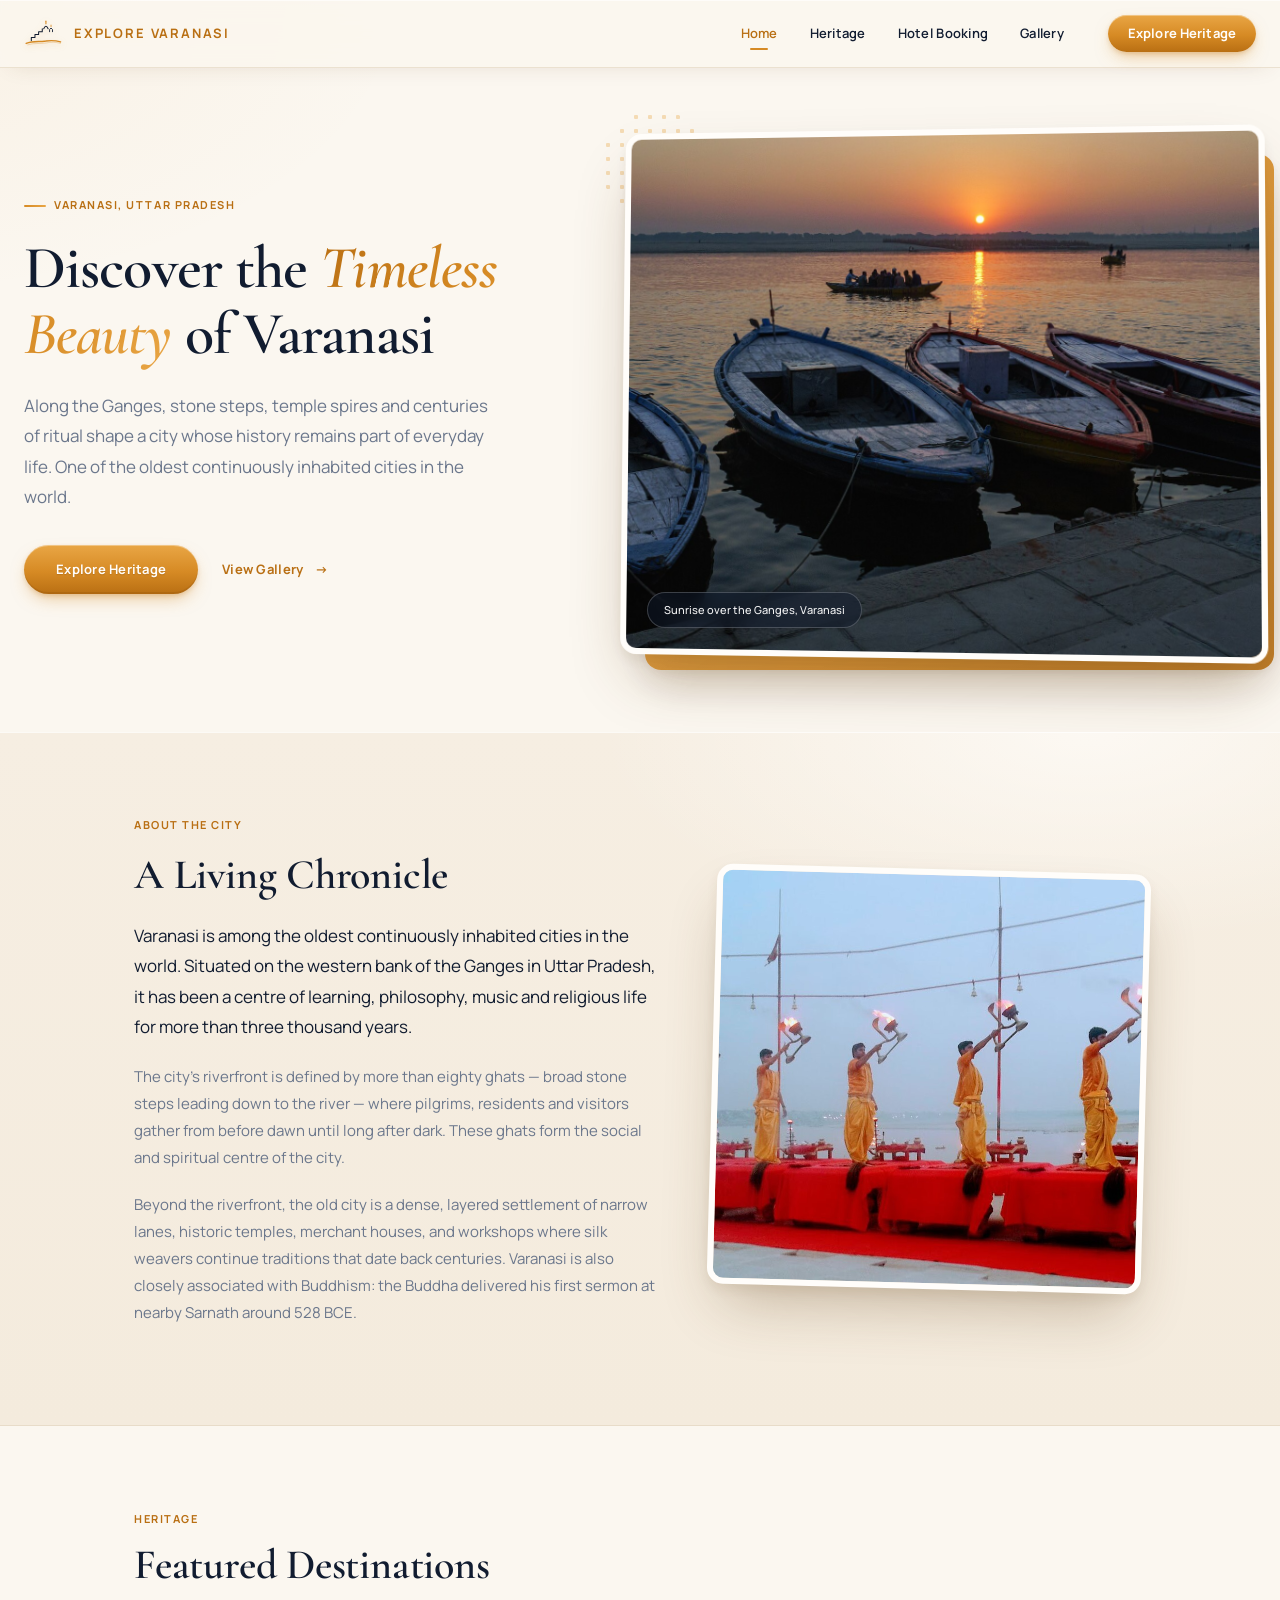
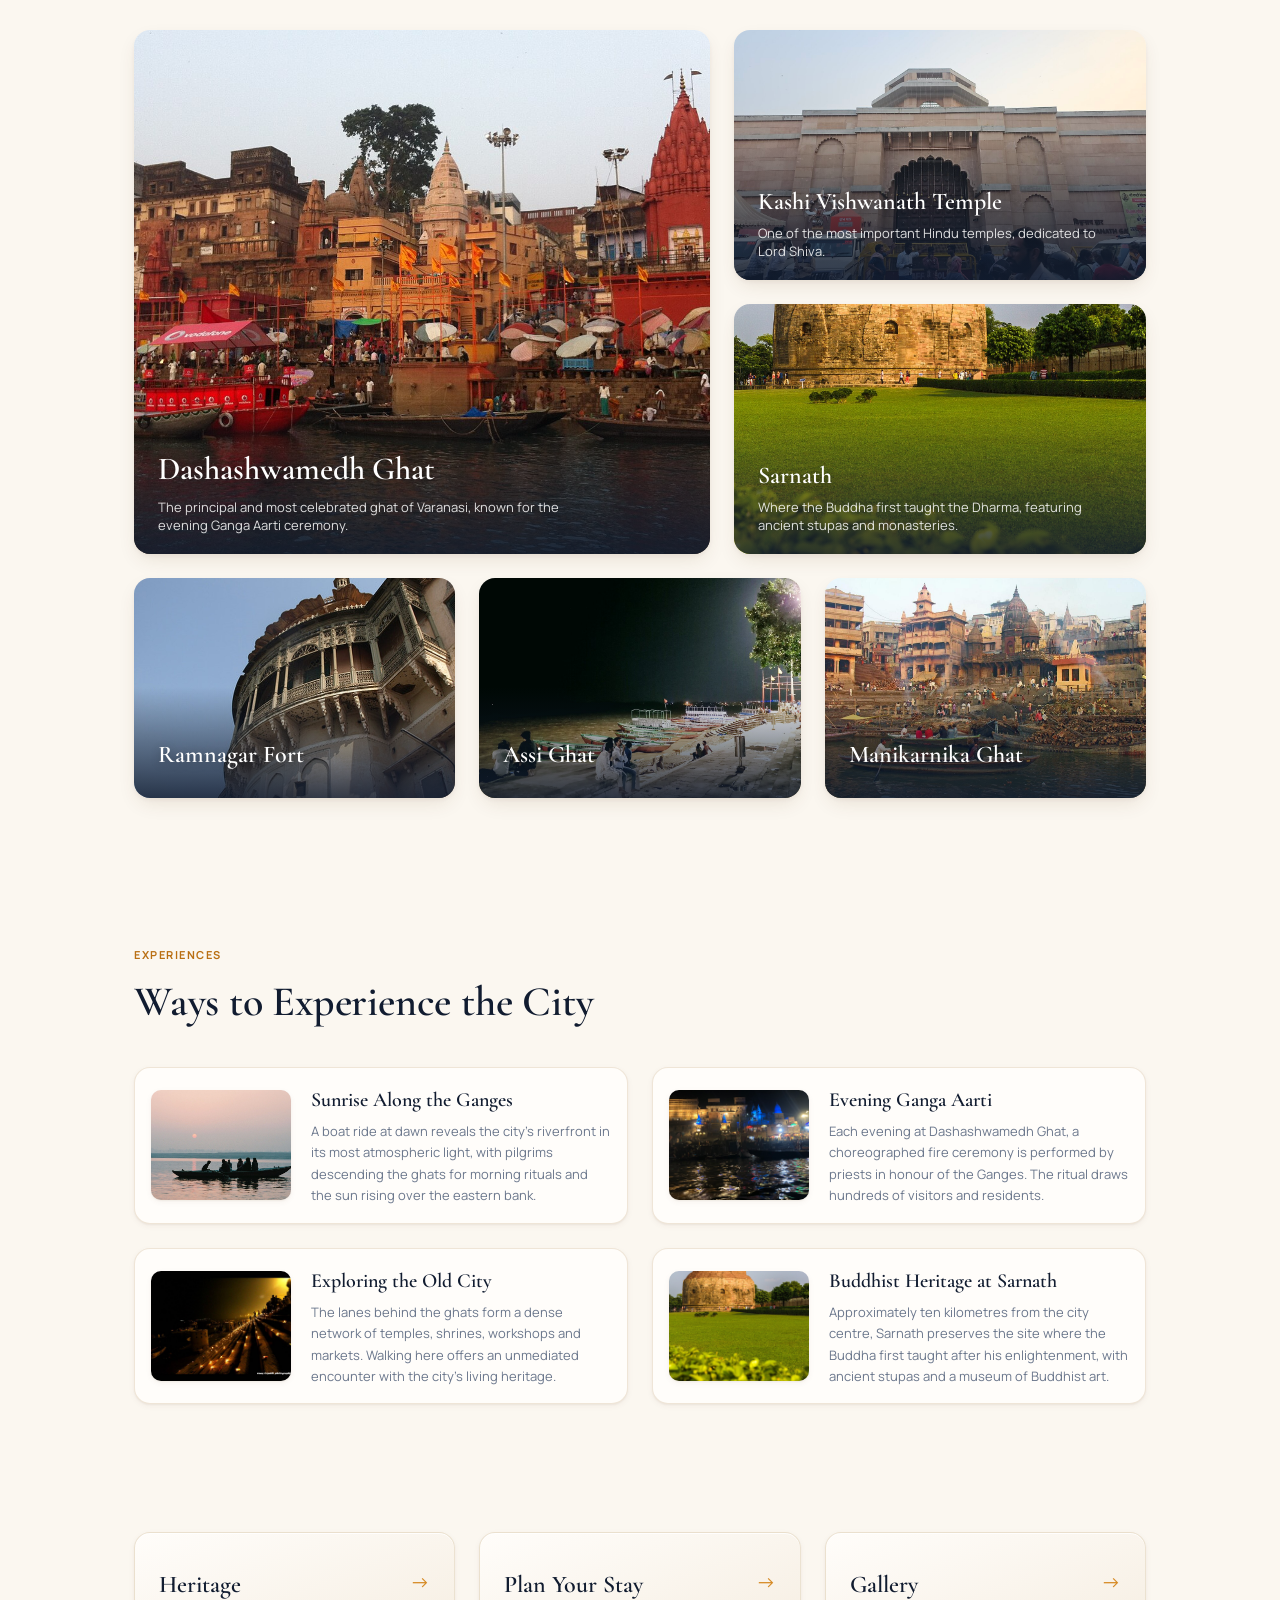
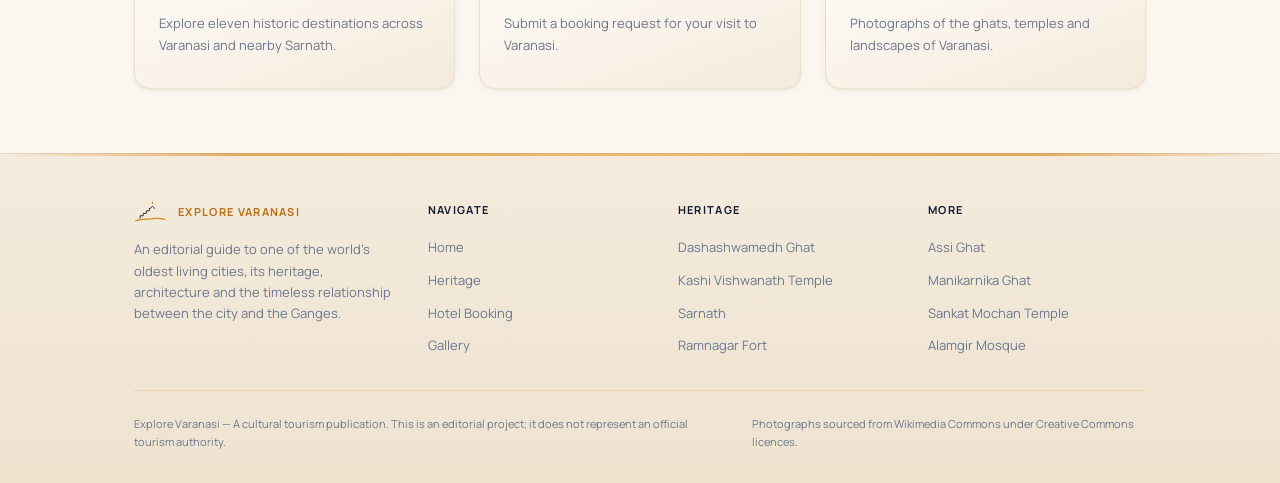
<file: index.html>
<!DOCTYPE html>
<html lang="en">
<head>
  <meta charset="UTF-8">
  <meta name="viewport" content="width=device-width, initial-scale=1.0">
  <title>Explore Varanasi — A City Written in Stone, Water and Time</title>
  <meta name="description" content="Explore Varanasi: an editorial guide to one of the world's oldest living cities. Discover its ghats, temples, heritage and the timeless relationship between the city and the Ganges.">
  <link rel="stylesheet" href="css/style.css">
  <link rel="icon" href="assets/logo.svg" type="image/svg+xml">
</head>
<body>
  <!-- Header -->
  <header class="site-header">
    <div class="header-inner">
      <a href="index.html" class="site-logo">
        <svg xmlns="http://www.w3.org/2000/svg" viewBox="0 0 52 36" fill="none"><path d="M10 28 L10 24 L15 24 L15 20 L20 20 L20 16 L25 16 L25 12" stroke="#111C30" stroke-width="1.4" fill="none" stroke-linejoin="round" stroke-linecap="round"/><path d="M27 12 Q30 5, 33 12" stroke="#111C30" stroke-width="1.4" fill="none" stroke-linecap="round"/><line x1="30" y1="5" x2="30" y2="2" stroke="#D68A24" stroke-width="1.5" stroke-linecap="round"/><circle cx="30" cy="1.5" r="0.8" fill="#D68A24"/><path d="M35 16 L35 13 Q37 9, 39 13 L39 16" stroke="#111C30" stroke-width="1.2" fill="none" stroke-linecap="round"/><line x1="37" y1="9" x2="37" y2="7" stroke="#D68A24" stroke-width="1.2" stroke-linecap="round"/><path d="M3 32 C12 28, 20 30, 28 29 S40 27, 50 30" stroke="#D68A24" stroke-width="2" fill="none" stroke-linecap="round"/><path d="M5 34 C14 31, 22 33, 30 31.5 S42 30, 50 32" stroke="#D68A24" stroke-width="1" fill="none" stroke-linecap="round" opacity="0.4"/></svg>
        <span class="site-logo__text">Explore Varanasi</span>
      </a>
      <button class="nav-toggle" aria-label="Toggle navigation"><span></span><span></span><span></span></button>
      <nav class="main-nav" id="mainNav">
        <ul class="main-nav__list">
          <li><a href="index.html" class="main-nav__link main-nav__link--active">Home</a></li>
          <li><a href="heritage.html" class="main-nav__link">Heritage</a></li>
          <li><a href="hotel-booking.html" class="main-nav__link">Hotel Booking</a></li>
          <li><a href="gallery.html" class="main-nav__link">Gallery</a></li>
        </ul>
        <a href="heritage.html" class="nav-cta">Explore Heritage</a>
      </nav>
    </div>
  </header>

  <main>
    <!-- Hero Section -->
    <section class="hero">
      <div class="hero__grid">
        <div class="hero__content">
          <span class="t-label hero__label">Varanasi, Uttar Pradesh</span>
          <h1 class="hero__title">Discover the <span class="accent-text">Timeless Beauty</span> of Varanasi</h1>
          <p class="hero__description">Along the Ganges, stone steps, temple spires and centuries of ritual shape a city whose history remains part of everyday life. One of the oldest continuously inhabited cities in the world.</p>
          <div class="hero__actions">
            <a href="heritage.html" class="btn btn--primary">Explore Heritage</a>
            <a href="gallery.html" class="btn btn--text">View Gallery</a>
          </div>
        </div>
        <div class="hero__image-wrap">
          <img src="assets/images/ganges-sunrise-boats.jpg" alt="Wooden boats moored on the Ganges at sunrise, Varanasi" class="hero__image" data-fallback="assets/images/2-varanasi.jpg" loading="eager">
          <span class="hero__image-caption">Sunrise over the Ganges, Varanasi</span>
        </div>
      </div>
    </section>

    <!-- Editorial Introduction -->
    <section class="intro-section section--alt">
      <div class="container">
        <div class="intro-grid">
          <div class="intro-text">
            <span class="t-label" style="display:inline-block;margin-bottom:var(--s4)">About the City</span>
            <h2 class="t-h2" style="margin-bottom:var(--s5)">A Living Chronicle</h2>
            <p>Varanasi is among the oldest continuously inhabited cities in the world. Situated on the western bank of the Ganges in Uttar Pradesh, it has been a centre of learning, philosophy, music and religious life for more than three thousand years.</p>
            <p>The city's riverfront is defined by more than eighty ghats — broad stone steps leading down to the river — where pilgrims, residents and visitors gather from before dawn until long after dark. These ghats form the social and spiritual centre of the city.</p>
            <p>Beyond the riverfront, the old city is a dense, layered settlement of narrow lanes, historic temples, merchant houses, and workshops where silk weavers continue traditions that date back centuries. Varanasi is also closely associated with Buddhism: the Buddha delivered his first sermon at nearby Sarnath around 528 BCE.</p>
          </div>
          <img src="assets/images/assi-ghat-varanasi-morning-aarti.jpg" alt="Morning scene at Assi Ghat, Varanasi" class="intro-image" loading="lazy">
        </div>
      </div>
    </section>

    <!-- Featured Destinations -->
    <section class="featured section">
      <div class="container">
        <div class="featured__header">
          <span class="t-label" style="display:inline-block;margin-bottom:var(--s3)">Heritage</span>
          <h2 class="t-h2">Featured Destinations</h2>
        </div>
        <div class="featured__grid">
          <div class="featured__item featured__item--large">
            <a href="dashashwamedh-ghat.html" class="featured__item-link">
              <img src="assets/images/2-varanasi.jpg" alt="Dashashwamedh Ghat, the principal ghat of Varanasi" class="featured__img" loading="lazy">
              <div class="featured__overlay">
                <h3 class="featured__item-title">Dashashwamedh Ghat</h3>
                <p class="featured__item-desc">The principal and most celebrated ghat of Varanasi, known for the evening Ganga Aarti ceremony.</p>
              </div>
            </a>
          </div>
          <div class="featured__item featured__item--small">
            <a href="kashi-vishwanath-temple.html" class="featured__item-link">
              <img src="assets/images/shri-kashi-vishwanath-temple-3.jpg" alt="Kashi Vishwanath Temple, Varanasi" class="featured__img" loading="lazy">
              <div class="featured__overlay">
                <h3 class="featured__item-title">Kashi Vishwanath Temple</h3>
                <p class="featured__item-desc">One of the most important Hindu temples, dedicated to Lord Shiva.</p>
              </div>
            </a>
          </div>
          <div class="featured__item featured__item--small">
            <a href="sarnath.html" class="featured__item-link">
              <img src="assets/images/dhamek-stupa-sarnath.jpg" alt="Dhamek Stupa at Sarnath" class="featured__img" loading="lazy">
              <div class="featured__overlay">
                <h3 class="featured__item-title">Sarnath</h3>
                <p class="featured__item-desc">Where the Buddha first taught the Dharma, featuring ancient stupas and monasteries.</p>
              </div>
            </a>
          </div>
        </div>
        <div class="featured__row">
          <div class="featured__item">
            <a href="ramnagar-fort.html" class="featured__item-link">
              <img src="assets/images/ramnagar-fort-in-varanasi.jpg" alt="Ramnagar Fort on the eastern bank of the Ganges" class="featured__img" loading="lazy">
              <div class="featured__overlay">
                <h3 class="featured__item-title">Ramnagar Fort</h3>
              </div>
            </a>
          </div>
          <div class="featured__item">
            <a href="assi-ghat.html" class="featured__item-link">
              <img src="assets/images/assi-ghat-varanasi.jpg" alt="Assi Ghat in Varanasi" class="featured__img" loading="lazy">
              <div class="featured__overlay">
                <h3 class="featured__item-title">Assi Ghat</h3>
              </div>
            </a>
          </div>
          <div class="featured__item">
            <a href="manikarnika-ghat.html" class="featured__item-link">
              <img src="assets/images/manikarnika-cremation-ghat-varanasi.jpg" alt="Manikarnika Ghat, Varanasi" class="featured__img" loading="lazy">
              <div class="featured__overlay">
                <h3 class="featured__item-title">Manikarnika Ghat</h3>
              </div>
            </a>
          </div>
        </div>
      </div>
    </section>

    <!-- Experiences -->
    <section class="experiences section">
      <div class="container">
        <span class="t-label" style="display:inline-block;margin-bottom:var(--s3)">Experiences</span>
        <h2 class="t-h2">Ways to Experience the City</h2>
        <div class="experiences__list">
          <div class="experience-item">
            <img src="assets/images/sunrise-boat-ride-on-the-ganges-varanasi.jpg" alt="Sunrise over the Ganges at Varanasi" class="experience-item__img" loading="lazy">
            <div>
              <h3 class="experience-item__title">Sunrise Along the Ganges</h3>
              <p class="experience-item__text">A boat ride at dawn reveals the city's riverfront in its most atmospheric light, with pilgrims descending the ghats for morning rituals and the sun rising over the eastern bank.</p>
            </div>
          </div>
          <div class="experience-item">
            <img src="assets/images/a-wonderful-view-of-ganga-aarati-worship-at-varanasi-india.jpg" alt="Evening Ganga Aarti ceremony at Dashashwamedh Ghat" class="experience-item__img" loading="lazy">
            <div>
              <h3 class="experience-item__title">Evening Ganga Aarti</h3>
              <p class="experience-item__text">Each evening at Dashashwamedh Ghat, a choreographed fire ceremony is performed by priests in honour of the Ganges. The ritual draws hundreds of visitors and residents.</p>
            </div>
          </div>
          <div class="experience-item">
            <img src="assets/images/aditya-narayan-mishra-varanasi-12.jpg" alt="Narrow lanes and historic architecture in old Varanasi" class="experience-item__img" loading="lazy">
            <div>
              <h3 class="experience-item__title">Exploring the Old City</h3>
              <p class="experience-item__text">The lanes behind the ghats form a dense network of temples, shrines, workshops and markets. Walking here offers an unmediated encounter with the city's living heritage.</p>
            </div>
          </div>
          <div class="experience-item">
            <img src="assets/images/dhamek-stupa-sarnath.jpg" alt="Dhamek Stupa at Sarnath" class="experience-item__img" loading="lazy">
            <div>
              <h3 class="experience-item__title">Buddhist Heritage at Sarnath</h3>
              <p class="experience-item__text">Approximately ten kilometres from the city centre, Sarnath preserves the site where the Buddha first taught after his enlightenment, with ancient stupas and a museum of Buddhist art.</p>
            </div>
          </div>
        </div>
      </div>
    </section>

    <!-- Closing Links -->
    <section class="closing-links section--sm">
      <div class="container">
        <div class="closing-links__grid">
          <a href="heritage.html" class="closing-link">
            <h3 class="closing-link__title">Heritage</h3>
            <p class="closing-link__desc">Explore eleven historic destinations across Varanasi and nearby Sarnath.</p>
          </a>
          <a href="hotel-booking.html" class="closing-link">
            <h3 class="closing-link__title">Plan Your Stay</h3>
            <p class="closing-link__desc">Submit a booking request for your visit to Varanasi.</p>
          </a>
          <a href="gallery.html" class="closing-link">
            <h3 class="closing-link__title">Gallery</h3>
            <p class="closing-link__desc">Photographs of the ghats, temples and landscapes of Varanasi.</p>
          </a>
        </div>
      </div>
    </section>
  </main>

  <!-- Footer -->
  <footer class="site-footer">
    <div class="footer-inner">
      <div class="footer-top">
        <div class="footer-brand">
          <div class="footer-brand__logo">
            <svg xmlns="http://www.w3.org/2000/svg" viewBox="0 0 52 36" fill="none"><path d="M10 28 L10 24 L15 24 L15 20 L20 20 L20 16 L25 16 L25 12" stroke="#111C30" stroke-width="1.4" fill="none" stroke-linejoin="round" stroke-linecap="round"/><path d="M27 12 Q30 5, 33 12" stroke="#111C30" stroke-width="1.4" fill="none" stroke-linecap="round"/><line x1="30" y1="5" x2="30" y2="2" stroke="#D68A24" stroke-width="1.5" stroke-linecap="round"/><circle cx="30" cy="1.5" r="0.8" fill="#D68A24"/><path d="M3 32 C12 28, 20 30, 28 29 S40 27, 50 30" stroke="#D68A24" stroke-width="2" fill="none" stroke-linecap="round"/></svg>
            <span class="footer-brand__name">Explore Varanasi</span>
          </div>
          <p class="footer-brand__desc">An editorial guide to one of the world's oldest living cities, its heritage, architecture and the timeless relationship between the city and the Ganges.</p>
        </div>
        <div class="footer-col">
          <h4 class="footer-col__title">Navigate</h4>
          <ul>
            <li><a href="index.html">Home</a></li>
            <li><a href="heritage.html">Heritage</a></li>
            <li><a href="hotel-booking.html">Hotel Booking</a></li>
            <li><a href="gallery.html">Gallery</a></li>
          </ul>
        </div>
        <div class="footer-col">
          <h4 class="footer-col__title">Heritage</h4>
          <ul>
            <li><a href="dashashwamedh-ghat.html">Dashashwamedh Ghat</a></li>
            <li><a href="kashi-vishwanath-temple.html">Kashi Vishwanath Temple</a></li>
            <li><a href="sarnath.html">Sarnath</a></li>
            <li><a href="ramnagar-fort.html">Ramnagar Fort</a></li>
          </ul>
        </div>
        <div class="footer-col">
          <h4 class="footer-col__title">More</h4>
          <ul>
            <li><a href="assi-ghat.html">Assi Ghat</a></li>
            <li><a href="manikarnika-ghat.html">Manikarnika Ghat</a></li>
            <li><a href="sankat-mochan-temple.html">Sankat Mochan Temple</a></li>
            <li><a href="alamgir-mosque.html">Alamgir Mosque</a></li>
          </ul>
        </div>
      </div>
      <div class="footer-bottom">
        <p>Explore Varanasi — A cultural tourism publication. This is an editorial project; it does not represent an official tourism authority.</p>
        <p>Photographs sourced from Wikimedia Commons under Creative Commons licences.</p>
      </div>
    </div>
  </footer>

  <script src="js/script.js"></script>
</body>
</html>
</file>
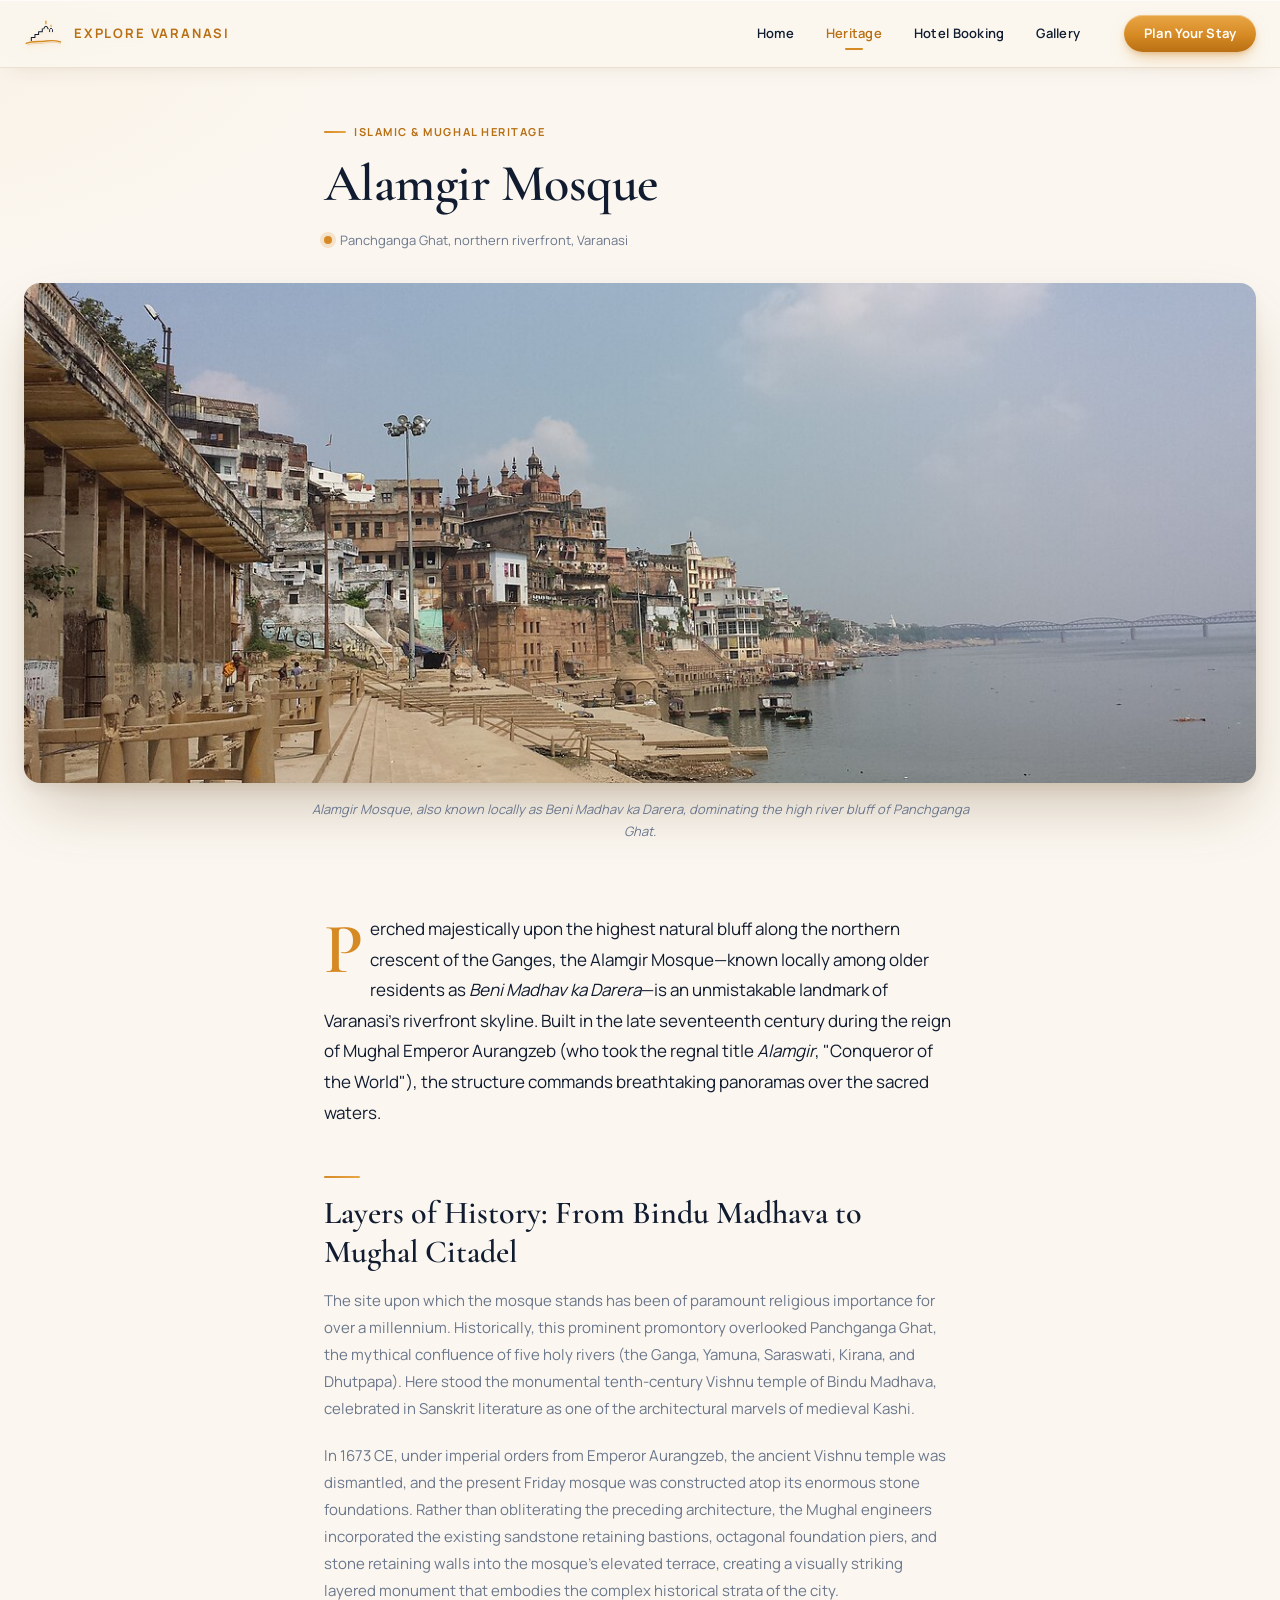
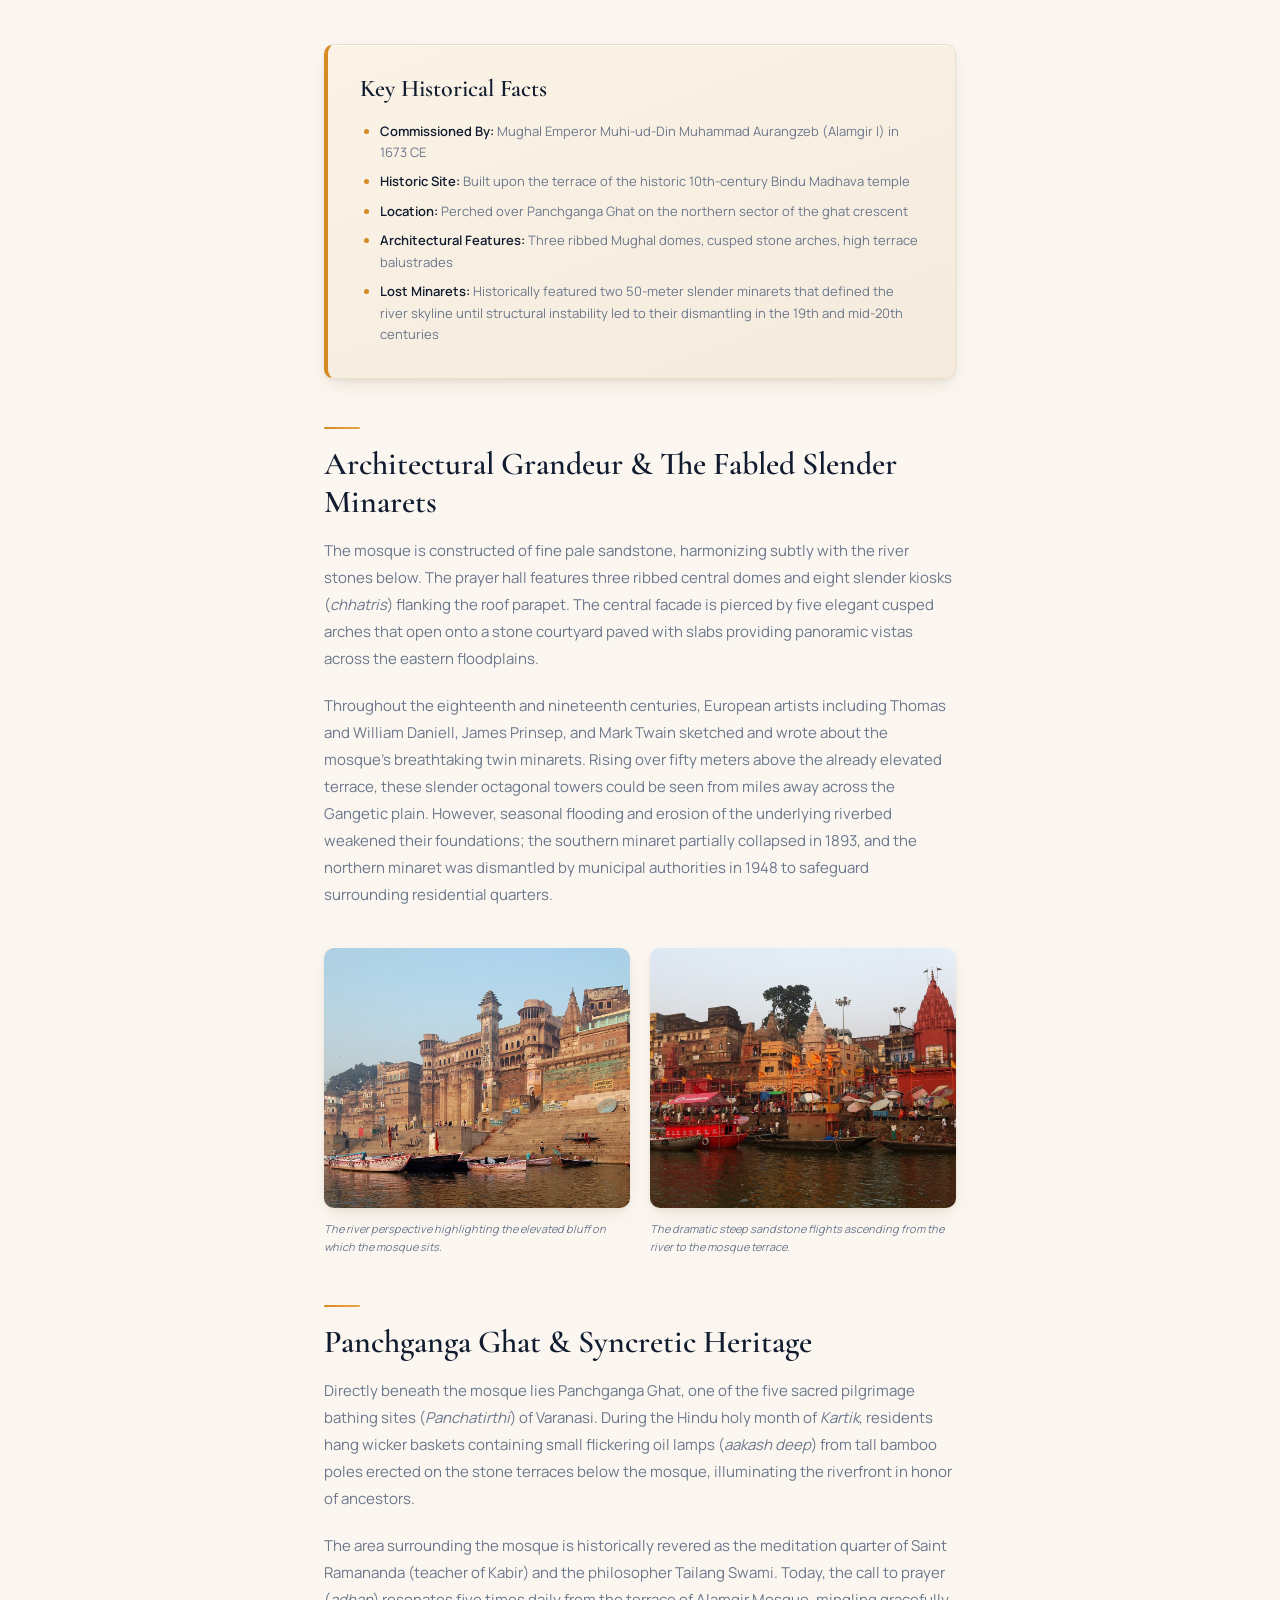
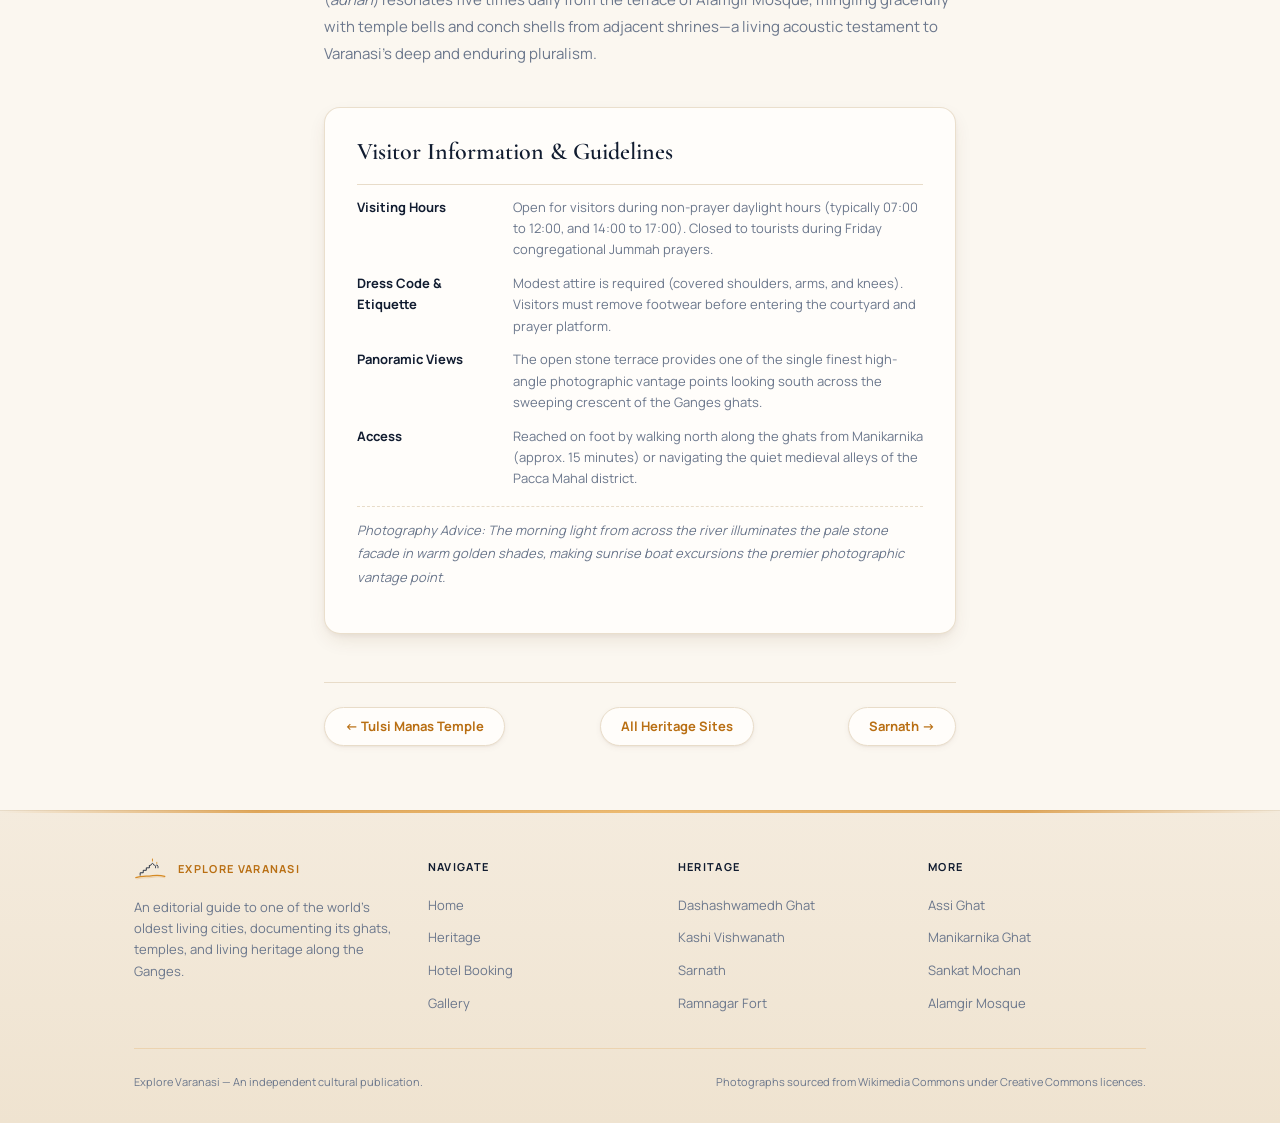
<file: alamgir-mosque.html>
<!DOCTYPE html>
<html lang="en">
<head>
  <meta charset="UTF-8">
  <meta name="viewport" content="width=device-width, initial-scale=1.0">
  <title>Alamgir Mosque — Explore Varanasi</title>
  <meta name="description" content="Alamgir Mosque: the seventeenth-century Mughal mosque built by Emperor Aurangzeb, perched dramatically high above Panchganga Ghat overlooking the River Ganges.">
  <link rel="stylesheet" href="css/style.css">
  <link rel="icon" href="assets/logo.svg" type="image/svg+xml">
</head>
<body>
  <!-- Header -->
  <header class="site-header">
    <div class="header-inner">
      <a href="index.html" class="site-logo">
        <svg xmlns="http://www.w3.org/2000/svg" viewBox="0 0 52 36" fill="none"><path d="M10 28 L10 24 L15 24 L15 20 L20 20 L20 16 L25 16 L25 12" stroke="#111C30" stroke-width="1.4" fill="none" stroke-linejoin="round" stroke-linecap="round"/><path d="M27 12 Q30 5, 33 12" stroke="#111C30" stroke-width="1.4" fill="none" stroke-linecap="round"/><line x1="30" y1="5" x2="30" y2="2" stroke="#D68A24" stroke-width="1.5" stroke-linecap="round"/><circle cx="30" cy="1.5" r="0.8" fill="#D68A24"/><path d="M35 16 L35 13 Q37 9, 39 13 L39 16" stroke="#111C30" stroke-width="1.2" fill="none" stroke-linecap="round"/><line x1="37" y1="9" x2="37" y2="7" stroke="#D68A24" stroke-width="1.2" stroke-linecap="round"/><path d="M3 32 C12 28, 20 30, 28 29 S40 27, 50 30" stroke="#D68A24" stroke-width="2" fill="none" stroke-linecap="round"/><path d="M5 34 C14 31, 22 33, 30 31.5 S42 30, 50 32" stroke="#D68A24" stroke-width="1" fill="none" stroke-linecap="round" opacity="0.4"/></svg>
        <span class="site-logo__text">Explore Varanasi</span>
      </a>
      <button class="nav-toggle" aria-label="Toggle navigation"><span></span><span></span><span></span></button>
      <nav class="main-nav" id="mainNav">
        <ul class="main-nav__list">
          <li><a href="index.html" class="main-nav__link">Home</a></li>
          <li><a href="heritage.html" class="main-nav__link main-nav__link--active">Heritage</a></li>
          <li><a href="hotel-booking.html" class="main-nav__link">Hotel Booking</a></li>
          <li><a href="gallery.html" class="main-nav__link">Gallery</a></li>
        </ul>
        <a href="hotel-booking.html" class="nav-cta">Plan Your Stay</a>
      </nav>
    </div>
  </header>

  <main>
    <!-- Article Hero -->
    <article class="article">
      <header class="article-hero">
        <div class="container container--narrow">
          <span class="t-label article-hero__label">Islamic & Mughal Heritage</span>
          <h1 class="article-hero__title">Alamgir Mosque</h1>
          <p class="article-hero__location">Panchganga Ghat, northern riverfront, Varanasi</p>
        </div>
        <div class="article-hero__img-wrap">
          <img src="assets/images/alamgir-mosque-varanasi-india-october-2014.jpg" alt="Alamgir Mosque towering on massive sandstone substructures over Panchganga Ghat" class="article-hero__img" loading="eager">
          <p class="article-hero__caption">Alamgir Mosque, also known locally as Beni Madhav ka Darera, dominating the high river bluff of Panchganga Ghat.</p>
        </div>
      </header>

      <div class="article-body">
        <p class="intro-para">Perched majestically upon the highest natural bluff along the northern crescent of the Ganges, the Alamgir Mosque—known locally among older residents as <em>Beni Madhav ka Darera</em>—is an unmistakable landmark of Varanasi’s riverfront skyline. Built in the late seventeenth century during the reign of Mughal Emperor Aurangzeb (who took the regnal title <em>Alamgir</em>, "Conqueror of the World"), the structure commands breathtaking panoramas over the sacred waters.</p>

        <h2>Layers of History: From Bindu Madhava to Mughal Citadel</h2>
        <p>The site upon which the mosque stands has been of paramount religious importance for over a millennium. Historically, this prominent promontory overlooked Panchganga Ghat, the mythical confluence of five holy rivers (the Ganga, Yamuna, Saraswati, Kirana, and Dhutpapa). Here stood the monumental tenth-century Vishnu temple of Bindu Madhava, celebrated in Sanskrit literature as one of the architectural marvels of medieval Kashi.</p>

        <p>In 1673 CE, under imperial orders from Emperor Aurangzeb, the ancient Vishnu temple was dismantled, and the present Friday mosque was constructed atop its enormous stone foundations. Rather than obliterating the preceding architecture, the Mughal engineers incorporated the existing sandstone retaining bastions, octagonal foundation piers, and stone retaining walls into the mosque's elevated terrace, creating a visually striking layered monument that embodies the complex historical strata of the city.</p>

        <!-- Fact Panel -->
        <div class="fact-panel">
          <h3 class="fact-panel__title">Key Historical Facts</h3>
          <ul>
            <li><strong>Commissioned By:</strong> Mughal Emperor Muhi-ud-Din Muhammad Aurangzeb (Alamgir I) in 1673 CE</li>
            <li><strong>Historic Site:</strong> Built upon the terrace of the historic 10th-century Bindu Madhava temple</li>
            <li><strong>Location:</strong> Perched over Panchganga Ghat on the northern sector of the ghat crescent</li>
            <li><strong>Architectural Features:</strong> Three ribbed Mughal domes, cusped stone arches, high terrace balustrades</li>
            <li><strong>Lost Minarets:</strong> Historically featured two 50-meter slender minarets that defined the river skyline until structural instability led to their dismantling in the 19th and mid-20th centuries</li>
          </ul>
        </div>

        <h2>Architectural Grandeur & The Fabled Slender Minarets</h2>
        <p>The mosque is constructed of fine pale sandstone, harmonizing subtly with the river stones below. The prayer hall features three ribbed central domes and eight slender kiosks (<em>chhatris</em>) flanking the roof parapet. The central facade is pierced by five elegant cusped arches that open onto a stone courtyard paved with slabs providing panoramic vistas across the eastern floodplains.</p>

        <p>Throughout the eighteenth and nineteenth centuries, European artists including Thomas and William Daniell, James Prinsep, and Mark Twain sketched and wrote about the mosque's breathtaking twin minarets. Rising over fifty meters above the already elevated terrace, these slender octagonal towers could be seen from miles away across the Gangetic plain. However, seasonal flooding and erosion of the underlying riverbed weakened their foundations; the southern minaret partially collapsed in 1893, and the northern minaret was dismantled by municipal authorities in 1948 to safeguard surrounding residential quarters.</p>

        <!-- Article Secondary Images -->
        <div class="article-images">
          <div>
            <img src="assets/images/munshi-ghat-riverfront.jpg" alt="Panoramic view of the river curve showcasing the elevated northern ghats" loading="lazy">
            <figcaption>The river perspective highlighting the elevated bluff on which the mosque sits.</figcaption>
          </div>
          <div>
            <img src="assets/images/2-varanasi.jpg" alt="Stone stairways characteristic of the ascent to Panchganga Ghat" loading="lazy">
            <figcaption>The dramatic steep sandstone flights ascending from the river to the mosque terrace.</figcaption>
          </div>
        </div>

        <h2>Panchganga Ghat & Syncretic Heritage</h2>
        <p>Directly beneath the mosque lies Panchganga Ghat, one of the five sacred pilgrimage bathing sites (<em>Panchatirthi</em>) of Varanasi. During the Hindu holy month of <em>Kartik</em>, residents hang wicker baskets containing small flickering oil lamps (<em>aakash deep</em>) from tall bamboo poles erected on the stone terraces below the mosque, illuminating the riverfront in honor of ancestors.</p>

        <p>The area surrounding the mosque is historically revered as the meditation quarter of Saint Ramananda (teacher of Kabir) and the philosopher Tailang Swami. Today, the call to prayer (<em>adhan</em>) resonates five times daily from the terrace of Alamgir Mosque, mingling gracefully with temple bells and conch shells from adjacent shrines—a living acoustic testament to Varanasi's deep and enduring pluralism.</p>

        <!-- Visitor Info Box -->
        <div class="visitor-info">
          <h3 class="visitor-info__title">Visitor Information & Guidelines</h3>
          <dl>
            <dt>Visiting Hours</dt>
            <dd>Open for visitors during non-prayer daylight hours (typically 07:00 to 12:00, and 14:00 to 17:00). Closed to tourists during Friday congregational Jummah prayers.</dd>
            <dt>Dress Code & Etiquette</dt>
            <dd>Modest attire is required (covered shoulders, arms, and knees). Visitors must remove footwear before entering the courtyard and prayer platform.</dd>
            <dt>Panoramic Views</dt>
            <dd>The open stone terrace provides one of the single finest high-angle photographic vantage points looking south across the sweeping crescent of the Ganges ghats.</dd>
            <dt>Access</dt>
            <dd>Reached on foot by walking north along the ghats from Manikarnika (approx. 15 minutes) or navigating the quiet medieval alleys of the Pacca Mahal district.</dd>
          </dl>
          <p class="visitor-info__note">Photography Advice: The morning light from across the river illuminates the pale stone facade in warm golden shades, making sunrise boat excursions the premier photographic vantage point.</p>
        </div>

        <!-- Article Navigation -->
        <nav class="article-nav" aria-label="Destination navigation">
          <a href="tulsi-manas-temple.html">← Tulsi Manas Temple</a>
          <a href="heritage.html">All Heritage Sites</a>
          <a href="sarnath.html">Sarnath →</a>
        </nav>
      </div>
    </article>
  </main>

  <!-- Footer -->
  <footer class="site-footer">
    <div class="footer-inner">
      <div class="footer-top">
        <div class="footer-brand">
          <div class="footer-brand__logo">
            <svg xmlns="http://www.w3.org/2000/svg" viewBox="0 0 52 36" fill="none"><path d="M10 28 L10 24 L15 24 L15 20 L20 20 L20 16 L25 16 L25 12" stroke="#111C30" stroke-width="1.4" fill="none" stroke-linejoin="round" stroke-linecap="round"/><path d="M27 12 Q30 5, 33 12" stroke="#111C30" stroke-width="1.4" fill="none" stroke-linecap="round"/><line x1="30" y1="5" x2="30" y2="2" stroke="#D68A24" stroke-width="1.5" stroke-linecap="round"/><circle cx="30" cy="1.5" r="0.8" fill="#D68A24"/><path d="M35 16 L35 13 Q37 9, 39 13 L39 16" stroke="#111C30" stroke-width="1.2" fill="none" stroke-linecap="round"/><line x1="37" y1="9" x2="37" y2="7" stroke="#D68A24" stroke-width="1.2" stroke-linecap="round"/><path d="M3 32 C12 28, 20 30, 28 29 S40 27, 50 30" stroke="#D68A24" stroke-width="2" fill="none" stroke-linecap="round"/><path d="M5 34 C14 31, 22 33, 30 31.5 S42 30, 50 32" stroke="#D68A24" stroke-width="1" fill="none" stroke-linecap="round" opacity="0.4"/></svg>
            <span class="footer-brand__name">Explore Varanasi</span>
          </div>
          <p class="footer-brand__desc">An editorial guide to one of the world's oldest living cities, documenting its ghats, temples, and living heritage along the Ganges.</p>
        </div>
        <div class="footer-col">
          <h4 class="footer-col__title">Navigate</h4>
          <ul>
            <li><a href="index.html">Home</a></li>
            <li><a href="heritage.html">Heritage</a></li>
            <li><a href="hotel-booking.html">Hotel Booking</a></li>
            <li><a href="gallery.html">Gallery</a></li>
          </ul>
        </div>
        <div class="footer-col">
          <h4 class="footer-col__title">Heritage</h4>
          <ul>
            <li><a href="dashashwamedh-ghat.html">Dashashwamedh Ghat</a></li>
            <li><a href="kashi-vishwanath-temple.html">Kashi Vishwanath</a></li>
            <li><a href="sarnath.html">Sarnath</a></li>
            <li><a href="ramnagar-fort.html">Ramnagar Fort</a></li>
          </ul>
        </div>
        <div class="footer-col">
          <h4 class="footer-col__title">More</h4>
          <ul>
            <li><a href="assi-ghat.html">Assi Ghat</a></li>
            <li><a href="manikarnika-ghat.html">Manikarnika Ghat</a></li>
            <li><a href="sankat-mochan-temple.html">Sankat Mochan</a></li>
            <li><a href="alamgir-mosque.html">Alamgir Mosque</a></li>
          </ul>
        </div>
      </div>
      <div class="footer-bottom">
        <p>Explore Varanasi — An independent cultural publication.</p>
        <p>Photographs sourced from Wikimedia Commons under Creative Commons licences.</p>
      </div>
    </div>
  </footer>

  <script src="js/script.js"></script>
</body>
</html>
</file>
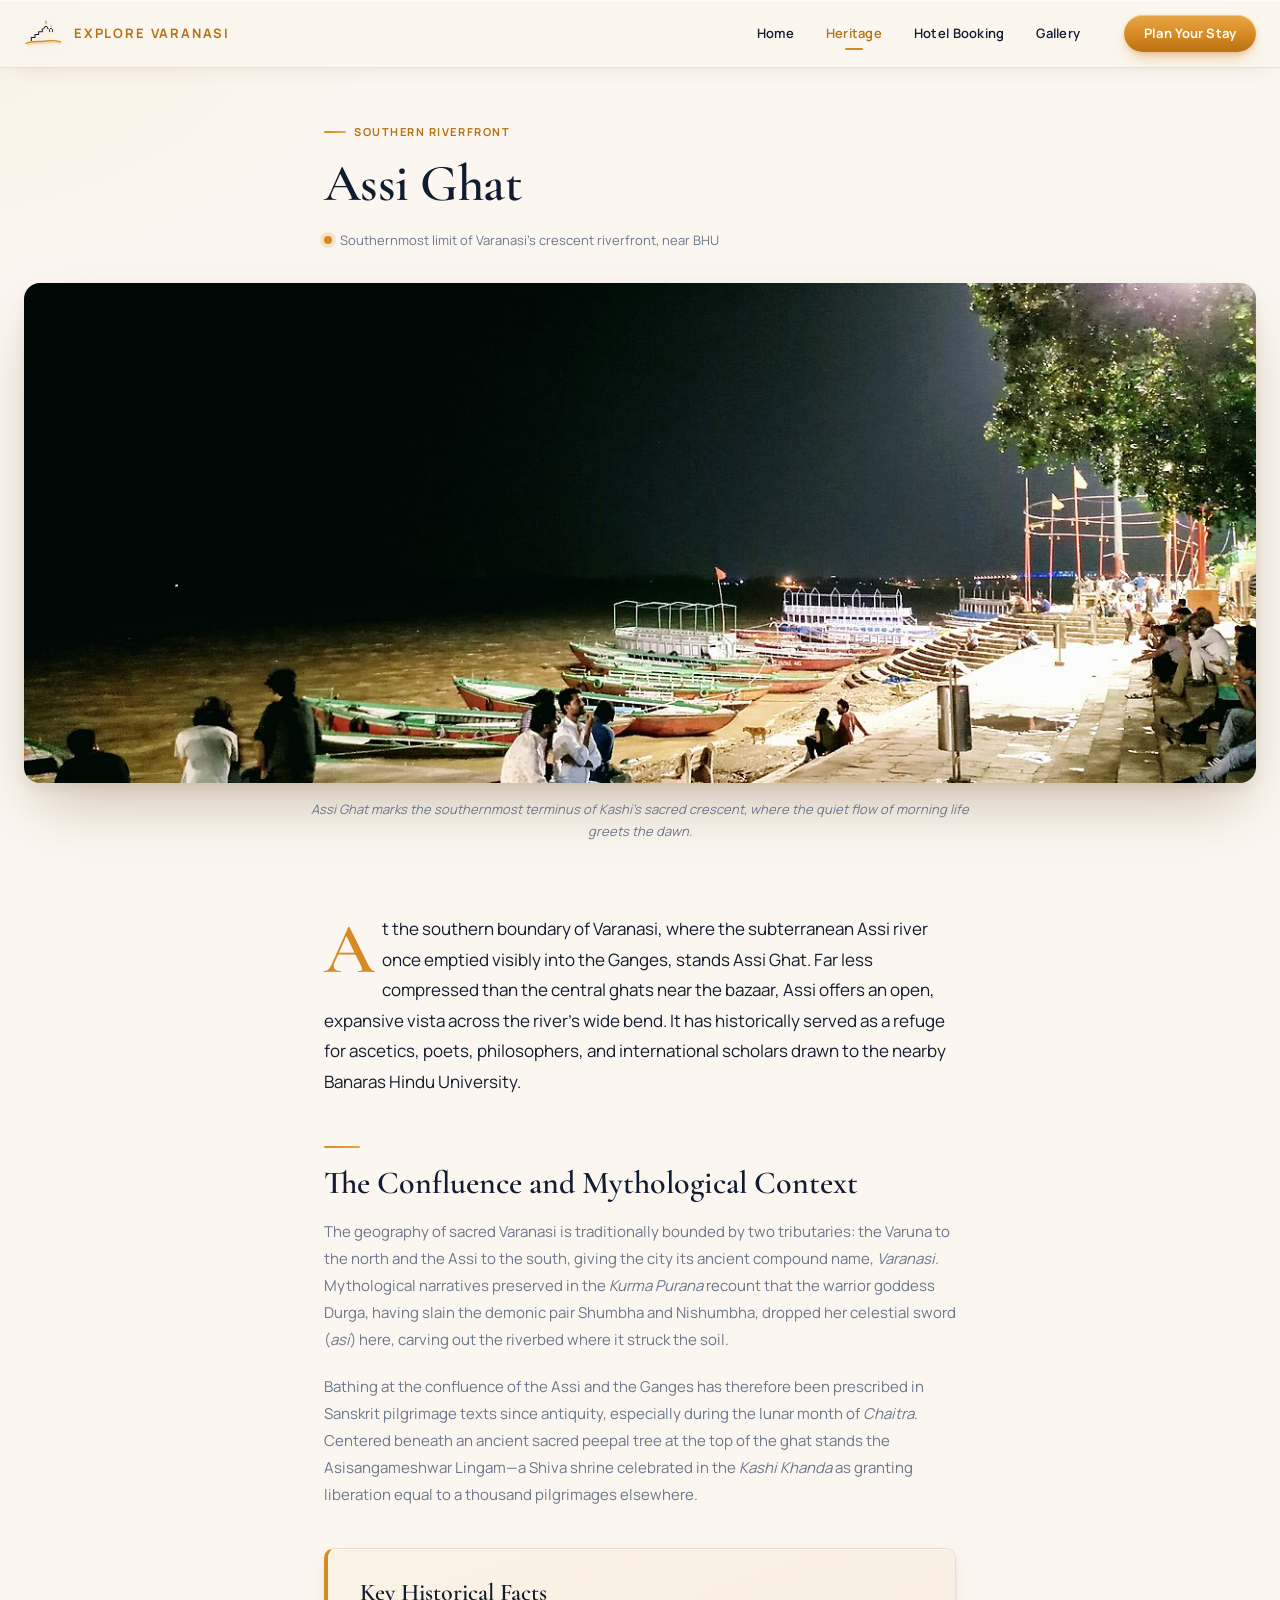
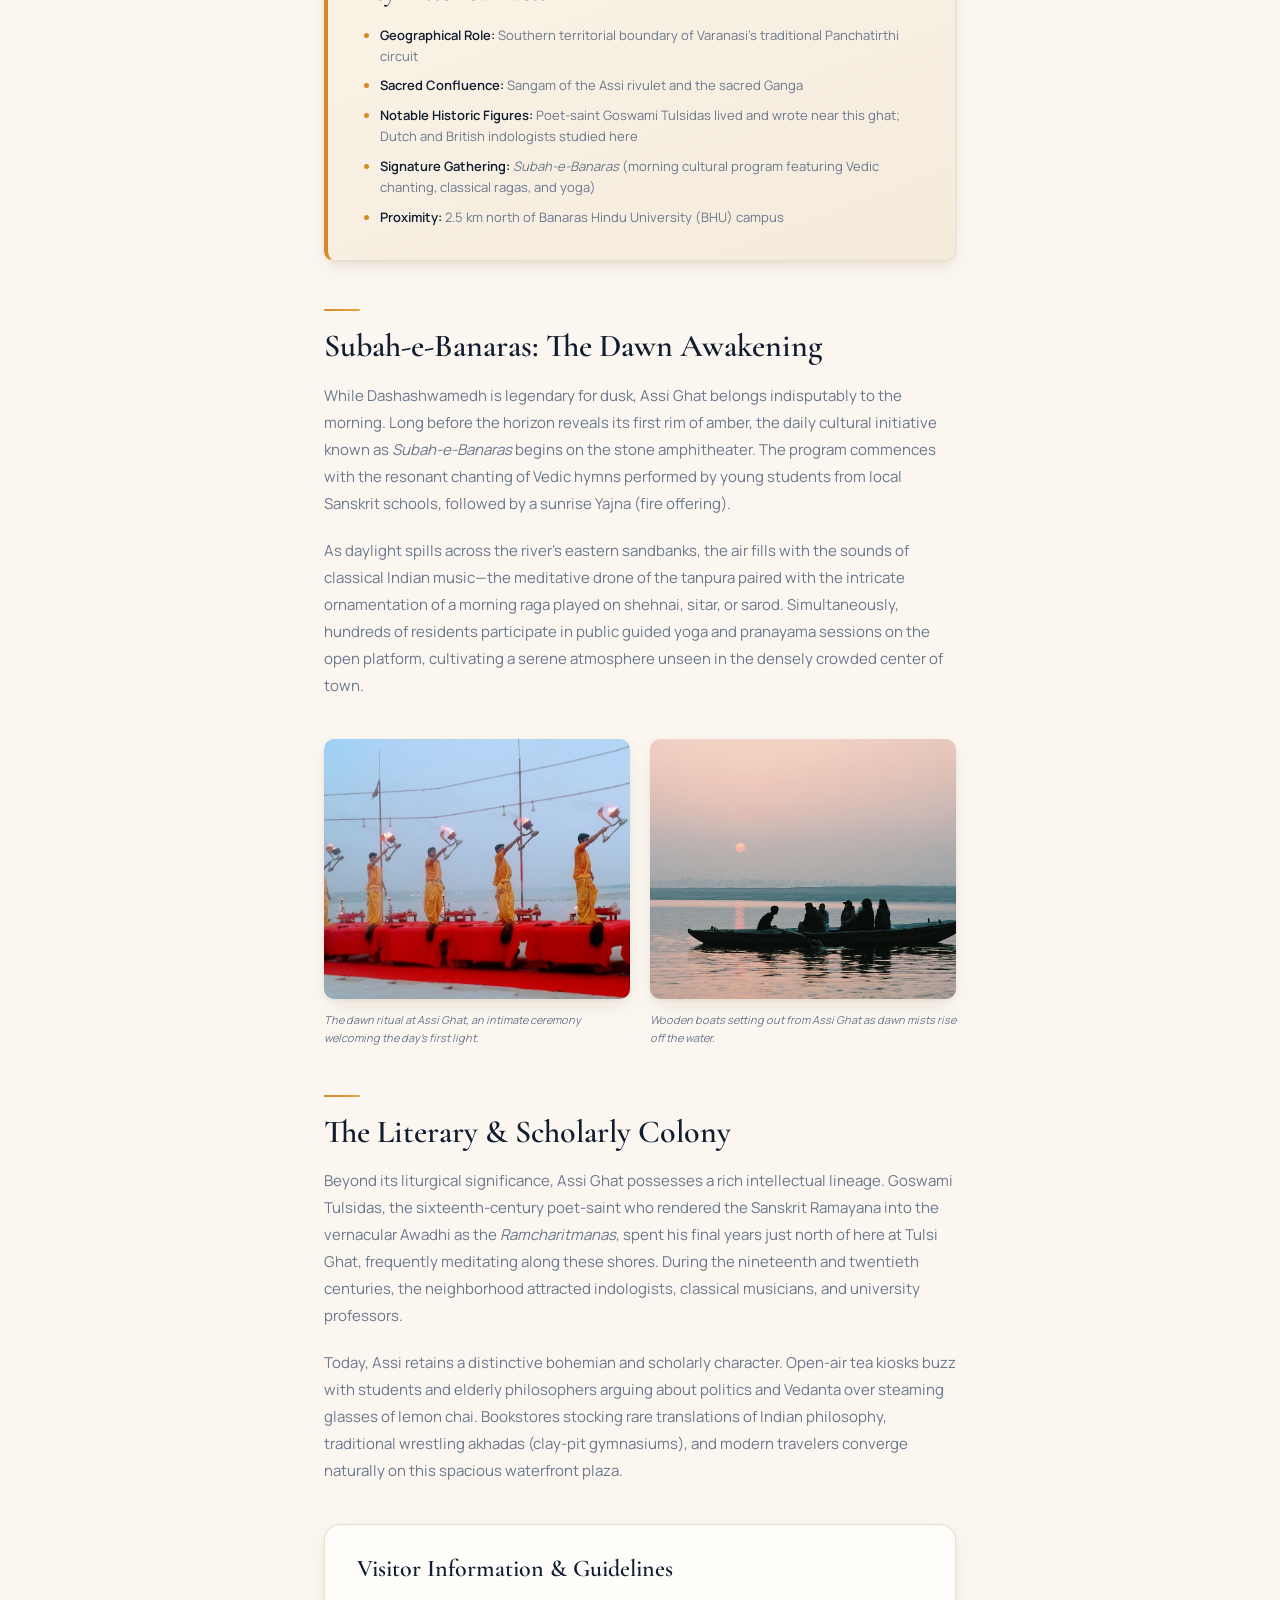
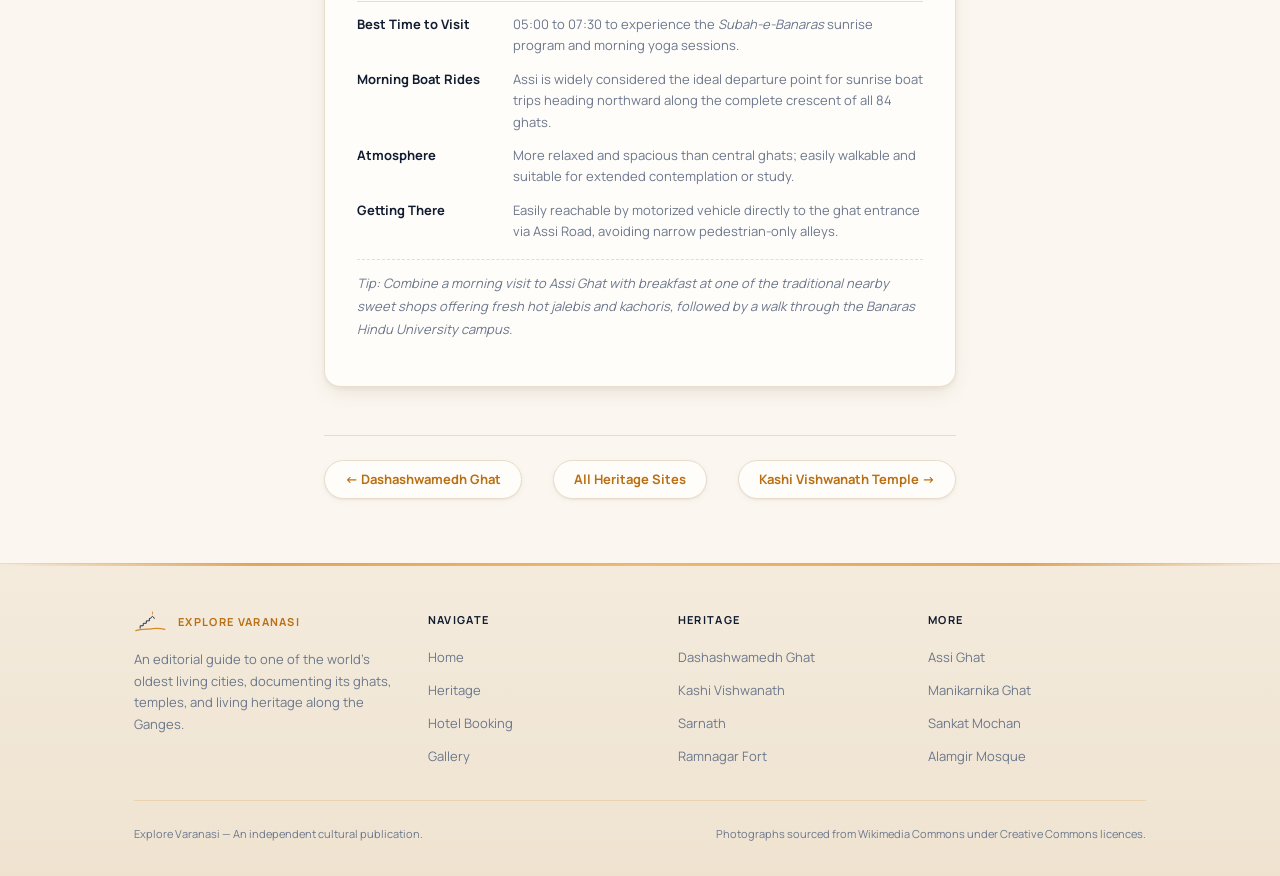
<file: assi-ghat.html>
<!DOCTYPE html>
<html lang="en">
<head>
  <meta charset="UTF-8">
  <meta name="viewport" content="width=device-width, initial-scale=1.0">
  <title>Assi Ghat — Explore Varanasi</title>
  <meta name="description" content="Assi Ghat: the southern gateway to Varanasi, where the mythical Assi stream meets the Ganges, celebrated for morning yoga, Subah-e-Banaras, and scholar gatherings.">
  <link rel="stylesheet" href="css/style.css">
  <link rel="icon" href="assets/logo.svg" type="image/svg+xml">
</head>
<body>
  <!-- Header -->
  <header class="site-header">
    <div class="header-inner">
      <a href="index.html" class="site-logo">
        <svg xmlns="http://www.w3.org/2000/svg" viewBox="0 0 52 36" fill="none"><path d="M10 28 L10 24 L15 24 L15 20 L20 20 L20 16 L25 16 L25 12" stroke="#111C30" stroke-width="1.4" fill="none" stroke-linejoin="round" stroke-linecap="round"/><path d="M27 12 Q30 5, 33 12" stroke="#111C30" stroke-width="1.4" fill="none" stroke-linecap="round"/><line x1="30" y1="5" x2="30" y2="2" stroke="#D68A24" stroke-width="1.5" stroke-linecap="round"/><circle cx="30" cy="1.5" r="0.8" fill="#D68A24"/><path d="M35 16 L35 13 Q37 9, 39 13 L39 16" stroke="#111C30" stroke-width="1.2" fill="none" stroke-linecap="round"/><line x1="37" y1="9" x2="37" y2="7" stroke="#D68A24" stroke-width="1.2" stroke-linecap="round"/><path d="M3 32 C12 28, 20 30, 28 29 S40 27, 50 30" stroke="#D68A24" stroke-width="2" fill="none" stroke-linecap="round"/><path d="M5 34 C14 31, 22 33, 30 31.5 S42 30, 50 32" stroke="#D68A24" stroke-width="1" fill="none" stroke-linecap="round" opacity="0.4"/></svg>
        <span class="site-logo__text">Explore Varanasi</span>
      </a>
      <button class="nav-toggle" aria-label="Toggle navigation"><span></span><span></span><span></span></button>
      <nav class="main-nav" id="mainNav">
        <ul class="main-nav__list">
          <li><a href="index.html" class="main-nav__link">Home</a></li>
          <li><a href="heritage.html" class="main-nav__link main-nav__link--active">Heritage</a></li>
          <li><a href="hotel-booking.html" class="main-nav__link">Hotel Booking</a></li>
          <li><a href="gallery.html" class="main-nav__link">Gallery</a></li>
        </ul>
        <a href="hotel-booking.html" class="nav-cta">Plan Your Stay</a>
      </nav>
    </div>
  </header>

  <main>
    <!-- Article Hero -->
    <article class="article">
      <header class="article-hero">
        <div class="container container--narrow">
          <span class="t-label article-hero__label">Southern Riverfront</span>
          <h1 class="article-hero__title">Assi Ghat</h1>
          <p class="article-hero__location">Southernmost limit of Varanasi's crescent riverfront, near BHU</p>
        </div>
        <div class="article-hero__img-wrap">
          <img src="assets/images/assi-ghat-varanasi.jpg" alt="Broad river expanse and open stone plaza of Assi Ghat" class="article-hero__img" loading="eager">
          <p class="article-hero__caption">Assi Ghat marks the southernmost terminus of Kashi's sacred crescent, where the quiet flow of morning life greets the dawn.</p>
        </div>
      </header>

      <div class="article-body">
        <p class="intro-para">At the southern boundary of Varanasi, where the subterranean Assi river once emptied visibly into the Ganges, stands Assi Ghat. Far less compressed than the central ghats near the bazaar, Assi offers an open, expansive vista across the river's wide bend. It has historically served as a refuge for ascetics, poets, philosophers, and international scholars drawn to the nearby Banaras Hindu University.</p>

        <h2>The Confluence and Mythological Context</h2>
        <p>The geography of sacred Varanasi is traditionally bounded by two tributaries: the Varuna to the north and the Assi to the south, giving the city its ancient compound name, <em>Varanasi</em>. Mythological narratives preserved in the <em>Kurma Purana</em> recount that the warrior goddess Durga, having slain the demonic pair Shumbha and Nishumbha, dropped her celestial sword (<em>asi</em>) here, carving out the riverbed where it struck the soil.</p>

        <p>Bathing at the confluence of the Assi and the Ganges has therefore been prescribed in Sanskrit pilgrimage texts since antiquity, especially during the lunar month of <em>Chaitra</em>. Centered beneath an ancient sacred peepal tree at the top of the ghat stands the Asisangameshwar Lingam—a Shiva shrine celebrated in the <em>Kashi Khanda</em> as granting liberation equal to a thousand pilgrimages elsewhere.</p>

        <!-- Fact Panel -->
        <div class="fact-panel">
          <h3 class="fact-panel__title">Key Historical Facts</h3>
          <ul>
            <li><strong>Geographical Role:</strong> Southern territorial boundary of Varanasi's traditional Panchatirthi circuit</li>
            <li><strong>Sacred Confluence:</strong> Sangam of the Assi rivulet and the sacred Ganga</li>
            <li><strong>Notable Historic Figures:</strong> Poet-saint Goswami Tulsidas lived and wrote near this ghat; Dutch and British indologists studied here</li>
            <li><strong>Signature Gathering:</strong> <em>Subah-e-Banaras</em> (morning cultural program featuring Vedic chanting, classical ragas, and yoga)</li>
            <li><strong>Proximity:</strong> 2.5 km north of Banaras Hindu University (BHU) campus</li>
          </ul>
        </div>

        <h2>Subah-e-Banaras: The Dawn Awakening</h2>
        <p>While Dashashwamedh is legendary for dusk, Assi Ghat belongs indisputably to the morning. Long before the horizon reveals its first rim of amber, the daily cultural initiative known as <em>Subah-e-Banaras</em> begins on the stone amphitheater. The program commences with the resonant chanting of Vedic hymns performed by young students from local Sanskrit schools, followed by a sunrise Yajna (fire offering).</p>

        <p>As daylight spills across the river's eastern sandbanks, the air fills with the sounds of classical Indian music—the meditative drone of the tanpura paired with the intricate ornamentation of a morning raga played on shehnai, sitar, or sarod. Simultaneously, hundreds of residents participate in public guided yoga and pranayama sessions on the open platform, cultivating a serene atmosphere unseen in the densely crowded center of town.</p>

        <!-- Article Secondary Images -->
        <div class="article-images">
          <div>
            <img src="assets/images/assi-ghat-varanasi-morning-aarti.jpg" alt="Morning ceremony and priests at Assi Ghat at dawn" loading="lazy">
            <figcaption>The dawn ritual at Assi Ghat, an intimate ceremony welcoming the day's first light.</figcaption>
          </div>
          <div>
            <img src="assets/images/sunrise-boat-ride-on-the-ganges-varanasi.jpg" alt="Rowing boats drifting peacefully across the misty Ganges at sunrise" loading="lazy">
            <figcaption>Wooden boats setting out from Assi Ghat as dawn mists rise off the water.</figcaption>
          </div>
        </div>

        <h2>The Literary & Scholarly Colony</h2>
        <p>Beyond its liturgical significance, Assi Ghat possesses a rich intellectual lineage. Goswami Tulsidas, the sixteenth-century poet-saint who rendered the Sanskrit Ramayana into the vernacular Awadhi as the <em>Ramcharitmanas</em>, spent his final years just north of here at Tulsi Ghat, frequently meditating along these shores. During the nineteenth and twentieth centuries, the neighborhood attracted indologists, classical musicians, and university professors.</p>

        <p>Today, Assi retains a distinctive bohemian and scholarly character. Open-air tea kiosks buzz with students and elderly philosophers arguing about politics and Vedanta over steaming glasses of lemon chai. Bookstores stocking rare translations of Indian philosophy, traditional wrestling akhadas (clay-pit gymnasiums), and modern travelers converge naturally on this spacious waterfront plaza.</p>

        <!-- Visitor Info Box -->
        <div class="visitor-info">
          <h3 class="visitor-info__title">Visitor Information & Guidelines</h3>
          <dl>
            <dt>Best Time to Visit</dt>
            <dd>05:00 to 07:30 to experience the <em>Subah-e-Banaras</em> sunrise program and morning yoga sessions.</dd>
            <dt>Morning Boat Rides</dt>
            <dd>Assi is widely considered the ideal departure point for sunrise boat trips heading northward along the complete crescent of all 84 ghats.</dd>
            <dt>Atmosphere</dt>
            <dd>More relaxed and spacious than central ghats; easily walkable and suitable for extended contemplation or study.</dd>
            <dt>Getting There</dt>
            <dd>Easily reachable by motorized vehicle directly to the ghat entrance via Assi Road, avoiding narrow pedestrian-only alleys.</dd>
          </dl>
          <p class="visitor-info__note">Tip: Combine a morning visit to Assi Ghat with breakfast at one of the traditional nearby sweet shops offering fresh hot jalebis and kachoris, followed by a walk through the Banaras Hindu University campus.</p>
        </div>

        <!-- Article Navigation -->
        <nav class="article-nav" aria-label="Destination navigation">
          <a href="dashashwamedh-ghat.html">← Dashashwamedh Ghat</a>
          <a href="heritage.html">All Heritage Sites</a>
          <a href="kashi-vishwanath-temple.html">Kashi Vishwanath Temple →</a>
        </nav>
      </div>
    </article>
  </main>

  <!-- Footer -->
  <footer class="site-footer">
    <div class="footer-inner">
      <div class="footer-top">
        <div class="footer-brand">
          <div class="footer-brand__logo">
            <svg xmlns="http://www.w3.org/2000/svg" viewBox="0 0 52 36" fill="none"><path d="M10 28 L10 24 L15 24 L15 20 L20 20 L20 16 L25 16 L25 12" stroke="#111C30" stroke-width="1.4" fill="none" stroke-linejoin="round" stroke-linecap="round"/><path d="M27 12 Q30 5, 33 12" stroke="#111C30" stroke-width="1.4" fill="none" stroke-linecap="round"/><line x1="30" y1="5" x2="30" y2="2" stroke="#D68A24" stroke-width="1.5" stroke-linecap="round"/><circle cx="30" cy="1.5" r="0.8" fill="#D68A24"/><path d="M3 32 C12 28, 20 30, 28 29 S40 27, 50 30" stroke="#D68A24" stroke-width="2" fill="none" stroke-linecap="round"/></svg>
            <span class="footer-brand__name">Explore Varanasi</span>
          </div>
          <p class="footer-brand__desc">An editorial guide to one of the world's oldest living cities, documenting its ghats, temples, and living heritage along the Ganges.</p>
        </div>
        <div class="footer-col">
          <h4 class="footer-col__title">Navigate</h4>
          <ul>
            <li><a href="index.html">Home</a></li>
            <li><a href="heritage.html">Heritage</a></li>
            <li><a href="hotel-booking.html">Hotel Booking</a></li>
            <li><a href="gallery.html">Gallery</a></li>
          </ul>
        </div>
        <div class="footer-col">
          <h4 class="footer-col__title">Heritage</h4>
          <ul>
            <li><a href="dashashwamedh-ghat.html">Dashashwamedh Ghat</a></li>
            <li><a href="kashi-vishwanath-temple.html">Kashi Vishwanath</a></li>
            <li><a href="sarnath.html">Sarnath</a></li>
            <li><a href="ramnagar-fort.html">Ramnagar Fort</a></li>
          </ul>
        </div>
        <div class="footer-col">
          <h4 class="footer-col__title">More</h4>
          <ul>
            <li><a href="assi-ghat.html">Assi Ghat</a></li>
            <li><a href="manikarnika-ghat.html">Manikarnika Ghat</a></li>
            <li><a href="sankat-mochan-temple.html">Sankat Mochan</a></li>
            <li><a href="alamgir-mosque.html">Alamgir Mosque</a></li>
          </ul>
        </div>
      </div>
      <div class="footer-bottom">
        <p>Explore Varanasi — An independent cultural publication.</p>
        <p>Photographs sourced from Wikimedia Commons under Creative Commons licences.</p>
      </div>
    </div>
  </footer>

  <script src="js/script.js"></script>
</body>
</html>
</file>
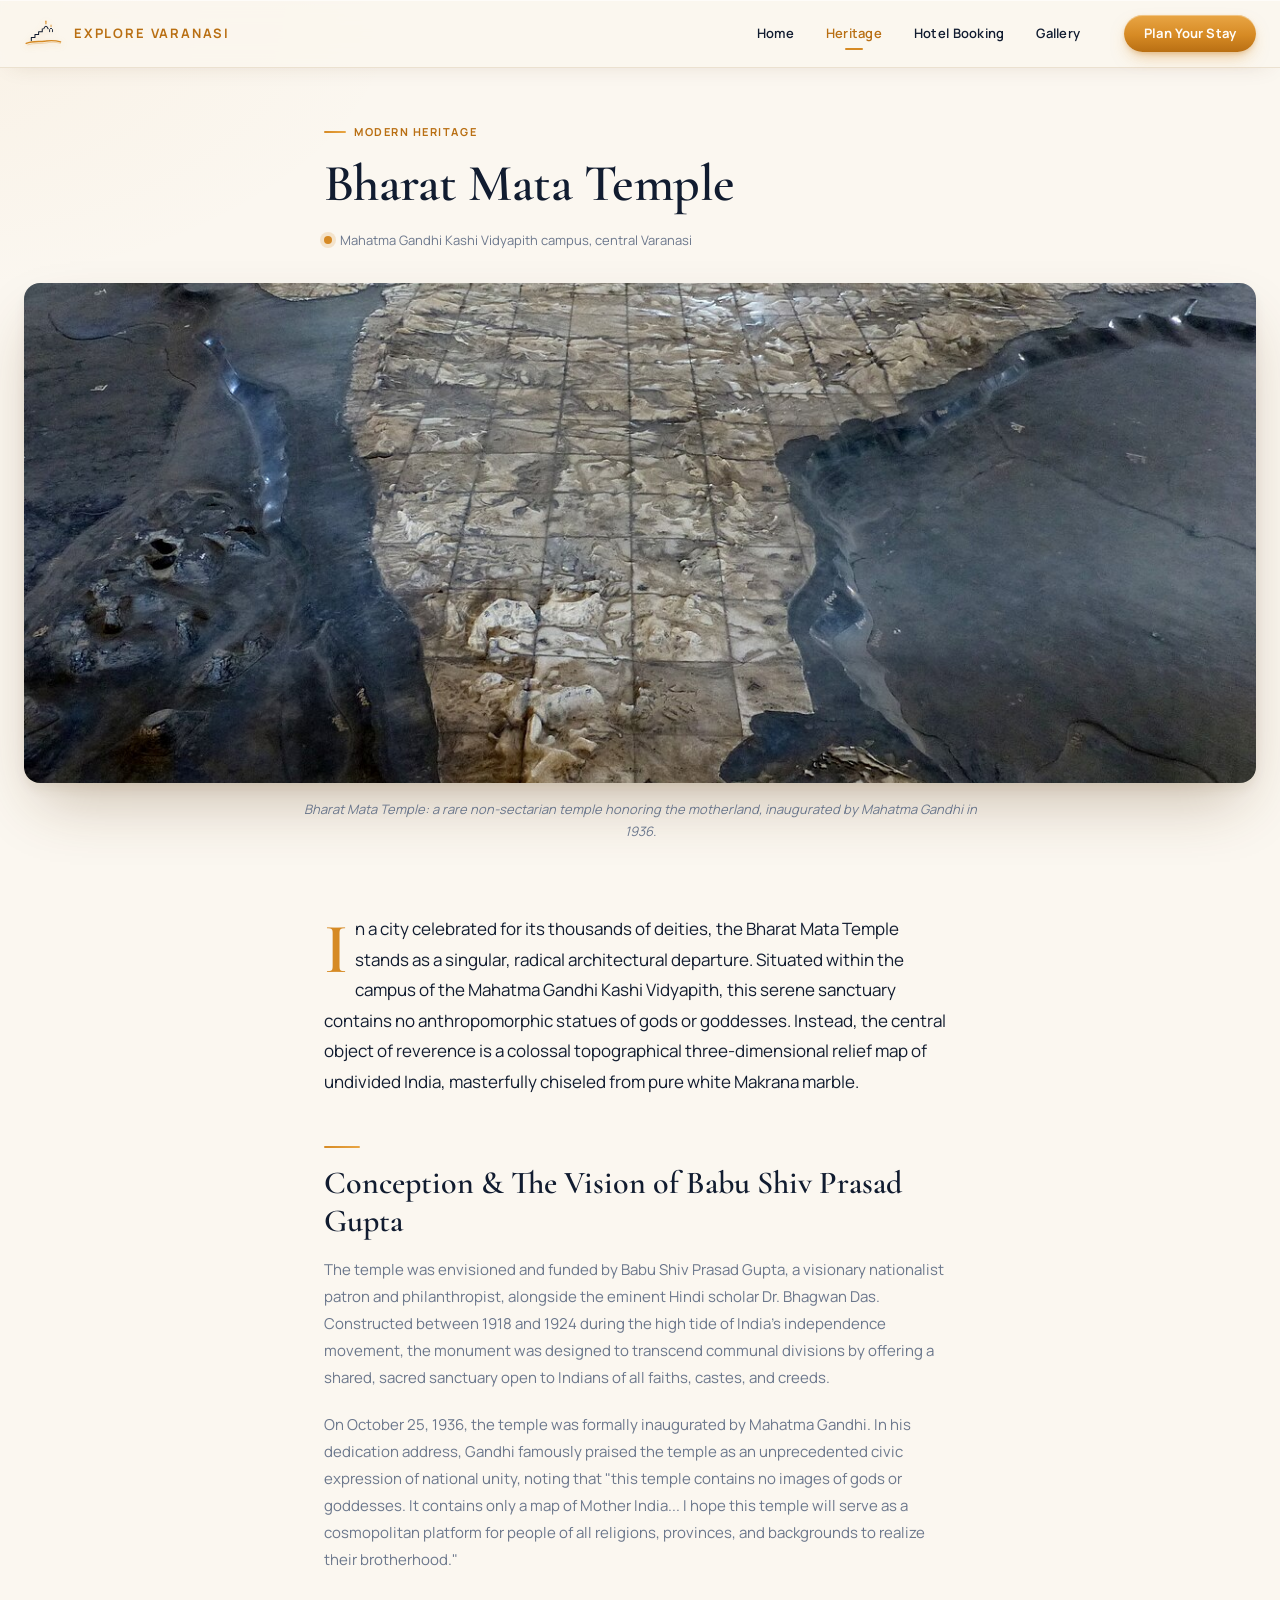
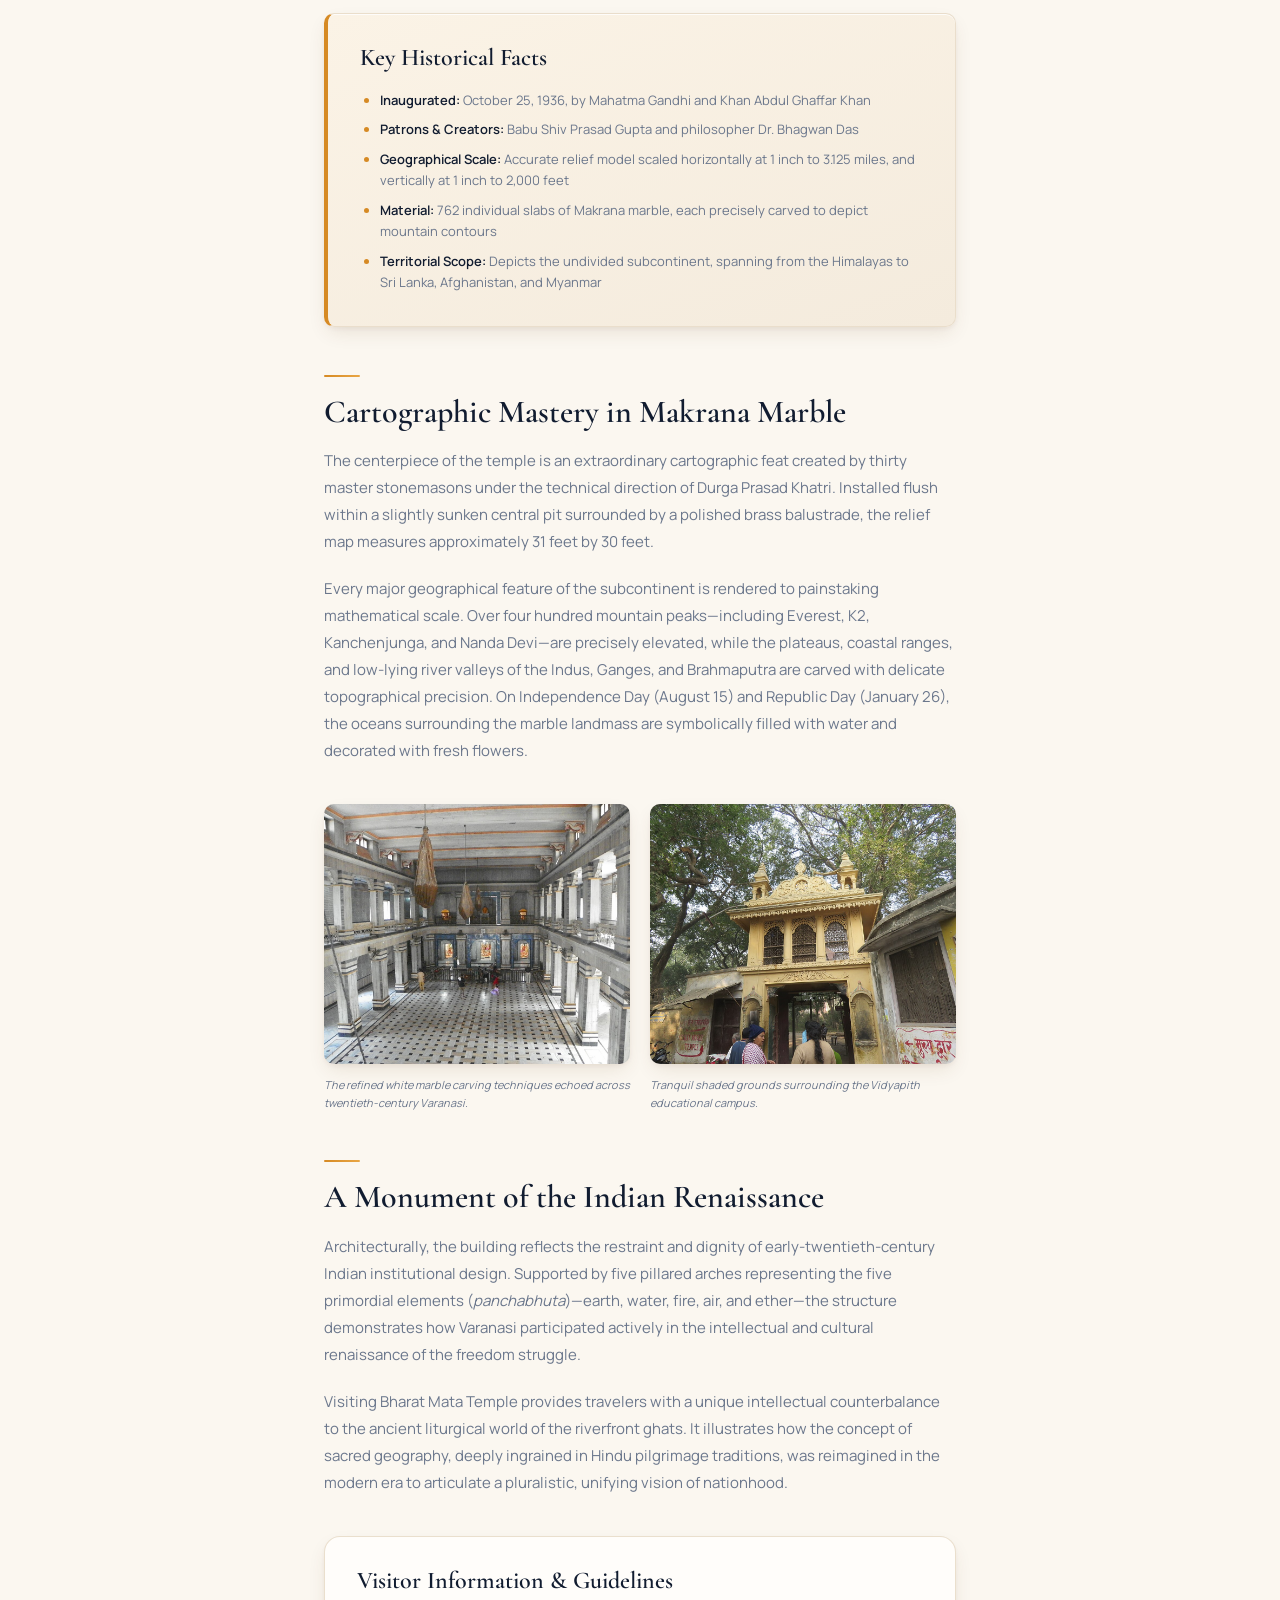
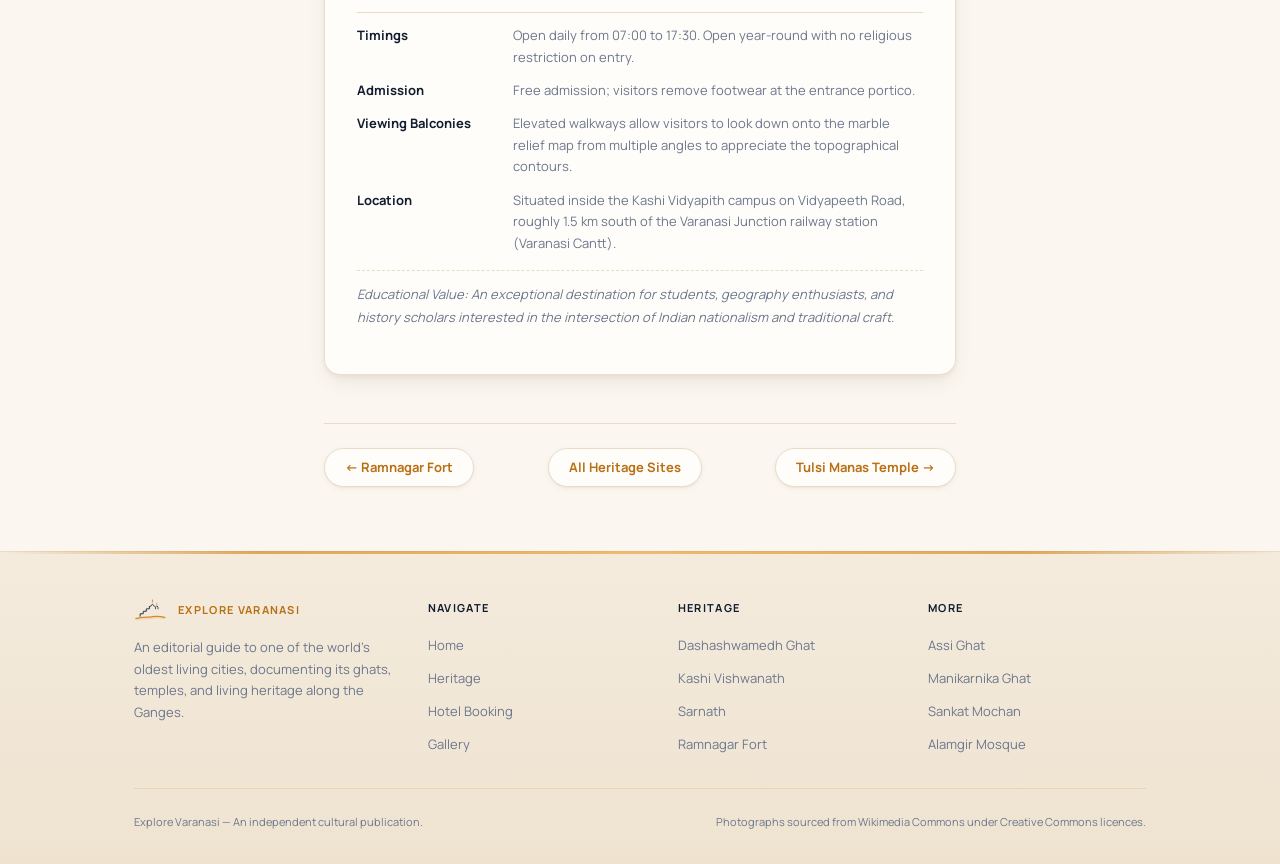
<file: bharat-mata-temple.html>
<!DOCTYPE html>
<html lang="en">
<head>
  <meta charset="UTF-8">
  <meta name="viewport" content="width=device-width, initial-scale=1.0">
  <title>Bharat Mata Temple — Explore Varanasi</title>
  <meta name="description" content="Bharat Mata Temple: an extraordinary secular shrine inaugurated by Mahatma Gandhi in 1936, featuring a monumental relief map of undivided India carved in Makrana marble.">
  <link rel="stylesheet" href="css/style.css">
  <link rel="icon" href="assets/logo.svg" type="image/svg+xml">
</head>
<body>
  <!-- Header -->
  <header class="site-header">
    <div class="header-inner">
      <a href="index.html" class="site-logo">
        <svg xmlns="http://www.w3.org/2000/svg" viewBox="0 0 52 36" fill="none"><path d="M10 28 L10 24 L15 24 L15 20 L20 20 L20 16 L25 16 L25 12" stroke="#111C30" stroke-width="1.4" fill="none" stroke-linejoin="round" stroke-linecap="round"/><path d="M27 12 Q30 5, 33 12" stroke="#111C30" stroke-width="1.4" fill="none" stroke-linecap="round"/><line x1="30" y1="5" x2="30" y2="2" stroke="#D68A24" stroke-width="1.5" stroke-linecap="round"/><circle cx="30" cy="1.5" r="0.8" fill="#D68A24"/><path d="M35 16 L35 13 Q37 9, 39 13 L39 16" stroke="#111C30" stroke-width="1.2" fill="none" stroke-linecap="round"/><line x1="37" y1="9" x2="37" y2="7" stroke="#D68A24" stroke-width="1.2" stroke-linecap="round"/><path d="M3 32 C12 28, 20 30, 28 29 S40 27, 50 30" stroke="#D68A24" stroke-width="2" fill="none" stroke-linecap="round"/><path d="M5 34 C14 31, 22 33, 30 31.5 S42 30, 50 32" stroke="#D68A24" stroke-width="1" fill="none" stroke-linecap="round" opacity="0.4"/></svg>
        <span class="site-logo__text">Explore Varanasi</span>
      </a>
      <button class="nav-toggle" aria-label="Toggle navigation"><span></span><span></span><span></span></button>
      <nav class="main-nav" id="mainNav">
        <ul class="main-nav__list">
          <li><a href="index.html" class="main-nav__link">Home</a></li>
          <li><a href="heritage.html" class="main-nav__link main-nav__link--active">Heritage</a></li>
          <li><a href="hotel-booking.html" class="main-nav__link">Hotel Booking</a></li>
          <li><a href="gallery.html" class="main-nav__link">Gallery</a></li>
        </ul>
        <a href="hotel-booking.html" class="nav-cta">Plan Your Stay</a>
      </nav>
    </div>
  </header>

  <main>
    <!-- Article Hero -->
    <article class="article">
      <header class="article-hero">
        <div class="container container--narrow">
          <span class="t-label article-hero__label">Modern Heritage</span>
          <h1 class="article-hero__title">Bharat Mata Temple</h1>
          <p class="article-hero__location">Mahatma Gandhi Kashi Vidyapith campus, central Varanasi</p>
        </div>
        <div class="article-hero__img-wrap">
          <img src="assets/images/bharat-mata-mandir-varanasi-india-panoramio.jpg" alt="Neoclassical sandstone facade of Bharat Mata Mandir set within leafy grounds" class="article-hero__img" loading="eager">
          <p class="article-hero__caption">Bharat Mata Temple: a rare non-sectarian temple honoring the motherland, inaugurated by Mahatma Gandhi in 1936.</p>
        </div>
      </header>

      <div class="article-body">
        <p class="intro-para">In a city celebrated for its thousands of deities, the Bharat Mata Temple stands as a singular, radical architectural departure. Situated within the campus of the Mahatma Gandhi Kashi Vidyapith, this serene sanctuary contains no anthropomorphic statues of gods or goddesses. Instead, the central object of reverence is a colossal topographical three-dimensional relief map of undivided India, masterfully chiseled from pure white Makrana marble.</p>

        <h2>Conception & The Vision of Babu Shiv Prasad Gupta</h2>
        <p>The temple was envisioned and funded by Babu Shiv Prasad Gupta, a visionary nationalist patron and philanthropist, alongside the eminent Hindi scholar Dr. Bhagwan Das. Constructed between 1918 and 1924 during the high tide of India’s independence movement, the monument was designed to transcend communal divisions by offering a shared, sacred sanctuary open to Indians of all faiths, castes, and creeds.</p>

        <p>On October 25, 1936, the temple was formally inaugurated by Mahatma Gandhi. In his dedication address, Gandhi famously praised the temple as an unprecedented civic expression of national unity, noting that "this temple contains no images of gods or goddesses. It contains only a map of Mother India... I hope this temple will serve as a cosmopolitan platform for people of all religions, provinces, and backgrounds to realize their brotherhood."</p>

        <!-- Fact Panel -->
        <div class="fact-panel">
          <h3 class="fact-panel__title">Key Historical Facts</h3>
          <ul>
            <li><strong>Inaugurated:</strong> October 25, 1936, by Mahatma Gandhi and Khan Abdul Ghaffar Khan</li>
            <li><strong>Patrons & Creators:</strong> Babu Shiv Prasad Gupta and philosopher Dr. Bhagwan Das</li>
            <li><strong>Geographical Scale:</strong> Accurate relief model scaled horizontally at 1 inch to 3.125 miles, and vertically at 1 inch to 2,000 feet</li>
            <li><strong>Material:</strong> 762 individual slabs of Makrana marble, each precisely carved to depict mountain contours</li>
            <li><strong>Territorial Scope:</strong> Depicts the undivided subcontinent, spanning from the Himalayas to Sri Lanka, Afghanistan, and Myanmar</li>
          </ul>
        </div>

        <h2>Cartographic Mastery in Makrana Marble</h2>
        <p>The centerpiece of the temple is an extraordinary cartographic feat created by thirty master stonemasons under the technical direction of Durga Prasad Khatri. Installed flush within a slightly sunken central pit surrounded by a polished brass balustrade, the relief map measures approximately 31 feet by 30 feet.</p>

        <p>Every major geographical feature of the subcontinent is rendered to painstaking mathematical scale. Over four hundred mountain peaks—including Everest, K2, Kanchenjunga, and Nanda Devi—are precisely elevated, while the plateaus, coastal ranges, and low-lying river valleys of the Indus, Ganges, and Brahmaputra are carved with delicate topographical precision. On Independence Day (August 15) and Republic Day (January 26), the oceans surrounding the marble landmass are symbolically filled with water and decorated with fresh flowers.</p>

        <!-- Article Secondary Images -->
        <div class="article-images">
          <div>
            <img src="assets/images/varanasi-07-tulsi-manas-mandir-24424161768.jpg" alt="White marble craftsmanship illustrating North Indian architectural mastery" loading="lazy">
            <figcaption>The refined white marble carving techniques echoed across twentieth-century Varanasi.</figcaption>
          </div>
          <div>
            <img src="assets/images/sankat-mochan-temple-entrance-varanasi-irctc-2017.jpg" alt="Inland gardens and tranquil approaches of modern cultural institutions" loading="lazy">
            <figcaption>Tranquil shaded grounds surrounding the Vidyapith educational campus.</figcaption>
          </div>
        </div>

        <h2>A Monument of the Indian Renaissance</h2>
        <p>Architecturally, the building reflects the restraint and dignity of early-twentieth-century Indian institutional design. Supported by five pillared arches representing the five primordial elements (<em>panchabhuta</em>)—earth, water, fire, air, and ether—the structure demonstrates how Varanasi participated actively in the intellectual and cultural renaissance of the freedom struggle.</p>

        <p>Visiting Bharat Mata Temple provides travelers with a unique intellectual counterbalance to the ancient liturgical world of the riverfront ghats. It illustrates how the concept of sacred geography, deeply ingrained in Hindu pilgrimage traditions, was reimagined in the modern era to articulate a pluralistic, unifying vision of nationhood.</p>

        <!-- Visitor Info Box -->
        <div class="visitor-info">
          <h3 class="visitor-info__title">Visitor Information & Guidelines</h3>
          <dl>
            <dt>Timings</dt>
            <dd>Open daily from 07:00 to 17:30. Open year-round with no religious restriction on entry.</dd>
            <dt>Admission</dt>
            <dd>Free admission; visitors remove footwear at the entrance portico.</dd>
            <dt>Viewing Balconies</dt>
            <dd>Elevated walkways allow visitors to look down onto the marble relief map from multiple angles to appreciate the topographical contours.</dd>
            <dt>Location</dt>
            <dd>Situated inside the Kashi Vidyapith campus on Vidyapeeth Road, roughly 1.5 km south of the Varanasi Junction railway station (Varanasi Cantt).</dd>
          </dl>
          <p class="visitor-info__note">Educational Value: An exceptional destination for students, geography enthusiasts, and history scholars interested in the intersection of Indian nationalism and traditional craft.</p>
        </div>

        <!-- Article Navigation -->
        <nav class="article-nav" aria-label="Destination navigation">
          <a href="ramnagar-fort.html">← Ramnagar Fort</a>
          <a href="heritage.html">All Heritage Sites</a>
          <a href="tulsi-manas-temple.html">Tulsi Manas Temple →</a>
        </nav>
      </div>
    </article>
  </main>

  <!-- Footer -->
  <footer class="site-footer">
    <div class="footer-inner">
      <div class="footer-top">
        <div class="footer-brand">
          <div class="footer-brand__logo">
            <svg xmlns="http://www.w3.org/2000/svg" viewBox="0 0 52 36" fill="none"><path d="M10 28 L10 24 L15 24 L15 20 L20 20 L20 16 L25 16 L25 12" stroke="#111C30" stroke-width="1.4" fill="none" stroke-linejoin="round" stroke-linecap="round"/><path d="M27 12 Q30 5, 33 12" stroke="#111C30" stroke-width="1.4" fill="none" stroke-linecap="round"/><line x1="30" y1="5" x2="30" y2="2" stroke="#D68A24" stroke-width="1.5" stroke-linecap="round"/><circle cx="30" cy="1.5" r="0.8" fill="#D68A24"/><path d="M35 16 L35 13 Q37 9, 39 13 L39 16" stroke="#111C30" stroke-width="1.2" fill="none" stroke-linecap="round"/><line x1="37" y1="9" x2="37" y2="7" stroke="#D68A24" stroke-width="1.2" stroke-linecap="round"/><path d="M3 32 C12 28, 20 30, 28 29 S40 27, 50 30" stroke="#D68A24" stroke-width="2" fill="none" stroke-linecap="round"/><path d="M5 34 C14 31, 22 33, 30 31.5 S42 30, 50 32" stroke="#D68A24" stroke-width="1" fill="none" stroke-linecap="round" opacity="0.4"/></svg>
            <span class="footer-brand__name">Explore Varanasi</span>
          </div>
          <p class="footer-brand__desc">An editorial guide to one of the world's oldest living cities, documenting its ghats, temples, and living heritage along the Ganges.</p>
        </div>
        <div class="footer-col">
          <h4 class="footer-col__title">Navigate</h4>
          <ul>
            <li><a href="index.html">Home</a></li>
            <li><a href="heritage.html">Heritage</a></li>
            <li><a href="hotel-booking.html">Hotel Booking</a></li>
            <li><a href="gallery.html">Gallery</a></li>
          </ul>
        </div>
        <div class="footer-col">
          <h4 class="footer-col__title">Heritage</h4>
          <ul>
            <li><a href="dashashwamedh-ghat.html">Dashashwamedh Ghat</a></li>
            <li><a href="kashi-vishwanath-temple.html">Kashi Vishwanath</a></li>
            <li><a href="sarnath.html">Sarnath</a></li>
            <li><a href="ramnagar-fort.html">Ramnagar Fort</a></li>
          </ul>
        </div>
        <div class="footer-col">
          <h4 class="footer-col__title">More</h4>
          <ul>
            <li><a href="assi-ghat.html">Assi Ghat</a></li>
            <li><a href="manikarnika-ghat.html">Manikarnika Ghat</a></li>
            <li><a href="sankat-mochan-temple.html">Sankat Mochan</a></li>
            <li><a href="alamgir-mosque.html">Alamgir Mosque</a></li>
          </ul>
        </div>
      </div>
      <div class="footer-bottom">
        <p>Explore Varanasi — An independent cultural publication.</p>
        <p>Photographs sourced from Wikimedia Commons under Creative Commons licences.</p>
      </div>
    </div>
  </footer>

  <script src="js/script.js"></script>
</body>
</html>
</file>
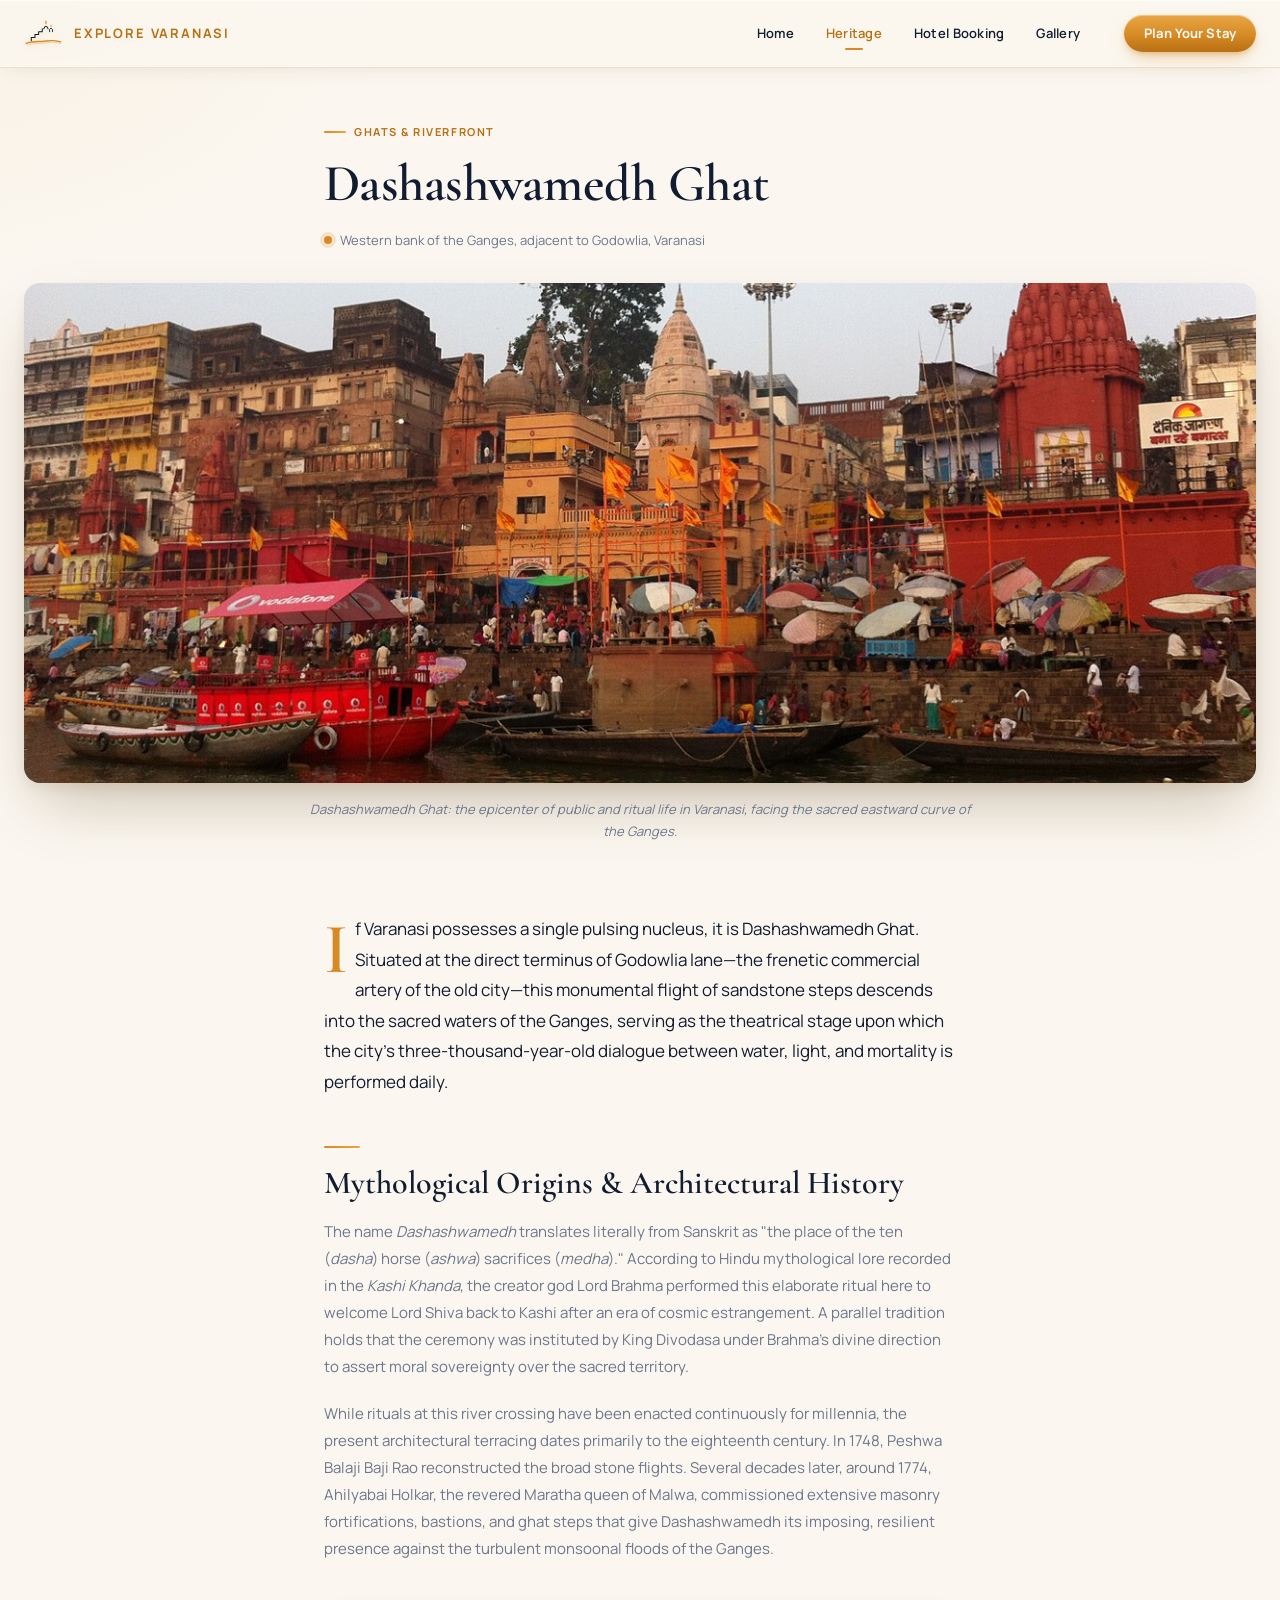
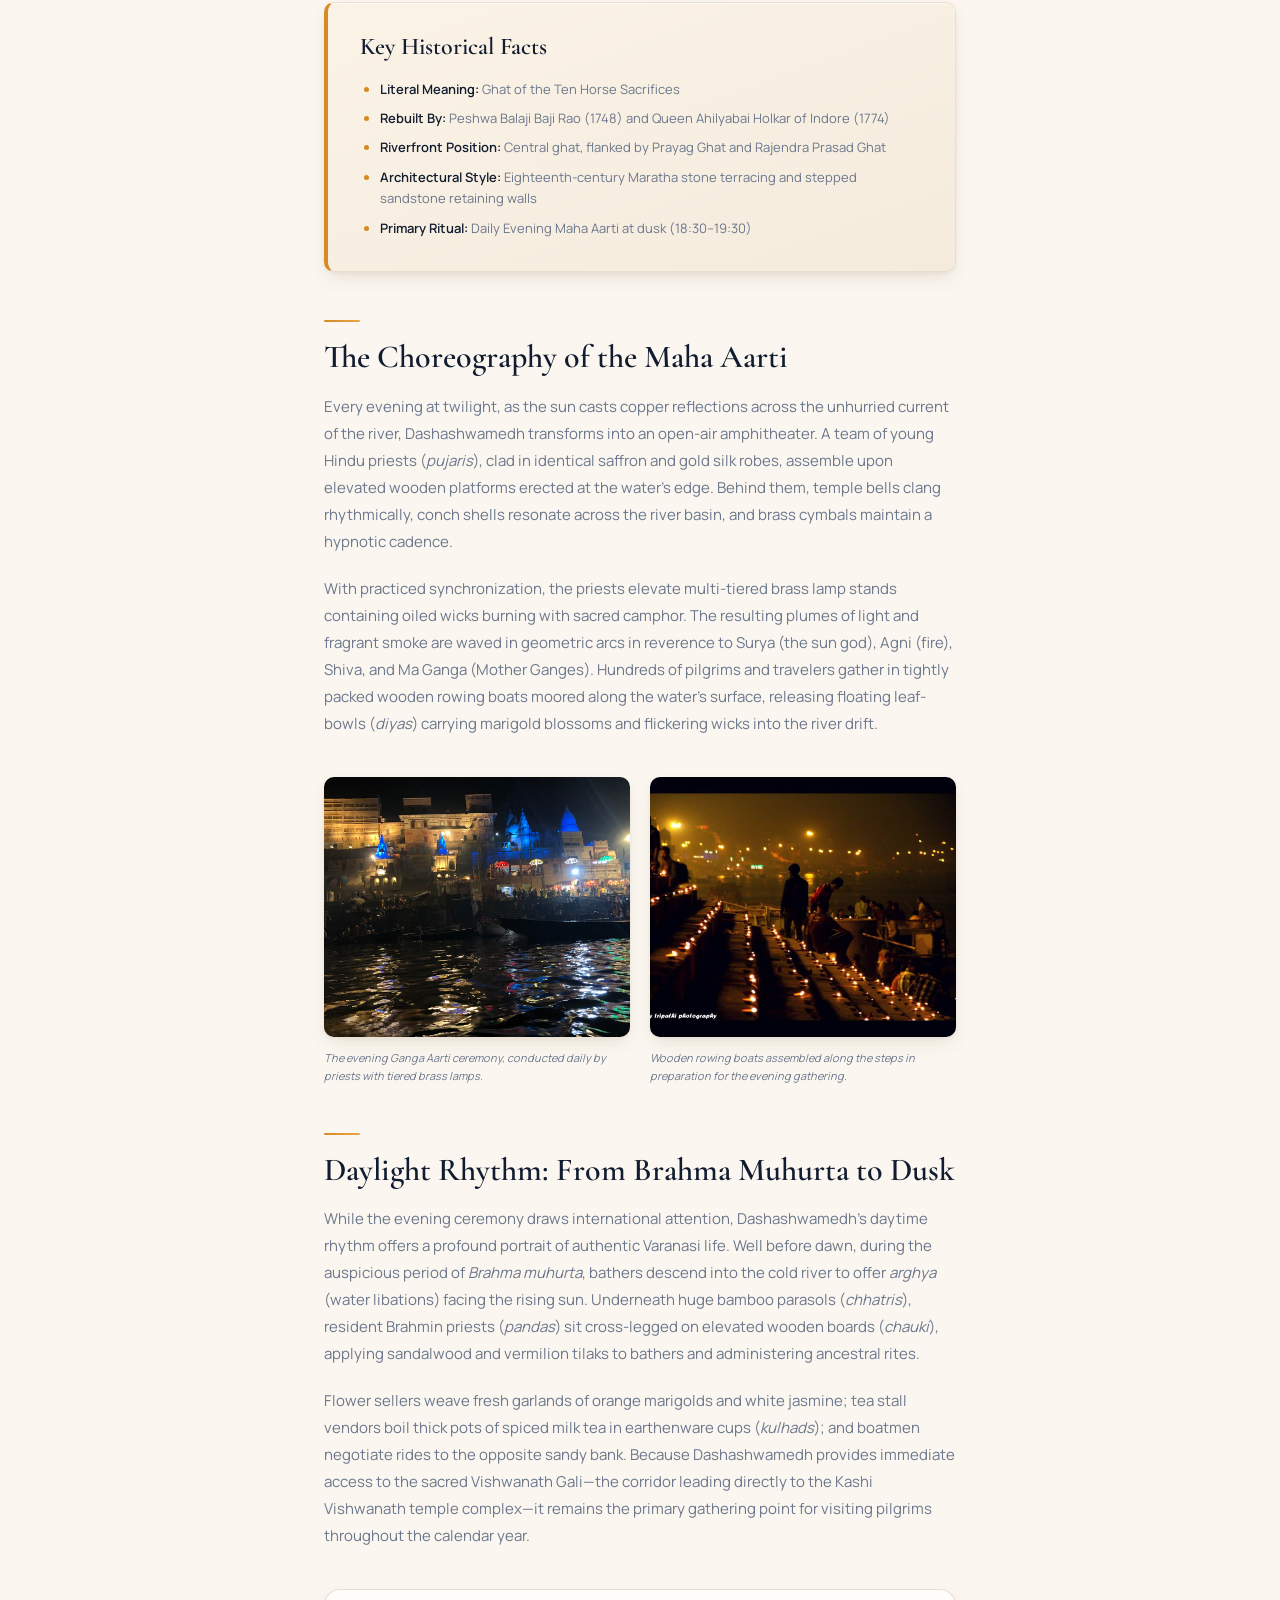
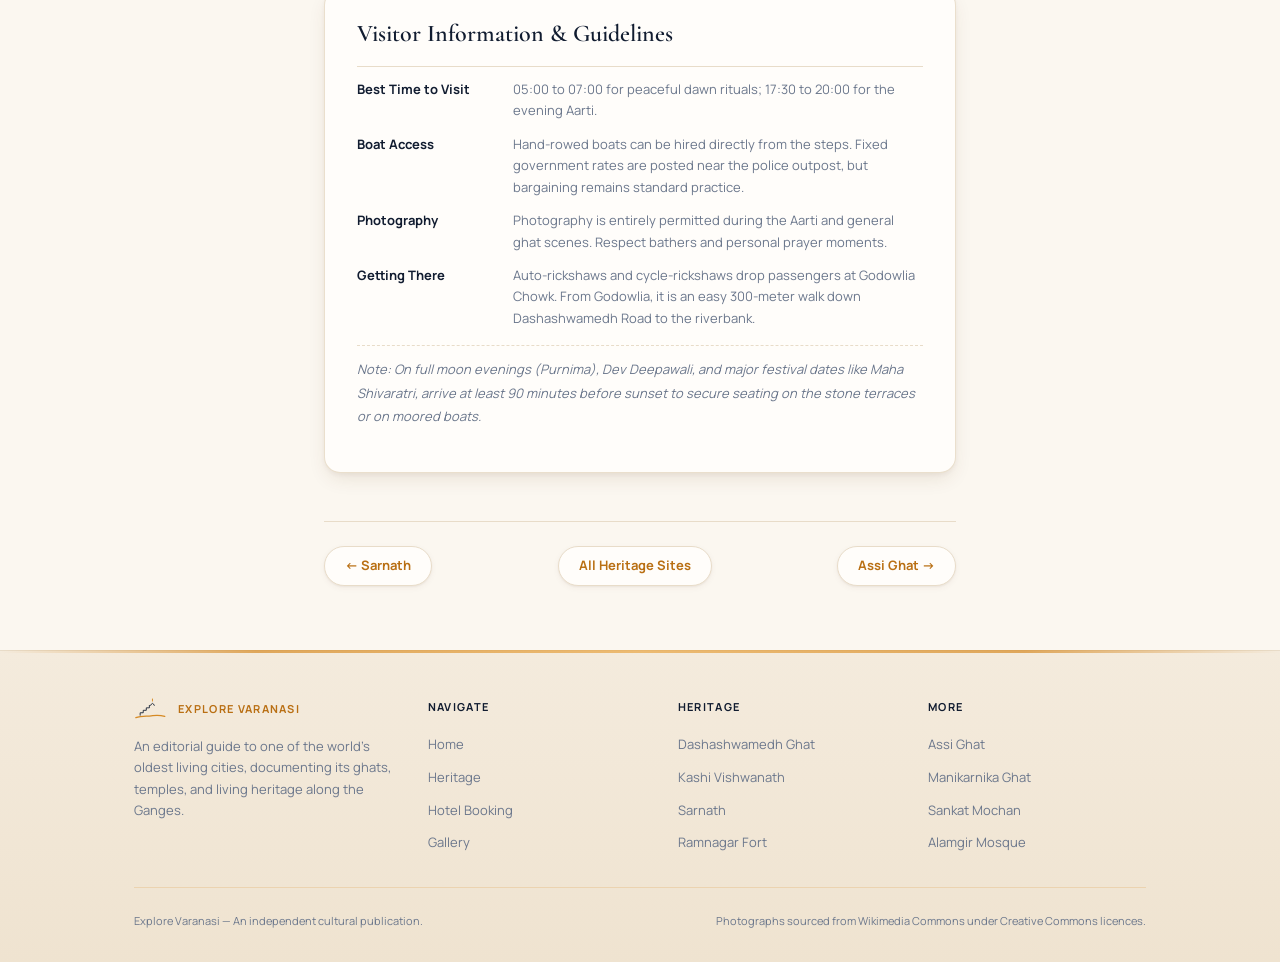
<file: dashashwamedh-ghat.html>
<!DOCTYPE html>
<html lang="en">
<head>
  <meta charset="UTF-8">
  <meta name="viewport" content="width=device-width, initial-scale=1.0">
  <title>Dashashwamedh Ghat — Explore Varanasi</title>
  <meta name="description" content="Dashashwamedh Ghat: the spiritual heart of Varanasi's riverfront, legendary site of the ten-horse sacrifice, and home to the world-renowned evening Ganga Aarti.">
  <link rel="stylesheet" href="css/style.css">
  <link rel="icon" href="assets/logo.svg" type="image/svg+xml">
</head>
<body>
  <!-- Header -->
  <header class="site-header">
    <div class="header-inner">
      <a href="index.html" class="site-logo">
        <svg xmlns="http://www.w3.org/2000/svg" viewBox="0 0 52 36" fill="none"><path d="M10 28 L10 24 L15 24 L15 20 L20 20 L20 16 L25 16 L25 12" stroke="#111C30" stroke-width="1.4" fill="none" stroke-linejoin="round" stroke-linecap="round"/><path d="M27 12 Q30 5, 33 12" stroke="#111C30" stroke-width="1.4" fill="none" stroke-linecap="round"/><line x1="30" y1="5" x2="30" y2="2" stroke="#D68A24" stroke-width="1.5" stroke-linecap="round"/><circle cx="30" cy="1.5" r="0.8" fill="#D68A24"/><path d="M35 16 L35 13 Q37 9, 39 13 L39 16" stroke="#111C30" stroke-width="1.2" fill="none" stroke-linecap="round"/><line x1="37" y1="9" x2="37" y2="7" stroke="#D68A24" stroke-width="1.2" stroke-linecap="round"/><path d="M3 32 C12 28, 20 30, 28 29 S40 27, 50 30" stroke="#D68A24" stroke-width="2" fill="none" stroke-linecap="round"/><path d="M5 34 C14 31, 22 33, 30 31.5 S42 30, 50 32" stroke="#D68A24" stroke-width="1" fill="none" stroke-linecap="round" opacity="0.4"/></svg>
        <span class="site-logo__text">Explore Varanasi</span>
      </a>
      <button class="nav-toggle" aria-label="Toggle navigation"><span></span><span></span><span></span></button>
      <nav class="main-nav" id="mainNav">
        <ul class="main-nav__list">
          <li><a href="index.html" class="main-nav__link">Home</a></li>
          <li><a href="heritage.html" class="main-nav__link main-nav__link--active">Heritage</a></li>
          <li><a href="hotel-booking.html" class="main-nav__link">Hotel Booking</a></li>
          <li><a href="gallery.html" class="main-nav__link">Gallery</a></li>
        </ul>
        <a href="hotel-booking.html" class="nav-cta">Plan Your Stay</a>
      </nav>
    </div>
  </header>

  <main>
    <!-- Article Hero -->
    <article class="article">
      <header class="article-hero">
        <div class="container container--narrow">
          <span class="t-label article-hero__label">Ghats & Riverfront</span>
          <h1 class="article-hero__title">Dashashwamedh Ghat</h1>
          <p class="article-hero__location">Western bank of the Ganges, adjacent to Godowlia, Varanasi</p>
        </div>
        <div class="article-hero__img-wrap">
          <img src="assets/images/2-varanasi.jpg" alt="Broad stone steps and riverfront of Dashashwamedh Ghat on the Ganges" class="article-hero__img" loading="eager">
          <p class="article-hero__caption">Dashashwamedh Ghat: the epicenter of public and ritual life in Varanasi, facing the sacred eastward curve of the Ganges.</p>
        </div>
      </header>

      <div class="article-body">
        <p class="intro-para">If Varanasi possesses a single pulsing nucleus, it is Dashashwamedh Ghat. Situated at the direct terminus of Godowlia lane—the frenetic commercial artery of the old city—this monumental flight of sandstone steps descends into the sacred waters of the Ganges, serving as the theatrical stage upon which the city's three-thousand-year-old dialogue between water, light, and mortality is performed daily.</p>

        <h2>Mythological Origins & Architectural History</h2>
        <p>The name <em>Dashashwamedh</em> translates literally from Sanskrit as "the place of the ten (<em>dasha</em>) horse (<em>ashwa</em>) sacrifices (<em>medha</em>)." According to Hindu mythological lore recorded in the <em>Kashi Khanda</em>, the creator god Lord Brahma performed this elaborate ritual here to welcome Lord Shiva back to Kashi after an era of cosmic estrangement. A parallel tradition holds that the ceremony was instituted by King Divodasa under Brahma's divine direction to assert moral sovereignty over the sacred territory.</p>

        <p>While rituals at this river crossing have been enacted continuously for millennia, the present architectural terracing dates primarily to the eighteenth century. In 1748, Peshwa Balaji Baji Rao reconstructed the broad stone flights. Several decades later, around 1774, Ahilyabai Holkar, the revered Maratha queen of Malwa, commissioned extensive masonry fortifications, bastions, and ghat steps that give Dashashwamedh its imposing, resilient presence against the turbulent monsoonal floods of the Ganges.</p>

        <!-- Fact Panel -->
        <div class="fact-panel">
          <h3 class="fact-panel__title">Key Historical Facts</h3>
          <ul>
            <li><strong>Literal Meaning:</strong> Ghat of the Ten Horse Sacrifices</li>
            <li><strong>Rebuilt By:</strong> Peshwa Balaji Baji Rao (1748) and Queen Ahilyabai Holkar of Indore (1774)</li>
            <li><strong>Riverfront Position:</strong> Central ghat, flanked by Prayag Ghat and Rajendra Prasad Ghat</li>
            <li><strong>Architectural Style:</strong> Eighteenth-century Maratha stone terracing and stepped sandstone retaining walls</li>
            <li><strong>Primary Ritual:</strong> Daily Evening Maha Aarti at dusk (18:30–19:30)</li>
          </ul>
        </div>

        <h2>The Choreography of the Maha Aarti</h2>
        <p>Every evening at twilight, as the sun casts copper reflections across the unhurried current of the river, Dashashwamedh transforms into an open-air amphitheater. A team of young Hindu priests (<em>pujaris</em>), clad in identical saffron and gold silk robes, assemble upon elevated wooden platforms erected at the water’s edge. Behind them, temple bells clang rhythmically, conch shells resonate across the river basin, and brass cymbals maintain a hypnotic cadence.</p>

        <p>With practiced synchronization, the priests elevate multi-tiered brass lamp stands containing oiled wicks burning with sacred camphor. The resulting plumes of light and fragrant smoke are waved in geometric arcs in reverence to Surya (the sun god), Agni (fire), Shiva, and Ma Ganga (Mother Ganges). Hundreds of pilgrims and travelers gather in tightly packed wooden rowing boats moored along the water's surface, releasing floating leaf-bowls (<em>diyas</em>) carrying marigold blossoms and flickering wicks into the river drift.</p>

        <!-- Article Secondary Images -->
        <div class="article-images">
          <div>
            <img src="assets/images/a-wonderful-view-of-ganga-aarati-worship-at-varanasi-india.jpg" alt="Evening Ganga Aarti priests holding multi-tiered brass lamps at Dashashwamedh Ghat" loading="lazy">
            <figcaption>The evening Ganga Aarti ceremony, conducted daily by priests with tiered brass lamps.</figcaption>
          </div>
          <div>
            <img src="assets/images/aditya-narayan-mishra-varanasi-13.jpg" alt="Traditional wooden boats moored along the sandstone steps of the ghat" loading="lazy">
            <figcaption>Wooden rowing boats assembled along the steps in preparation for the evening gathering.</figcaption>
          </div>
        </div>

        <h2>Daylight Rhythm: From Brahma Muhurta to Dusk</h2>
        <p>While the evening ceremony draws international attention, Dashashwamedh's daytime rhythm offers a profound portrait of authentic Varanasi life. Well before dawn, during the auspicious period of <em>Brahma muhurta</em>, bathers descend into the cold river to offer <em>arghya</em> (water libations) facing the rising sun. Underneath huge bamboo parasols (<em>chhatris</em>), resident Brahmin priests (<em>pandas</em>) sit cross-legged on elevated wooden boards (<em>chauki</em>), applying sandalwood and vermilion tilaks to bathers and administering ancestral rites.</p>

        <p>Flower sellers weave fresh garlands of orange marigolds and white jasmine; tea stall vendors boil thick pots of spiced milk tea in earthenware cups (<em>kulhads</em>); and boatmen negotiate rides to the opposite sandy bank. Because Dashashwamedh provides immediate access to the sacred Vishwanath Gali—the corridor leading directly to the Kashi Vishwanath temple complex—it remains the primary gathering point for visiting pilgrims throughout the calendar year.</p>

        <!-- Visitor Info Box -->
        <div class="visitor-info">
          <h3 class="visitor-info__title">Visitor Information & Guidelines</h3>
          <dl>
            <dt>Best Time to Visit</dt>
            <dd>05:00 to 07:00 for peaceful dawn rituals; 17:30 to 20:00 for the evening Aarti.</dd>
            <dt>Boat Access</dt>
            <dd>Hand-rowed boats can be hired directly from the steps. Fixed government rates are posted near the police outpost, but bargaining remains standard practice.</dd>
            <dt>Photography</dt>
            <dd>Photography is entirely permitted during the Aarti and general ghat scenes. Respect bathers and personal prayer moments.</dd>
            <dt>Getting There</dt>
            <dd>Auto-rickshaws and cycle-rickshaws drop passengers at Godowlia Chowk. From Godowlia, it is an easy 300-meter walk down Dashashwamedh Road to the riverbank.</dd>
          </dl>
          <p class="visitor-info__note">Note: On full moon evenings (<em>Purnima</em>), Dev Deepawali, and major festival dates like Maha Shivaratri, arrive at least 90 minutes before sunset to secure seating on the stone terraces or on moored boats.</p>
        </div>

        <!-- Article Navigation -->
        <nav class="article-nav" aria-label="Destination navigation">
          <a href="sarnath.html">← Sarnath</a>
          <a href="heritage.html">All Heritage Sites</a>
          <a href="assi-ghat.html">Assi Ghat →</a>
        </nav>
      </div>
    </article>
  </main>

  <!-- Footer -->
  <footer class="site-footer">
    <div class="footer-inner">
      <div class="footer-top">
        <div class="footer-brand">
          <div class="footer-brand__logo">
            <svg xmlns="http://www.w3.org/2000/svg" viewBox="0 0 52 36" fill="none"><path d="M10 28 L10 24 L15 24 L15 20 L20 20 L20 16 L25 16 L25 12" stroke="#111C30" stroke-width="1.4" fill="none" stroke-linejoin="round" stroke-linecap="round"/><path d="M27 12 Q30 5, 33 12" stroke="#111C30" stroke-width="1.4" fill="none" stroke-linecap="round"/><line x1="30" y1="5" x2="30" y2="2" stroke="#D68A24" stroke-width="1.5" stroke-linecap="round"/><circle cx="30" cy="1.5" r="0.8" fill="#D68A24"/><path d="M3 32 C12 28, 20 30, 28 29 S40 27, 50 30" stroke="#D68A24" stroke-width="2" fill="none" stroke-linecap="round"/></svg>
            <span class="footer-brand__name">Explore Varanasi</span>
          </div>
          <p class="footer-brand__desc">An editorial guide to one of the world's oldest living cities, documenting its ghats, temples, and living heritage along the Ganges.</p>
        </div>
        <div class="footer-col">
          <h4 class="footer-col__title">Navigate</h4>
          <ul>
            <li><a href="index.html">Home</a></li>
            <li><a href="heritage.html">Heritage</a></li>
            <li><a href="hotel-booking.html">Hotel Booking</a></li>
            <li><a href="gallery.html">Gallery</a></li>
          </ul>
        </div>
        <div class="footer-col">
          <h4 class="footer-col__title">Heritage</h4>
          <ul>
            <li><a href="dashashwamedh-ghat.html">Dashashwamedh Ghat</a></li>
            <li><a href="kashi-vishwanath-temple.html">Kashi Vishwanath</a></li>
            <li><a href="sarnath.html">Sarnath</a></li>
            <li><a href="ramnagar-fort.html">Ramnagar Fort</a></li>
          </ul>
        </div>
        <div class="footer-col">
          <h4 class="footer-col__title">More</h4>
          <ul>
            <li><a href="assi-ghat.html">Assi Ghat</a></li>
            <li><a href="manikarnika-ghat.html">Manikarnika Ghat</a></li>
            <li><a href="sankat-mochan-temple.html">Sankat Mochan</a></li>
            <li><a href="alamgir-mosque.html">Alamgir Mosque</a></li>
          </ul>
        </div>
      </div>
      <div class="footer-bottom">
        <p>Explore Varanasi — An independent cultural publication.</p>
        <p>Photographs sourced from Wikimedia Commons under Creative Commons licences.</p>
      </div>
    </div>
  </footer>

  <script src="js/script.js"></script>
</body>
</html>
</file>
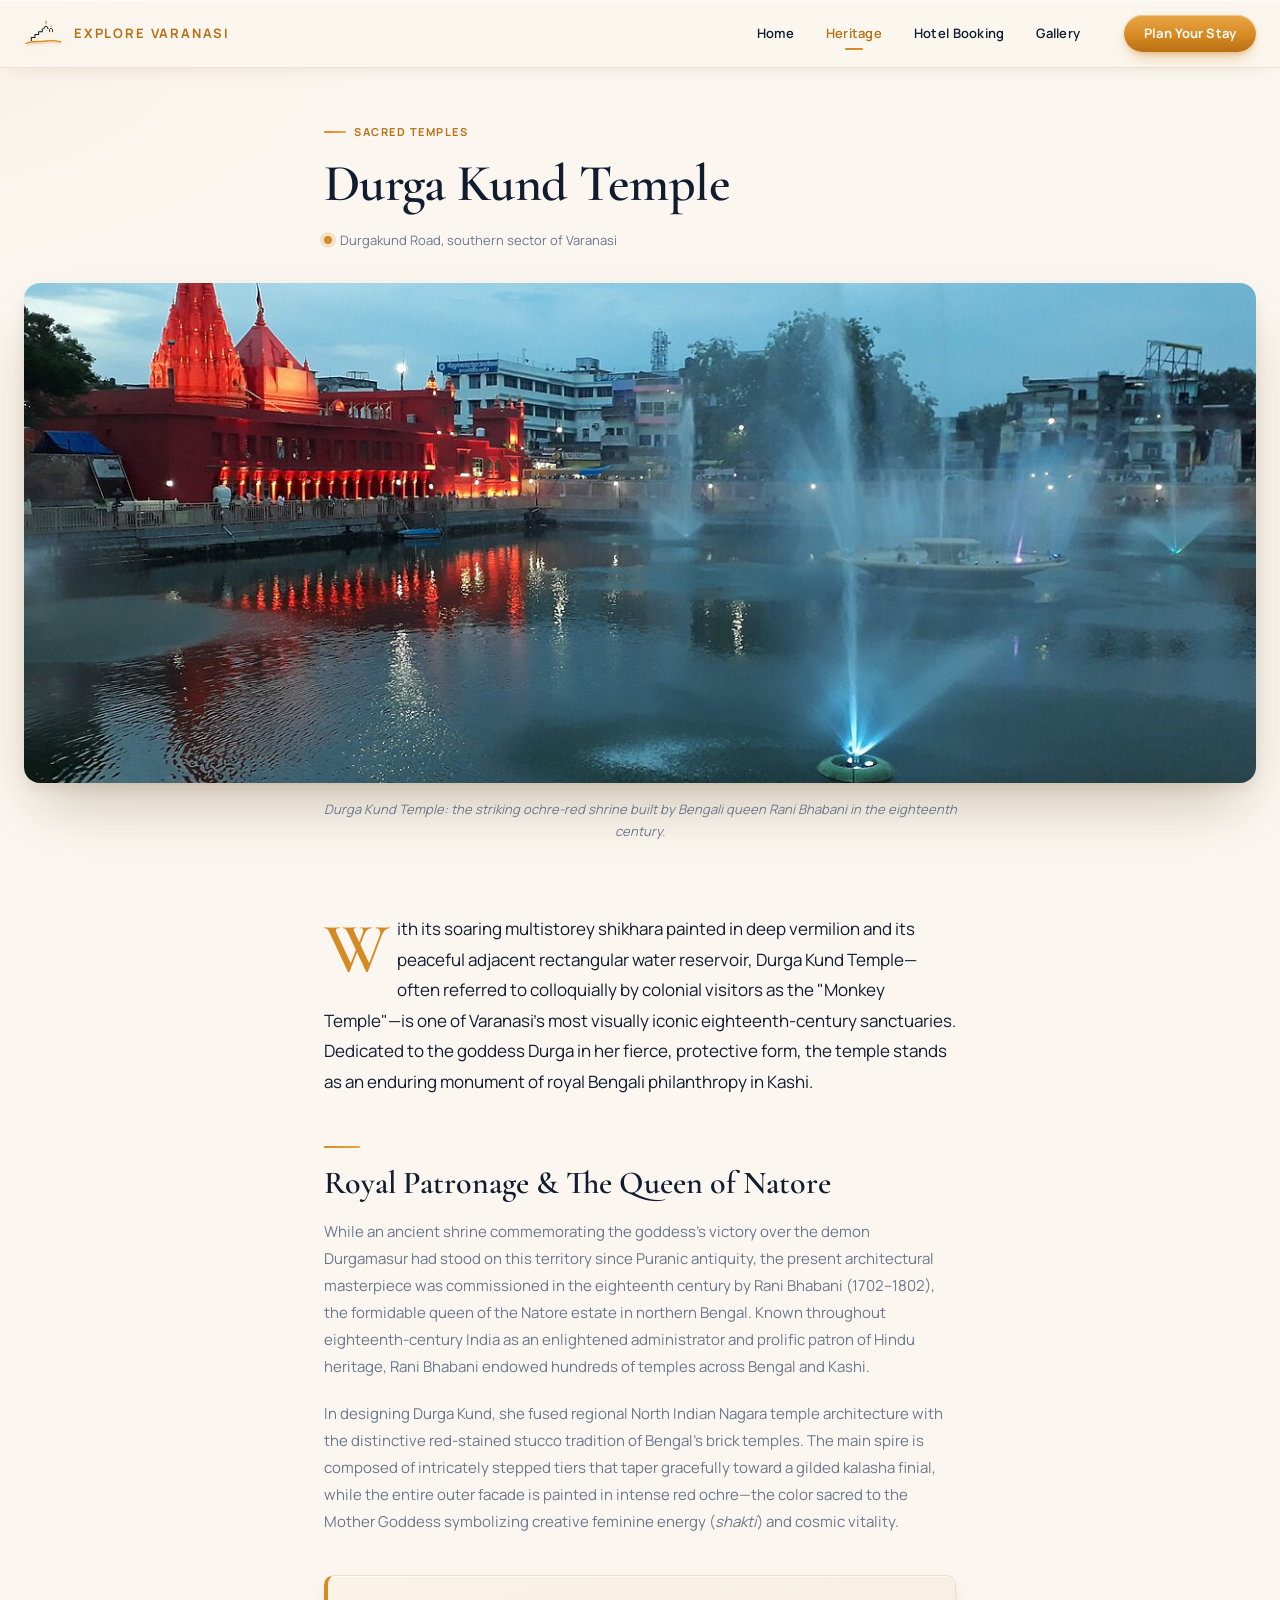
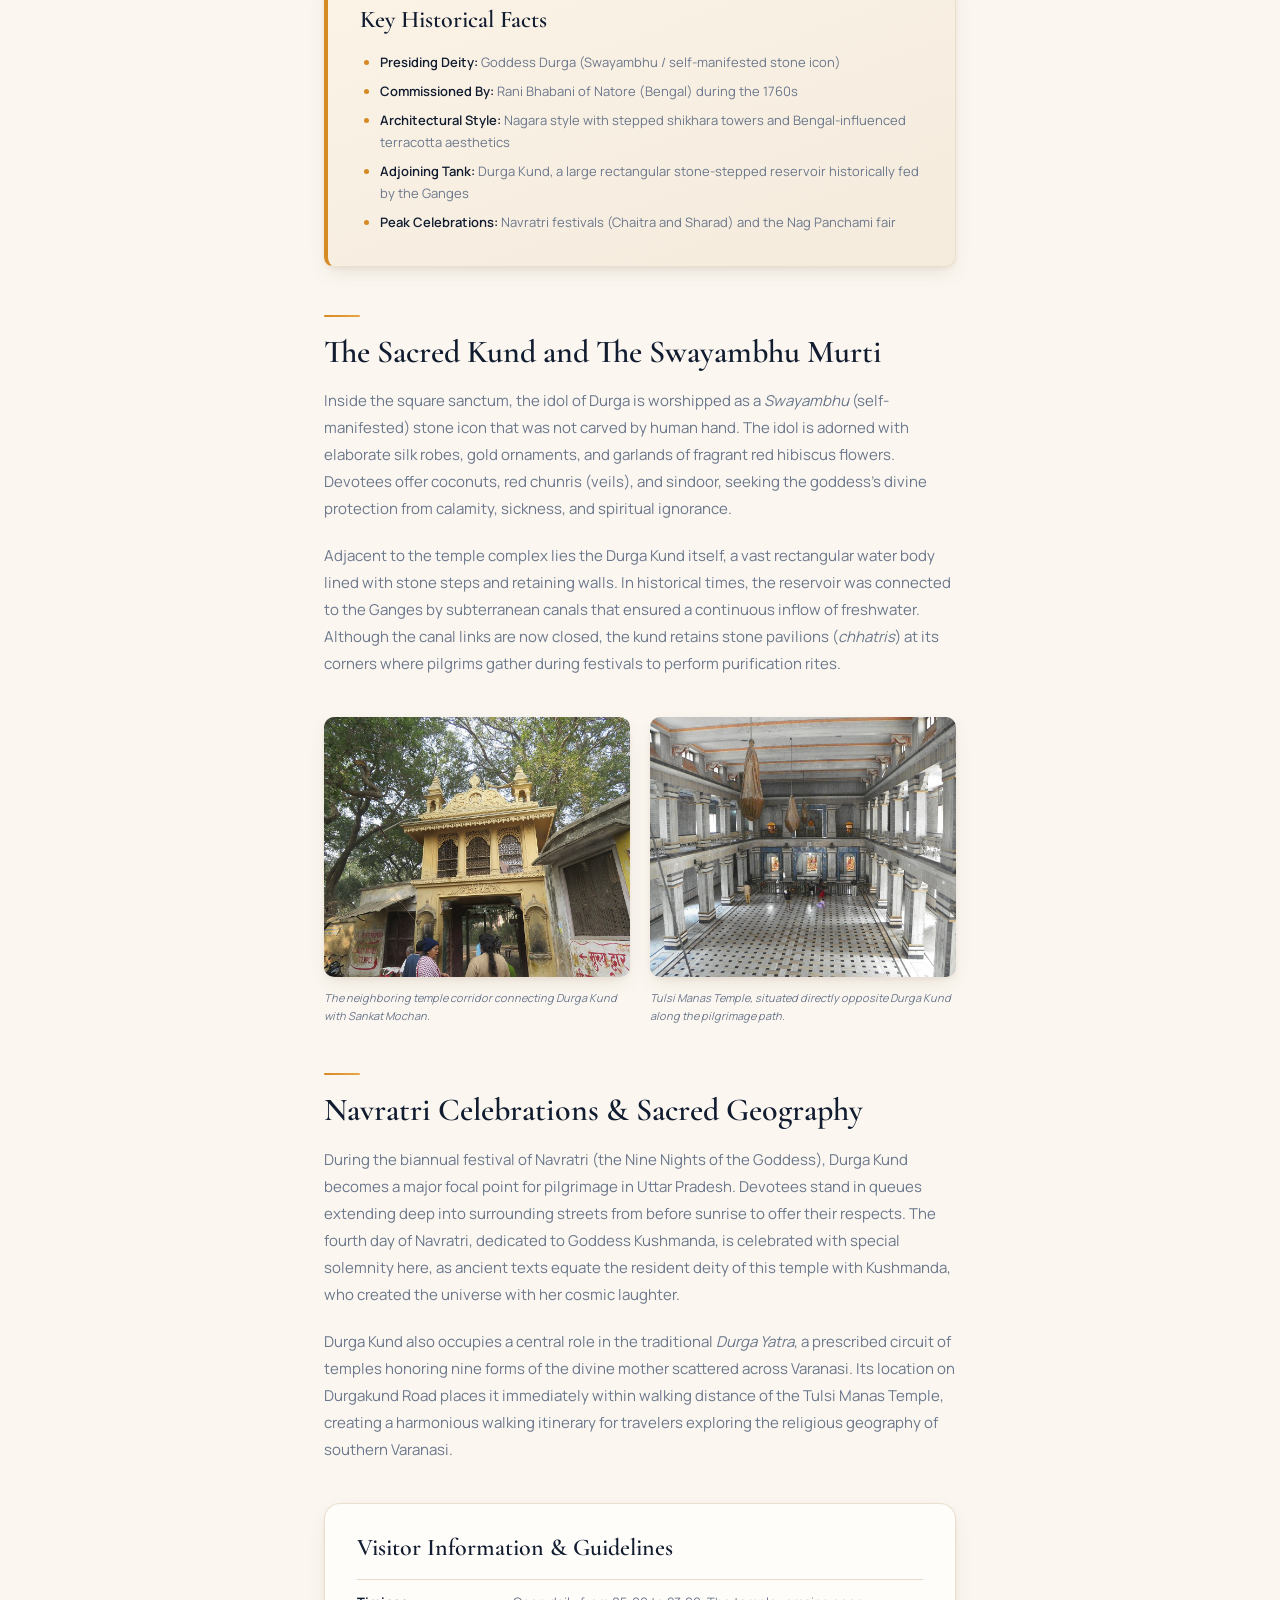
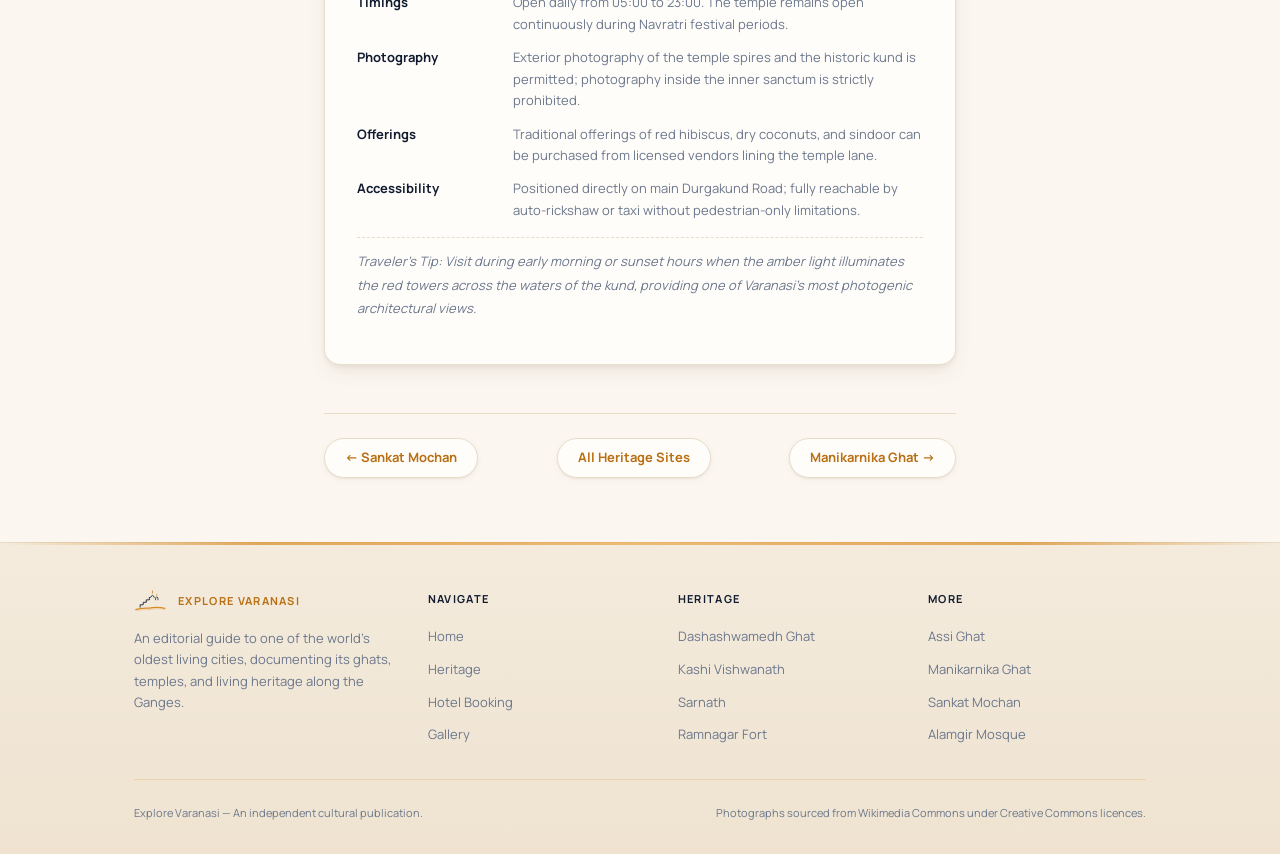
<file: durga-kund-temple.html>
<!DOCTYPE html>
<html lang="en">
<head>
  <meta charset="UTF-8">
  <meta name="viewport" content="width=device-width, initial-scale=1.0">
  <title>Durga Kund Temple — Explore Varanasi</title>
  <meta name="description" content="Durga Kund Temple: the vibrant red eighteenth-century Nagara temple commissioned by Rani Bhabani of Natore, adjoining the historic sacred kund in Varanasi.">
  <link rel="stylesheet" href="css/style.css">
  <link rel="icon" href="assets/logo.svg" type="image/svg+xml">
</head>
<body>
  <!-- Header -->
  <header class="site-header">
    <div class="header-inner">
      <a href="index.html" class="site-logo">
        <svg xmlns="http://www.w3.org/2000/svg" viewBox="0 0 52 36" fill="none"><path d="M10 28 L10 24 L15 24 L15 20 L20 20 L20 16 L25 16 L25 12" stroke="#111C30" stroke-width="1.4" fill="none" stroke-linejoin="round" stroke-linecap="round"/><path d="M27 12 Q30 5, 33 12" stroke="#111C30" stroke-width="1.4" fill="none" stroke-linecap="round"/><line x1="30" y1="5" x2="30" y2="2" stroke="#D68A24" stroke-width="1.5" stroke-linecap="round"/><circle cx="30" cy="1.5" r="0.8" fill="#D68A24"/><path d="M35 16 L35 13 Q37 9, 39 13 L39 16" stroke="#111C30" stroke-width="1.2" fill="none" stroke-linecap="round"/><line x1="37" y1="9" x2="37" y2="7" stroke="#D68A24" stroke-width="1.2" stroke-linecap="round"/><path d="M3 32 C12 28, 20 30, 28 29 S40 27, 50 30" stroke="#D68A24" stroke-width="2" fill="none" stroke-linecap="round"/><path d="M5 34 C14 31, 22 33, 30 31.5 S42 30, 50 32" stroke="#D68A24" stroke-width="1" fill="none" stroke-linecap="round" opacity="0.4"/></svg>
        <span class="site-logo__text">Explore Varanasi</span>
      </a>
      <button class="nav-toggle" aria-label="Toggle navigation"><span></span><span></span><span></span></button>
      <nav class="main-nav" id="mainNav">
        <ul class="main-nav__list">
          <li><a href="index.html" class="main-nav__link">Home</a></li>
          <li><a href="heritage.html" class="main-nav__link main-nav__link--active">Heritage</a></li>
          <li><a href="hotel-booking.html" class="main-nav__link">Hotel Booking</a></li>
          <li><a href="gallery.html" class="main-nav__link">Gallery</a></li>
        </ul>
        <a href="hotel-booking.html" class="nav-cta">Plan Your Stay</a>
      </nav>
    </div>
  </header>

  <main>
    <!-- Article Hero -->
    <article class="article">
      <header class="article-hero">
        <div class="container container--narrow">
          <span class="t-label article-hero__label">Sacred Temples</span>
          <h1 class="article-hero__title">Durga Kund Temple</h1>
          <p class="article-hero__location">Durgakund Road, southern sector of Varanasi</p>
        </div>
        <div class="article-hero__img-wrap">
          <img src="assets/images/durga-kund-temple.jpg" alt="Vivid red spires of Durga Kund Temple overlooking the historic rectangular tank" class="article-hero__img" loading="eager">
          <p class="article-hero__caption">Durga Kund Temple: the striking ochre-red shrine built by Bengali queen Rani Bhabani in the eighteenth century.</p>
        </div>
      </header>

      <div class="article-body">
        <p class="intro-para">With its soaring multistorey shikhara painted in deep vermilion and its peaceful adjacent rectangular water reservoir, Durga Kund Temple—often referred to colloquially by colonial visitors as the "Monkey Temple"—is one of Varanasi’s most visually iconic eighteenth-century sanctuaries. Dedicated to the goddess Durga in her fierce, protective form, the temple stands as an enduring monument of royal Bengali philanthropy in Kashi.</p>

        <h2>Royal Patronage & The Queen of Natore</h2>
        <p>While an ancient shrine commemorating the goddess's victory over the demon Durgamasur had stood on this territory since Puranic antiquity, the present architectural masterpiece was commissioned in the eighteenth century by Rani Bhabani (1702–1802), the formidable queen of the Natore estate in northern Bengal. Known throughout eighteenth-century India as an enlightened administrator and prolific patron of Hindu heritage, Rani Bhabani endowed hundreds of temples across Bengal and Kashi.</p>

        <p>In designing Durga Kund, she fused regional North Indian Nagara temple architecture with the distinctive red-stained stucco tradition of Bengal's brick temples. The main spire is composed of intricately stepped tiers that taper gracefully toward a gilded kalasha finial, while the entire outer facade is painted in intense red ochre—the color sacred to the Mother Goddess symbolizing creative feminine energy (<em>shakti</em>) and cosmic vitality.</p>

        <!-- Fact Panel -->
        <div class="fact-panel">
          <h3 class="fact-panel__title">Key Historical Facts</h3>
          <ul>
            <li><strong>Presiding Deity:</strong> Goddess Durga (Swayambhu / self-manifested stone icon)</li>
            <li><strong>Commissioned By:</strong> Rani Bhabani of Natore (Bengal) during the 1760s</li>
            <li><strong>Architectural Style:</strong> Nagara style with stepped shikhara towers and Bengal-influenced terracotta aesthetics</li>
            <li><strong>Adjoining Tank:</strong> Durga Kund, a large rectangular stone-stepped reservoir historically fed by the Ganges</li>
            <li><strong>Peak Celebrations:</strong> Navratri festivals (Chaitra and Sharad) and the Nag Panchami fair</li>
          </ul>
        </div>

        <h2>The Sacred Kund and The Swayambhu Murti</h2>
        <p>Inside the square sanctum, the idol of Durga is worshipped as a <em>Swayambhu</em> (self-manifested) stone icon that was not carved by human hand. The idol is adorned with elaborate silk robes, gold ornaments, and garlands of fragrant red hibiscus flowers. Devotees offer coconuts, red chunris (veils), and sindoor, seeking the goddess's divine protection from calamity, sickness, and spiritual ignorance.</p>

        <p>Adjacent to the temple complex lies the Durga Kund itself, a vast rectangular water body lined with stone steps and retaining walls. In historical times, the reservoir was connected to the Ganges by subterranean canals that ensured a continuous inflow of freshwater. Although the canal links are now closed, the kund retains stone pavilions (<em>chhatris</em>) at its corners where pilgrims gather during festivals to perform purification rites.</p>

        <!-- Article Secondary Images -->
        <div class="article-images">
          <div>
            <img src="assets/images/sankat-mochan-temple-entrance-varanasi-irctc-2017.jpg" alt="Devotional surroundings connecting southern Varanasi's temple circuit" loading="lazy">
            <figcaption>The neighboring temple corridor connecting Durga Kund with Sankat Mochan.</figcaption>
          </div>
          <div>
            <img src="assets/images/varanasi-07-tulsi-manas-mandir-24424161768.jpg" alt="Marble towers of Tulsi Manas located directly opposite Durga Kund" loading="lazy">
            <figcaption>Tulsi Manas Temple, situated directly opposite Durga Kund along the pilgrimage path.</figcaption>
          </div>
        </div>

        <h2>Navratri Celebrations & Sacred Geography</h2>
        <p>During the biannual festival of Navratri (the Nine Nights of the Goddess), Durga Kund becomes a major focal point for pilgrimage in Uttar Pradesh. Devotees stand in queues extending deep into surrounding streets from before sunrise to offer their respects. The fourth day of Navratri, dedicated to Goddess Kushmanda, is celebrated with special solemnity here, as ancient texts equate the resident deity of this temple with Kushmanda, who created the universe with her cosmic laughter.</p>

        <p>Durga Kund also occupies a central role in the traditional <em>Durga Yatra</em>, a prescribed circuit of temples honoring nine forms of the divine mother scattered across Varanasi. Its location on Durgakund Road places it immediately within walking distance of the Tulsi Manas Temple, creating a harmonious walking itinerary for travelers exploring the religious geography of southern Varanasi.</p>

        <!-- Visitor Info Box -->
        <div class="visitor-info">
          <h3 class="visitor-info__title">Visitor Information & Guidelines</h3>
          <dl>
            <dt>Timings</dt>
            <dd>Open daily from 05:00 to 23:00. The temple remains open continuously during Navratri festival periods.</dd>
            <dt>Photography</dt>
            <dd>Exterior photography of the temple spires and the historic kund is permitted; photography inside the inner sanctum is strictly prohibited.</dd>
            <dt>Offerings</dt>
            <dd>Traditional offerings of red hibiscus, dry coconuts, and sindoor can be purchased from licensed vendors lining the temple lane.</dd>
            <dt>Accessibility</dt>
            <dd>Positioned directly on main Durgakund Road; fully reachable by auto-rickshaw or taxi without pedestrian-only limitations.</dd>
          </dl>
          <p class="visitor-info__note">Traveler's Tip: Visit during early morning or sunset hours when the amber light illuminates the red towers across the waters of the kund, providing one of Varanasi's most photogenic architectural views.</p>
        </div>

        <!-- Article Navigation -->
        <nav class="article-nav" aria-label="Destination navigation">
          <a href="sankat-mochan-temple.html">← Sankat Mochan</a>
          <a href="heritage.html">All Heritage Sites</a>
          <a href="manikarnika-ghat.html">Manikarnika Ghat →</a>
        </nav>
      </div>
    </article>
  </main>

  <!-- Footer -->
  <footer class="site-footer">
    <div class="footer-inner">
      <div class="footer-top">
        <div class="footer-brand">
          <div class="footer-brand__logo">
            <svg xmlns="http://www.w3.org/2000/svg" viewBox="0 0 52 36" fill="none"><path d="M10 28 L10 24 L15 24 L15 20 L20 20 L20 16 L25 16 L25 12" stroke="#111C30" stroke-width="1.4" fill="none" stroke-linejoin="round" stroke-linecap="round"/><path d="M27 12 Q30 5, 33 12" stroke="#111C30" stroke-width="1.4" fill="none" stroke-linecap="round"/><line x1="30" y1="5" x2="30" y2="2" stroke="#D68A24" stroke-width="1.5" stroke-linecap="round"/><circle cx="30" cy="1.5" r="0.8" fill="#D68A24"/><path d="M35 16 L35 13 Q37 9, 39 13 L39 16" stroke="#111C30" stroke-width="1.2" fill="none" stroke-linecap="round"/><line x1="37" y1="9" x2="37" y2="7" stroke="#D68A24" stroke-width="1.2" stroke-linecap="round"/><path d="M3 32 C12 28, 20 30, 28 29 S40 27, 50 30" stroke="#D68A24" stroke-width="2" fill="none" stroke-linecap="round"/><path d="M5 34 C14 31, 22 33, 30 31.5 S42 30, 50 32" stroke="#D68A24" stroke-width="1" fill="none" stroke-linecap="round" opacity="0.4"/></svg>
            <span class="footer-brand__name">Explore Varanasi</span>
          </div>
          <p class="footer-brand__desc">An editorial guide to one of the world's oldest living cities, documenting its ghats, temples, and living heritage along the Ganges.</p>
        </div>
        <div class="footer-col">
          <h4 class="footer-col__title">Navigate</h4>
          <ul>
            <li><a href="index.html">Home</a></li>
            <li><a href="heritage.html">Heritage</a></li>
            <li><a href="hotel-booking.html">Hotel Booking</a></li>
            <li><a href="gallery.html">Gallery</a></li>
          </ul>
        </div>
        <div class="footer-col">
          <h4 class="footer-col__title">Heritage</h4>
          <ul>
            <li><a href="dashashwamedh-ghat.html">Dashashwamedh Ghat</a></li>
            <li><a href="kashi-vishwanath-temple.html">Kashi Vishwanath</a></li>
            <li><a href="sarnath.html">Sarnath</a></li>
            <li><a href="ramnagar-fort.html">Ramnagar Fort</a></li>
          </ul>
        </div>
        <div class="footer-col">
          <h4 class="footer-col__title">More</h4>
          <ul>
            <li><a href="assi-ghat.html">Assi Ghat</a></li>
            <li><a href="manikarnika-ghat.html">Manikarnika Ghat</a></li>
            <li><a href="sankat-mochan-temple.html">Sankat Mochan</a></li>
            <li><a href="alamgir-mosque.html">Alamgir Mosque</a></li>
          </ul>
        </div>
      </div>
      <div class="footer-bottom">
        <p>Explore Varanasi — An independent cultural publication.</p>
        <p>Photographs sourced from Wikimedia Commons under Creative Commons licences.</p>
      </div>
    </div>
  </footer>

  <script src="js/script.js"></script>
</body>
</html>
</file>
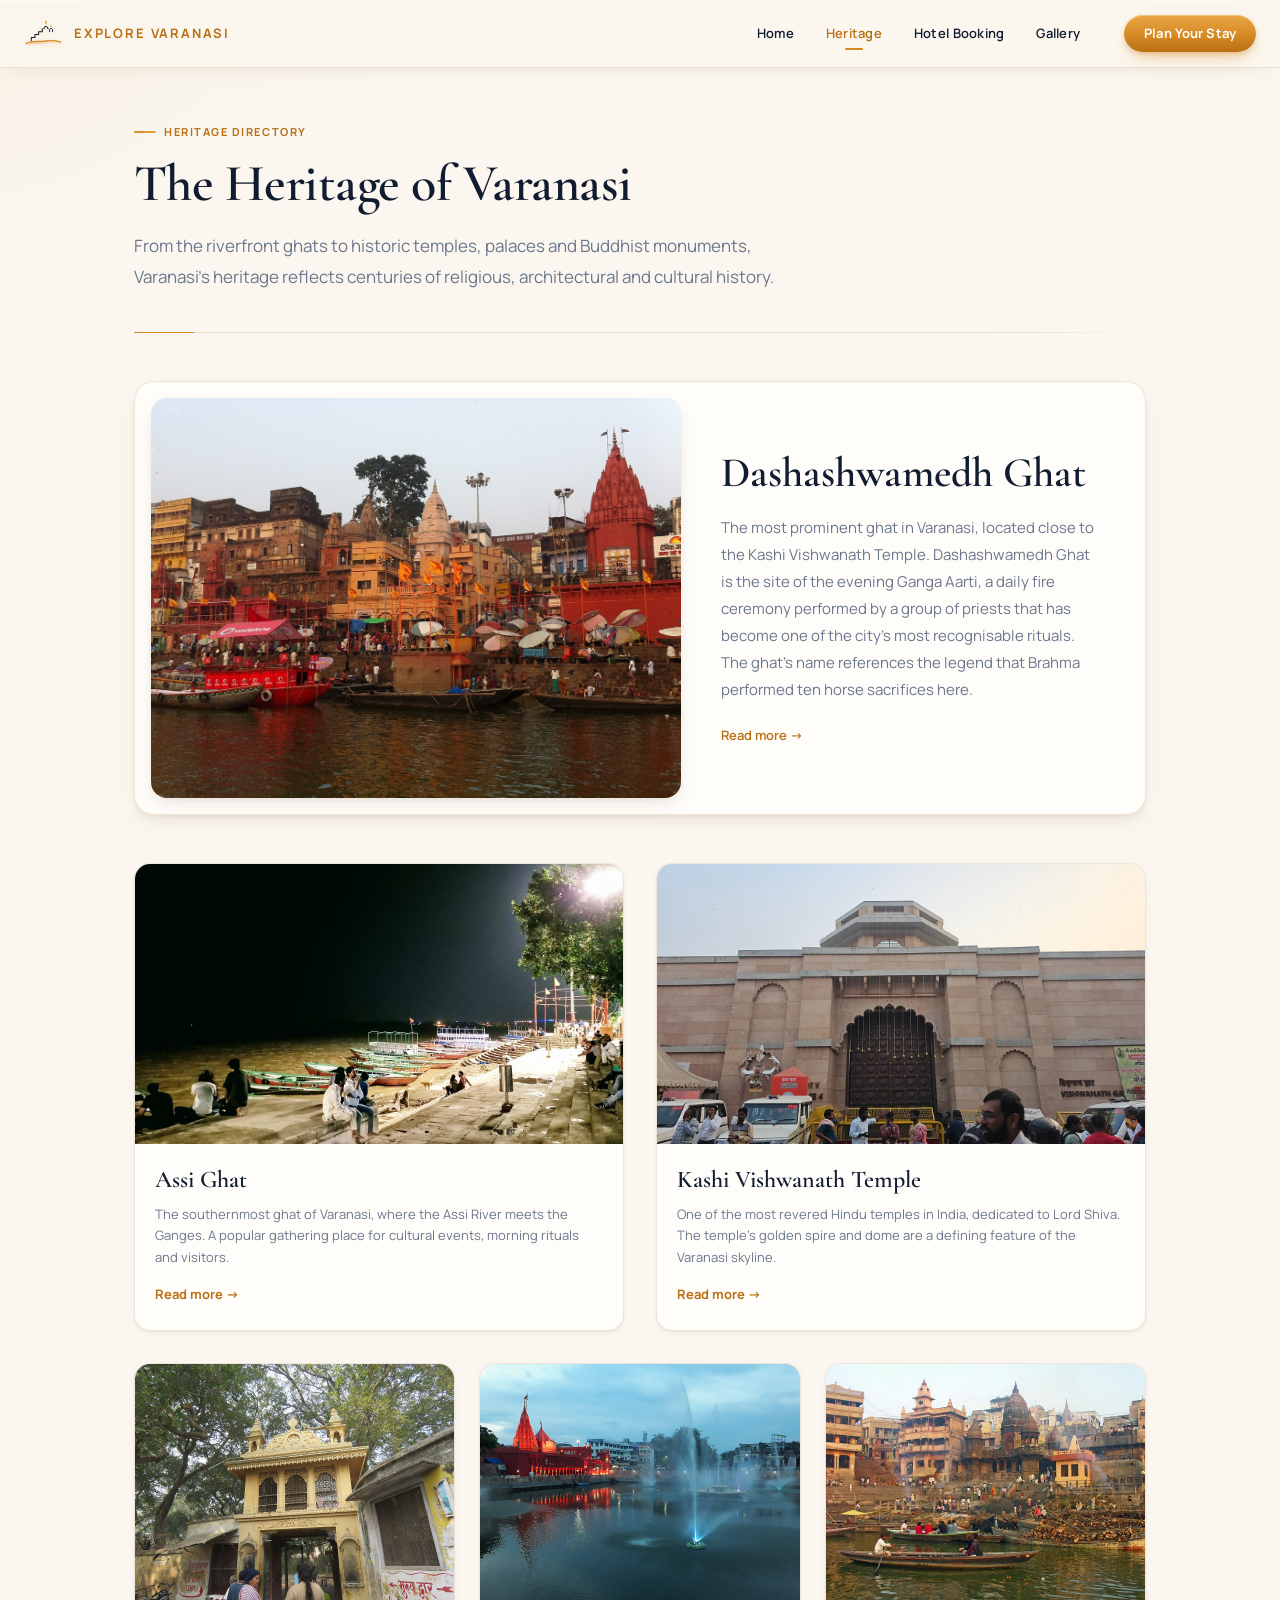
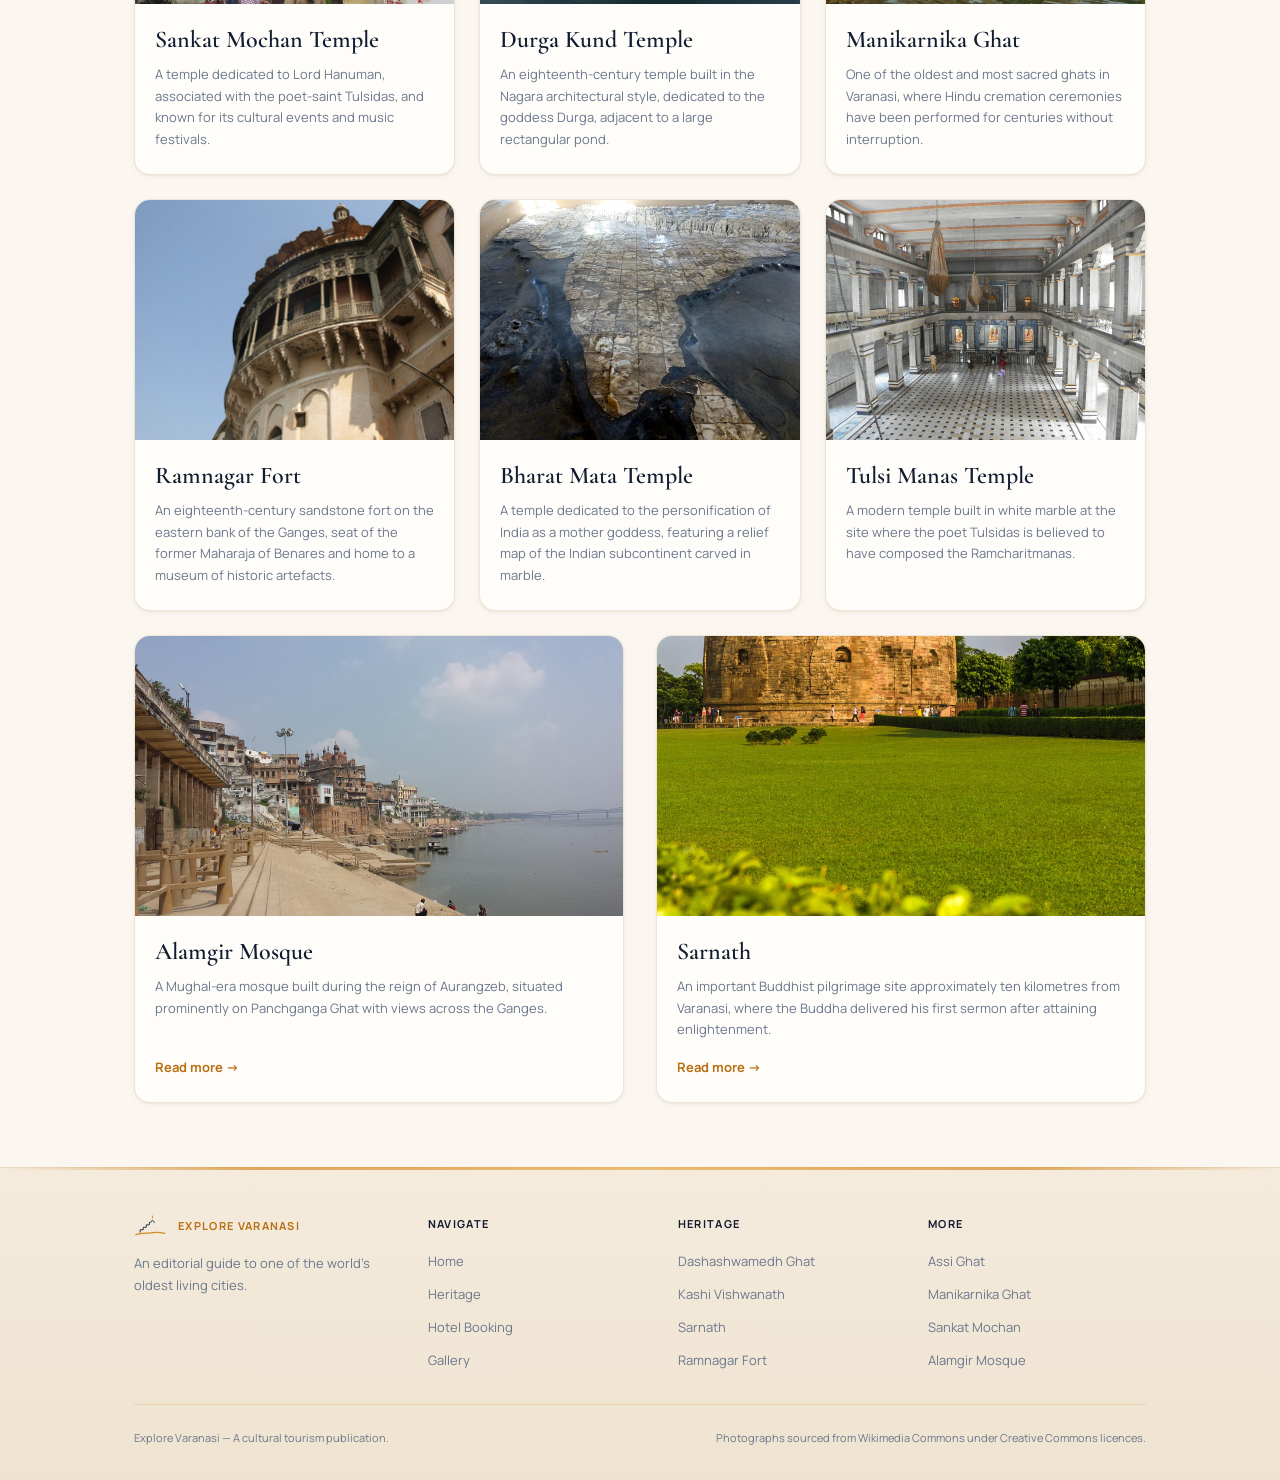
<file: heritage.html>
<!DOCTYPE html>
<html lang="en">
<head>
  <meta charset="UTF-8">
  <meta name="viewport" content="width=device-width, initial-scale=1.0">
  <title>The Heritage of Varanasi — Explore Varanasi</title>
  <meta name="description" content="A visual directory of Varanasi's most significant heritage destinations: ghats, temples, a Mughal-era mosque, a riverside fort, and the Buddhist monuments of Sarnath.">
  <link rel="stylesheet" href="css/style.css">
  <link rel="icon" href="assets/logo.svg" type="image/svg+xml">
</head>
<body>
  <header class="site-header">
    <div class="header-inner">
      <a href="index.html" class="site-logo">
        <svg xmlns="http://www.w3.org/2000/svg" viewBox="0 0 52 36" fill="none"><path d="M10 28 L10 24 L15 24 L15 20 L20 20 L20 16 L25 16 L25 12" stroke="#111C30" stroke-width="1.4" fill="none" stroke-linejoin="round" stroke-linecap="round"/><path d="M27 12 Q30 5, 33 12" stroke="#111C30" stroke-width="1.4" fill="none" stroke-linecap="round"/><line x1="30" y1="5" x2="30" y2="2" stroke="#D68A24" stroke-width="1.5" stroke-linecap="round"/><circle cx="30" cy="1.5" r="0.8" fill="#D68A24"/><path d="M35 16 L35 13 Q37 9, 39 13 L39 16" stroke="#111C30" stroke-width="1.2" fill="none" stroke-linecap="round"/><line x1="37" y1="9" x2="37" y2="7" stroke="#D68A24" stroke-width="1.2" stroke-linecap="round"/><path d="M3 32 C12 28, 20 30, 28 29 S40 27, 50 30" stroke="#D68A24" stroke-width="2" fill="none" stroke-linecap="round"/><path d="M5 34 C14 31, 22 33, 30 31.5 S42 30, 50 32" stroke="#D68A24" stroke-width="1" fill="none" stroke-linecap="round" opacity="0.4"/></svg>
        <span class="site-logo__text">Explore Varanasi</span>
      </a>
      <button class="nav-toggle" aria-label="Toggle navigation"><span></span><span></span><span></span></button>
      <nav class="main-nav" id="mainNav">
        <ul class="main-nav__list">
          <li><a href="index.html" class="main-nav__link">Home</a></li>
          <li><a href="heritage.html" class="main-nav__link main-nav__link--active">Heritage</a></li>
          <li><a href="hotel-booking.html" class="main-nav__link">Hotel Booking</a></li>
          <li><a href="gallery.html" class="main-nav__link">Gallery</a></li>
        </ul>
        <a href="hotel-booking.html" class="nav-cta">Plan Your Stay</a>
      </nav>
    </div>
  </header>

  <main>
    <div class="container">
      <div class="page-header">
        <span class="t-label page-header__label">Heritage Directory</span>
        <h1 class="page-header__title">The Heritage of Varanasi</h1>
        <p class="page-header__intro">From the riverfront ghats to historic temples, palaces and Buddhist monuments, Varanasi's heritage reflects centuries of religious, architectural and cultural history.</p>
      </div>

      <div class="heritage-grid">
        <!-- Featured: Dashashwamedh Ghat -->
        <div class="heritage-featured">
          <a href="dashashwamedh-ghat.html" class="heritage-featured__link">
            <img src="assets/images/2-varanasi.jpg" alt="Dashashwamedh Ghat along the Ganges in Varanasi" class="heritage-featured__img" loading="lazy">
          </a>
          <div class="heritage-featured__content">
            <h2 class="heritage-featured__title"><a href="dashashwamedh-ghat.html">Dashashwamedh Ghat</a></h2>
            <p class="heritage-featured__desc">The most prominent ghat in Varanasi, located close to the Kashi Vishwanath Temple. Dashashwamedh Ghat is the site of the evening Ganga Aarti, a daily fire ceremony performed by a group of priests that has become one of the city's most recognisable rituals. The ghat's name references the legend that Brahma performed ten horse sacrifices here.</p>
            <a href="dashashwamedh-ghat.html" class="link-accent" style="font-weight:600;font-size:var(--ts-sm)">Read more →</a>
          </div>
        </div>

        <!-- 2-column row -->
        <div class="heritage-list heritage-list--two" style="margin-bottom:var(--s8)">
          <div class="heritage-card">
            <a href="assi-ghat.html" class="heritage-card__link">
              <img src="assets/images/assi-ghat-varanasi.jpg" alt="Assi Ghat in Varanasi" class="heritage-card__img" loading="lazy">
            </a>
            <div class="heritage-card__body">
              <h3 class="heritage-card__title"><a href="assi-ghat.html">Assi Ghat</a></h3>
              <p class="heritage-card__desc">The southernmost ghat of Varanasi, where the Assi River meets the Ganges. A popular gathering place for cultural events, morning rituals and visitors.</p>
              <a href="assi-ghat.html" class="heritage-card__more">Read more →</a>
            </div>
          </div>
          <div class="heritage-card">
            <a href="kashi-vishwanath-temple.html" class="heritage-card__link">
              <img src="assets/images/shri-kashi-vishwanath-temple-3.jpg" alt="Kashi Vishwanath Temple, Varanasi" class="heritage-card__img" loading="lazy">
            </a>
            <div class="heritage-card__body">
              <h3 class="heritage-card__title"><a href="kashi-vishwanath-temple.html">Kashi Vishwanath Temple</a></h3>
              <p class="heritage-card__desc">One of the most revered Hindu temples in India, dedicated to Lord Shiva. The temple's golden spire and dome are a defining feature of the Varanasi skyline.</p>
              <a href="kashi-vishwanath-temple.html" class="heritage-card__more">Read more →</a>
            </div>
          </div>
        </div>

        <!-- 3-column grid -->
        <div class="heritage-list">
          <div class="heritage-card">
            <a href="sankat-mochan-temple.html" class="heritage-card__link">
              <img src="assets/images/sankat-mochan-temple-entrance-varanasi-irctc-2017.jpg" alt="Entrance to Sankat Mochan Hanuman Temple" class="heritage-card__img" loading="lazy">
            </a>
            <div class="heritage-card__body">
              <h3 class="heritage-card__title"><a href="sankat-mochan-temple.html">Sankat Mochan Temple</a></h3>
              <p class="heritage-card__desc">A temple dedicated to Lord Hanuman, associated with the poet-saint Tulsidas, and known for its cultural events and music festivals.</p>
            </div>
          </div>
          <div class="heritage-card">
            <a href="durga-kund-temple.html" class="heritage-card__link">
              <img src="assets/images/durga-kund-temple.jpg" alt="Durga Kund Temple, Varanasi" class="heritage-card__img" loading="lazy">
            </a>
            <div class="heritage-card__body">
              <h3 class="heritage-card__title"><a href="durga-kund-temple.html">Durga Kund Temple</a></h3>
              <p class="heritage-card__desc">An eighteenth-century temple built in the Nagara architectural style, dedicated to the goddess Durga, adjacent to a large rectangular pond.</p>
            </div>
          </div>
          <div class="heritage-card">
            <a href="manikarnika-ghat.html" class="heritage-card__link">
              <img src="assets/images/manikarnika-cremation-ghat-varanasi.jpg" alt="Manikarnika Ghat, Varanasi" class="heritage-card__img" loading="lazy">
            </a>
            <div class="heritage-card__body">
              <h3 class="heritage-card__title"><a href="manikarnika-ghat.html">Manikarnika Ghat</a></h3>
              <p class="heritage-card__desc">One of the oldest and most sacred ghats in Varanasi, where Hindu cremation ceremonies have been performed for centuries without interruption.</p>
            </div>
          </div>
        </div>

        <!-- Second 3-column row -->
        <div class="heritage-list" style="margin-top:var(--s6)">
          <div class="heritage-card">
            <a href="ramnagar-fort.html" class="heritage-card__link">
              <img src="assets/images/ramnagar-fort-in-varanasi.jpg" alt="Ramnagar Fort on the eastern bank of the Ganges" class="heritage-card__img" loading="lazy">
            </a>
            <div class="heritage-card__body">
              <h3 class="heritage-card__title"><a href="ramnagar-fort.html">Ramnagar Fort</a></h3>
              <p class="heritage-card__desc">An eighteenth-century sandstone fort on the eastern bank of the Ganges, seat of the former Maharaja of Benares and home to a museum of historic artefacts.</p>
            </div>
          </div>
          <div class="heritage-card">
            <a href="bharat-mata-temple.html" class="heritage-card__link">
              <img src="assets/images/bharat-mata-mandir-varanasi-india-panoramio.jpg" alt="Bharat Mata Temple, Varanasi" class="heritage-card__img" loading="lazy">
            </a>
            <div class="heritage-card__body">
              <h3 class="heritage-card__title"><a href="bharat-mata-temple.html">Bharat Mata Temple</a></h3>
              <p class="heritage-card__desc">A temple dedicated to the personification of India as a mother goddess, featuring a relief map of the Indian subcontinent carved in marble.</p>
            </div>
          </div>
          <div class="heritage-card">
            <a href="tulsi-manas-temple.html" class="heritage-card__link">
              <img src="assets/images/varanasi-07-tulsi-manas-mandir-24424161768.jpg" alt="Tulsi Manas Temple, Varanasi" class="heritage-card__img" loading="lazy">
            </a>
            <div class="heritage-card__body">
              <h3 class="heritage-card__title"><a href="tulsi-manas-temple.html">Tulsi Manas Temple</a></h3>
              <p class="heritage-card__desc">A modern temple built in white marble at the site where the poet Tulsidas is believed to have composed the Ramcharitmanas.</p>
            </div>
          </div>
        </div>

        <!-- Final 2-column -->
        <div class="heritage-list heritage-list--two" style="margin-top:var(--s6)">
          <div class="heritage-card">
            <a href="alamgir-mosque.html" class="heritage-card__link">
              <img src="assets/images/alamgir-mosque-varanasi-india-october-2014.jpg" alt="Alamgir Mosque on Panchganga Ghat, Varanasi" class="heritage-card__img" loading="lazy">
            </a>
            <div class="heritage-card__body">
              <h3 class="heritage-card__title"><a href="alamgir-mosque.html">Alamgir Mosque</a></h3>
              <p class="heritage-card__desc">A Mughal-era mosque built during the reign of Aurangzeb, situated prominently on Panchganga Ghat with views across the Ganges.</p>
              <a href="alamgir-mosque.html" class="heritage-card__more">Read more →</a>
            </div>
          </div>
          <div class="heritage-card">
            <a href="sarnath.html" class="heritage-card__link">
              <img src="assets/images/dhamek-stupa-sarnath.jpg" alt="Dhamek Stupa at Sarnath" class="heritage-card__img" loading="lazy">
            </a>
            <div class="heritage-card__body">
              <h3 class="heritage-card__title"><a href="sarnath.html">Sarnath</a></h3>
              <p class="heritage-card__desc">An important Buddhist pilgrimage site approximately ten kilometres from Varanasi, where the Buddha delivered his first sermon after attaining enlightenment.</p>
              <a href="sarnath.html" class="heritage-card__more">Read more →</a>
            </div>
          </div>
        </div>
      </div>
    </div>
  </main>

  <footer class="site-footer">
    <div class="footer-inner">
      <div class="footer-top">
        <div class="footer-brand">
          <div class="footer-brand__logo">
            <svg xmlns="http://www.w3.org/2000/svg" viewBox="0 0 52 36" fill="none"><path d="M10 28 L10 24 L15 24 L15 20 L20 20 L20 16 L25 16 L25 12" stroke="#111C30" stroke-width="1.4" fill="none" stroke-linejoin="round" stroke-linecap="round"/><path d="M27 12 Q30 5, 33 12" stroke="#111C30" stroke-width="1.4" fill="none" stroke-linecap="round"/><line x1="30" y1="5" x2="30" y2="2" stroke="#D68A24" stroke-width="1.5" stroke-linecap="round"/><circle cx="30" cy="1.5" r="0.8" fill="#D68A24"/><path d="M3 32 C12 28, 20 30, 28 29 S40 27, 50 30" stroke="#D68A24" stroke-width="2" fill="none" stroke-linecap="round"/></svg>
            <span class="footer-brand__name">Explore Varanasi</span>
          </div>
          <p class="footer-brand__desc">An editorial guide to one of the world's oldest living cities.</p>
        </div>
        <div class="footer-col">
          <h4 class="footer-col__title">Navigate</h4>
          <ul>
            <li><a href="index.html">Home</a></li>
            <li><a href="heritage.html">Heritage</a></li>
            <li><a href="hotel-booking.html">Hotel Booking</a></li>
            <li><a href="gallery.html">Gallery</a></li>
          </ul>
        </div>
        <div class="footer-col">
          <h4 class="footer-col__title">Heritage</h4>
          <ul>
            <li><a href="dashashwamedh-ghat.html">Dashashwamedh Ghat</a></li>
            <li><a href="kashi-vishwanath-temple.html">Kashi Vishwanath</a></li>
            <li><a href="sarnath.html">Sarnath</a></li>
            <li><a href="ramnagar-fort.html">Ramnagar Fort</a></li>
          </ul>
        </div>
        <div class="footer-col">
          <h4 class="footer-col__title">More</h4>
          <ul>
            <li><a href="assi-ghat.html">Assi Ghat</a></li>
            <li><a href="manikarnika-ghat.html">Manikarnika Ghat</a></li>
            <li><a href="sankat-mochan-temple.html">Sankat Mochan</a></li>
            <li><a href="alamgir-mosque.html">Alamgir Mosque</a></li>
          </ul>
        </div>
      </div>
      <div class="footer-bottom">
        <p>Explore Varanasi — A cultural tourism publication.</p>
        <p>Photographs sourced from Wikimedia Commons under Creative Commons licences.</p>
      </div>
    </div>
  </footer>

  <script src="js/script.js"></script>
</body>
</html>
</file>
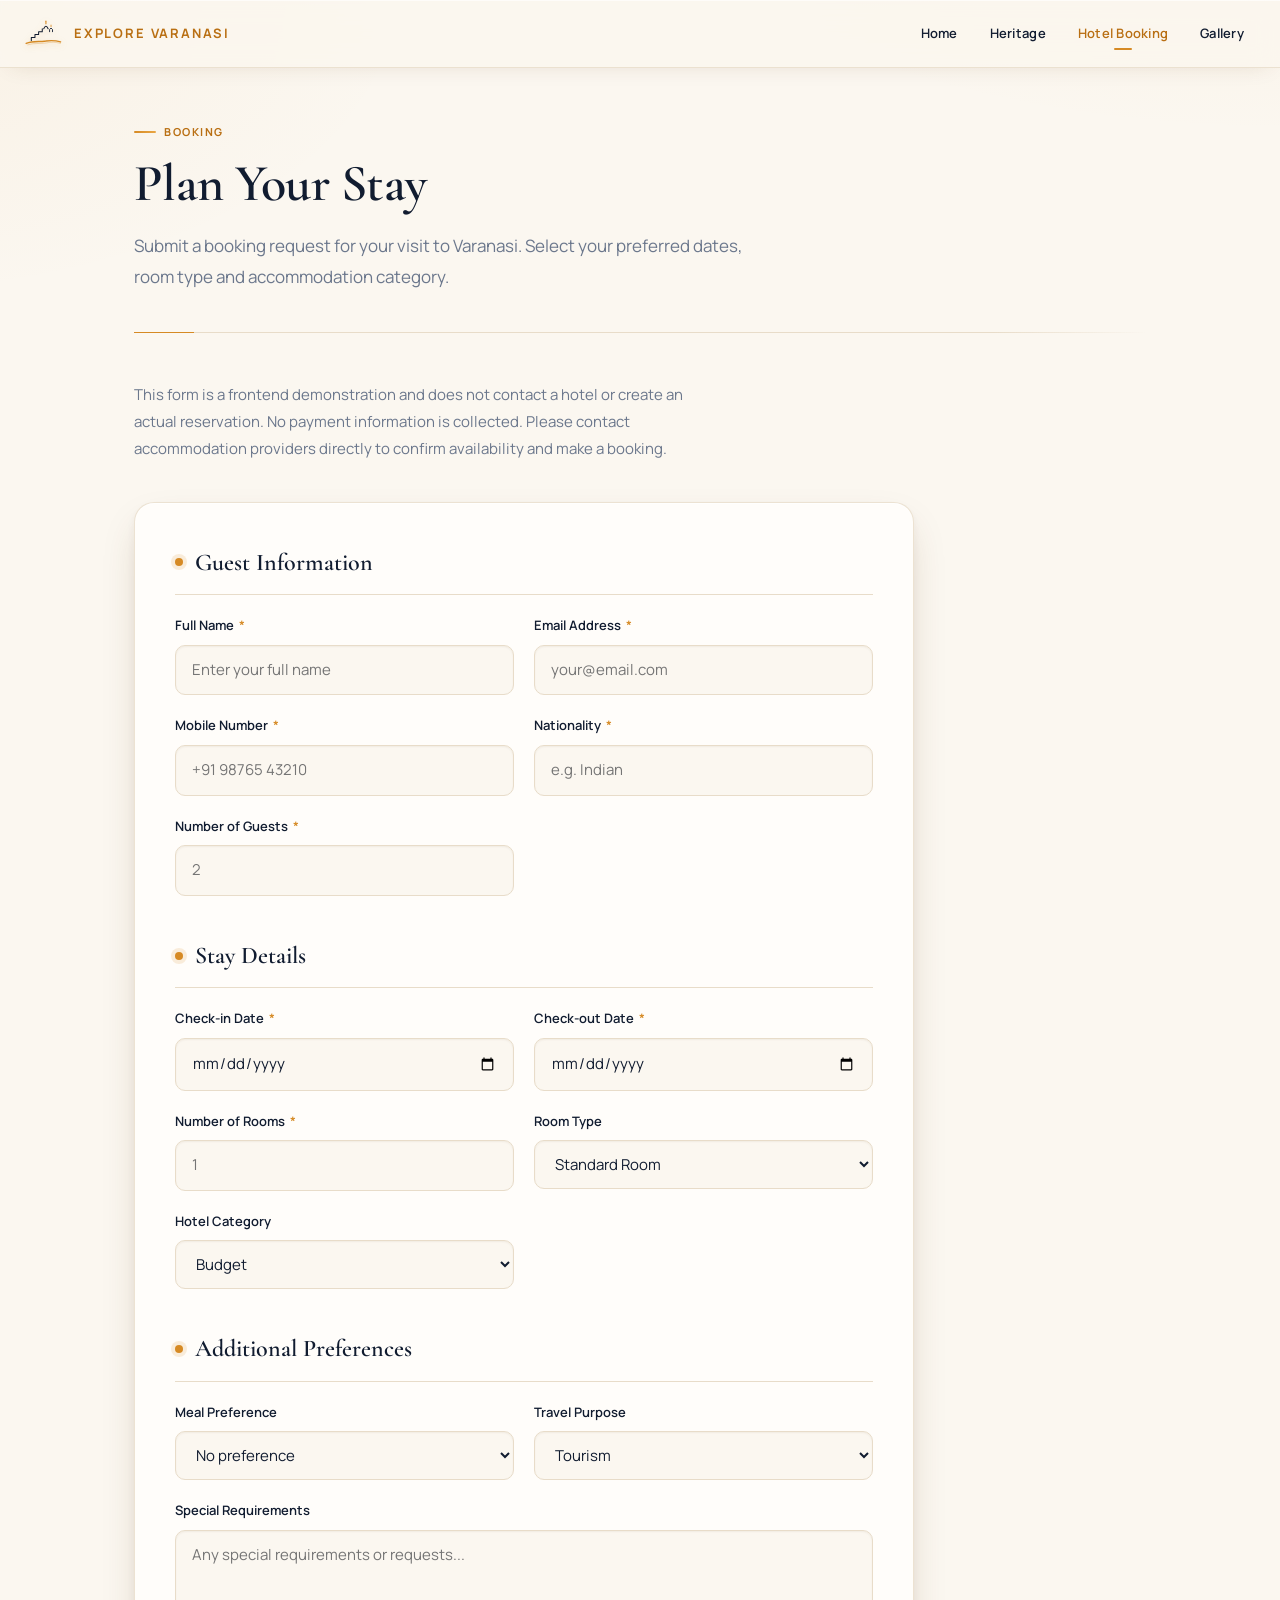
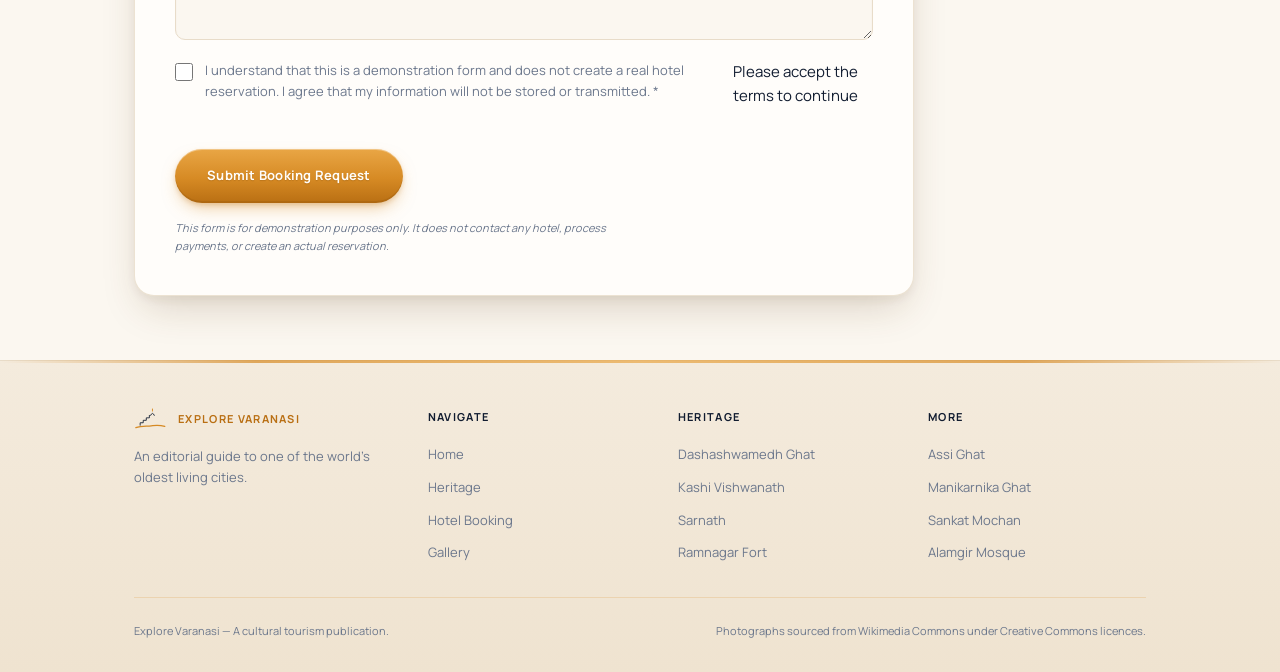
<file: hotel-booking.html>
<!DOCTYPE html>
<html lang="en">
<head>
  <meta charset="UTF-8">
  <meta name="viewport" content="width=device-width, initial-scale=1.0">
  <title>Plan Your Stay — Explore Varanasi</title>
  <meta name="description" content="Submit a booking request for your stay in Varanasi. Choose your room type, hotel category, and travel dates.">
  <link rel="stylesheet" href="css/style.css">
  <link rel="icon" href="assets/logo.svg" type="image/svg+xml">
</head>
<body>
  <header class="site-header">
    <div class="header-inner">
      <a href="index.html" class="site-logo">
        <svg xmlns="http://www.w3.org/2000/svg" viewBox="0 0 52 36" fill="none"><path d="M10 28 L10 24 L15 24 L15 20 L20 20 L20 16 L25 16 L25 12" stroke="#111C30" stroke-width="1.4" fill="none" stroke-linejoin="round" stroke-linecap="round"/><path d="M27 12 Q30 5, 33 12" stroke="#111C30" stroke-width="1.4" fill="none" stroke-linecap="round"/><line x1="30" y1="5" x2="30" y2="2" stroke="#D68A24" stroke-width="1.5" stroke-linecap="round"/><circle cx="30" cy="1.5" r="0.8" fill="#D68A24"/><path d="M35 16 L35 13 Q37 9, 39 13 L39 16" stroke="#111C30" stroke-width="1.2" fill="none" stroke-linecap="round"/><line x1="37" y1="9" x2="37" y2="7" stroke="#D68A24" stroke-width="1.2" stroke-linecap="round"/><path d="M3 32 C12 28, 20 30, 28 29 S40 27, 50 30" stroke="#D68A24" stroke-width="2" fill="none" stroke-linecap="round"/><path d="M5 34 C14 31, 22 33, 30 31.5 S42 30, 50 32" stroke="#D68A24" stroke-width="1" fill="none" stroke-linecap="round" opacity="0.4"/></svg>
        <span class="site-logo__text">Explore Varanasi</span>
      </a>
      <button class="nav-toggle" aria-label="Toggle navigation"><span></span><span></span><span></span></button>
      <nav class="main-nav" id="mainNav">
        <ul class="main-nav__list">
          <li><a href="index.html" class="main-nav__link">Home</a></li>
          <li><a href="heritage.html" class="main-nav__link">Heritage</a></li>
          <li><a href="hotel-booking.html" class="main-nav__link main-nav__link--active">Hotel Booking</a></li>
          <li><a href="gallery.html" class="main-nav__link">Gallery</a></li>
        </ul>
      </nav>
    </div>
  </header>

  <main>
    <div class="container">
      <div class="page-header">
        <span class="t-label page-header__label">Booking</span>
        <h1 class="page-header__title">Plan Your Stay</h1>
        <p class="page-header__intro">Submit a booking request for your visit to Varanasi. Select your preferred dates, room type and accommodation category.</p>
      </div>

      <div class="booking-page">
        <div class="booking-intro">
          <p>This form is a frontend demonstration and does not contact a hotel or create an actual reservation. No payment information is collected. Please contact accommodation providers directly to confirm availability and make a booking.</p>
        </div>

        <form id="bookingForm" class="booking-form" novalidate>
          <!-- Guest Information -->
          <div class="form-section">
            <h2 class="form-section__title">Guest Information</h2>
            <div class="form-row">
              <div class="form-group">
                <label for="fullName">Full Name <span class="required">*</span></label>
                <input type="text" id="fullName" name="fullName" required placeholder="Enter your full name">
                <span class="error-msg">Please enter your full name</span>
              </div>
              <div class="form-group">
                <label for="email">Email Address <span class="required">*</span></label>
                <input type="email" id="email" name="email" required placeholder="your@email.com">
                <span class="error-msg">Please enter a valid email address</span>
              </div>
            </div>
            <div class="form-row">
              <div class="form-group">
                <label for="mobile">Mobile Number <span class="required">*</span></label>
                <input type="tel" id="mobile" name="mobile" required placeholder="+91 98765 43210">
                <span class="error-msg">Please enter a valid phone number</span>
              </div>
              <div class="form-group">
                <label for="nationality">Nationality <span class="required">*</span></label>
                <input type="text" id="nationality" name="nationality" required placeholder="e.g. Indian">
                <span class="error-msg">Please enter your nationality</span>
              </div>
            </div>
            <div class="form-row">
              <div class="form-group">
                <label for="guests">Number of Guests <span class="required">*</span></label>
                <input type="number" id="guests" name="guests" required min="1" max="50" placeholder="2">
                <span class="error-msg">Please enter the number of guests</span>
              </div>
            </div>
          </div>

          <!-- Stay Details -->
          <div class="form-section">
            <h2 class="form-section__title">Stay Details</h2>
            <div class="form-row">
              <div class="form-group">
                <label for="checkin">Check-in Date <span class="required">*</span></label>
                <input type="date" id="checkin" name="checkin" required>
                <span class="error-msg">Please select a check-in date</span>
              </div>
              <div class="form-group">
                <label for="checkout">Check-out Date <span class="required">*</span></label>
                <input type="date" id="checkout" name="checkout" required>
                <span class="error-msg">Please select a check-out date</span>
              </div>
            </div>
            <div class="form-row">
              <div class="form-group">
                <label for="rooms">Number of Rooms <span class="required">*</span></label>
                <input type="number" id="rooms" name="rooms" required min="1" max="20" placeholder="1">
                <span class="error-msg">Please enter the number of rooms</span>
              </div>
              <div class="form-group">
                <label for="roomType">Room Type</label>
                <select id="roomType" name="roomType">
                  <option value="standard">Standard Room</option>
                  <option value="deluxe">Deluxe Room</option>
                  <option value="premium">Premium Room</option>
                  <option value="family">Family Room</option>
                  <option value="suite">Suite</option>
                </select>
              </div>
            </div>
            <div class="form-row">
              <div class="form-group">
                <label for="hotelCategory">Hotel Category</label>
                <select id="hotelCategory" name="hotelCategory">
                  <option value="budget">Budget</option>
                  <option value="midrange">Mid-range</option>
                  <option value="luxury">Luxury</option>
                  <option value="heritage">Heritage Hotel</option>
                  <option value="riverside">Riverside Accommodation</option>
                </select>
              </div>
            </div>
          </div>

          <!-- Preferences -->
          <div class="form-section">
            <h2 class="form-section__title">Additional Preferences</h2>
            <div class="form-row">
              <div class="form-group">
                <label for="mealPref">Meal Preference</label>
                <select id="mealPref" name="mealPref">
                  <option value="none">No preference</option>
                  <option value="vegetarian">Vegetarian</option>
                  <option value="vegan">Vegan</option>
                  <option value="nonveg">Non-vegetarian</option>
                  <option value="jain">Jain</option>
                </select>
              </div>
              <div class="form-group">
                <label for="travelPurpose">Travel Purpose</label>
                <select id="travelPurpose" name="travelPurpose">
                  <option value="tourism">Tourism</option>
                  <option value="pilgrimage">Pilgrimage</option>
                  <option value="business">Business</option>
                  <option value="academic">Academic / Research</option>
                  <option value="photography">Photography</option>
                  <option value="other">Other</option>
                </select>
              </div>
            </div>
            <div class="form-row form-row--single">
              <div class="form-group">
                <label for="specialReqs">Special Requirements</label>
                <textarea id="specialReqs" name="specialReqs" placeholder="Any special requirements or requests..."></textarea>
              </div>
            </div>
            <div class="form-checkbox">
              <input type="checkbox" id="terms" name="terms" required>
              <label for="terms">I understand that this is a demonstration form and does not create a real hotel reservation. I agree that my information will not be stored or transmitted. <span class="required">*</span></label>
              <span class="error-msg">Please accept the terms to continue</span>
            </div>
          </div>

          <div class="form-submit">
            <button type="submit" class="btn btn--primary" style="padding:var(--s4) var(--s8)">Submit Booking Request</button>
          </div>
          <p class="form-disclaimer">This form is for demonstration purposes only. It does not contact any hotel, process payments, or create an actual reservation.</p>
        </form>
      </div>
    </div>
  </main>

  <!-- Booking Confirmation Modal -->
  <div id="bookingConfirmation" class="booking-confirmation">
    <div class="booking-confirmation__card">
      <div class="booking-confirmation__icon">&#10003;</div>
      <h2 class="booking-confirmation__title">Request Submitted</h2>
      <p class="booking-confirmation__text">Thank you for your booking request. Please note that this is a demonstration — no actual reservation has been made.</p>
      <div class="booking-confirmation__details"></div>
      <button class="btn btn--primary booking-confirmation__close">Close</button>
    </div>
  </div>

  <footer class="site-footer">
    <div class="footer-inner">
      <div class="footer-top">
        <div class="footer-brand">
          <div class="footer-brand__logo">
            <svg xmlns="http://www.w3.org/2000/svg" viewBox="0 0 52 36" fill="none"><path d="M10 28 L10 24 L15 24 L15 20 L20 20 L20 16 L25 16 L25 12" stroke="#111C30" stroke-width="1.4" fill="none" stroke-linejoin="round" stroke-linecap="round"/><path d="M27 12 Q30 5, 33 12" stroke="#111C30" stroke-width="1.4" fill="none" stroke-linecap="round"/><line x1="30" y1="5" x2="30" y2="2" stroke="#D68A24" stroke-width="1.5" stroke-linecap="round"/><circle cx="30" cy="1.5" r="0.8" fill="#D68A24"/><path d="M3 32 C12 28, 20 30, 28 29 S40 27, 50 30" stroke="#D68A24" stroke-width="2" fill="none" stroke-linecap="round"/></svg>
            <span class="footer-brand__name">Explore Varanasi</span>
          </div>
          <p class="footer-brand__desc">An editorial guide to one of the world's oldest living cities.</p>
        </div>
        <div class="footer-col">
          <h4 class="footer-col__title">Navigate</h4>
          <ul><li><a href="index.html">Home</a></li><li><a href="heritage.html">Heritage</a></li><li><a href="hotel-booking.html">Hotel Booking</a></li><li><a href="gallery.html">Gallery</a></li></ul>
        </div>
        <div class="footer-col">
          <h4 class="footer-col__title">Heritage</h4>
          <ul><li><a href="dashashwamedh-ghat.html">Dashashwamedh Ghat</a></li><li><a href="kashi-vishwanath-temple.html">Kashi Vishwanath</a></li><li><a href="sarnath.html">Sarnath</a></li><li><a href="ramnagar-fort.html">Ramnagar Fort</a></li></ul>
        </div>
        <div class="footer-col">
          <h4 class="footer-col__title">More</h4>
          <ul><li><a href="assi-ghat.html">Assi Ghat</a></li><li><a href="manikarnika-ghat.html">Manikarnika Ghat</a></li><li><a href="sankat-mochan-temple.html">Sankat Mochan</a></li><li><a href="alamgir-mosque.html">Alamgir Mosque</a></li></ul>
        </div>
      </div>
      <div class="footer-bottom">
        <p>Explore Varanasi — A cultural tourism publication.</p>
        <p>Photographs sourced from Wikimedia Commons under Creative Commons licences.</p>
      </div>
    </div>
  </footer>

  <script src="js/script.js"></script>
</body>
</html>
</file>
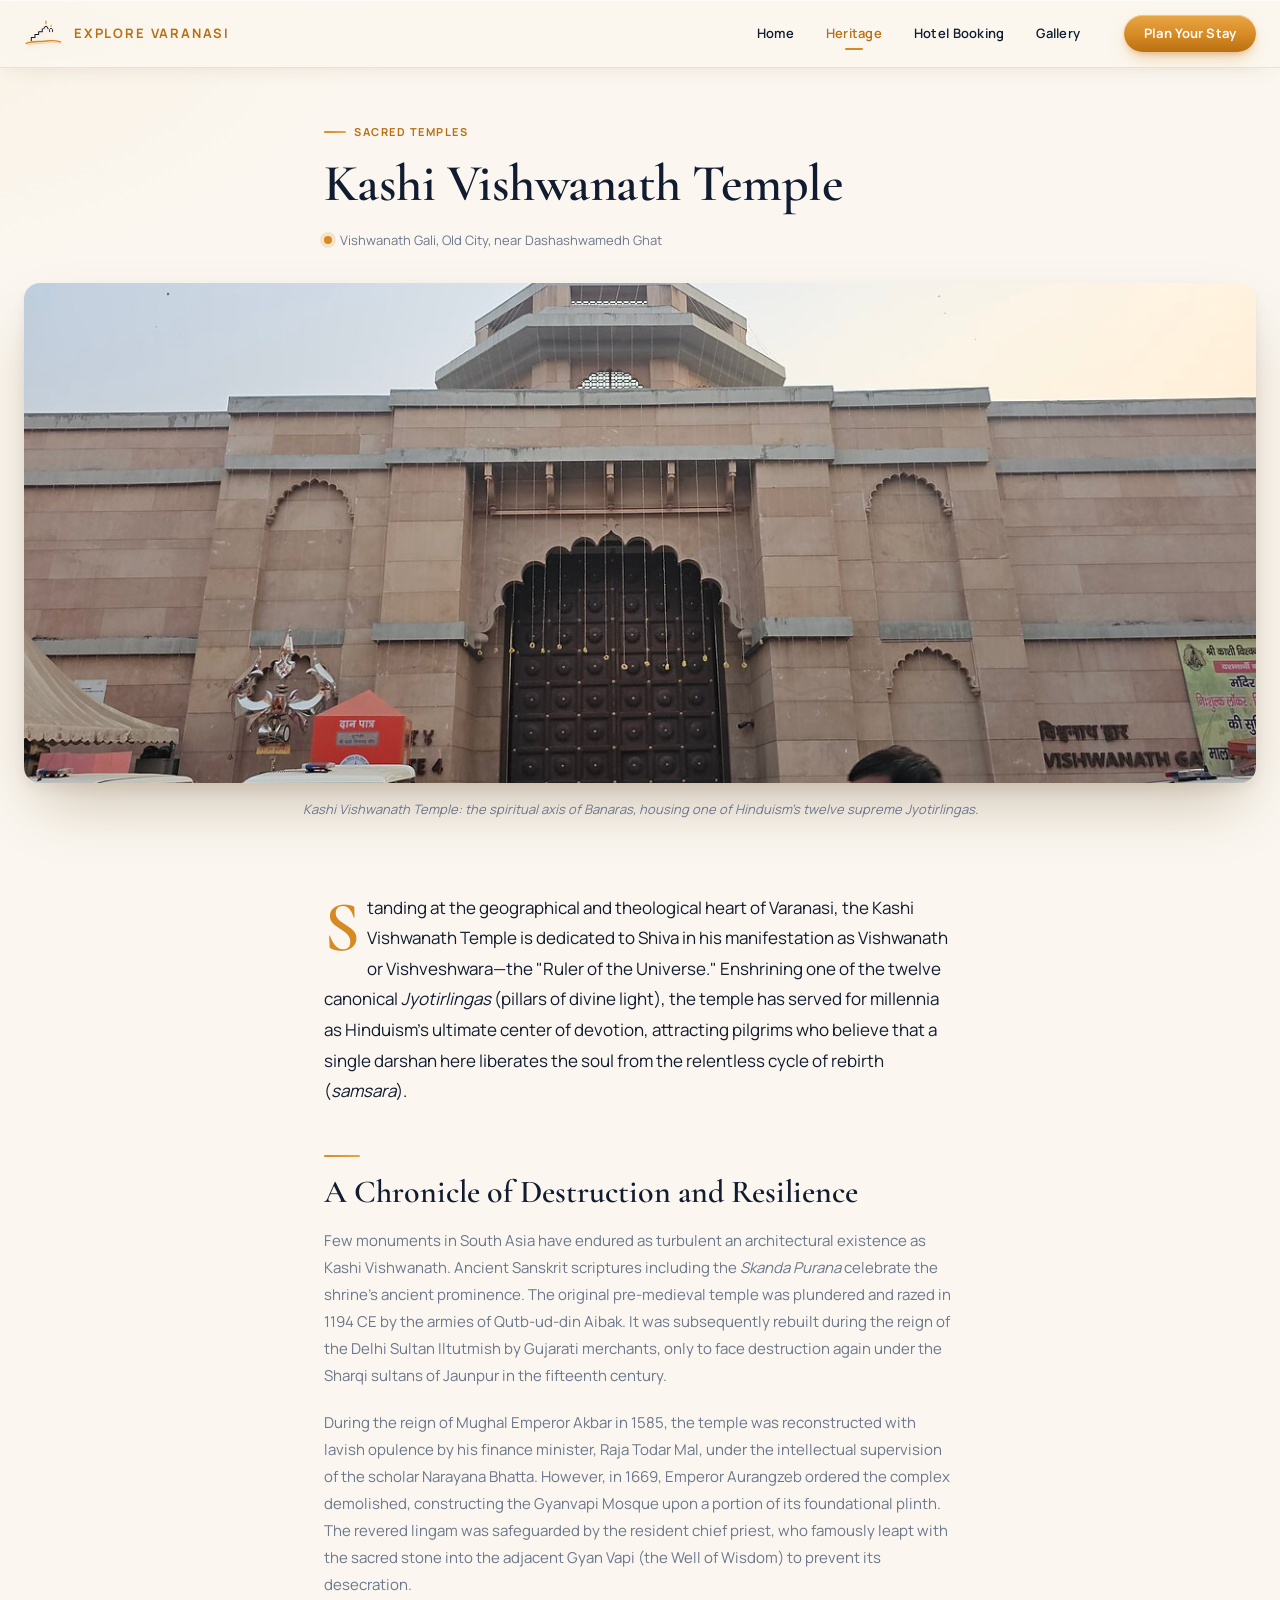
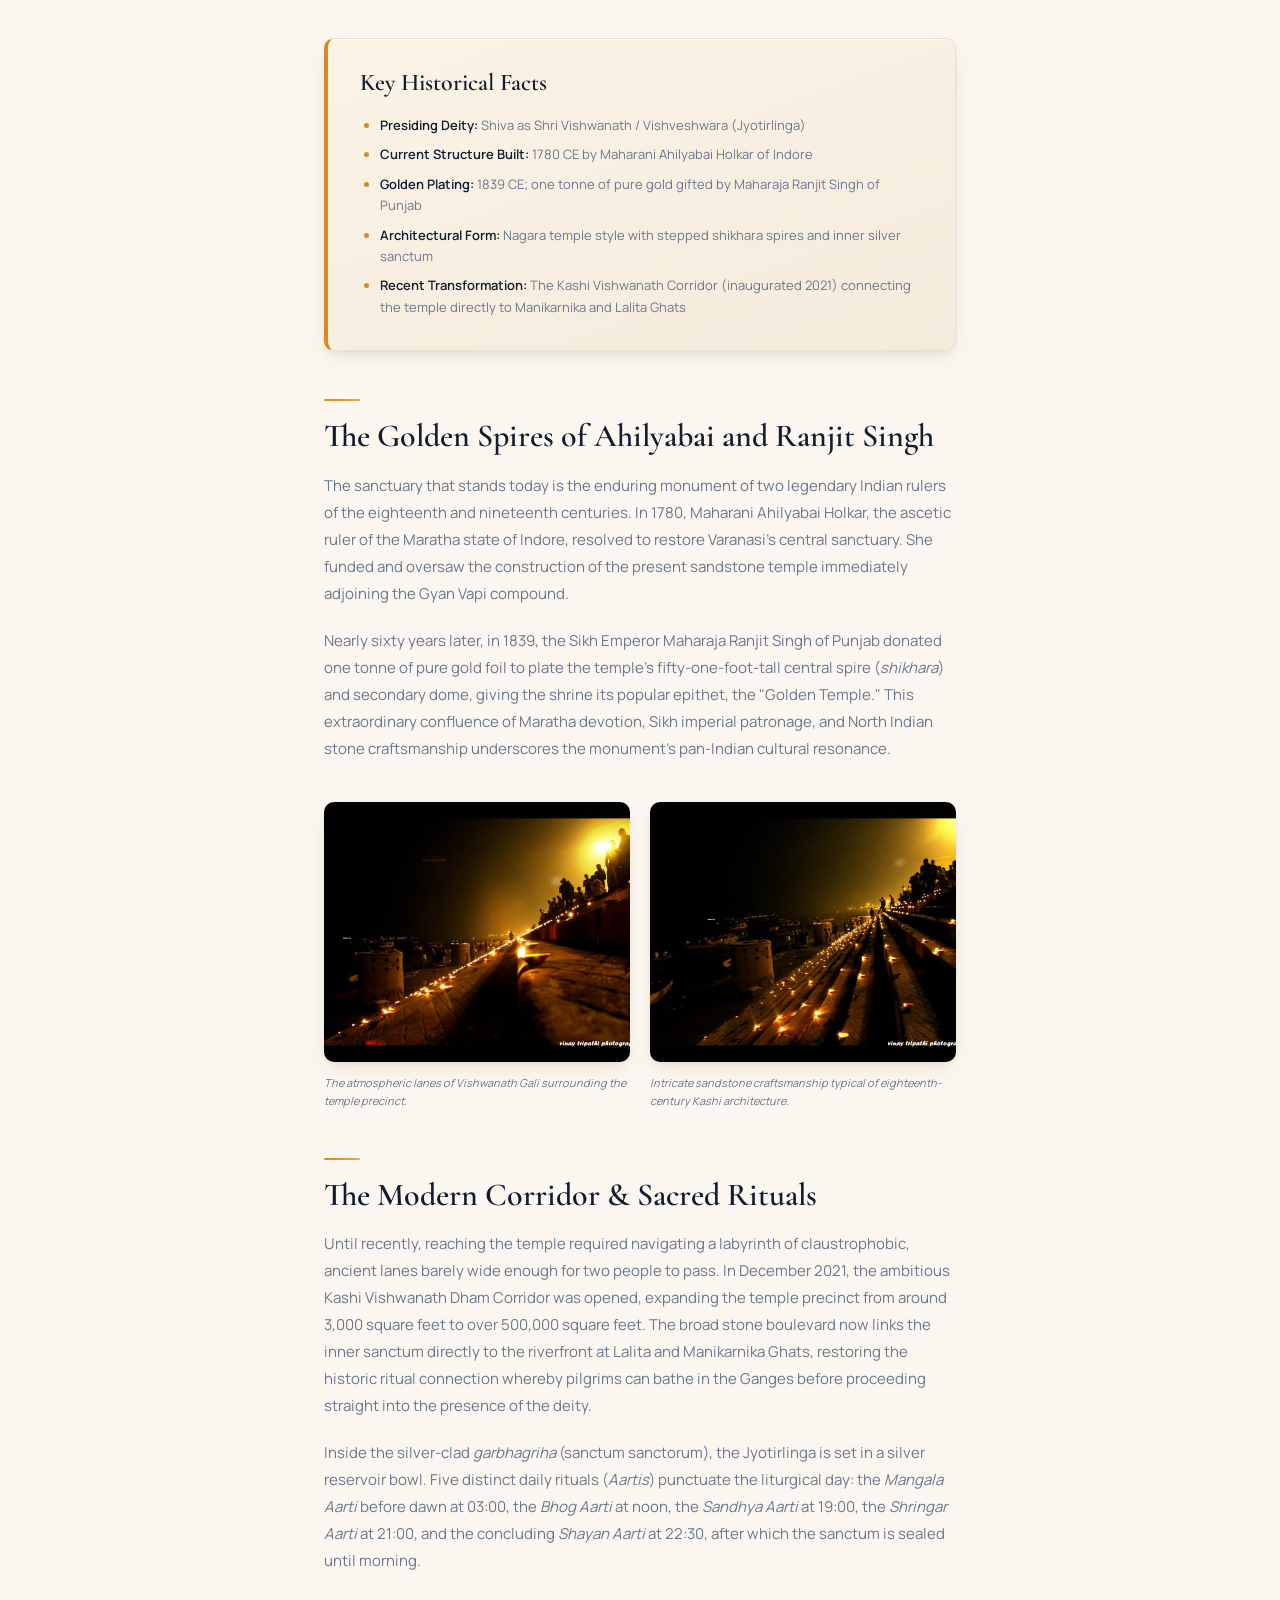
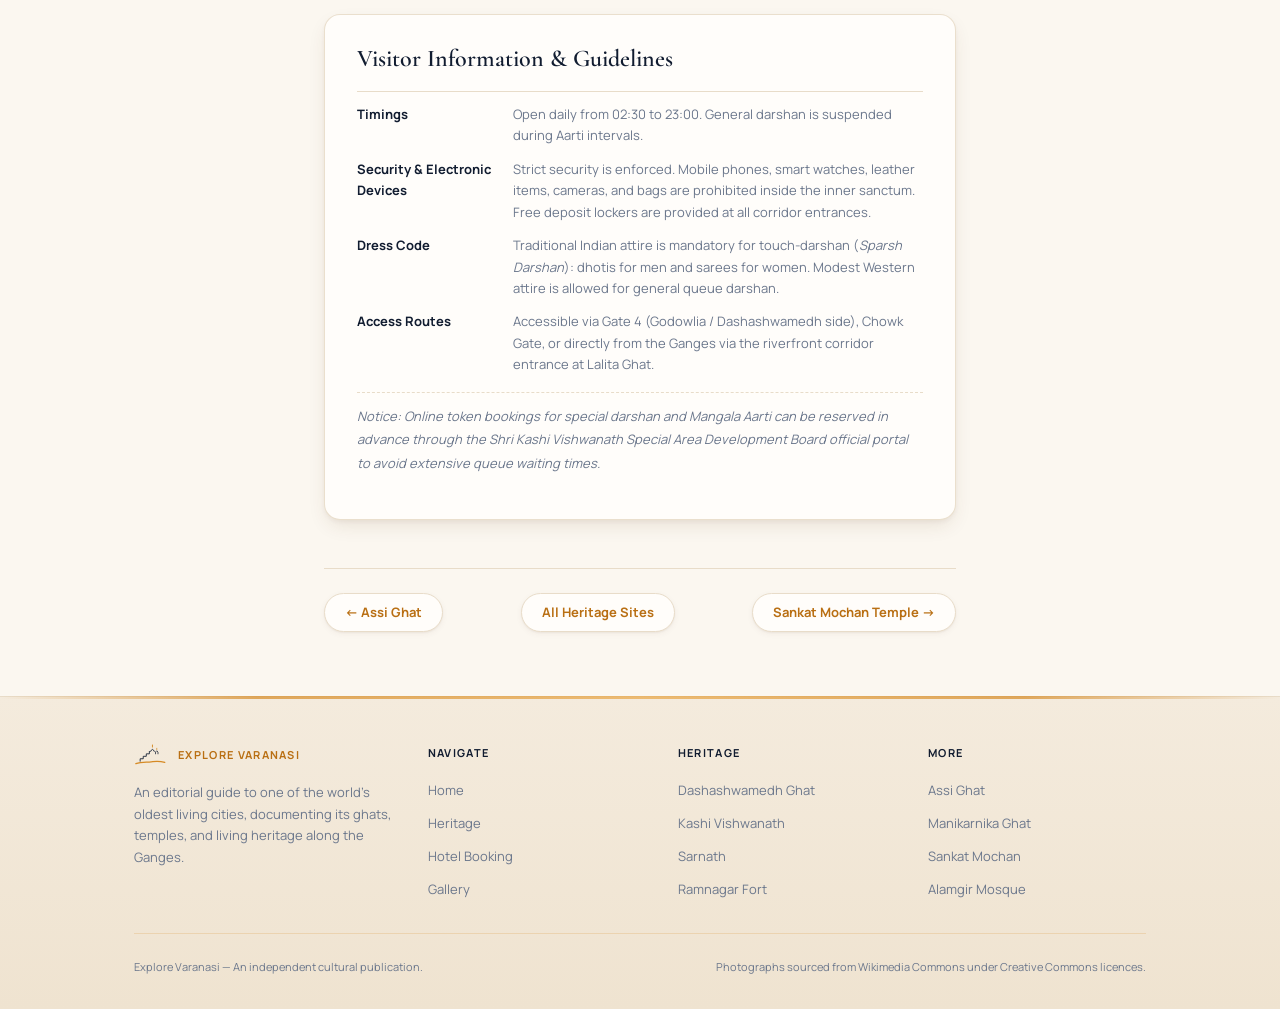
<file: kashi-vishwanath-temple.html>
<!DOCTYPE html>
<html lang="en">
<head>
  <meta charset="UTF-8">
  <meta name="viewport" content="width=device-width, initial-scale=1.0">
  <title>Kashi Vishwanath Temple — Explore Varanasi</title>
  <meta name="description" content="Kashi Vishwanath Temple: the Golden Temple of Varanasi, enshrining one of the twelve sacred Jyotirlingas, rebuilt by Ahilyabai Holkar and Maharaja Ranjit Singh.">
  <link rel="stylesheet" href="css/style.css">
  <link rel="icon" href="assets/logo.svg" type="image/svg+xml">
</head>
<body>
  <!-- Header -->
  <header class="site-header">
    <div class="header-inner">
      <a href="index.html" class="site-logo">
        <svg xmlns="http://www.w3.org/2000/svg" viewBox="0 0 52 36" fill="none"><path d="M10 28 L10 24 L15 24 L15 20 L20 20 L20 16 L25 16 L25 12" stroke="#111C30" stroke-width="1.4" fill="none" stroke-linejoin="round" stroke-linecap="round"/><path d="M27 12 Q30 5, 33 12" stroke="#111C30" stroke-width="1.4" fill="none" stroke-linecap="round"/><line x1="30" y1="5" x2="30" y2="2" stroke="#D68A24" stroke-width="1.5" stroke-linecap="round"/><circle cx="30" cy="1.5" r="0.8" fill="#D68A24"/><path d="M35 16 L35 13 Q37 9, 39 13 L39 16" stroke="#111C30" stroke-width="1.2" fill="none" stroke-linecap="round"/><line x1="37" y1="9" x2="37" y2="7" stroke="#D68A24" stroke-width="1.2" stroke-linecap="round"/><path d="M3 32 C12 28, 20 30, 28 29 S40 27, 50 30" stroke="#D68A24" stroke-width="2" fill="none" stroke-linecap="round"/><path d="M5 34 C14 31, 22 33, 30 31.5 S42 30, 50 32" stroke="#D68A24" stroke-width="1" fill="none" stroke-linecap="round" opacity="0.4"/></svg>
        <span class="site-logo__text">Explore Varanasi</span>
      </a>
      <button class="nav-toggle" aria-label="Toggle navigation"><span></span><span></span><span></span></button>
      <nav class="main-nav" id="mainNav">
        <ul class="main-nav__list">
          <li><a href="index.html" class="main-nav__link">Home</a></li>
          <li><a href="heritage.html" class="main-nav__link main-nav__link--active">Heritage</a></li>
          <li><a href="hotel-booking.html" class="main-nav__link">Hotel Booking</a></li>
          <li><a href="gallery.html" class="main-nav__link">Gallery</a></li>
        </ul>
        <a href="hotel-booking.html" class="nav-cta">Plan Your Stay</a>
      </nav>
    </div>
  </header>

  <main>
    <!-- Article Hero -->
    <article class="article">
      <header class="article-hero">
        <div class="container container--narrow">
          <span class="t-label article-hero__label">Sacred Temples</span>
          <h1 class="article-hero__title">Kashi Vishwanath Temple</h1>
          <p class="article-hero__location">Vishwanath Gali, Old City, near Dashashwamedh Ghat</p>
        </div>
        <div class="article-hero__img-wrap">
          <img src="assets/images/shri-kashi-vishwanath-temple-3.jpg" alt="Golden spires and ornate dome of the Kashi Vishwanath Temple complex" class="article-hero__img" loading="eager">
          <p class="article-hero__caption">Kashi Vishwanath Temple: the spiritual axis of Banaras, housing one of Hinduism's twelve supreme Jyotirlingas.</p>
        </div>
      </header>

      <div class="article-body">
        <p class="intro-para">Standing at the geographical and theological heart of Varanasi, the Kashi Vishwanath Temple is dedicated to Shiva in his manifestation as Vishwanath or Vishveshwara—the "Ruler of the Universe." Enshrining one of the twelve canonical <em>Jyotirlingas</em> (pillars of divine light), the temple has served for millennia as Hinduism's ultimate center of devotion, attracting pilgrims who believe that a single darshan here liberates the soul from the relentless cycle of rebirth (<em>samsara</em>).</p>

        <h2>A Chronicle of Destruction and Resilience</h2>
        <p>Few monuments in South Asia have endured as turbulent an architectural existence as Kashi Vishwanath. Ancient Sanskrit scriptures including the <em>Skanda Purana</em> celebrate the shrine's ancient prominence. The original pre-medieval temple was plundered and razed in 1194 CE by the armies of Qutb-ud-din Aibak. It was subsequently rebuilt during the reign of the Delhi Sultan Iltutmish by Gujarati merchants, only to face destruction again under the Sharqi sultans of Jaunpur in the fifteenth century.</p>

        <p>During the reign of Mughal Emperor Akbar in 1585, the temple was reconstructed with lavish opulence by his finance minister, Raja Todar Mal, under the intellectual supervision of the scholar Narayana Bhatta. However, in 1669, Emperor Aurangzeb ordered the complex demolished, constructing the Gyanvapi Mosque upon a portion of its foundational plinth. The revered lingam was safeguarded by the resident chief priest, who famously leapt with the sacred stone into the adjacent Gyan Vapi (the Well of Wisdom) to prevent its desecration.</p>

        <!-- Fact Panel -->
        <div class="fact-panel">
          <h3 class="fact-panel__title">Key Historical Facts</h3>
          <ul>
            <li><strong>Presiding Deity:</strong> Shiva as Shri Vishwanath / Vishveshwara (Jyotirlinga)</li>
            <li><strong>Current Structure Built:</strong> 1780 CE by Maharani Ahilyabai Holkar of Indore</li>
            <li><strong>Golden Plating:</strong> 1839 CE; one tonne of pure gold gifted by Maharaja Ranjit Singh of Punjab</li>
            <li><strong>Architectural Form:</strong> Nagara temple style with stepped shikhara spires and inner silver sanctum</li>
            <li><strong>Recent Transformation:</strong> The Kashi Vishwanath Corridor (inaugurated 2021) connecting the temple directly to Manikarnika and Lalita Ghats</li>
          </ul>
        </div>

        <h2>The Golden Spires of Ahilyabai and Ranjit Singh</h2>
        <p>The sanctuary that stands today is the enduring monument of two legendary Indian rulers of the eighteenth and nineteenth centuries. In 1780, Maharani Ahilyabai Holkar, the ascetic ruler of the Maratha state of Indore, resolved to restore Varanasi's central sanctuary. She funded and oversaw the construction of the present sandstone temple immediately adjoining the Gyan Vapi compound.</p>

        <p>Nearly sixty years later, in 1839, the Sikh Emperor Maharaja Ranjit Singh of Punjab donated one tonne of pure gold foil to plate the temple's fifty-one-foot-tall central spire (<em>shikhara</em>) and secondary dome, giving the shrine its popular epithet, the "Golden Temple." This extraordinary confluence of Maratha devotion, Sikh imperial patronage, and North Indian stone craftsmanship underscores the monument's pan-Indian cultural resonance.</p>

        <!-- Article Secondary Images -->
        <div class="article-images">
          <div>
            <img src="assets/images/aditya-narayan-mishra-varanasi-11.jpg" alt="Devotees and narrow streets surrounding the Kashi Vishwanath quarter" loading="lazy">
            <figcaption>The atmospheric lanes of Vishwanath Gali surrounding the temple precinct.</figcaption>
          </div>
          <div>
            <img src="assets/images/aditya-narayan-mishra-varanasi-12.jpg" alt="Architectural spires and pavilions in the old city of Varanasi" loading="lazy">
            <figcaption>Intricate sandstone craftsmanship typical of eighteenth-century Kashi architecture.</figcaption>
          </div>
        </div>

        <h2>The Modern Corridor & Sacred Rituals</h2>
        <p>Until recently, reaching the temple required navigating a labyrinth of claustrophobic, ancient lanes barely wide enough for two people to pass. In December 2021, the ambitious Kashi Vishwanath Dham Corridor was opened, expanding the temple precinct from around 3,000 square feet to over 500,000 square feet. The broad stone boulevard now links the inner sanctum directly to the riverfront at Lalita and Manikarnika Ghats, restoring the historic ritual connection whereby pilgrims can bathe in the Ganges before proceeding straight into the presence of the deity.</p>

        <p>Inside the silver-clad <em>garbhagriha</em> (sanctum sanctorum), the Jyotirlinga is set in a silver reservoir bowl. Five distinct daily rituals (<em>Aartis</em>) punctuate the liturgical day: the <em>Mangala Aarti</em> before dawn at 03:00, the <em>Bhog Aarti</em> at noon, the <em>Sandhya Aarti</em> at 19:00, the <em>Shringar Aarti</em> at 21:00, and the concluding <em>Shayan Aarti</em> at 22:30, after which the sanctum is sealed until morning.</p>

        <!-- Visitor Info Box -->
        <div class="visitor-info">
          <h3 class="visitor-info__title">Visitor Information & Guidelines</h3>
          <dl>
            <dt>Timings</dt>
            <dd>Open daily from 02:30 to 23:00. General darshan is suspended during Aarti intervals.</dd>
            <dt>Security & Electronic Devices</dt>
            <dd>Strict security is enforced. Mobile phones, smart watches, leather items, cameras, and bags are prohibited inside the inner sanctum. Free deposit lockers are provided at all corridor entrances.</dd>
            <dt>Dress Code</dt>
            <dd>Traditional Indian attire is mandatory for touch-darshan (<em>Sparsh Darshan</em>): dhotis for men and sarees for women. Modest Western attire is allowed for general queue darshan.</dd>
            <dt>Access Routes</dt>
            <dd>Accessible via Gate 4 (Godowlia / Dashashwamedh side), Chowk Gate, or directly from the Ganges via the riverfront corridor entrance at Lalita Ghat.</dd>
          </dl>
          <p class="visitor-info__note">Notice: Online token bookings for special darshan and Mangala Aarti can be reserved in advance through the Shri Kashi Vishwanath Special Area Development Board official portal to avoid extensive queue waiting times.</p>
        </div>

        <!-- Article Navigation -->
        <nav class="article-nav" aria-label="Destination navigation">
          <a href="assi-ghat.html">← Assi Ghat</a>
          <a href="heritage.html">All Heritage Sites</a>
          <a href="sankat-mochan-temple.html">Sankat Mochan Temple →</a>
        </nav>
      </div>
    </article>
  </main>

  <!-- Footer -->
  <footer class="site-footer">
    <div class="footer-inner">
      <div class="footer-top">
        <div class="footer-brand">
          <div class="footer-brand__logo">
            <svg xmlns="http://www.w3.org/2000/svg" viewBox="0 0 52 36" fill="none"><path d="M10 28 L10 24 L15 24 L15 20 L20 20 L20 16 L25 16 L25 12" stroke="#111C30" stroke-width="1.4" fill="none" stroke-linejoin="round" stroke-linecap="round"/><path d="M27 12 Q30 5, 33 12" stroke="#111C30" stroke-width="1.4" fill="none" stroke-linecap="round"/><line x1="30" y1="5" x2="30" y2="2" stroke="#D68A24" stroke-width="1.5" stroke-linecap="round"/><circle cx="30" cy="1.5" r="0.8" fill="#D68A24"/><path d="M35 16 L35 13 Q37 9, 39 13 L39 16" stroke="#111C30" stroke-width="1.2" fill="none" stroke-linecap="round"/><line x1="37" y1="9" x2="37" y2="7" stroke="#D68A24" stroke-width="1.2" stroke-linecap="round"/><path d="M3 32 C12 28, 20 30, 28 29 S40 27, 50 30" stroke="#D68A24" stroke-width="2" fill="none" stroke-linecap="round"/></svg>
            <span class="footer-brand__name">Explore Varanasi</span>
          </div>
          <p class="footer-brand__desc">An editorial guide to one of the world's oldest living cities, documenting its ghats, temples, and living heritage along the Ganges.</p>
        </div>
        <div class="footer-col">
          <h4 class="footer-col__title">Navigate</h4>
          <ul>
            <li><a href="index.html">Home</a></li>
            <li><a href="heritage.html">Heritage</a></li>
            <li><a href="hotel-booking.html">Hotel Booking</a></li>
            <li><a href="gallery.html">Gallery</a></li>
          </ul>
        </div>
        <div class="footer-col">
          <h4 class="footer-col__title">Heritage</h4>
          <ul>
            <li><a href="dashashwamedh-ghat.html">Dashashwamedh Ghat</a></li>
            <li><a href="kashi-vishwanath-temple.html">Kashi Vishwanath</a></li>
            <li><a href="sarnath.html">Sarnath</a></li>
            <li><a href="ramnagar-fort.html">Ramnagar Fort</a></li>
          </ul>
        </div>
        <div class="footer-col">
          <h4 class="footer-col__title">More</h4>
          <ul>
            <li><a href="assi-ghat.html">Assi Ghat</a></li>
            <li><a href="manikarnika-ghat.html">Manikarnika Ghat</a></li>
            <li><a href="sankat-mochan-temple.html">Sankat Mochan</a></li>
            <li><a href="alamgir-mosque.html">Alamgir Mosque</a></li>
          </ul>
        </div>
      </div>
      <div class="footer-bottom">
        <p>Explore Varanasi — An independent cultural publication.</p>
        <p>Photographs sourced from Wikimedia Commons under Creative Commons licences.</p>
      </div>
    </div>
  </footer>

  <script src="js/script.js"></script>
</body>
</html>
</file>
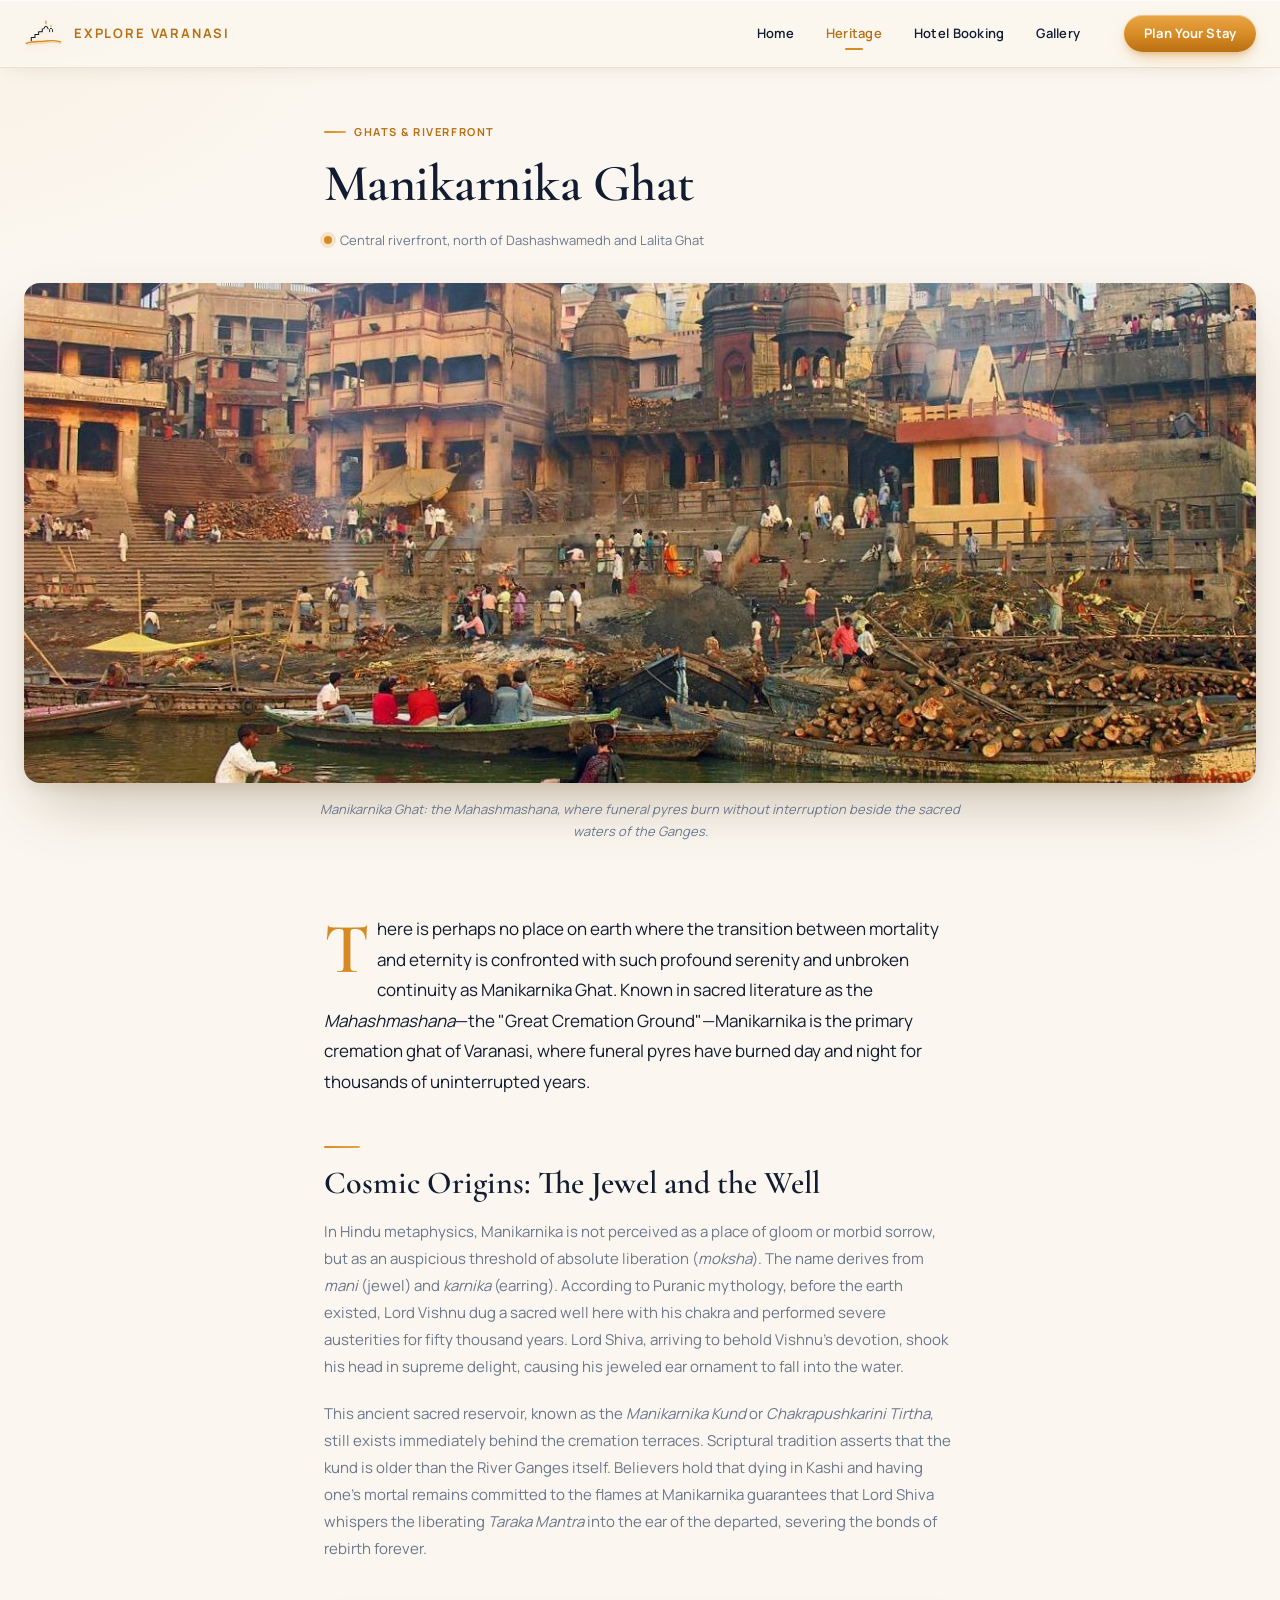
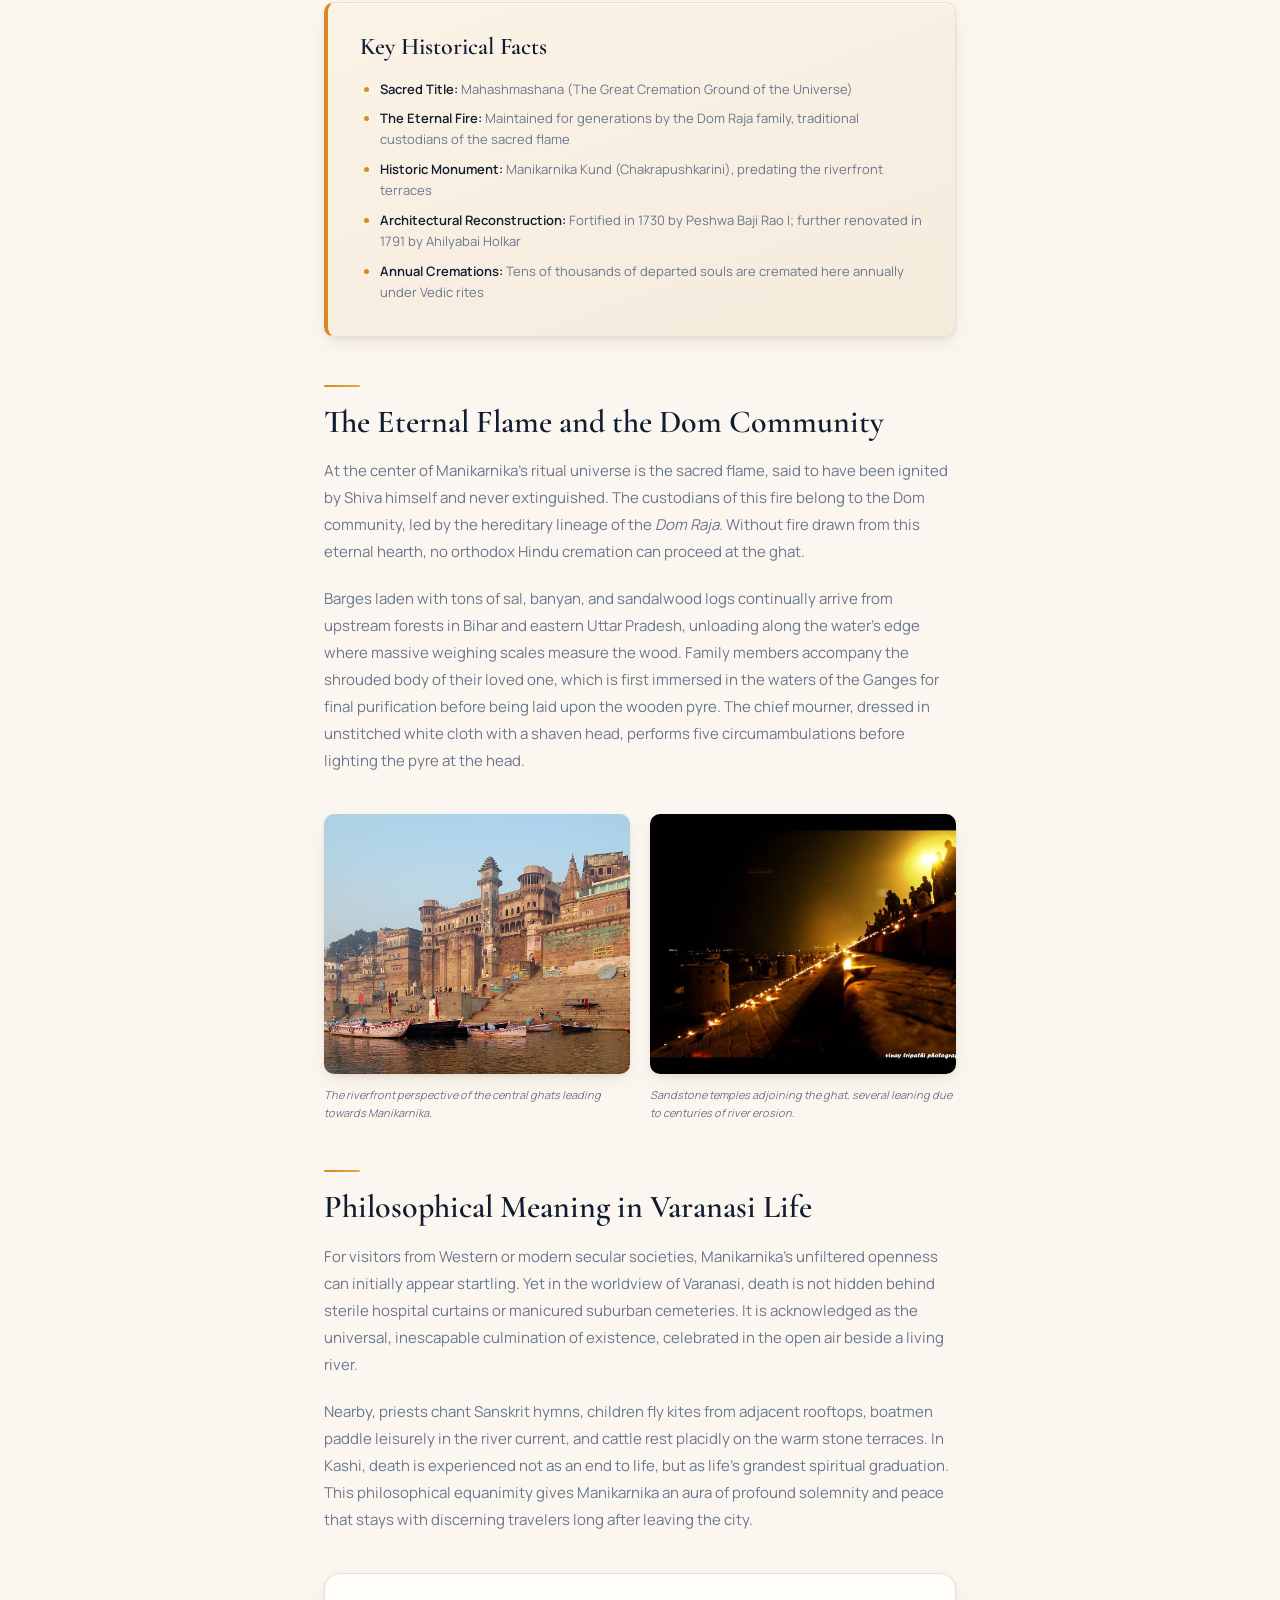
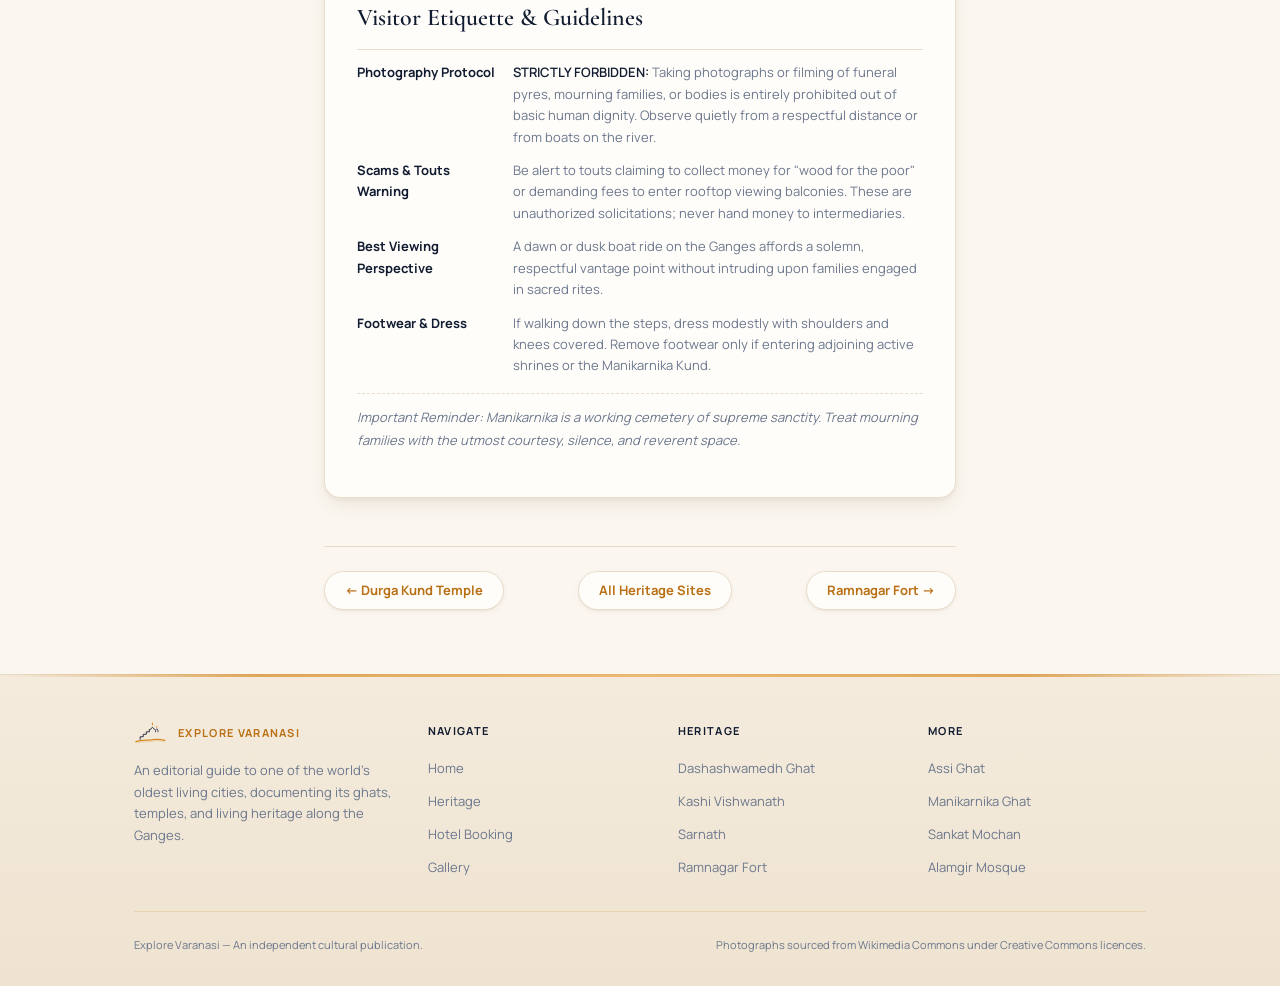
<file: manikarnika-ghat.html>
<!DOCTYPE html>
<html lang="en">
<head>
  <meta charset="UTF-8">
  <meta name="viewport" content="width=device-width, initial-scale=1.0">
  <title>Manikarnika Ghat — Explore Varanasi</title>
  <meta name="description" content="Manikarnika Ghat: the Mahashmashana of Varanasi, where the eternal sacred fire of Lord Shiva burns continuously, offering moksha to departed souls.">
  <link rel="stylesheet" href="css/style.css">
  <link rel="icon" href="assets/logo.svg" type="image/svg+xml">
</head>
<body>
  <!-- Header -->
  <header class="site-header">
    <div class="header-inner">
      <a href="index.html" class="site-logo">
        <svg xmlns="http://www.w3.org/2000/svg" viewBox="0 0 52 36" fill="none"><path d="M10 28 L10 24 L15 24 L15 20 L20 20 L20 16 L25 16 L25 12" stroke="#111C30" stroke-width="1.4" fill="none" stroke-linejoin="round" stroke-linecap="round"/><path d="M27 12 Q30 5, 33 12" stroke="#111C30" stroke-width="1.4" fill="none" stroke-linecap="round"/><line x1="30" y1="5" x2="30" y2="2" stroke="#D68A24" stroke-width="1.5" stroke-linecap="round"/><circle cx="30" cy="1.5" r="0.8" fill="#D68A24"/><path d="M35 16 L35 13 Q37 9, 39 13 L39 16" stroke="#111C30" stroke-width="1.2" fill="none" stroke-linecap="round"/><line x1="37" y1="9" x2="37" y2="7" stroke="#D68A24" stroke-width="1.2" stroke-linecap="round"/><path d="M3 32 C12 28, 20 30, 28 29 S40 27, 50 30" stroke="#D68A24" stroke-width="2" fill="none" stroke-linecap="round"/><path d="M5 34 C14 31, 22 33, 30 31.5 S42 30, 50 32" stroke="#D68A24" stroke-width="1" fill="none" stroke-linecap="round" opacity="0.4"/></svg>
        <span class="site-logo__text">Explore Varanasi</span>
      </a>
      <button class="nav-toggle" aria-label="Toggle navigation"><span></span><span></span><span></span></button>
      <nav class="main-nav" id="mainNav">
        <ul class="main-nav__list">
          <li><a href="index.html" class="main-nav__link">Home</a></li>
          <li><a href="heritage.html" class="main-nav__link main-nav__link--active">Heritage</a></li>
          <li><a href="hotel-booking.html" class="main-nav__link">Hotel Booking</a></li>
          <li><a href="gallery.html" class="main-nav__link">Gallery</a></li>
        </ul>
        <a href="hotel-booking.html" class="nav-cta">Plan Your Stay</a>
      </nav>
    </div>
  </header>

  <main>
    <!-- Article Hero -->
    <article class="article">
      <header class="article-hero">
        <div class="container container--narrow">
          <span class="t-label article-hero__label">Ghats & Riverfront</span>
          <h1 class="article-hero__title">Manikarnika Ghat</h1>
          <p class="article-hero__location">Central riverfront, north of Dashashwamedh and Lalita Ghat</p>
        </div>
        <div class="article-hero__img-wrap">
          <img src="assets/images/manikarnika-cremation-ghat-varanasi.jpg" alt="Stacked timber piles, smoke, and temples along the terraced steps of Manikarnika Ghat" class="article-hero__img" loading="eager">
          <p class="article-hero__caption">Manikarnika Ghat: the Mahashmashana, where funeral pyres burn without interruption beside the sacred waters of the Ganges.</p>
        </div>
      </header>

      <div class="article-body">
        <p class="intro-para">There is perhaps no place on earth where the transition between mortality and eternity is confronted with such profound serenity and unbroken continuity as Manikarnika Ghat. Known in sacred literature as the <em>Mahashmashana</em>—the "Great Cremation Ground"—Manikarnika is the primary cremation ghat of Varanasi, where funeral pyres have burned day and night for thousands of uninterrupted years.</p>

        <h2>Cosmic Origins: The Jewel and the Well</h2>
        <p>In Hindu metaphysics, Manikarnika is not perceived as a place of gloom or morbid sorrow, but as an auspicious threshold of absolute liberation (<em>moksha</em>). The name derives from <em>mani</em> (jewel) and <em>karnika</em> (earring). According to Puranic mythology, before the earth existed, Lord Vishnu dug a sacred well here with his chakra and performed severe austerities for fifty thousand years. Lord Shiva, arriving to behold Vishnu's devotion, shook his head in supreme delight, causing his jeweled ear ornament to fall into the water.</p>

        <p>This ancient sacred reservoir, known as the <em>Manikarnika Kund</em> or <em>Chakrapushkarini Tirtha</em>, still exists immediately behind the cremation terraces. Scriptural tradition asserts that the kund is older than the River Ganges itself. Believers hold that dying in Kashi and having one's mortal remains committed to the flames at Manikarnika guarantees that Lord Shiva whispers the liberating <em>Taraka Mantra</em> into the ear of the departed, severing the bonds of rebirth forever.</p>

        <!-- Fact Panel -->
        <div class="fact-panel">
          <h3 class="fact-panel__title">Key Historical Facts</h3>
          <ul>
            <li><strong>Sacred Title:</strong> Mahashmashana (The Great Cremation Ground of the Universe)</li>
            <li><strong>The Eternal Fire:</strong> Maintained for generations by the Dom Raja family, traditional custodians of the sacred flame</li>
            <li><strong>Historic Monument:</strong> Manikarnika Kund (Chakrapushkarini), predating the riverfront terraces</li>
            <li><strong>Architectural Reconstruction:</strong> Fortified in 1730 by Peshwa Baji Rao I; further renovated in 1791 by Ahilyabai Holkar</li>
            <li><strong>Annual Cremations:</strong> Tens of thousands of departed souls are cremated here annually under Vedic rites</li>
          </ul>
        </div>

        <h2>The Eternal Flame and the Dom Community</h2>
        <p>At the center of Manikarnika’s ritual universe is the sacred flame, said to have been ignited by Shiva himself and never extinguished. The custodians of this fire belong to the Dom community, led by the hereditary lineage of the <em>Dom Raja</em>. Without fire drawn from this eternal hearth, no orthodox Hindu cremation can proceed at the ghat.</p>

        <p>Barges laden with tons of sal, banyan, and sandalwood logs continually arrive from upstream forests in Bihar and eastern Uttar Pradesh, unloading along the water's edge where massive weighing scales measure the wood. Family members accompany the shrouded body of their loved one, which is first immersed in the waters of the Ganges for final purification before being laid upon the wooden pyre. The chief mourner, dressed in unstitched white cloth with a shaven head, performs five circumambulations before lighting the pyre at the head.</p>

        <!-- Article Secondary Images -->
        <div class="article-images">
          <div>
            <img src="assets/images/munshi-ghat-riverfront.jpg" alt="Panorama of the central Varanasi ghats showing temples leaning into the Ganges" loading="lazy">
            <figcaption>The riverfront perspective of the central ghats leading towards Manikarnika.</figcaption>
          </div>
          <div>
            <img src="assets/images/aditya-narayan-mishra-varanasi-11.jpg" alt="Ancient sandstone temples and stepped retaining walls near Manikarnika" loading="lazy">
            <figcaption>Sandstone temples adjoining the ghat, several leaning due to centuries of river erosion.</figcaption>
          </div>
        </div>

        <h2>Philosophical Meaning in Varanasi Life</h2>
        <p>For visitors from Western or modern secular societies, Manikarnika's unfiltered openness can initially appear startling. Yet in the worldview of Varanasi, death is not hidden behind sterile hospital curtains or manicured suburban cemeteries. It is acknowledged as the universal, inescapable culmination of existence, celebrated in the open air beside a living river.</p>

        <p>Nearby, priests chant Sanskrit hymns, children fly kites from adjacent rooftops, boatmen paddle leisurely in the river current, and cattle rest placidly on the warm stone terraces. In Kashi, death is experienced not as an end to life, but as life’s grandest spiritual graduation. This philosophical equanimity gives Manikarnika an aura of profound solemnity and peace that stays with discerning travelers long after leaving the city.</p>

        <!-- Visitor Info Box -->
        <div class="visitor-info">
          <h3 class="visitor-info__title">Visitor Etiquette & Guidelines</h3>
          <dl>
            <dt>Photography Protocol</dt>
            <dd><strong>STRICTLY FORBIDDEN:</strong> Taking photographs or filming of funeral pyres, mourning families, or bodies is entirely prohibited out of basic human dignity. Observe quietly from a respectful distance or from boats on the river.</dd>
            <dt>Scams & Touts Warning</dt>
            <dd>Be alert to touts claiming to collect money for "wood for the poor" or demanding fees to enter rooftop viewing balconies. These are unauthorized solicitations; never hand money to intermediaries.</dd>
            <dt>Best Viewing Perspective</dt>
            <dd>A dawn or dusk boat ride on the Ganges affords a solemn, respectful vantage point without intruding upon families engaged in sacred rites.</dd>
            <dt>Footwear & Dress</dt>
            <dd>If walking down the steps, dress modestly with shoulders and knees covered. Remove footwear only if entering adjoining active shrines or the Manikarnika Kund.</dd>
          </dl>
          <p class="visitor-info__note">Important Reminder: Manikarnika is a working cemetery of supreme sanctity. Treat mourning families with the utmost courtesy, silence, and reverent space.</p>
        </div>

        <!-- Article Navigation -->
        <nav class="article-nav" aria-label="Destination navigation">
          <a href="durga-kund-temple.html">← Durga Kund Temple</a>
          <a href="heritage.html">All Heritage Sites</a>
          <a href="ramnagar-fort.html">Ramnagar Fort →</a>
        </nav>
      </div>
    </article>
  </main>

  <!-- Footer -->
  <footer class="site-footer">
    <div class="footer-inner">
      <div class="footer-top">
        <div class="footer-brand">
          <div class="footer-brand__logo">
            <svg xmlns="http://www.w3.org/2000/svg" viewBox="0 0 52 36" fill="none"><path d="M10 28 L10 24 L15 24 L15 20 L20 20 L20 16 L25 16 L25 12" stroke="#111C30" stroke-width="1.4" fill="none" stroke-linejoin="round" stroke-linecap="round"/><path d="M27 12 Q30 5, 33 12" stroke="#111C30" stroke-width="1.4" fill="none" stroke-linecap="round"/><line x1="30" y1="5" x2="30" y2="2" stroke="#D68A24" stroke-width="1.5" stroke-linecap="round"/><circle cx="30" cy="1.5" r="0.8" fill="#D68A24"/><path d="M35 16 L35 13 Q37 9, 39 13 L39 16" stroke="#111C30" stroke-width="1.2" fill="none" stroke-linecap="round"/><line x1="37" y1="9" x2="37" y2="7" stroke="#D68A24" stroke-width="1.2" stroke-linecap="round"/><path d="M3 32 C12 28, 20 30, 28 29 S40 27, 50 30" stroke="#D68A24" stroke-width="2" fill="none" stroke-linecap="round"/><path d="M5 34 C14 31, 22 33, 30 31.5 S42 30, 50 32" stroke="#D68A24" stroke-width="1" fill="none" stroke-linecap="round" opacity="0.4"/></svg>
            <span class="footer-brand__name">Explore Varanasi</span>
          </div>
          <p class="footer-brand__desc">An editorial guide to one of the world's oldest living cities, documenting its ghats, temples, and living heritage along the Ganges.</p>
        </div>
        <div class="footer-col">
          <h4 class="footer-col__title">Navigate</h4>
          <ul>
            <li><a href="index.html">Home</a></li>
            <li><a href="heritage.html">Heritage</a></li>
            <li><a href="hotel-booking.html">Hotel Booking</a></li>
            <li><a href="gallery.html">Gallery</a></li>
          </ul>
        </div>
        <div class="footer-col">
          <h4 class="footer-col__title">Heritage</h4>
          <ul>
            <li><a href="dashashwamedh-ghat.html">Dashashwamedh Ghat</a></li>
            <li><a href="kashi-vishwanath-temple.html">Kashi Vishwanath</a></li>
            <li><a href="sarnath.html">Sarnath</a></li>
            <li><a href="ramnagar-fort.html">Ramnagar Fort</a></li>
          </ul>
        </div>
        <div class="footer-col">
          <h4 class="footer-col__title">More</h4>
          <ul>
            <li><a href="assi-ghat.html">Assi Ghat</a></li>
            <li><a href="manikarnika-ghat.html">Manikarnika Ghat</a></li>
            <li><a href="sankat-mochan-temple.html">Sankat Mochan</a></li>
            <li><a href="alamgir-mosque.html">Alamgir Mosque</a></li>
          </ul>
        </div>
      </div>
      <div class="footer-bottom">
        <p>Explore Varanasi — An independent cultural publication.</p>
        <p>Photographs sourced from Wikimedia Commons under Creative Commons licences.</p>
      </div>
    </div>
  </footer>

  <script src="js/script.js"></script>
</body>
</html>
</file>
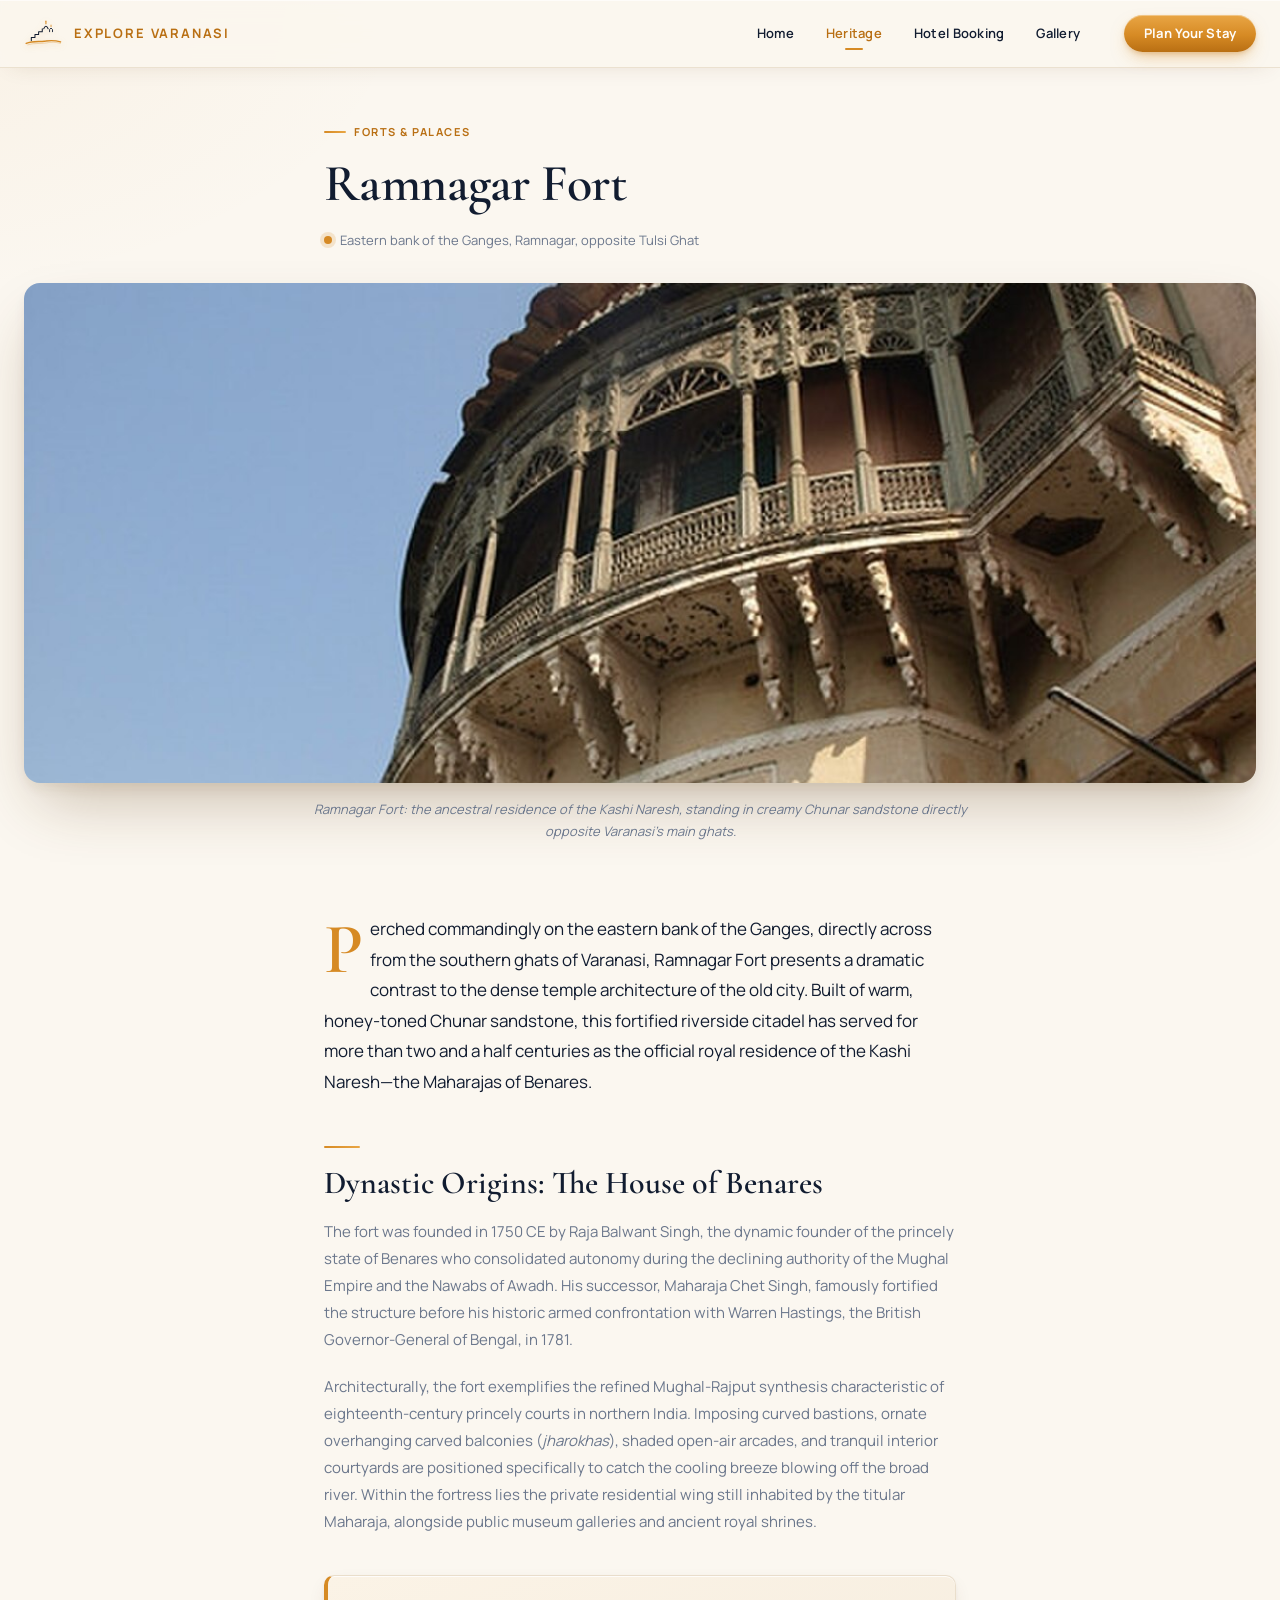
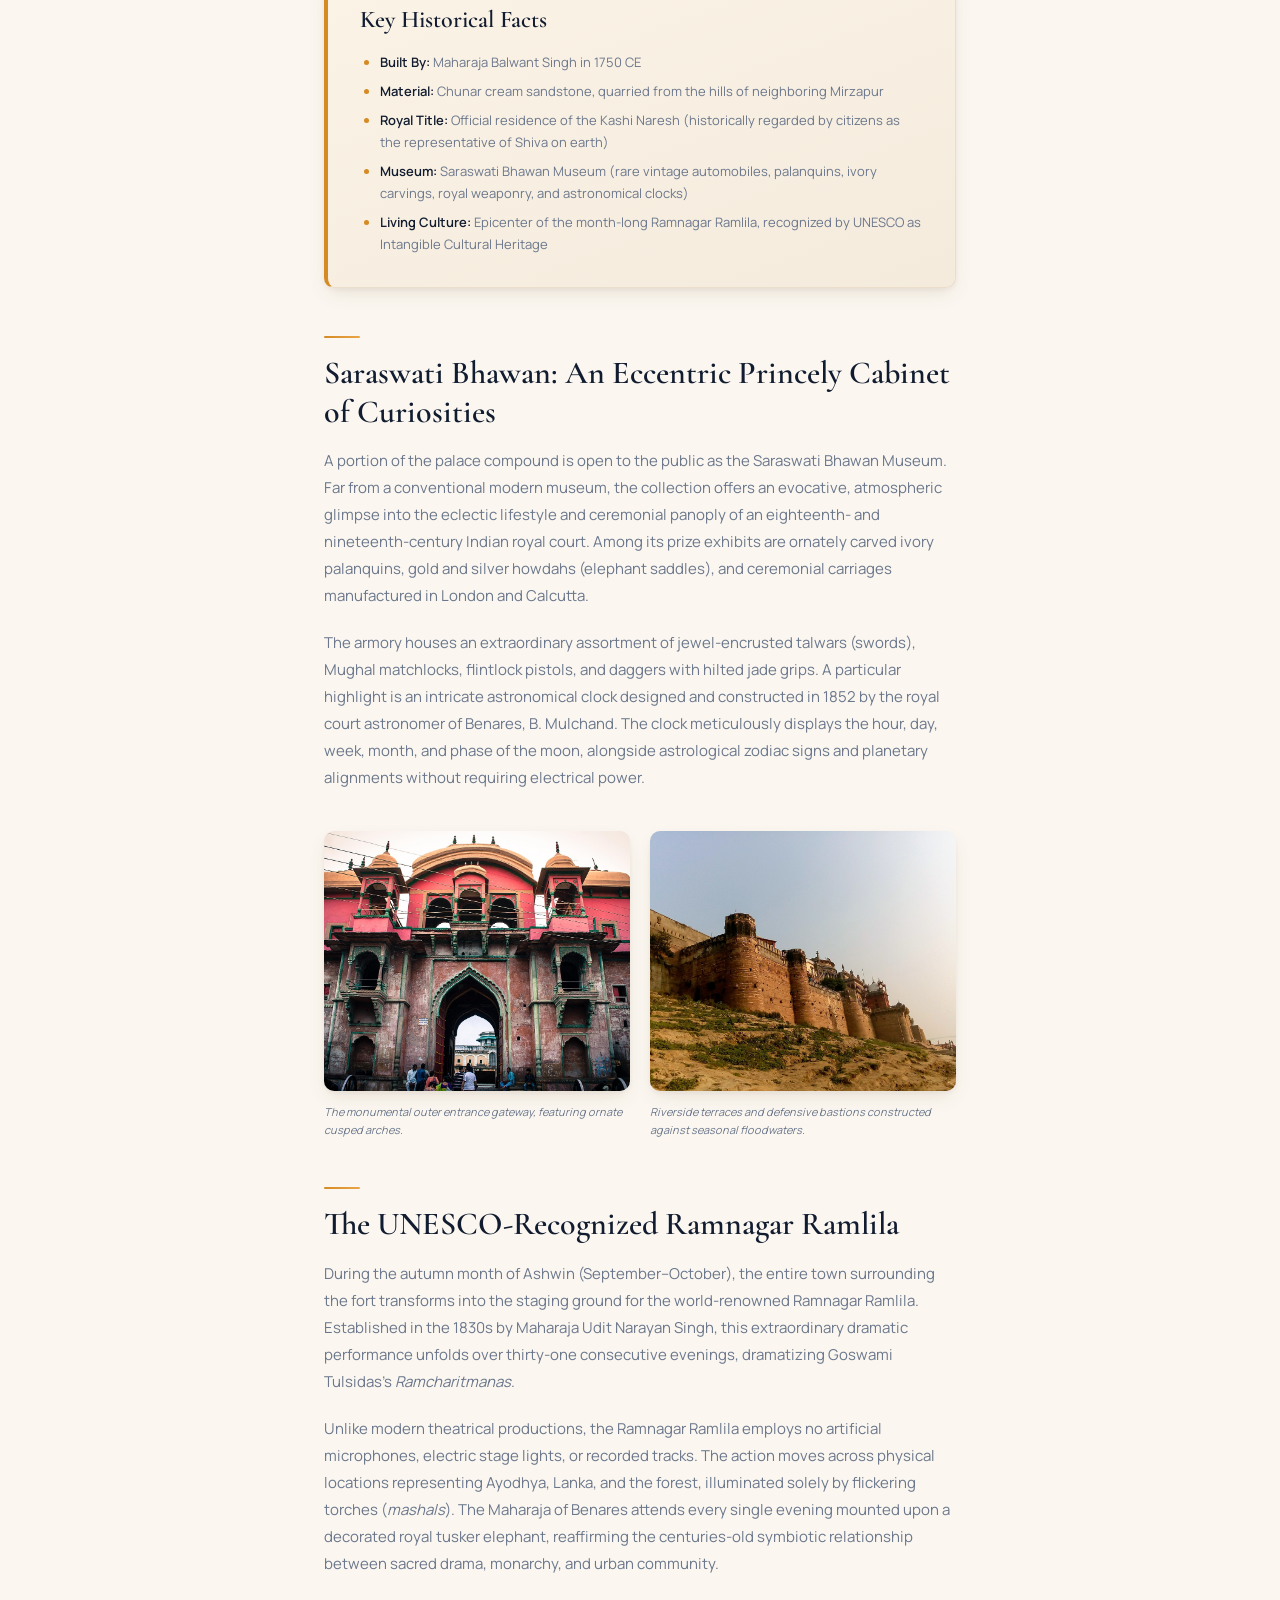
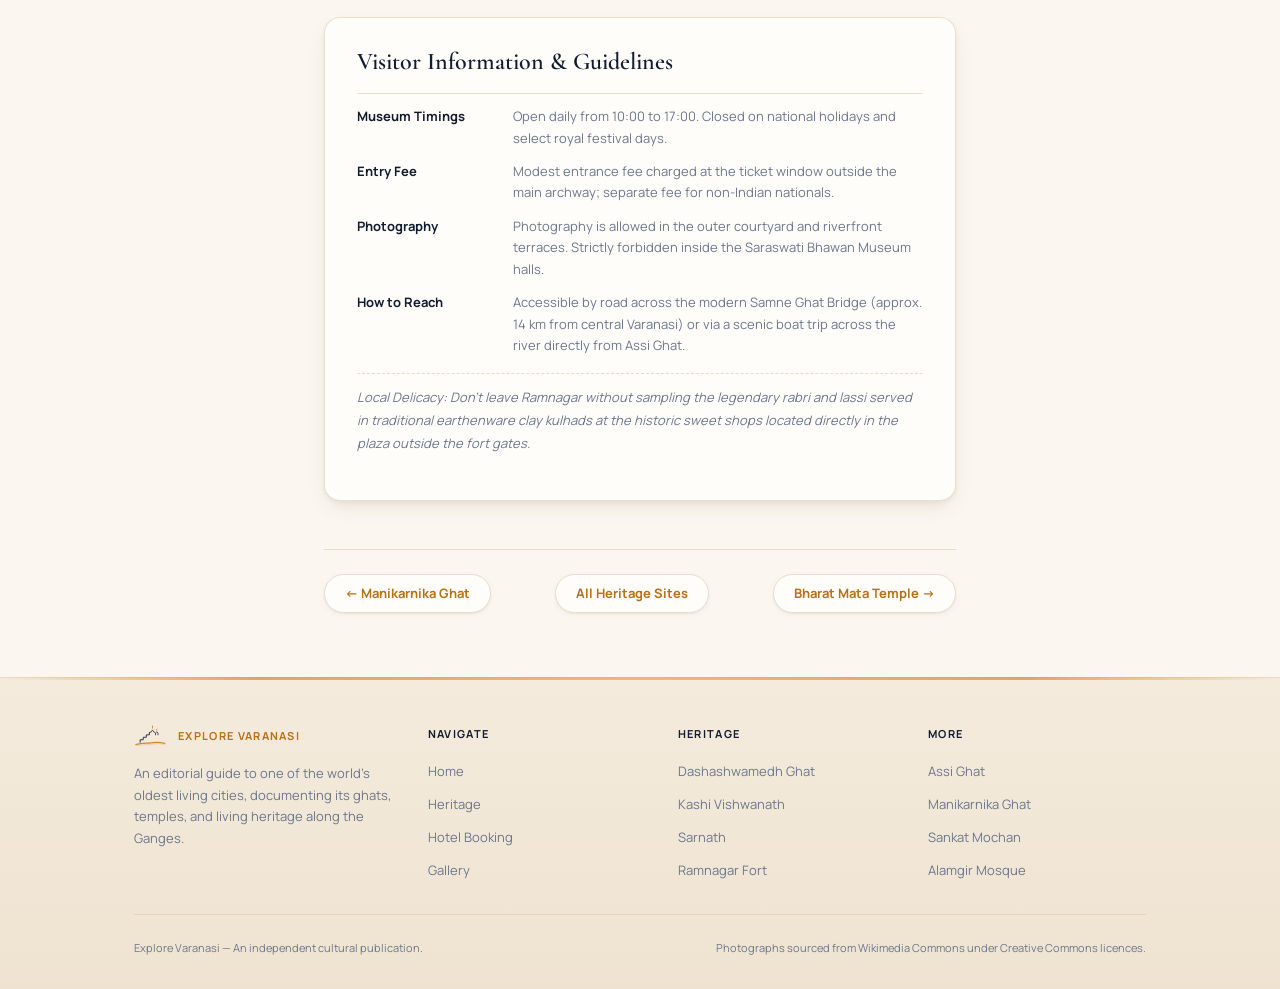
<file: ramnagar-fort.html>
<!DOCTYPE html>
<html lang="en">
<head>
  <meta charset="UTF-8">
  <meta name="viewport" content="width=device-width, initial-scale=1.0">
  <title>Ramnagar Fort — Explore Varanasi</title>
  <meta name="description" content="Ramnagar Fort: the majestic eighteenth-century Chunar sandstone river palace of the Maharajas of Benares, housing the Saraswati Bhawan museum and the world-famous Ramlila.">
  <link rel="stylesheet" href="css/style.css">
  <link rel="icon" href="assets/logo.svg" type="image/svg+xml">
</head>
<body>
  <!-- Header -->
  <header class="site-header">
    <div class="header-inner">
      <a href="index.html" class="site-logo">
        <svg xmlns="http://www.w3.org/2000/svg" viewBox="0 0 52 36" fill="none"><path d="M10 28 L10 24 L15 24 L15 20 L20 20 L20 16 L25 16 L25 12" stroke="#111C30" stroke-width="1.4" fill="none" stroke-linejoin="round" stroke-linecap="round"/><path d="M27 12 Q30 5, 33 12" stroke="#111C30" stroke-width="1.4" fill="none" stroke-linecap="round"/><line x1="30" y1="5" x2="30" y2="2" stroke="#D68A24" stroke-width="1.5" stroke-linecap="round"/><circle cx="30" cy="1.5" r="0.8" fill="#D68A24"/><path d="M35 16 L35 13 Q37 9, 39 13 L39 16" stroke="#111C30" stroke-width="1.2" fill="none" stroke-linecap="round"/><line x1="37" y1="9" x2="37" y2="7" stroke="#D68A24" stroke-width="1.2" stroke-linecap="round"/><path d="M3 32 C12 28, 20 30, 28 29 S40 27, 50 30" stroke="#D68A24" stroke-width="2" fill="none" stroke-linecap="round"/><path d="M5 34 C14 31, 22 33, 30 31.5 S42 30, 50 32" stroke="#D68A24" stroke-width="1" fill="none" stroke-linecap="round" opacity="0.4"/></svg>
        <span class="site-logo__text">Explore Varanasi</span>
      </a>
      <button class="nav-toggle" aria-label="Toggle navigation"><span></span><span></span><span></span></button>
      <nav class="main-nav" id="mainNav">
        <ul class="main-nav__list">
          <li><a href="index.html" class="main-nav__link">Home</a></li>
          <li><a href="heritage.html" class="main-nav__link main-nav__link--active">Heritage</a></li>
          <li><a href="hotel-booking.html" class="main-nav__link">Hotel Booking</a></li>
          <li><a href="gallery.html" class="main-nav__link">Gallery</a></li>
        </ul>
        <a href="hotel-booking.html" class="nav-cta">Plan Your Stay</a>
      </nav>
    </div>
  </header>

  <main>
    <!-- Article Hero -->
    <article class="article">
      <header class="article-hero">
        <div class="container container--narrow">
          <span class="t-label article-hero__label">Forts & Palaces</span>
          <h1 class="article-hero__title">Ramnagar Fort</h1>
          <p class="article-hero__location">Eastern bank of the Ganges, Ramnagar, opposite Tulsi Ghat</p>
        </div>
        <div class="article-hero__img-wrap">
          <img src="assets/images/ramnagar-fort-in-varanasi.jpg" alt="Imposing Chunar sandstone river bastions of Ramnagar Fort rising above the Ganges" class="article-hero__img" loading="eager">
          <p class="article-hero__caption">Ramnagar Fort: the ancestral residence of the Kashi Naresh, standing in creamy Chunar sandstone directly opposite Varanasi's main ghats.</p>
        </div>
      </header>

      <div class="article-body">
        <p class="intro-para">Perched commandingly on the eastern bank of the Ganges, directly across from the southern ghats of Varanasi, Ramnagar Fort presents a dramatic contrast to the dense temple architecture of the old city. Built of warm, honey-toned Chunar sandstone, this fortified riverside citadel has served for more than two and a half centuries as the official royal residence of the Kashi Naresh—the Maharajas of Benares.</p>

        <h2>Dynastic Origins: The House of Benares</h2>
        <p>The fort was founded in 1750 CE by Raja Balwant Singh, the dynamic founder of the princely state of Benares who consolidated autonomy during the declining authority of the Mughal Empire and the Nawabs of Awadh. His successor, Maharaja Chet Singh, famously fortified the structure before his historic armed confrontation with Warren Hastings, the British Governor-General of Bengal, in 1781.</p>

        <p>Architecturally, the fort exemplifies the refined Mughal-Rajput synthesis characteristic of eighteenth-century princely courts in northern India. Imposing curved bastions, ornate overhanging carved balconies (<em>jharokhas</em>), shaded open-air arcades, and tranquil interior courtyards are positioned specifically to catch the cooling breeze blowing off the broad river. Within the fortress lies the private residential wing still inhabited by the titular Maharaja, alongside public museum galleries and ancient royal shrines.</p>

        <!-- Fact Panel -->
        <div class="fact-panel">
          <h3 class="fact-panel__title">Key Historical Facts</h3>
          <ul>
            <li><strong>Built By:</strong> Maharaja Balwant Singh in 1750 CE</li>
            <li><strong>Material:</strong> Chunar cream sandstone, quarried from the hills of neighboring Mirzapur</li>
            <li><strong>Royal Title:</strong> Official residence of the Kashi Naresh (historically regarded by citizens as the representative of Shiva on earth)</li>
            <li><strong>Museum:</strong> Saraswati Bhawan Museum (rare vintage automobiles, palanquins, ivory carvings, royal weaponry, and astronomical clocks)</li>
            <li><strong>Living Culture:</strong> Epicenter of the month-long Ramnagar Ramlila, recognized by UNESCO as Intangible Cultural Heritage</li>
          </ul>
        </div>

        <h2>Saraswati Bhawan: An Eccentric Princely Cabinet of Curiosities</h2>
        <p>A portion of the palace compound is open to the public as the Saraswati Bhawan Museum. Far from a conventional modern museum, the collection offers an evocative, atmospheric glimpse into the eclectic lifestyle and ceremonial panoply of an eighteenth- and nineteenth-century Indian royal court. Among its prize exhibits are ornately carved ivory palanquins, gold and silver howdahs (elephant saddles), and ceremonial carriages manufactured in London and Calcutta.</p>

        <p>The armory houses an extraordinary assortment of jewel-encrusted talwars (swords), Mughal matchlocks, flintlock pistols, and daggers with hilted jade grips. A particular highlight is an intricate astronomical clock designed and constructed in 1852 by the royal court astronomer of Benares, B. Mulchand. The clock meticulously displays the hour, day, week, month, and phase of the moon, alongside astrological zodiac signs and planetary alignments without requiring electrical power.</p>

        <!-- Article Secondary Images -->
        <div class="article-images">
          <div>
            <img src="assets/images/main-entrance-of-ramnagar-fort-varanasi.jpg" alt="Monumental entrance archway and sandstone gateway to Ramnagar Fort" loading="lazy">
            <figcaption>The monumental outer entrance gateway, featuring ornate cusped arches.</figcaption>
          </div>
          <div>
            <img src="assets/images/ramnagar-fort-varanasi-uttar-pradesh.jpg" alt="Sandstone pavilions and battlements overlooking the river" loading="lazy">
            <figcaption>Riverside terraces and defensive bastions constructed against seasonal floodwaters.</figcaption>
          </div>
        </div>

        <h2>The UNESCO-Recognized Ramnagar Ramlila</h2>
        <p>During the autumn month of Ashwin (September–October), the entire town surrounding the fort transforms into the staging ground for the world-renowned Ramnagar Ramlila. Established in the 1830s by Maharaja Udit Narayan Singh, this extraordinary dramatic performance unfolds over thirty-one consecutive evenings, dramatizing Goswami Tulsidas's <em>Ramcharitmanas</em>.</p>

        <p>Unlike modern theatrical productions, the Ramnagar Ramlila employs no artificial microphones, electric stage lights, or recorded tracks. The action moves across physical locations representing Ayodhya, Lanka, and the forest, illuminated solely by flickering torches (<em>mashals</em>). The Maharaja of Benares attends every single evening mounted upon a decorated royal tusker elephant, reaffirming the centuries-old symbiotic relationship between sacred drama, monarchy, and urban community.</p>

        <!-- Visitor Info Box -->
        <div class="visitor-info">
          <h3 class="visitor-info__title">Visitor Information & Guidelines</h3>
          <dl>
            <dt>Museum Timings</dt>
            <dd>Open daily from 10:00 to 17:00. Closed on national holidays and select royal festival days.</dd>
            <dt>Entry Fee</dt>
            <dd>Modest entrance fee charged at the ticket window outside the main archway; separate fee for non-Indian nationals.</dd>
            <dt>Photography</dt>
            <dd>Photography is allowed in the outer courtyard and riverfront terraces. Strictly forbidden inside the Saraswati Bhawan Museum halls.</dd>
            <dt>How to Reach</dt>
            <dd>Accessible by road across the modern Samne Ghat Bridge (approx. 14 km from central Varanasi) or via a scenic boat trip across the river directly from Assi Ghat.</dd>
          </dl>
          <p class="visitor-info__note">Local Delicacy: Don't leave Ramnagar without sampling the legendary rabri and lassi served in traditional earthenware clay kulhads at the historic sweet shops located directly in the plaza outside the fort gates.</p>
        </div>

        <!-- Article Navigation -->
        <nav class="article-nav" aria-label="Destination navigation">
          <a href="manikarnika-ghat.html">← Manikarnika Ghat</a>
          <a href="heritage.html">All Heritage Sites</a>
          <a href="bharat-mata-temple.html">Bharat Mata Temple →</a>
        </nav>
      </div>
    </article>
  </main>

  <!-- Footer -->
  <footer class="site-footer">
    <div class="footer-inner">
      <div class="footer-top">
        <div class="footer-brand">
          <div class="footer-brand__logo">
            <svg xmlns="http://www.w3.org/2000/svg" viewBox="0 0 52 36" fill="none"><path d="M10 28 L10 24 L15 24 L15 20 L20 20 L20 16 L25 16 L25 12" stroke="#111C30" stroke-width="1.4" fill="none" stroke-linejoin="round" stroke-linecap="round"/><path d="M27 12 Q30 5, 33 12" stroke="#111C30" stroke-width="1.4" fill="none" stroke-linecap="round"/><line x1="30" y1="5" x2="30" y2="2" stroke="#D68A24" stroke-width="1.5" stroke-linecap="round"/><circle cx="30" cy="1.5" r="0.8" fill="#D68A24"/><path d="M35 16 L35 13 Q37 9, 39 13 L39 16" stroke="#111C30" stroke-width="1.2" fill="none" stroke-linecap="round"/><line x1="37" y1="9" x2="37" y2="7" stroke="#D68A24" stroke-width="1.2" stroke-linecap="round"/><path d="M3 32 C12 28, 20 30, 28 29 S40 27, 50 30" stroke="#D68A24" stroke-width="2" fill="none" stroke-linecap="round"/><path d="M5 34 C14 31, 22 33, 30 31.5 S42 30, 50 32" stroke="#D68A24" stroke-width="1" fill="none" stroke-linecap="round" opacity="0.4"/></svg>
            <span class="footer-brand__name">Explore Varanasi</span>
          </div>
          <p class="footer-brand__desc">An editorial guide to one of the world's oldest living cities, documenting its ghats, temples, and living heritage along the Ganges.</p>
        </div>
        <div class="footer-col">
          <h4 class="footer-col__title">Navigate</h4>
          <ul>
            <li><a href="index.html">Home</a></li>
            <li><a href="heritage.html">Heritage</a></li>
            <li><a href="hotel-booking.html">Hotel Booking</a></li>
            <li><a href="gallery.html">Gallery</a></li>
          </ul>
        </div>
        <div class="footer-col">
          <h4 class="footer-col__title">Heritage</h4>
          <ul>
            <li><a href="dashashwamedh-ghat.html">Dashashwamedh Ghat</a></li>
            <li><a href="kashi-vishwanath-temple.html">Kashi Vishwanath</a></li>
            <li><a href="sarnath.html">Sarnath</a></li>
            <li><a href="ramnagar-fort.html">Ramnagar Fort</a></li>
          </ul>
        </div>
        <div class="footer-col">
          <h4 class="footer-col__title">More</h4>
          <ul>
            <li><a href="assi-ghat.html">Assi Ghat</a></li>
            <li><a href="manikarnika-ghat.html">Manikarnika Ghat</a></li>
            <li><a href="sankat-mochan-temple.html">Sankat Mochan</a></li>
            <li><a href="alamgir-mosque.html">Alamgir Mosque</a></li>
          </ul>
        </div>
      </div>
      <div class="footer-bottom">
        <p>Explore Varanasi — An independent cultural publication.</p>
        <p>Photographs sourced from Wikimedia Commons under Creative Commons licences.</p>
      </div>
    </div>
  </footer>

  <script src="js/script.js"></script>
</body>
</html>
</file>
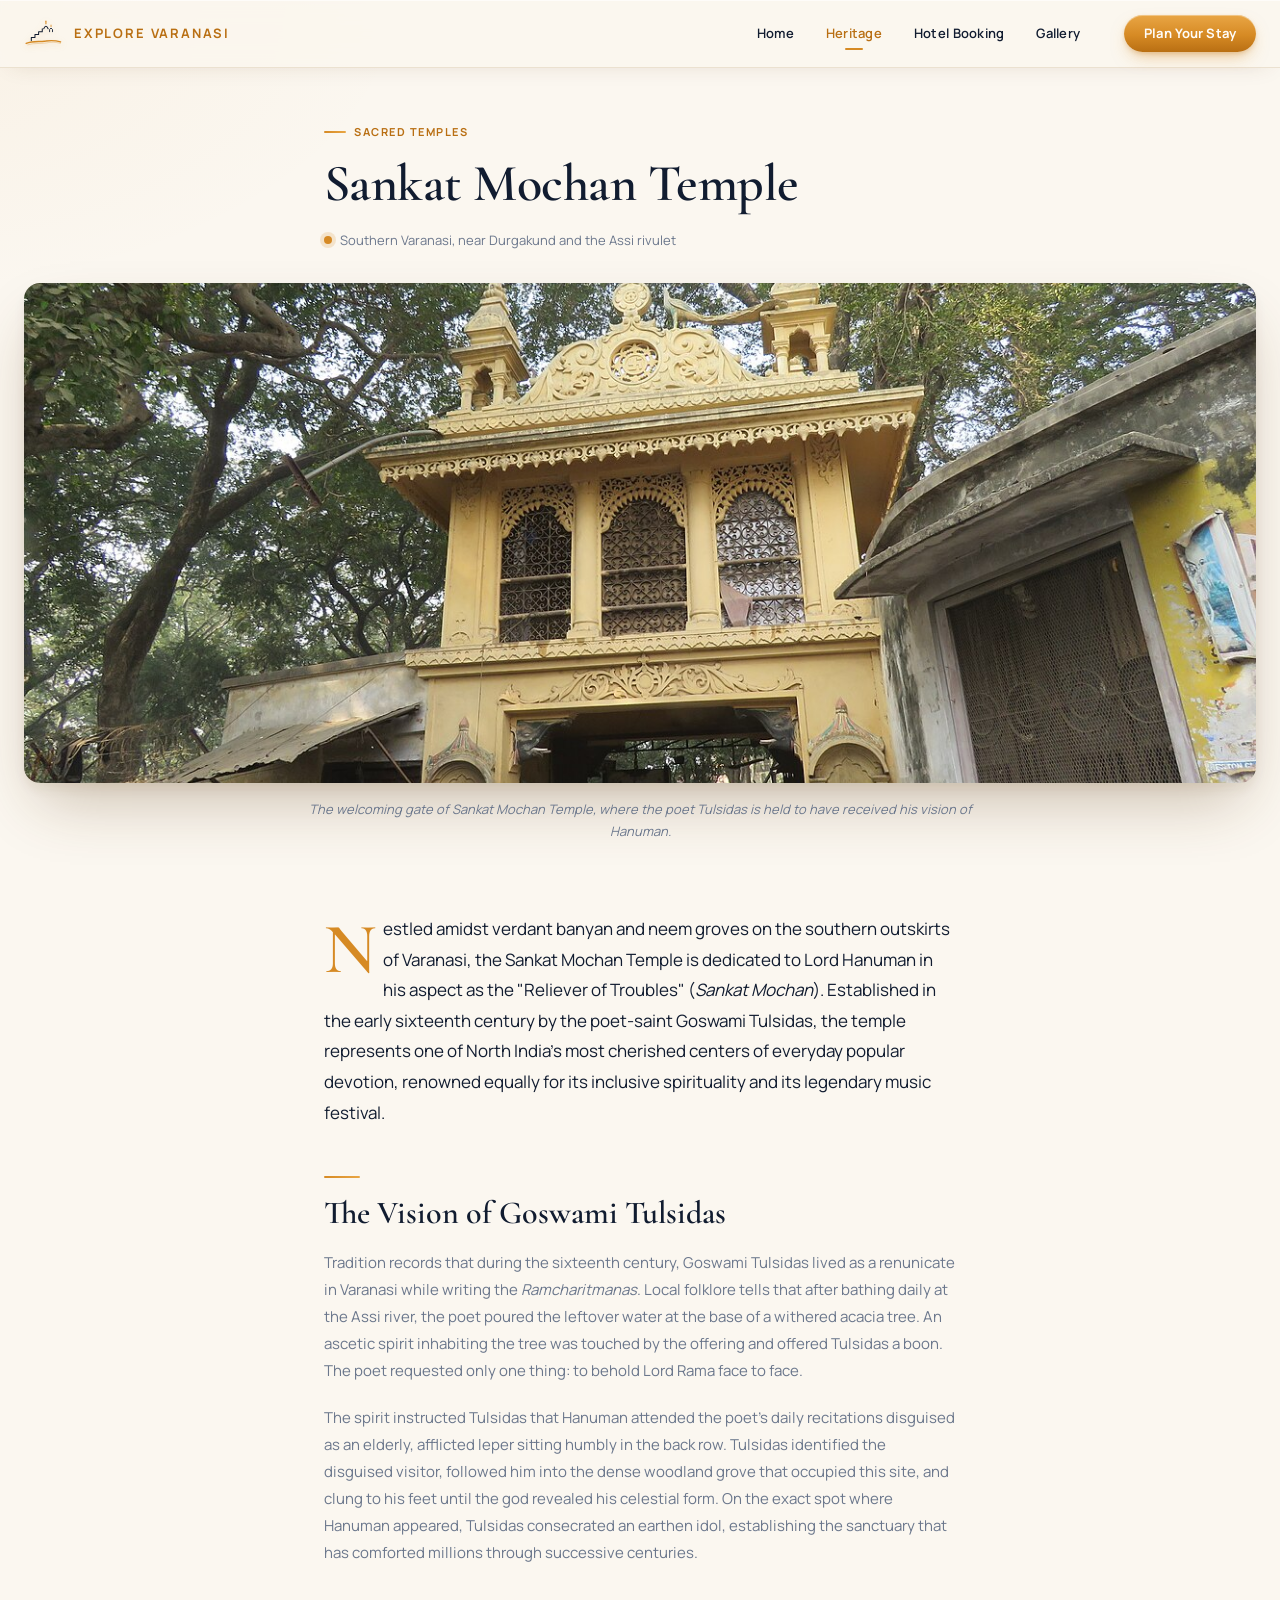
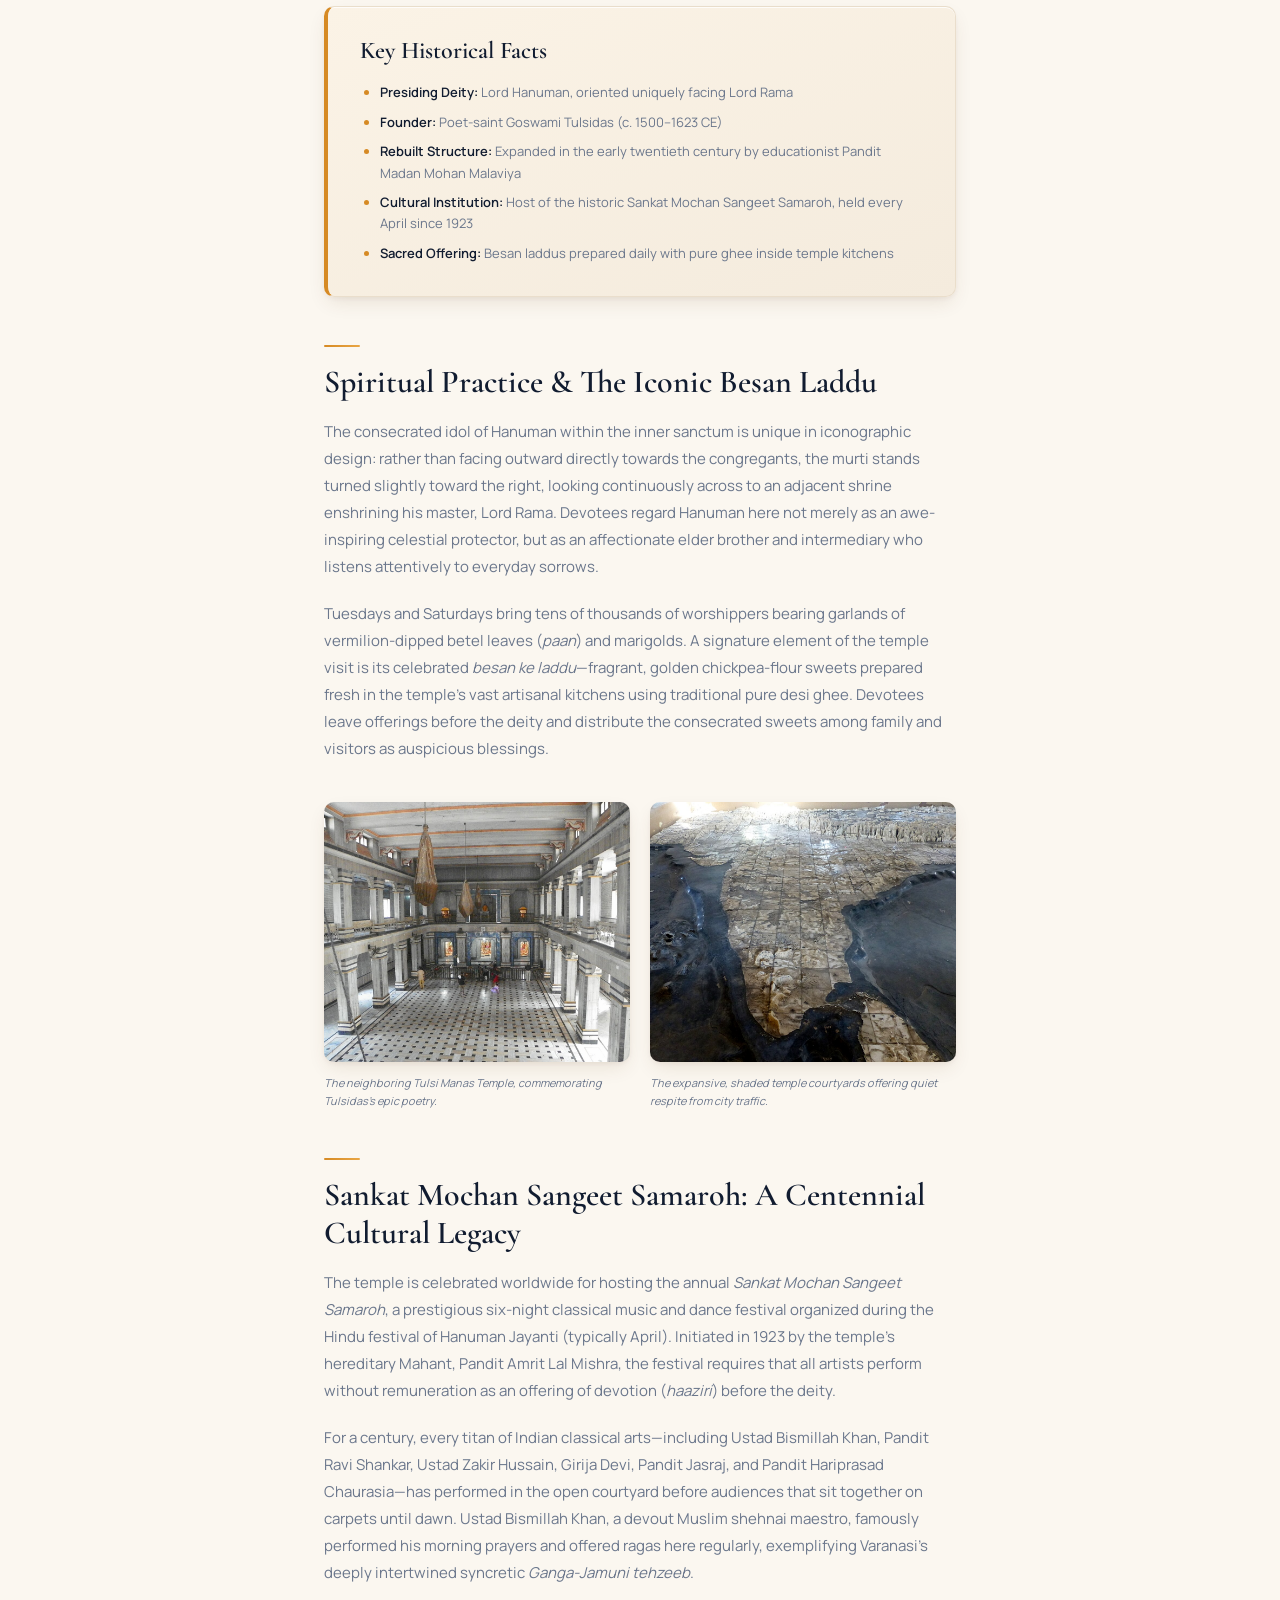
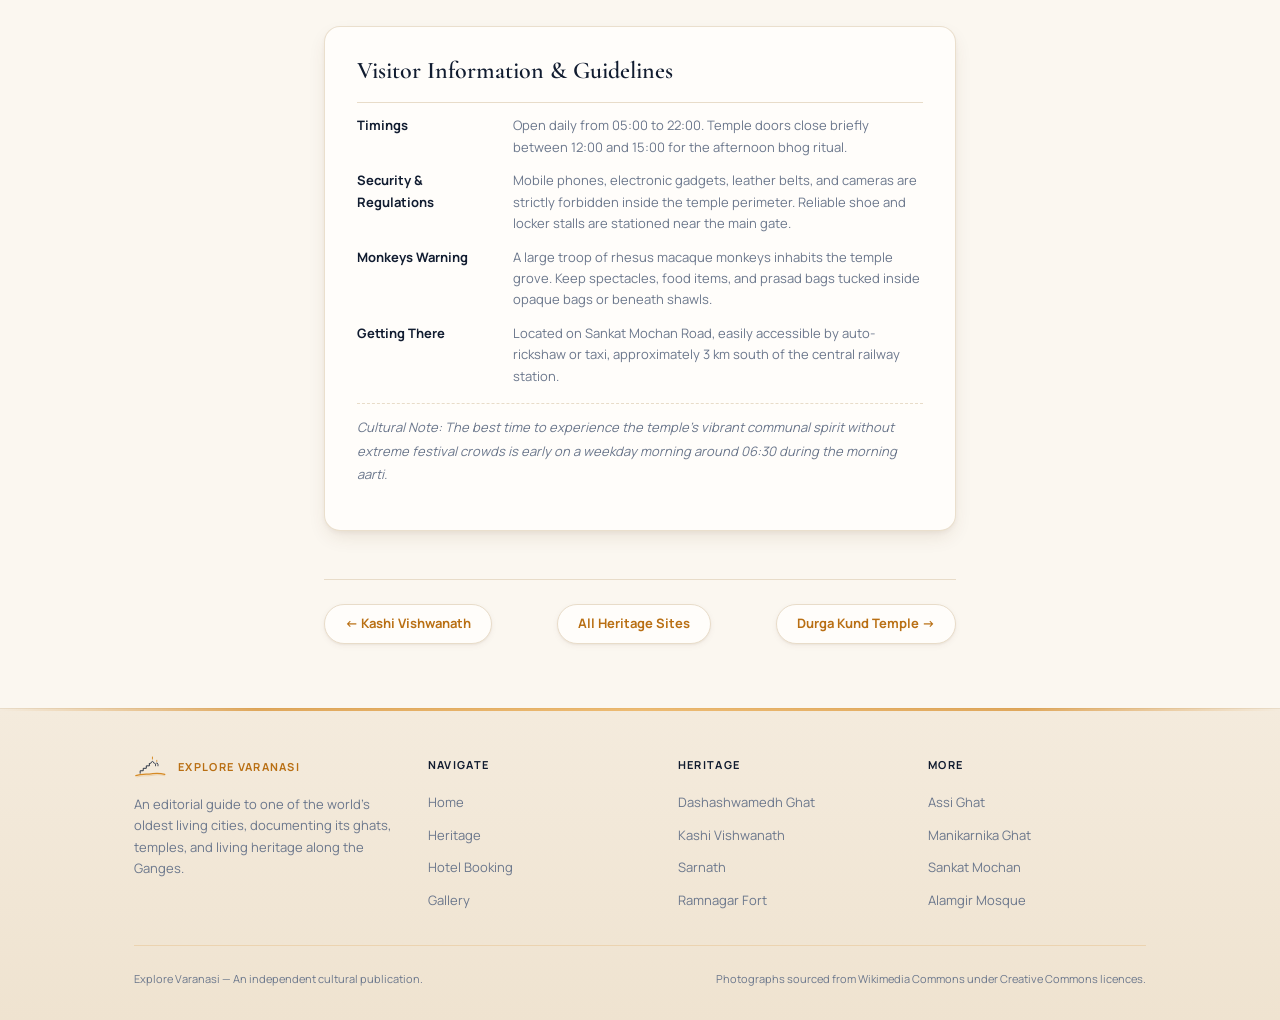
<file: sankat-mochan-temple.html>
<!DOCTYPE html>
<html lang="en">
<head>
  <meta charset="UTF-8">
  <meta name="viewport" content="width=device-width, initial-scale=1.0">
  <title>Sankat Mochan Temple — Explore Varanasi</title>
  <meta name="description" content="Sankat Mochan Hanuman Temple: founded by Goswami Tulsidas, renowned for devotional solace, sacred prasad, and the prestigious annual Sangeet Samaroh music festival.">
  <link rel="stylesheet" href="css/style.css">
  <link rel="icon" href="assets/logo.svg" type="image/svg+xml">
</head>
<body>
  <!-- Header -->
  <header class="site-header">
    <div class="header-inner">
      <a href="index.html" class="site-logo">
        <svg xmlns="http://www.w3.org/2000/svg" viewBox="0 0 52 36" fill="none"><path d="M10 28 L10 24 L15 24 L15 20 L20 20 L20 16 L25 16 L25 12" stroke="#111C30" stroke-width="1.4" fill="none" stroke-linejoin="round" stroke-linecap="round"/><path d="M27 12 Q30 5, 33 12" stroke="#111C30" stroke-width="1.4" fill="none" stroke-linecap="round"/><line x1="30" y1="5" x2="30" y2="2" stroke="#D68A24" stroke-width="1.5" stroke-linecap="round"/><circle cx="30" cy="1.5" r="0.8" fill="#D68A24"/><path d="M35 16 L35 13 Q37 9, 39 13 L39 16" stroke="#111C30" stroke-width="1.2" fill="none" stroke-linecap="round"/><line x1="37" y1="9" x2="37" y2="7" stroke="#D68A24" stroke-width="1.2" stroke-linecap="round"/><path d="M3 32 C12 28, 20 30, 28 29 S40 27, 50 30" stroke="#D68A24" stroke-width="2" fill="none" stroke-linecap="round"/><path d="M5 34 C14 31, 22 33, 30 31.5 S42 30, 50 32" stroke="#D68A24" stroke-width="1" fill="none" stroke-linecap="round" opacity="0.4"/></svg>
        <span class="site-logo__text">Explore Varanasi</span>
      </a>
      <button class="nav-toggle" aria-label="Toggle navigation"><span></span><span></span><span></span></button>
      <nav class="main-nav" id="mainNav">
        <ul class="main-nav__list">
          <li><a href="index.html" class="main-nav__link">Home</a></li>
          <li><a href="heritage.html" class="main-nav__link main-nav__link--active">Heritage</a></li>
          <li><a href="hotel-booking.html" class="main-nav__link">Hotel Booking</a></li>
          <li><a href="gallery.html" class="main-nav__link">Gallery</a></li>
        </ul>
        <a href="hotel-booking.html" class="nav-cta">Plan Your Stay</a>
      </nav>
    </div>
  </header>

  <main>
    <!-- Article Hero -->
    <article class="article">
      <header class="article-hero">
        <div class="container container--narrow">
          <span class="t-label article-hero__label">Sacred Temples</span>
          <h1 class="article-hero__title">Sankat Mochan Temple</h1>
          <p class="article-hero__location">Southern Varanasi, near Durgakund and the Assi rivulet</p>
        </div>
        <div class="article-hero__img-wrap">
          <img src="assets/images/sankat-mochan-temple-entrance-varanasi-irctc-2017.jpg" alt="Ornate entryway gate and courtyard of Sankat Mochan Hanuman Temple" class="article-hero__img" loading="eager">
          <p class="article-hero__caption">The welcoming gate of Sankat Mochan Temple, where the poet Tulsidas is held to have received his vision of Hanuman.</p>
        </div>
      </header>

      <div class="article-body">
        <p class="intro-para">Nestled amidst verdant banyan and neem groves on the southern outskirts of Varanasi, the Sankat Mochan Temple is dedicated to Lord Hanuman in his aspect as the "Reliever of Troubles" (<em>Sankat Mochan</em>). Established in the early sixteenth century by the poet-saint Goswami Tulsidas, the temple represents one of North India’s most cherished centers of everyday popular devotion, renowned equally for its inclusive spirituality and its legendary music festival.</p>

        <h2>The Vision of Goswami Tulsidas</h2>
        <p>Tradition records that during the sixteenth century, Goswami Tulsidas lived as a renunicate in Varanasi while writing the <em>Ramcharitmanas</em>. Local folklore tells that after bathing daily at the Assi river, the poet poured the leftover water at the base of a withered acacia tree. An ascetic spirit inhabiting the tree was touched by the offering and offered Tulsidas a boon. The poet requested only one thing: to behold Lord Rama face to face.</p>

        <p>The spirit instructed Tulsidas that Hanuman attended the poet's daily recitations disguised as an elderly, afflicted leper sitting humbly in the back row. Tulsidas identified the disguised visitor, followed him into the dense woodland grove that occupied this site, and clung to his feet until the god revealed his celestial form. On the exact spot where Hanuman appeared, Tulsidas consecrated an earthen idol, establishing the sanctuary that has comforted millions through successive centuries.</p>

        <!-- Fact Panel -->
        <div class="fact-panel">
          <h3 class="fact-panel__title">Key Historical Facts</h3>
          <ul>
            <li><strong>Presiding Deity:</strong> Lord Hanuman, oriented uniquely facing Lord Rama</li>
            <li><strong>Founder:</strong> Poet-saint Goswami Tulsidas (c. 1500–1623 CE)</li>
            <li><strong>Rebuilt Structure:</strong> Expanded in the early twentieth century by educationist Pandit Madan Mohan Malaviya</li>
            <li><strong>Cultural Institution:</strong> Host of the historic Sankat Mochan Sangeet Samaroh, held every April since 1923</li>
            <li><strong>Sacred Offering:</strong> Besan laddus prepared daily with pure ghee inside temple kitchens</li>
          </ul>
        </div>

        <h2>Spiritual Practice & The Iconic Besan Laddu</h2>
        <p>The consecrated idol of Hanuman within the inner sanctum is unique in iconographic design: rather than facing outward directly towards the congregants, the murti stands turned slightly toward the right, looking continuously across to an adjacent shrine enshrining his master, Lord Rama. Devotees regard Hanuman here not merely as an awe-inspiring celestial protector, but as an affectionate elder brother and intermediary who listens attentively to everyday sorrows.</p>

        <p>Tuesdays and Saturdays bring tens of thousands of worshippers bearing garlands of vermilion-dipped betel leaves (<em>paan</em>) and marigolds. A signature element of the temple visit is its celebrated <em>besan ke laddu</em>—fragrant, golden chickpea-flour sweets prepared fresh in the temple’s vast artisanal kitchens using traditional pure desi ghee. Devotees leave offerings before the deity and distribute the consecrated sweets among family and visitors as auspicious blessings.</p>

        <!-- Article Secondary Images -->
        <div class="article-images">
          <div>
            <img src="assets/images/varanasi-07-tulsi-manas-mandir-24424161768.jpg" alt="Marble architecture of the nearby Tulsi Manas complex" loading="lazy">
            <figcaption>The neighboring Tulsi Manas Temple, commemorating Tulsidas's epic poetry.</figcaption>
          </div>
          <div>
            <img src="assets/images/bharat-mata-mandir-varanasi-india-panoramio.jpg" alt="Serene courtyards characteristic of Varanasi's inland temple compounds" loading="lazy">
            <figcaption>The expansive, shaded temple courtyards offering quiet respite from city traffic.</figcaption>
          </div>
        </div>

        <h2>Sankat Mochan Sangeet Samaroh: A Centennial Cultural Legacy</h2>
        <p>The temple is celebrated worldwide for hosting the annual <em>Sankat Mochan Sangeet Samaroh</em>, a prestigious six-night classical music and dance festival organized during the Hindu festival of Hanuman Jayanti (typically April). Initiated in 1923 by the temple's hereditary Mahant, Pandit Amrit Lal Mishra, the festival requires that all artists perform without remuneration as an offering of devotion (<em>haaziri</em>) before the deity.</p>

        <p>For a century, every titan of Indian classical arts—including Ustad Bismillah Khan, Pandit Ravi Shankar, Ustad Zakir Hussain, Girija Devi, Pandit Jasraj, and Pandit Hariprasad Chaurasia—has performed in the open courtyard before audiences that sit together on carpets until dawn. Ustad Bismillah Khan, a devout Muslim shehnai maestro, famously performed his morning prayers and offered ragas here regularly, exemplifying Varanasi’s deeply intertwined syncretic <em>Ganga-Jamuni tehzeeb</em>.</p>

        <!-- Visitor Info Box -->
        <div class="visitor-info">
          <h3 class="visitor-info__title">Visitor Information & Guidelines</h3>
          <dl>
            <dt>Timings</dt>
            <dd>Open daily from 05:00 to 22:00. Temple doors close briefly between 12:00 and 15:00 for the afternoon bhog ritual.</dd>
            <dt>Security & Regulations</dt>
            <dd>Mobile phones, electronic gadgets, leather belts, and cameras are strictly forbidden inside the temple perimeter. Reliable shoe and locker stalls are stationed near the main gate.</dd>
            <dt>Monkeys Warning</dt>
            <dd>A large troop of rhesus macaque monkeys inhabits the temple grove. Keep spectacles, food items, and prasad bags tucked inside opaque bags or beneath shawls.</dd>
            <dt>Getting There</dt>
            <dd>Located on Sankat Mochan Road, easily accessible by auto-rickshaw or taxi, approximately 3 km south of the central railway station.</dd>
          </dl>
          <p class="visitor-info__note">Cultural Note: The best time to experience the temple’s vibrant communal spirit without extreme festival crowds is early on a weekday morning around 06:30 during the morning aarti.</p>
        </div>

        <!-- Article Navigation -->
        <nav class="article-nav" aria-label="Destination navigation">
          <a href="kashi-vishwanath-temple.html">← Kashi Vishwanath</a>
          <a href="heritage.html">All Heritage Sites</a>
          <a href="durga-kund-temple.html">Durga Kund Temple →</a>
        </nav>
      </div>
    </article>
  </main>

  <!-- Footer -->
  <footer class="site-footer">
    <div class="footer-inner">
      <div class="footer-top">
        <div class="footer-brand">
          <div class="footer-brand__logo">
            <svg xmlns="http://www.w3.org/2000/svg" viewBox="0 0 52 36" fill="none"><path d="M10 28 L10 24 L15 24 L15 20 L20 20 L20 16 L25 16 L25 12" stroke="#111C30" stroke-width="1.4" fill="none" stroke-linejoin="round" stroke-linecap="round"/><path d="M27 12 Q30 5, 33 12" stroke="#111C30" stroke-width="1.4" fill="none" stroke-linecap="round"/><line x1="30" y1="5" x2="30" y2="2" stroke="#D68A24" stroke-width="1.5" stroke-linecap="round"/><circle cx="30" cy="1.5" r="0.8" fill="#D68A24"/><path d="M35 16 L35 13 Q37 9, 39 13 L39 16" stroke="#111C30" stroke-width="1.2" fill="none" stroke-linecap="round"/><line x1="37" y1="9" x2="37" y2="7" stroke="#D68A24" stroke-width="1.2" stroke-linecap="round"/><path d="M3 32 C12 28, 20 30, 28 29 S40 27, 50 30" stroke="#D68A24" stroke-width="2" fill="none" stroke-linecap="round"/><path d="M5 34 C14 31, 22 33, 30 31.5 S42 30, 50 32" stroke="#D68A24" stroke-width="1" fill="none" stroke-linecap="round" opacity="0.4"/></svg>
            <span class="footer-brand__name">Explore Varanasi</span>
          </div>
          <p class="footer-brand__desc">An editorial guide to one of the world's oldest living cities, documenting its ghats, temples, and living heritage along the Ganges.</p>
        </div>
        <div class="footer-col">
          <h4 class="footer-col__title">Navigate</h4>
          <ul>
            <li><a href="index.html">Home</a></li>
            <li><a href="heritage.html">Heritage</a></li>
            <li><a href="hotel-booking.html">Hotel Booking</a></li>
            <li><a href="gallery.html">Gallery</a></li>
          </ul>
        </div>
        <div class="footer-col">
          <h4 class="footer-col__title">Heritage</h4>
          <ul>
            <li><a href="dashashwamedh-ghat.html">Dashashwamedh Ghat</a></li>
            <li><a href="kashi-vishwanath-temple.html">Kashi Vishwanath</a></li>
            <li><a href="sarnath.html">Sarnath</a></li>
            <li><a href="ramnagar-fort.html">Ramnagar Fort</a></li>
          </ul>
        </div>
        <div class="footer-col">
          <h4 class="footer-col__title">More</h4>
          <ul>
            <li><a href="assi-ghat.html">Assi Ghat</a></li>
            <li><a href="manikarnika-ghat.html">Manikarnika Ghat</a></li>
            <li><a href="sankat-mochan-temple.html">Sankat Mochan</a></li>
            <li><a href="alamgir-mosque.html">Alamgir Mosque</a></li>
          </ul>
        </div>
      </div>
      <div class="footer-bottom">
        <p>Explore Varanasi — An independent cultural publication.</p>
        <p>Photographs sourced from Wikimedia Commons under Creative Commons licences.</p>
      </div>
    </div>
  </footer>

  <script src="js/script.js"></script>
</body>
</html>
</file>
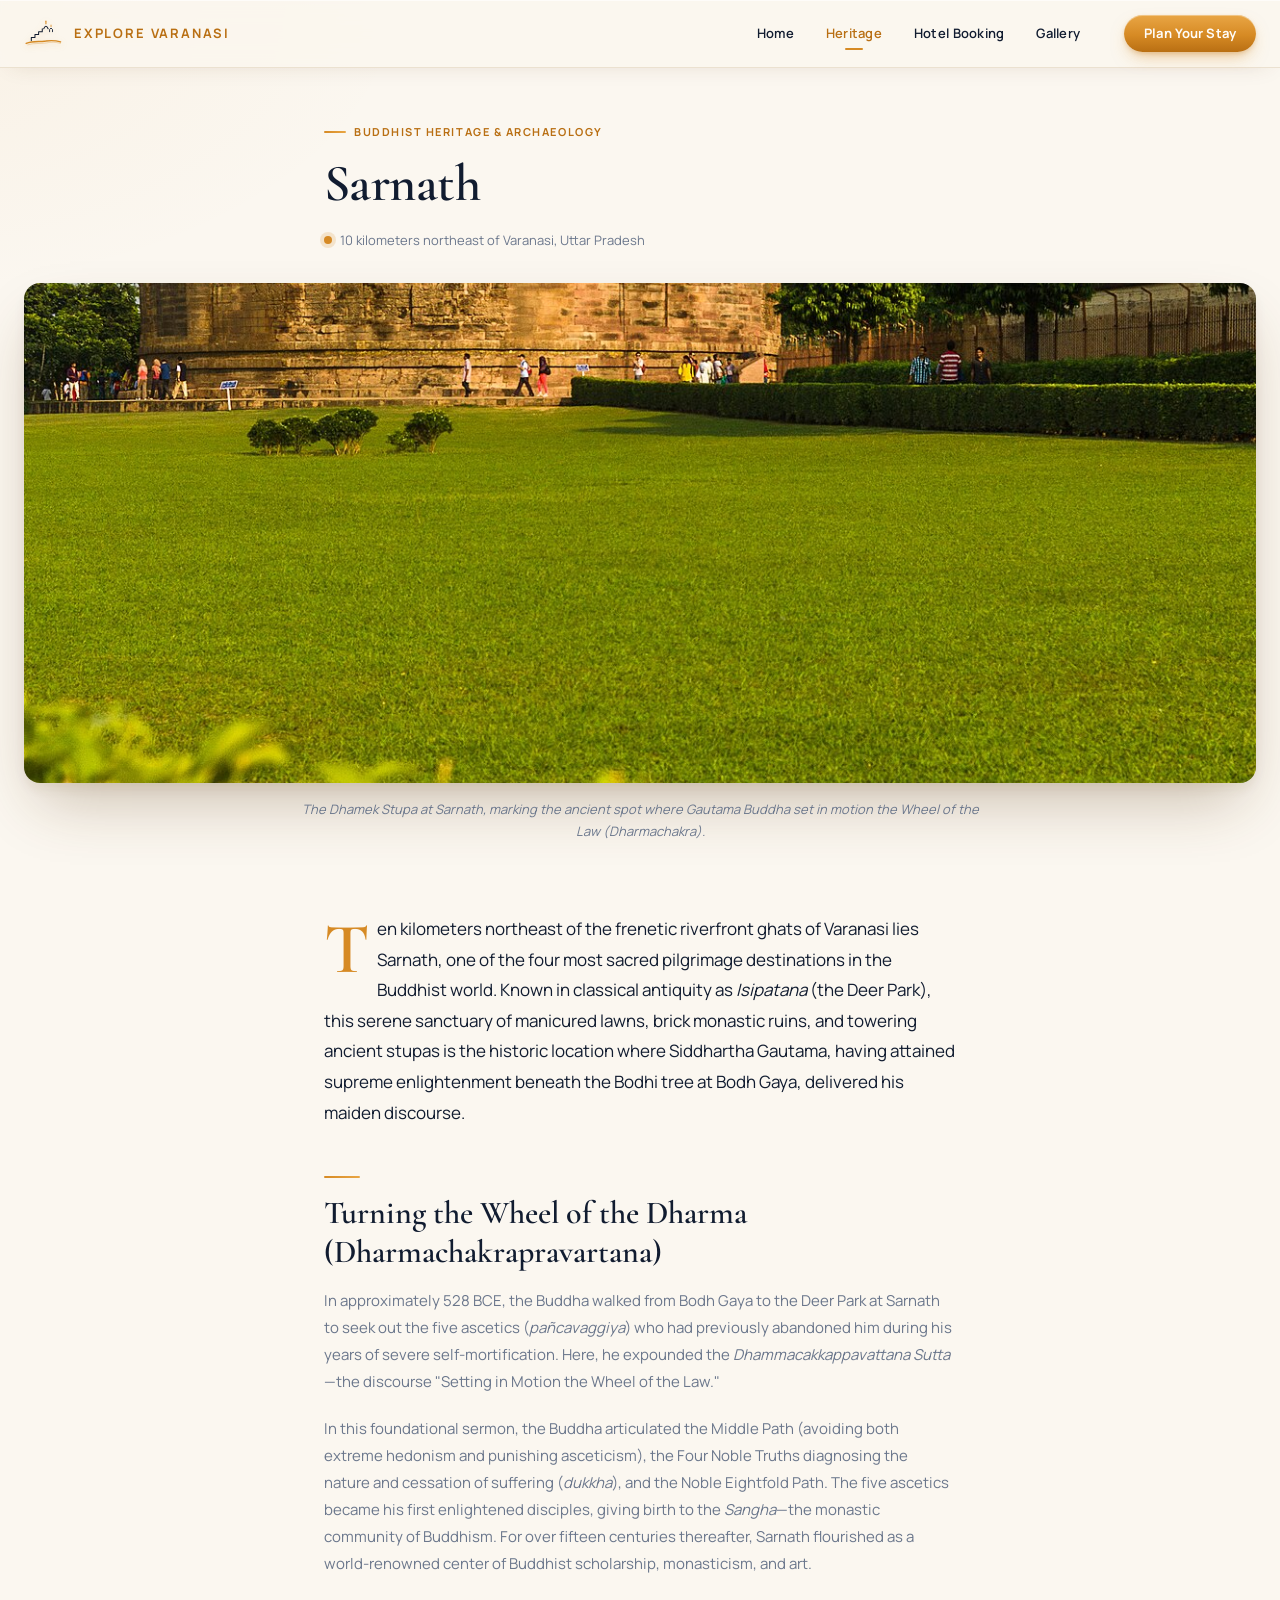
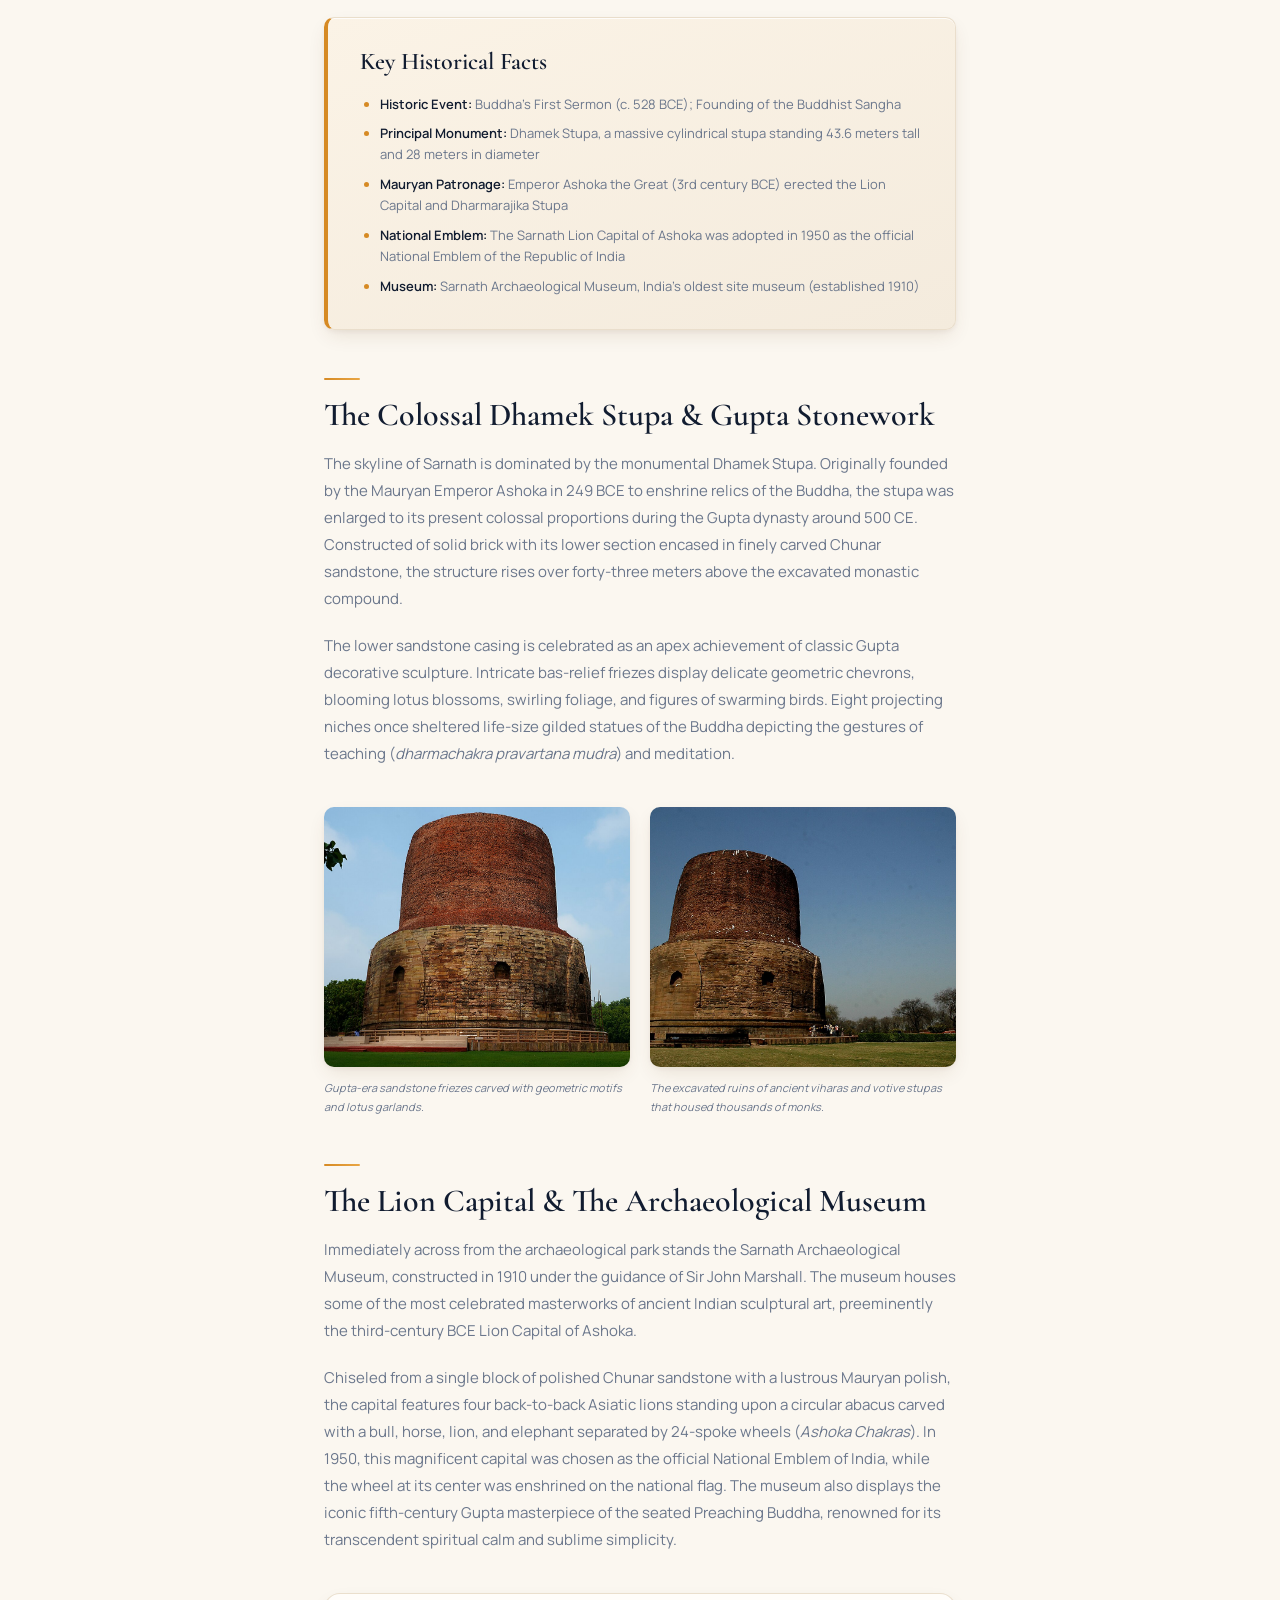
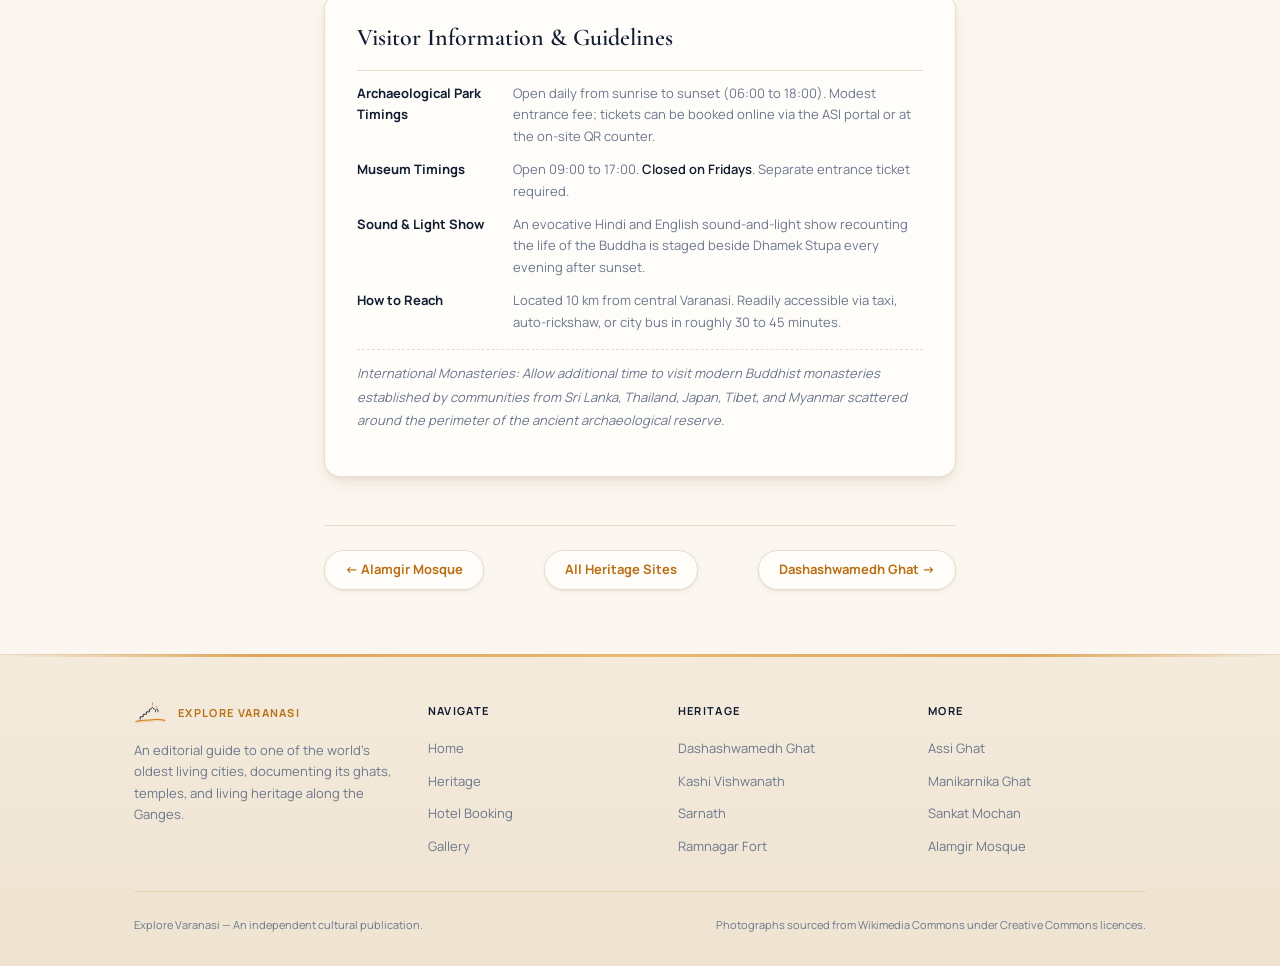
<file: sarnath.html>
<!DOCTYPE html>
<html lang="en">
<head>
  <meta charset="UTF-8">
  <meta name="viewport" content="width=device-width, initial-scale=1.0">
  <title>Sarnath — Explore Varanasi</title>
  <meta name="description" content="Sarnath: the sacred Deer Park where the Gautama Buddha delivered his first sermon, setting in motion the Wheel of the Dharma; home to Dhamek Stupa and Ashoka's Lion Capital.">
  <link rel="stylesheet" href="css/style.css">
  <link rel="icon" href="assets/logo.svg" type="image/svg+xml">
</head>
<body>
  <!-- Header -->
  <header class="site-header">
    <div class="header-inner">
      <a href="index.html" class="site-logo">
        <svg xmlns="http://www.w3.org/2000/svg" viewBox="0 0 52 36" fill="none"><path d="M10 28 L10 24 L15 24 L15 20 L20 20 L20 16 L25 16 L25 12" stroke="#111C30" stroke-width="1.4" fill="none" stroke-linejoin="round" stroke-linecap="round"/><path d="M27 12 Q30 5, 33 12" stroke="#111C30" stroke-width="1.4" fill="none" stroke-linecap="round"/><line x1="30" y1="5" x2="30" y2="2" stroke="#D68A24" stroke-width="1.5" stroke-linecap="round"/><circle cx="30" cy="1.5" r="0.8" fill="#D68A24"/><path d="M35 16 L35 13 Q37 9, 39 13 L39 16" stroke="#111C30" stroke-width="1.2" fill="none" stroke-linecap="round"/><line x1="37" y1="9" x2="37" y2="7" stroke="#D68A24" stroke-width="1.2" stroke-linecap="round"/><path d="M3 32 C12 28, 20 30, 28 29 S40 27, 50 30" stroke="#D68A24" stroke-width="2" fill="none" stroke-linecap="round"/><path d="M5 34 C14 31, 22 33, 30 31.5 S42 30, 50 32" stroke="#D68A24" stroke-width="1" fill="none" stroke-linecap="round" opacity="0.4"/></svg>
        <span class="site-logo__text">Explore Varanasi</span>
      </a>
      <button class="nav-toggle" aria-label="Toggle navigation"><span></span><span></span><span></span></button>
      <nav class="main-nav" id="mainNav">
        <ul class="main-nav__list">
          <li><a href="index.html" class="main-nav__link">Home</a></li>
          <li><a href="heritage.html" class="main-nav__link main-nav__link--active">Heritage</a></li>
          <li><a href="hotel-booking.html" class="main-nav__link">Hotel Booking</a></li>
          <li><a href="gallery.html" class="main-nav__link">Gallery</a></li>
        </ul>
        <a href="hotel-booking.html" class="nav-cta">Plan Your Stay</a>
      </nav>
    </div>
  </header>

  <main>
    <!-- Article Hero -->
    <article class="article">
      <header class="article-hero">
        <div class="container container--narrow">
          <span class="t-label article-hero__label">Buddhist Heritage & Archaeology</span>
          <h1 class="article-hero__title">Sarnath</h1>
          <p class="article-hero__location">10 kilometers northeast of Varanasi, Uttar Pradesh</p>
        </div>
        <div class="article-hero__img-wrap">
          <img src="assets/images/dhamek-stupa-sarnath.jpg" alt="Monumental cylindrical sandstone structure of the Dhamek Stupa at Sarnath" class="article-hero__img" loading="eager">
          <p class="article-hero__caption">The Dhamek Stupa at Sarnath, marking the ancient spot where Gautama Buddha set in motion the Wheel of the Law (Dharmachakra).</p>
        </div>
      </header>

      <div class="article-body">
        <p class="intro-para">Ten kilometers northeast of the frenetic riverfront ghats of Varanasi lies Sarnath, one of the four most sacred pilgrimage destinations in the Buddhist world. Known in classical antiquity as <em>Isipatana</em> (the Deer Park), this serene sanctuary of manicured lawns, brick monastic ruins, and towering ancient stupas is the historic location where Siddhartha Gautama, having attained supreme enlightenment beneath the Bodhi tree at Bodh Gaya, delivered his maiden discourse.</p>

        <h2>Turning the Wheel of the Dharma (Dharmachakrapravartana)</h2>
        <p>In approximately 528 BCE, the Buddha walked from Bodh Gaya to the Deer Park at Sarnath to seek out the five ascetics (<em>pañcavaggiya</em>) who had previously abandoned him during his years of severe self-mortification. Here, he expounded the <em>Dhammacakkappavattana Sutta</em>—the discourse "Setting in Motion the Wheel of the Law."</p>

        <p>In this foundational sermon, the Buddha articulated the Middle Path (avoiding both extreme hedonism and punishing asceticism), the Four Noble Truths diagnosing the nature and cessation of suffering (<em>dukkha</em>), and the Noble Eightfold Path. The five ascetics became his first enlightened disciples, giving birth to the <em>Sangha</em>—the monastic community of Buddhism. For over fifteen centuries thereafter, Sarnath flourished as a world-renowned center of Buddhist scholarship, monasticism, and art.</p>

        <!-- Fact Panel -->
        <div class="fact-panel">
          <h3 class="fact-panel__title">Key Historical Facts</h3>
          <ul>
            <li><strong>Historic Event:</strong> Buddha's First Sermon (c. 528 BCE); Founding of the Buddhist Sangha</li>
            <li><strong>Principal Monument:</strong> Dhamek Stupa, a massive cylindrical stupa standing 43.6 meters tall and 28 meters in diameter</li>
            <li><strong>Mauryan Patronage:</strong> Emperor Ashoka the Great (3rd century BCE) erected the Lion Capital and Dharmarajika Stupa</li>
            <li><strong>National Emblem:</strong> The Sarnath Lion Capital of Ashoka was adopted in 1950 as the official National Emblem of the Republic of India</li>
            <li><strong>Museum:</strong> Sarnath Archaeological Museum, India’s oldest site museum (established 1910)</li>
          </ul>
        </div>

        <h2>The Colossal Dhamek Stupa & Gupta Stonework</h2>
        <p>The skyline of Sarnath is dominated by the monumental Dhamek Stupa. Originally founded by the Mauryan Emperor Ashoka in 249 BCE to enshrine relics of the Buddha, the stupa was enlarged to its present colossal proportions during the Gupta dynasty around 500 CE. Constructed of solid brick with its lower section encased in finely carved Chunar sandstone, the structure rises over forty-three meters above the excavated monastic compound.</p>

        <p>The lower sandstone casing is celebrated as an apex achievement of classic Gupta decorative sculpture. Intricate bas-relief friezes display delicate geometric chevrons, blooming lotus blossoms, swirling foliage, and figures of swarming birds. Eight projecting niches once sheltered life-size gilded statues of the Buddha depicting the gestures of teaching (<em>dharmachakra pravartana mudra</em>) and meditation.</p>

        <!-- Article Secondary Images -->
        <div class="article-images">
          <div>
            <img src="assets/images/dhamekh-stupa-at-sarnath-varanasi-india.jpg" alt="Detail of the intricate Gupta-period stone carvings on the base of Dhamek Stupa" loading="lazy">
            <figcaption>Gupta-era sandstone friezes carved with geometric motifs and lotus garlands.</figcaption>
          </div>
          <div>
            <img src="assets/images/dhamek-stupa-sarnath-monastery.jpg" alt="Excavated brick foundations of ancient monasteries surrounding the stupa" loading="lazy">
            <figcaption>The excavated ruins of ancient viharas and votive stupas that housed thousands of monks.</figcaption>
          </div>
        </div>

        <h2>The Lion Capital & The Archaeological Museum</h2>
        <p>Immediately across from the archaeological park stands the Sarnath Archaeological Museum, constructed in 1910 under the guidance of Sir John Marshall. The museum houses some of the most celebrated masterworks of ancient Indian sculptural art, preeminently the third-century BCE Lion Capital of Ashoka.</p>

        <p>Chiseled from a single block of polished Chunar sandstone with a lustrous Mauryan polish, the capital features four back-to-back Asiatic lions standing upon a circular abacus carved with a bull, horse, lion, and elephant separated by 24-spoke wheels (<em>Ashoka Chakras</em>). In 1950, this magnificent capital was chosen as the official National Emblem of India, while the wheel at its center was enshrined on the national flag. The museum also displays the iconic fifth-century Gupta masterpiece of the seated Preaching Buddha, renowned for its transcendent spiritual calm and sublime simplicity.</p>

        <!-- Visitor Info Box -->
        <div class="visitor-info">
          <h3 class="visitor-info__title">Visitor Information & Guidelines</h3>
          <dl>
            <dt>Archaeological Park Timings</dt>
            <dd>Open daily from sunrise to sunset (06:00 to 18:00). Modest entrance fee; tickets can be booked online via the ASI portal or at the on-site QR counter.</dd>
            <dt>Museum Timings</dt>
            <dd>Open 09:00 to 17:00. <strong>Closed on Fridays</strong>. Separate entrance ticket required.</dd>
            <dt>Sound & Light Show</dt>
            <dd>An evocative Hindi and English sound-and-light show recounting the life of the Buddha is staged beside Dhamek Stupa every evening after sunset.</dd>
            <dt>How to Reach</dt>
            <dd>Located 10 km from central Varanasi. Readily accessible via taxi, auto-rickshaw, or city bus in roughly 30 to 45 minutes.</dd>
          </dl>
          <p class="visitor-info__note">International Monasteries: Allow additional time to visit modern Buddhist monasteries established by communities from Sri Lanka, Thailand, Japan, Tibet, and Myanmar scattered around the perimeter of the ancient archaeological reserve.</p>
        </div>

        <!-- Article Navigation -->
        <nav class="article-nav" aria-label="Destination navigation">
          <a href="alamgir-mosque.html">← Alamgir Mosque</a>
          <a href="heritage.html">All Heritage Sites</a>
          <a href="dashashwamedh-ghat.html">Dashashwamedh Ghat →</a>
        </nav>
      </div>
    </article>
  </main>

  <!-- Footer -->
  <footer class="site-footer">
    <div class="footer-inner">
      <div class="footer-top">
        <div class="footer-brand">
          <div class="footer-brand__logo">
            <svg xmlns="http://www.w3.org/2000/svg" viewBox="0 0 52 36" fill="none"><path d="M10 28 L10 24 L15 24 L15 20 L20 20 L20 16 L25 16 L25 12" stroke="#111C30" stroke-width="1.4" fill="none" stroke-linejoin="round" stroke-linecap="round"/><path d="M27 12 Q30 5, 33 12" stroke="#111C30" stroke-width="1.4" fill="none" stroke-linecap="round"/><line x1="30" y1="5" x2="30" y2="2" stroke="#D68A24" stroke-width="1.5" stroke-linecap="round"/><circle cx="30" cy="1.5" r="0.8" fill="#D68A24"/><path d="M35 16 L35 13 Q37 9, 39 13 L39 16" stroke="#111C30" stroke-width="1.2" fill="none" stroke-linecap="round"/><line x1="37" y1="9" x2="37" y2="7" stroke="#D68A24" stroke-width="1.2" stroke-linecap="round"/><path d="M3 32 C12 28, 20 30, 28 29 S40 27, 50 30" stroke="#D68A24" stroke-width="2" fill="none" stroke-linecap="round"/><path d="M5 34 C14 31, 22 33, 30 31.5 S42 30, 50 32" stroke="#D68A24" stroke-width="1" fill="none" stroke-linecap="round" opacity="0.4"/></svg>
            <span class="footer-brand__name">Explore Varanasi</span>
          </div>
          <p class="footer-brand__desc">An editorial guide to one of the world's oldest living cities, documenting its ghats, temples, and living heritage along the Ganges.</p>
        </div>
        <div class="footer-col">
          <h4 class="footer-col__title">Navigate</h4>
          <ul>
            <li><a href="index.html">Home</a></li>
            <li><a href="heritage.html">Heritage</a></li>
            <li><a href="hotel-booking.html">Hotel Booking</a></li>
            <li><a href="gallery.html">Gallery</a></li>
          </ul>
        </div>
        <div class="footer-col">
          <h4 class="footer-col__title">Heritage</h4>
          <ul>
            <li><a href="dashashwamedh-ghat.html">Dashashwamedh Ghat</a></li>
            <li><a href="kashi-vishwanath-temple.html">Kashi Vishwanath</a></li>
            <li><a href="sarnath.html">Sarnath</a></li>
            <li><a href="ramnagar-fort.html">Ramnagar Fort</a></li>
          </ul>
        </div>
        <div class="footer-col">
          <h4 class="footer-col__title">More</h4>
          <ul>
            <li><a href="assi-ghat.html">Assi Ghat</a></li>
            <li><a href="manikarnika-ghat.html">Manikarnika Ghat</a></li>
            <li><a href="sankat-mochan-temple.html">Sankat Mochan</a></li>
            <li><a href="alamgir-mosque.html">Alamgir Mosque</a></li>
          </ul>
        </div>
      </div>
      <div class="footer-bottom">
        <p>Explore Varanasi — An independent cultural publication.</p>
        <p>Photographs sourced from Wikimedia Commons under Creative Commons licences.</p>
      </div>
    </div>
  </footer>

  <script src="js/script.js"></script>
</body>
</html>
</file>
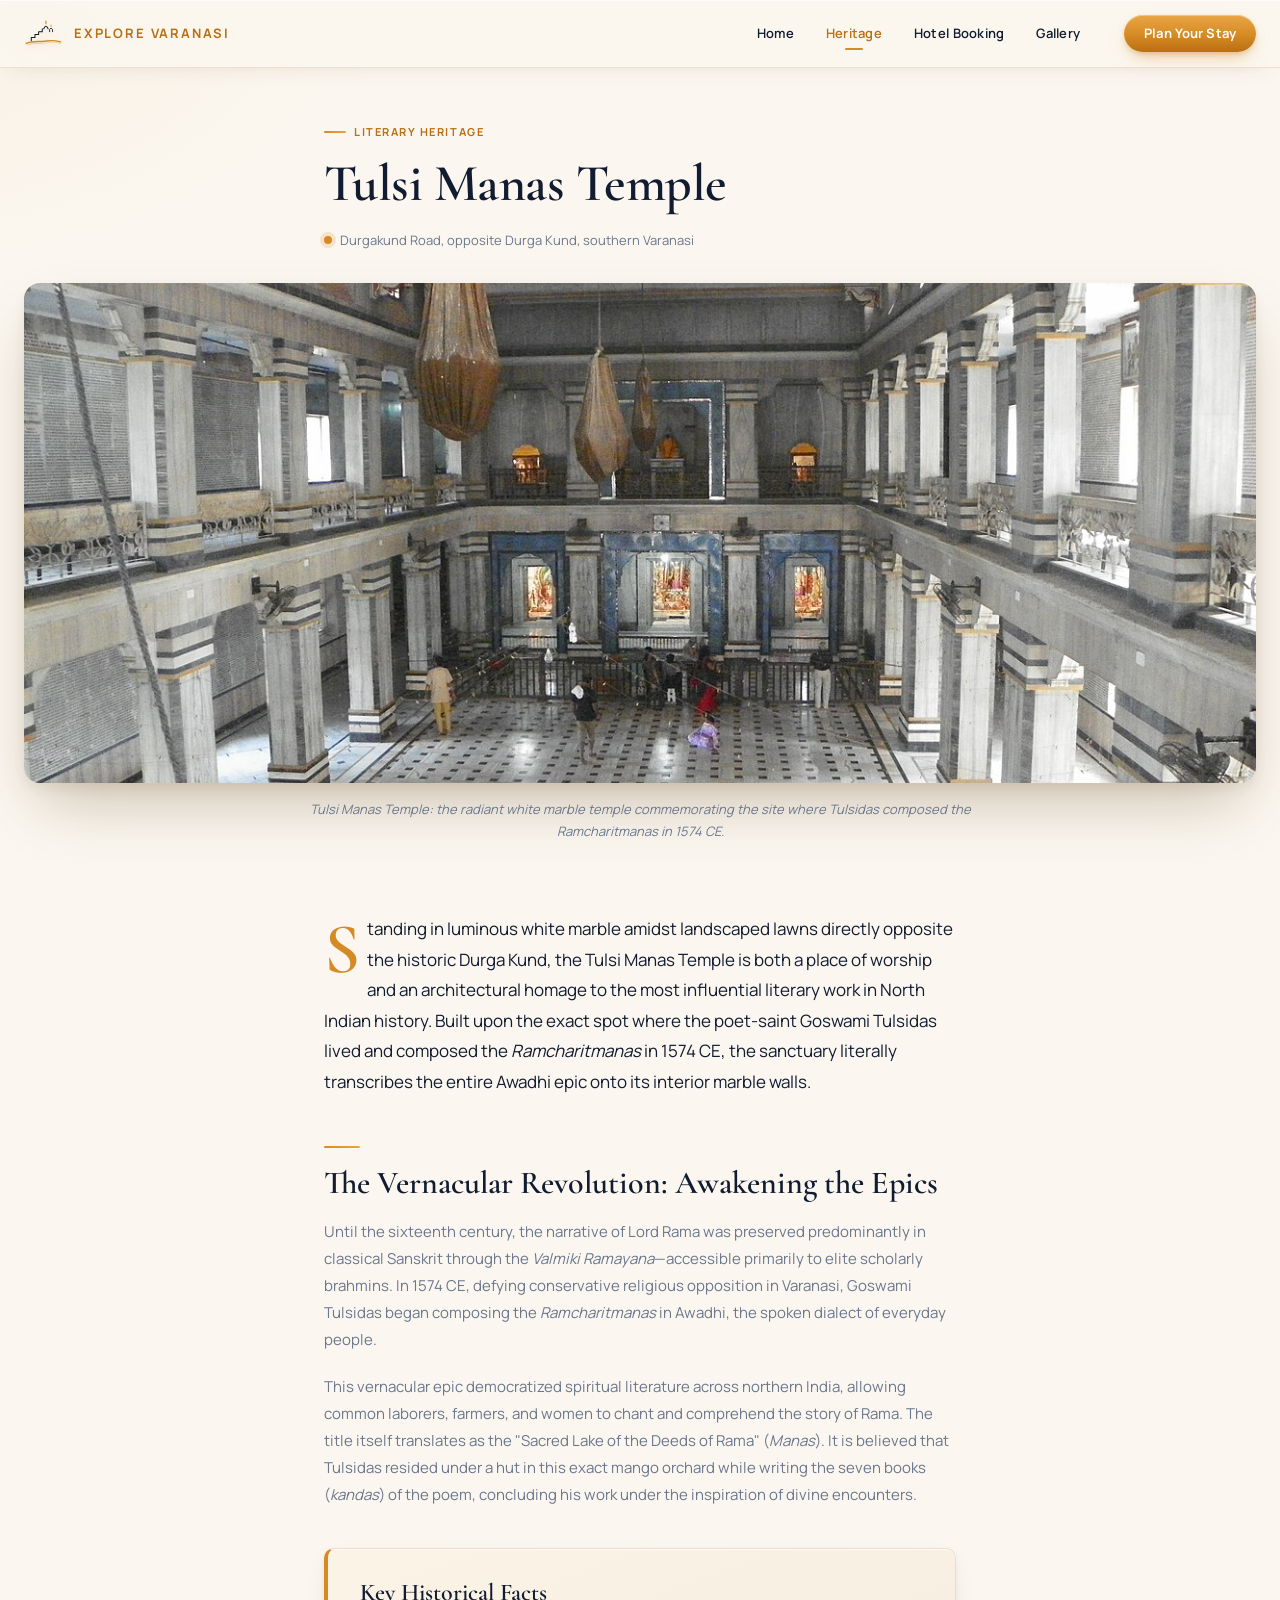
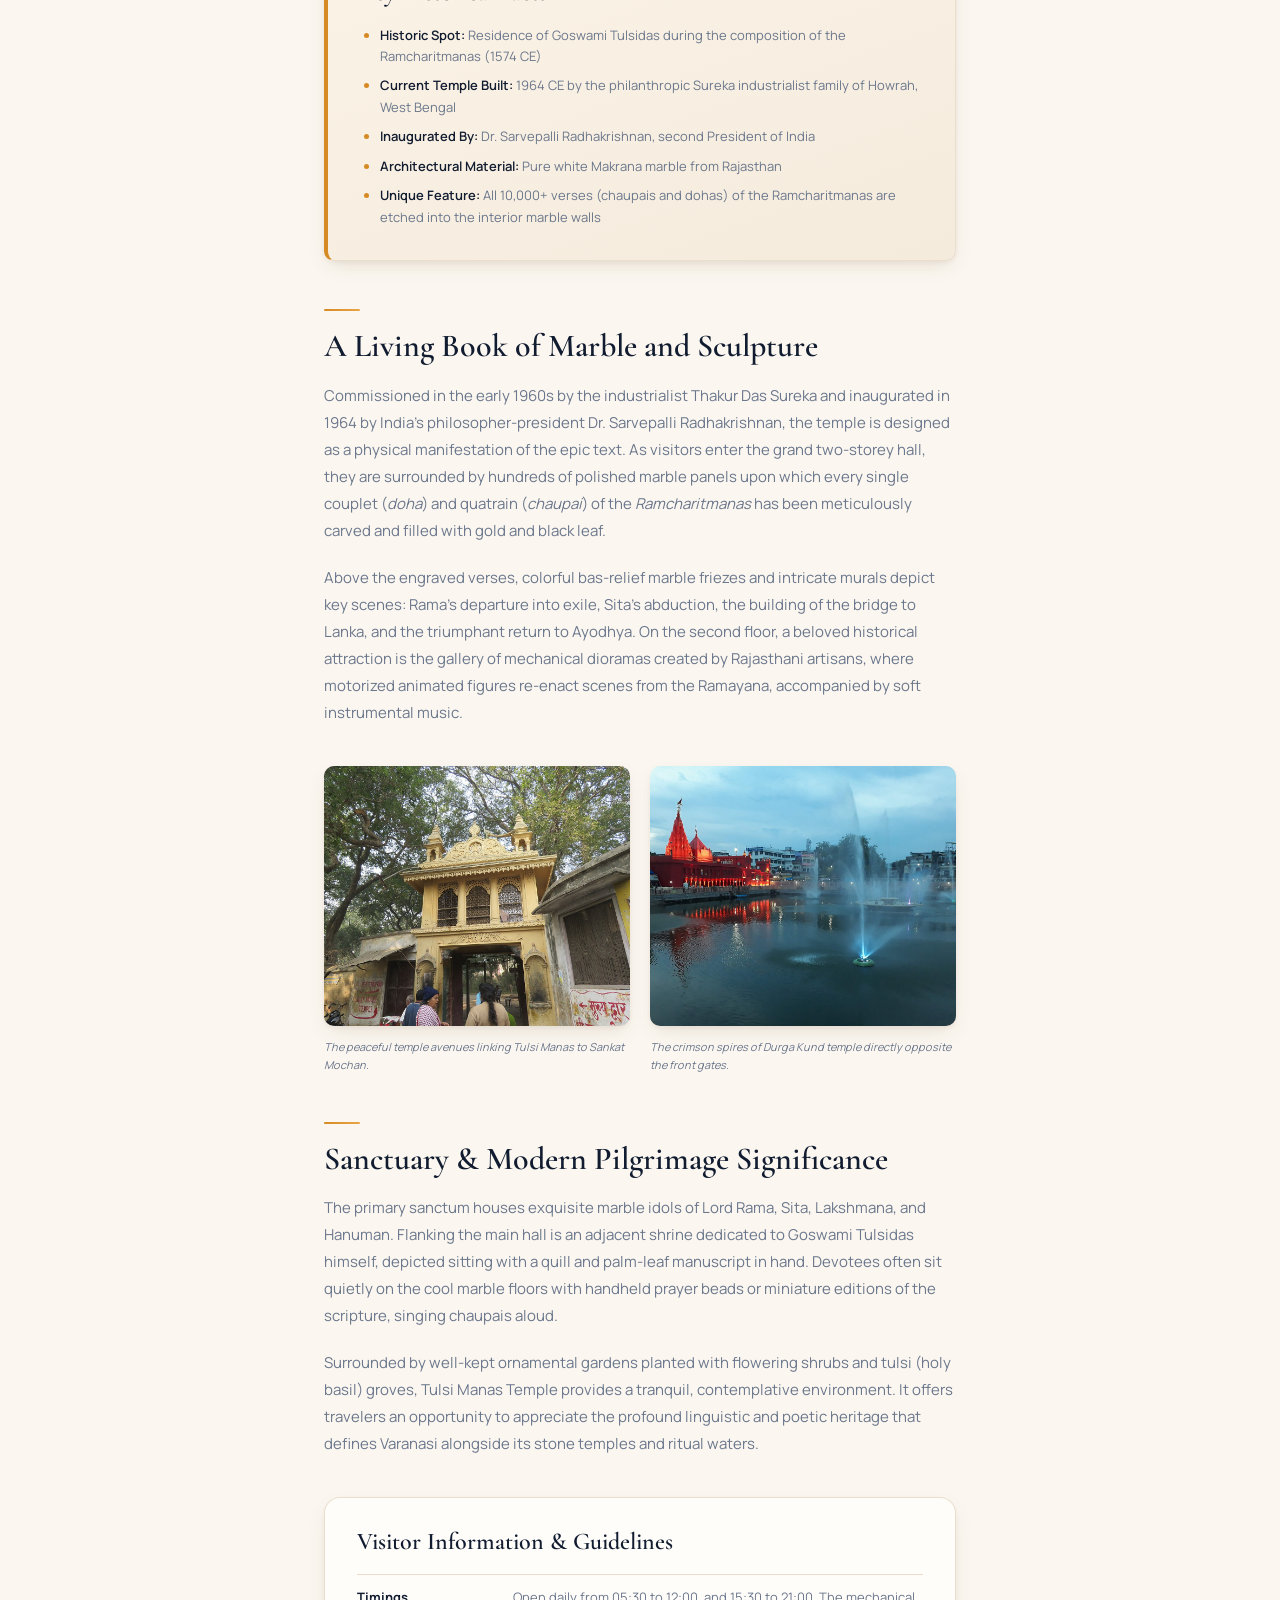
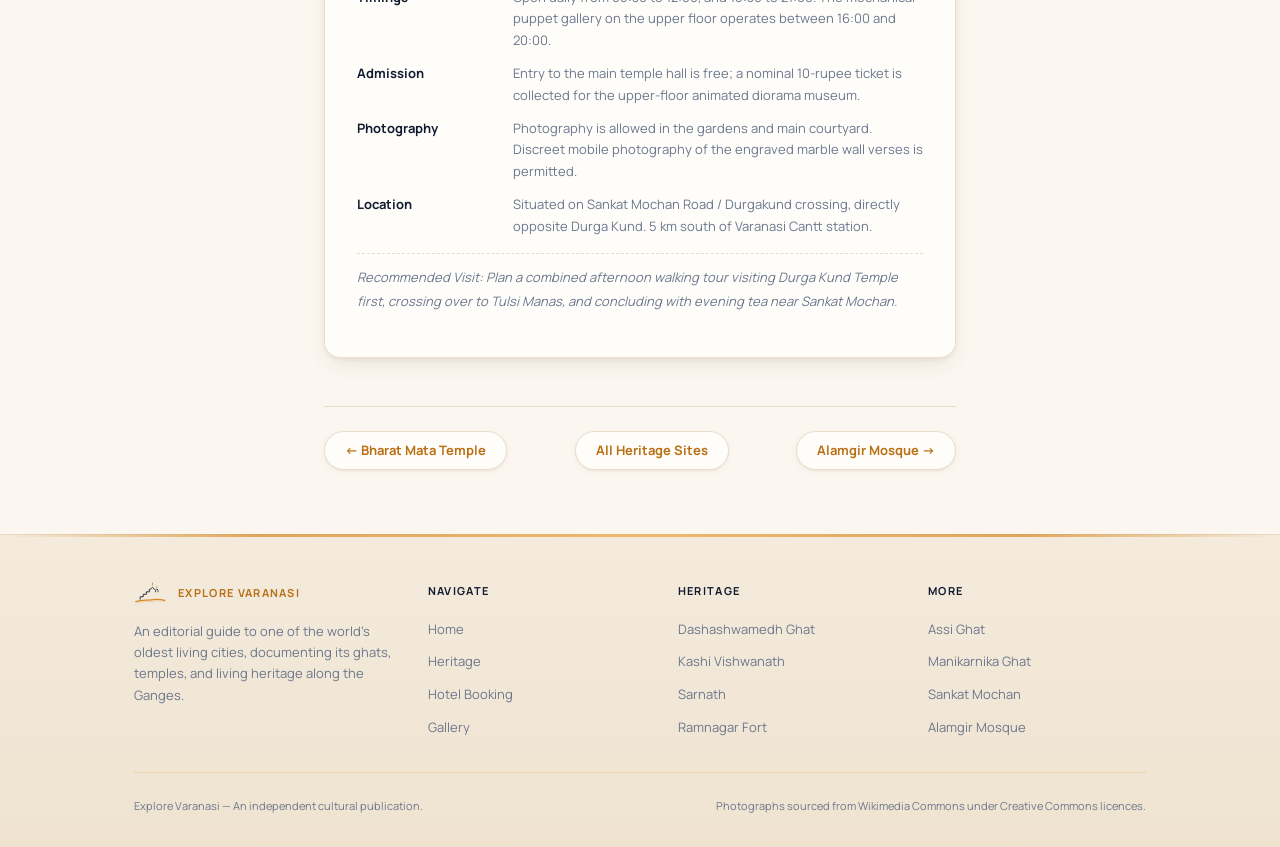
<file: tulsi-manas-temple.html>
<!DOCTYPE html>
<html lang="en">
<head>
  <meta charset="UTF-8">
  <meta name="viewport" content="width=device-width, initial-scale=1.0">
  <title>Tulsi Manas Temple — Explore Varanasi</title>
  <meta name="description" content="Tulsi Manas Temple: the elegant white marble sanctuary erected where Goswami Tulsidas composed the Ramcharitmanas, with the entire epic engraved upon its walls.">
  <link rel="stylesheet" href="css/style.css">
  <link rel="icon" href="assets/logo.svg" type="image/svg+xml">
</head>
<body>
  <!-- Header -->
  <header class="site-header">
    <div class="header-inner">
      <a href="index.html" class="site-logo">
        <svg xmlns="http://www.w3.org/2000/svg" viewBox="0 0 52 36" fill="none"><path d="M10 28 L10 24 L15 24 L15 20 L20 20 L20 16 L25 16 L25 12" stroke="#111C30" stroke-width="1.4" fill="none" stroke-linejoin="round" stroke-linecap="round"/><path d="M27 12 Q30 5, 33 12" stroke="#111C30" stroke-width="1.4" fill="none" stroke-linecap="round"/><line x1="30" y1="5" x2="30" y2="2" stroke="#D68A24" stroke-width="1.5" stroke-linecap="round"/><circle cx="30" cy="1.5" r="0.8" fill="#D68A24"/><path d="M35 16 L35 13 Q37 9, 39 13 L39 16" stroke="#111C30" stroke-width="1.2" fill="none" stroke-linecap="round"/><line x1="37" y1="9" x2="37" y2="7" stroke="#D68A24" stroke-width="1.2" stroke-linecap="round"/><path d="M3 32 C12 28, 20 30, 28 29 S40 27, 50 30" stroke="#D68A24" stroke-width="2" fill="none" stroke-linecap="round"/><path d="M5 34 C14 31, 22 33, 30 31.5 S42 30, 50 32" stroke="#D68A24" stroke-width="1" fill="none" stroke-linecap="round" opacity="0.4"/></svg>
        <span class="site-logo__text">Explore Varanasi</span>
      </a>
      <button class="nav-toggle" aria-label="Toggle navigation"><span></span><span></span><span></span></button>
      <nav class="main-nav" id="mainNav">
        <ul class="main-nav__list">
          <li><a href="index.html" class="main-nav__link">Home</a></li>
          <li><a href="heritage.html" class="main-nav__link main-nav__link--active">Heritage</a></li>
          <li><a href="hotel-booking.html" class="main-nav__link">Hotel Booking</a></li>
          <li><a href="gallery.html" class="main-nav__link">Gallery</a></li>
        </ul>
        <a href="hotel-booking.html" class="nav-cta">Plan Your Stay</a>
      </nav>
    </div>
  </header>

  <main>
    <!-- Article Hero -->
    <article class="article">
      <header class="article-hero">
        <div class="container container--narrow">
          <span class="t-label article-hero__label">Literary Heritage</span>
          <h1 class="article-hero__title">Tulsi Manas Temple</h1>
          <p class="article-hero__location">Durgakund Road, opposite Durga Kund, southern Varanasi</p>
        </div>
        <div class="article-hero__img-wrap">
          <img src="assets/images/varanasi-07-tulsi-manas-mandir-24424161768.jpg" alt="Pristine white marble spires and landscaped gardens of Tulsi Manas Temple" class="article-hero__img" loading="eager">
          <p class="article-hero__caption">Tulsi Manas Temple: the radiant white marble temple commemorating the site where Tulsidas composed the Ramcharitmanas in 1574 CE.</p>
        </div>
      </header>

      <div class="article-body">
        <p class="intro-para">Standing in luminous white marble amidst landscaped lawns directly opposite the historic Durga Kund, the Tulsi Manas Temple is both a place of worship and an architectural homage to the most influential literary work in North Indian history. Built upon the exact spot where the poet-saint Goswami Tulsidas lived and composed the <em>Ramcharitmanas</em> in 1574 CE, the sanctuary literally transcribes the entire Awadhi epic onto its interior marble walls.</p>

        <h2>The Vernacular Revolution: Awakening the Epics</h2>
        <p>Until the sixteenth century, the narrative of Lord Rama was preserved predominantly in classical Sanskrit through the <em>Valmiki Ramayana</em>—accessible primarily to elite scholarly brahmins. In 1574 CE, defying conservative religious opposition in Varanasi, Goswami Tulsidas began composing the <em>Ramcharitmanas</em> in Awadhi, the spoken dialect of everyday people.</p>

        <p>This vernacular epic democratized spiritual literature across northern India, allowing common laborers, farmers, and women to chant and comprehend the story of Rama. The title itself translates as the "Sacred Lake of the Deeds of Rama" (<em>Manas</em>). It is believed that Tulsidas resided under a hut in this exact mango orchard while writing the seven books (<em>kandas</em>) of the poem, concluding his work under the inspiration of divine encounters.</p>

        <!-- Fact Panel -->
        <div class="fact-panel">
          <h3 class="fact-panel__title">Key Historical Facts</h3>
          <ul>
            <li><strong>Historic Spot:</strong> Residence of Goswami Tulsidas during the composition of the Ramcharitmanas (1574 CE)</li>
            <li><strong>Current Temple Built:</strong> 1964 CE by the philanthropic Sureka industrialist family of Howrah, West Bengal</li>
            <li><strong>Inaugurated By:</strong> Dr. Sarvepalli Radhakrishnan, second President of India</li>
            <li><strong>Architectural Material:</strong> Pure white Makrana marble from Rajasthan</li>
            <li><strong>Unique Feature:</strong> All 10,000+ verses (chaupais and dohas) of the Ramcharitmanas are etched into the interior marble walls</li>
          </ul>
        </div>

        <h2>A Living Book of Marble and Sculpture</h2>
        <p>Commissioned in the early 1960s by the industrialist Thakur Das Sureka and inaugurated in 1964 by India’s philosopher-president Dr. Sarvepalli Radhakrishnan, the temple is designed as a physical manifestation of the epic text. As visitors enter the grand two-storey hall, they are surrounded by hundreds of polished marble panels upon which every single couplet (<em>doha</em>) and quatrain (<em>chaupai</em>) of the <em>Ramcharitmanas</em> has been meticulously carved and filled with gold and black leaf.</p>

        <p>Above the engraved verses, colorful bas-relief marble friezes and intricate murals depict key scenes: Rama’s departure into exile, Sita’s abduction, the building of the bridge to Lanka, and the triumphant return to Ayodhya. On the second floor, a beloved historical attraction is the gallery of mechanical dioramas created by Rajasthani artisans, where motorized animated figures re-enact scenes from the Ramayana, accompanied by soft instrumental music.</p>

        <!-- Article Secondary Images -->
        <div class="article-images">
          <div>
            <img src="assets/images/sankat-mochan-temple-entrance-varanasi-irctc-2017.jpg" alt="South Varanasi's serene temple district" loading="lazy">
            <figcaption>The peaceful temple avenues linking Tulsi Manas to Sankat Mochan.</figcaption>
          </div>
          <div>
            <img src="assets/images/durga-kund-temple.jpg" alt="Durga Kund temple visible across the boulevard" loading="lazy">
            <figcaption>The crimson spires of Durga Kund temple directly opposite the front gates.</figcaption>
          </div>
        </div>

        <h2>Sanctuary & Modern Pilgrimage Significance</h2>
        <p>The primary sanctum houses exquisite marble idols of Lord Rama, Sita, Lakshmana, and Hanuman. Flanking the main hall is an adjacent shrine dedicated to Goswami Tulsidas himself, depicted sitting with a quill and palm-leaf manuscript in hand. Devotees often sit quietly on the cool marble floors with handheld prayer beads or miniature editions of the scripture, singing chaupais aloud.</p>

        <p>Surrounded by well-kept ornamental gardens planted with flowering shrubs and tulsi (holy basil) groves, Tulsi Manas Temple provides a tranquil, contemplative environment. It offers travelers an opportunity to appreciate the profound linguistic and poetic heritage that defines Varanasi alongside its stone temples and ritual waters.</p>

        <!-- Visitor Info Box -->
        <div class="visitor-info">
          <h3 class="visitor-info__title">Visitor Information & Guidelines</h3>
          <dl>
            <dt>Timings</dt>
            <dd>Open daily from 05:30 to 12:00, and 15:30 to 21:00. The mechanical puppet gallery on the upper floor operates between 16:00 and 20:00.</dd>
            <dt>Admission</dt>
            <dd>Entry to the main temple hall is free; a nominal 10-rupee ticket is collected for the upper-floor animated diorama museum.</dd>
            <dt>Photography</dt>
            <dd>Photography is allowed in the gardens and main courtyard. Discreet mobile photography of the engraved marble wall verses is permitted.</dd>
            <dt>Location</dt>
            <dd>Situated on Sankat Mochan Road / Durgakund crossing, directly opposite Durga Kund. 5 km south of Varanasi Cantt station.</dd>
          </dl>
          <p class="visitor-info__note">Recommended Visit: Plan a combined afternoon walking tour visiting Durga Kund Temple first, crossing over to Tulsi Manas, and concluding with evening tea near Sankat Mochan.</p>
        </div>

        <!-- Article Navigation -->
        <nav class="article-nav" aria-label="Destination navigation">
          <a href="bharat-mata-temple.html">← Bharat Mata Temple</a>
          <a href="heritage.html">All Heritage Sites</a>
          <a href="alamgir-mosque.html">Alamgir Mosque →</a>
        </nav>
      </div>
    </article>
  </main>

  <!-- Footer -->
  <footer class="site-footer">
    <div class="footer-inner">
      <div class="footer-top">
        <div class="footer-brand">
          <div class="footer-brand__logo">
            <svg xmlns="http://www.w3.org/2000/svg" viewBox="0 0 52 36" fill="none"><path d="M10 28 L10 24 L15 24 L15 20 L20 20 L20 16 L25 16 L25 12" stroke="#111C30" stroke-width="1.4" fill="none" stroke-linejoin="round" stroke-linecap="round"/><path d="M27 12 Q30 5, 33 12" stroke="#111C30" stroke-width="1.4" fill="none" stroke-linecap="round"/><line x1="30" y1="5" x2="30" y2="2" stroke="#D68A24" stroke-width="1.5" stroke-linecap="round"/><circle cx="30" cy="1.5" r="0.8" fill="#D68A24"/><path d="M35 16 L35 13 Q37 9, 39 13 L39 16" stroke="#111C30" stroke-width="1.2" fill="none" stroke-linecap="round"/><line x1="37" y1="9" x2="37" y2="7" stroke="#D68A24" stroke-width="1.2" stroke-linecap="round"/><path d="M3 32 C12 28, 20 30, 28 29 S40 27, 50 30" stroke="#D68A24" stroke-width="2" fill="none" stroke-linecap="round"/><path d="M5 34 C14 31, 22 33, 30 31.5 S42 30, 50 32" stroke="#D68A24" stroke-width="1" fill="none" stroke-linecap="round" opacity="0.4"/></svg>
            <span class="footer-brand__name">Explore Varanasi</span>
          </div>
          <p class="footer-brand__desc">An editorial guide to one of the world's oldest living cities, documenting its ghats, temples, and living heritage along the Ganges.</p>
        </div>
        <div class="footer-col">
          <h4 class="footer-col__title">Navigate</h4>
          <ul>
            <li><a href="index.html">Home</a></li>
            <li><a href="heritage.html">Heritage</a></li>
            <li><a href="hotel-booking.html">Hotel Booking</a></li>
            <li><a href="gallery.html">Gallery</a></li>
          </ul>
        </div>
        <div class="footer-col">
          <h4 class="footer-col__title">Heritage</h4>
          <ul>
            <li><a href="dashashwamedh-ghat.html">Dashashwamedh Ghat</a></li>
            <li><a href="kashi-vishwanath-temple.html">Kashi Vishwanath</a></li>
            <li><a href="sarnath.html">Sarnath</a></li>
            <li><a href="ramnagar-fort.html">Ramnagar Fort</a></li>
          </ul>
        </div>
        <div class="footer-col">
          <h4 class="footer-col__title">More</h4>
          <ul>
            <li><a href="assi-ghat.html">Assi Ghat</a></li>
            <li><a href="manikarnika-ghat.html">Manikarnika Ghat</a></li>
            <li><a href="sankat-mochan-temple.html">Sankat Mochan</a></li>
            <li><a href="alamgir-mosque.html">Alamgir Mosque</a></li>
          </ul>
        </div>
      </div>
      <div class="footer-bottom">
        <p>Explore Varanasi — An independent cultural publication.</p>
        <p>Photographs sourced from Wikimedia Commons under Creative Commons licences.</p>
      </div>
    </div>
  </footer>

  <script src="js/script.js"></script>
</body>
</html>
</file>
<file: css/style.css>
/* ============================================
   EXPLORE VARANASI — Design System & Styles
   A cultural tourism publication
   ============================================ */

@import url('https://fonts.googleapis.com/css2?family=Cormorant+Garamond:ital,wght@0,400;0,500;0,600;0,700;1,400;1,500&family=Manrope:wght@300;400;500;600;700&display=swap');

/* --- 1. Custom Properties --- */
:root {
  --bg: #FBF7F0;
  --bg-alt: #F4EBDD;
  --accent: #D68A24;
  --accent-light: #E9A645;
  --accent-dark: #B96F13;
  --ink: #111C30;
  --ink-light: #6B778C;
  --border: #E8DCC9;
  --white: #FFFDFA;

  --serif: 'Cormorant Garamond', Georgia, 'Times New Roman', serif;
  --sans: 'Manrope', system-ui, -apple-system, 'Segoe UI', sans-serif;

  --ts-xs: 0.6875rem;
  --ts-sm: 0.8125rem;
  --ts-base: 0.9375rem;
  --ts-md: 1.0625rem;
  --ts-lg: 1.25rem;
  --ts-xl: 1.5rem;
  --ts-2xl: 2rem;
  --ts-3xl: 2.625rem;
  --ts-4xl: 3.25rem;
  --ts-display: 3.75rem;

  --lh-tight: 1.1;
  --lh-heading: 1.2;
  --lh-snug: 1.35;
  --lh-body: 1.65;
  --lh-relaxed: 1.8;

  --s1: 0.25rem;
  --s2: 0.5rem;
  --s3: 0.75rem;
  --s4: 1rem;
  --s5: 1.25rem;
  --s6: 1.5rem;
  --s8: 2rem;
  --s10: 2.5rem;
  --s12: 3rem;
  --s16: 4rem;
  --s20: 5rem;
  --s24: 6rem;

  --narrow: 680px;
  --content: 1060px;
  --wide: 1280px;

  --header-h: 68px;
  --r: 10px;
  --r-sm: 6px;
  --r-lg: 16px;

  /* Warm, layered shadows — tinted brown instead of grey for a sunlit feel */
  --shadow-sm: 0 1px 2px rgba(92,58,20,0.06), 0 2px 6px rgba(92,58,20,0.05);
  --shadow-md: 0 2px 4px rgba(92,58,20,0.05), 0 8px 20px -4px rgba(92,58,20,0.12);
  --shadow-lg: 0 4px 8px rgba(92,58,20,0.06), 0 18px 40px -10px rgba(92,58,20,0.22);
  --shadow-xl: 0 6px 12px rgba(92,58,20,0.07), 0 30px 60px -16px rgba(92,58,20,0.32);
  --shadow-accent: 0 2px 4px rgba(185,111,19,0.2), 0 8px 18px -6px rgba(214,138,36,0.55);

  --ease: cubic-bezier(0.22, 0.61, 0.36, 1);
  --transition: 0.25s var(--ease);
}

/* --- 2. Reset --- */
*, *::before, *::after { box-sizing: border-box; margin: 0; padding: 0; }
html { scroll-behavior: smooth; -webkit-text-size-adjust: 100%; overflow-x: hidden; }

body {
  font-family: var(--sans);
  font-size: var(--ts-base);
  line-height: var(--lh-body);
  color: var(--ink);
  background-color: var(--bg);
  /* Soft warm glow at the top corners, like early light on the river */
  background-image:
    radial-gradient(1200px 600px at 100% -10%, rgba(233,166,69,0.10), transparent 60%),
    radial-gradient(900px 500px at -10% 0%, rgba(214,138,36,0.06), transparent 60%);
  background-repeat: no-repeat;
  -webkit-font-smoothing: antialiased;
  -moz-osx-font-smoothing: grayscale;
  overflow-x: hidden;
}

::selection { background: rgba(214,138,36,0.25); color: var(--ink); }

img {
  max-width: 100%;
  height: auto;
  display: block;
  /* Warm placeholder while photos load */
  background-color: var(--bg-alt);
  background-image: linear-gradient(135deg, #F4EBDD 0%, #EADBC4 100%);
}
a { color: inherit; text-decoration: none; }
button { font: inherit; cursor: pointer; border: none; background: none; }
ul, ol { list-style: none; }
input, select, textarea { font: inherit; }
h1, h2, h3, h4, h5, h6 { font-weight: normal; }

/* --- 3. Typography --- */
.t-display {
  font-family: var(--serif);
  font-size: var(--ts-display);
  font-weight: 600;
  line-height: var(--lh-tight);
  color: var(--ink);
  letter-spacing: -0.01em;
}

.t-h1 {
  font-family: var(--serif);
  font-size: var(--ts-4xl);
  font-weight: 600;
  line-height: var(--lh-heading);
  color: var(--ink);
}

.t-h2 {
  font-family: var(--serif);
  font-size: var(--ts-3xl);
  font-weight: 600;
  line-height: var(--lh-heading);
  color: var(--ink);
  letter-spacing: -0.005em;
}

.t-h3 {
  font-family: var(--serif);
  font-size: var(--ts-2xl);
  font-weight: 500;
  line-height: var(--lh-snug);
  color: var(--ink);
}

.t-h4 {
  font-family: var(--serif);
  font-size: var(--ts-xl);
  font-weight: 500;
  line-height: var(--lh-snug);
  color: var(--ink);
}

.t-body { font-size: var(--ts-base); line-height: var(--lh-body); }
.t-body-lg { font-size: var(--ts-md); line-height: var(--lh-body); }

/* Labels get a small accent rule in front — an editorial touch */
.t-label {
  display: inline-flex;
  align-items: center;
  gap: var(--s2);
  font-family: var(--sans);
  font-size: var(--ts-xs);
  font-weight: 700;
  letter-spacing: 0.14em;
  text-transform: uppercase;
  color: var(--accent-dark);
}

.t-label::before {
  content: '';
  width: 22px;
  height: 2px;
  border-radius: 2px;
  background: linear-gradient(90deg, var(--accent), var(--accent-light));
}

.t-caption {
  font-size: var(--ts-sm);
  color: var(--ink-light);
  line-height: var(--lh-body);
}

.t-meta {
  font-size: var(--ts-xs);
  color: var(--ink-light);
  letter-spacing: 0.02em;
}

.accent-text { color: var(--accent); }

/* --- 4. Layout --- */
.container {
  width: 100%;
  max-width: var(--content);
  margin-left: auto;
  margin-right: auto;
  padding-left: var(--s6);
  padding-right: var(--s6);
}

.container--narrow { max-width: var(--narrow); }
.container--wide { max-width: var(--wide); }

.section {
  padding-top: var(--s16);
  padding-bottom: var(--s16);
}

.section--sm {
  padding-top: var(--s10);
  padding-bottom: var(--s10);
}

.section--lg {
  padding-top: var(--s24);
  padding-bottom: var(--s24);
}

.section--alt {
  background-color: var(--bg-alt);
  background-image:
    radial-gradient(700px 300px at 85% 0%, rgba(255,253,250,0.7), transparent 70%),
    linear-gradient(180deg, #F6EEE2 0%, var(--bg-alt) 100%);
  box-shadow: inset 0 1px 0 rgba(255,255,255,0.7), inset 0 -1px 0 var(--border);
}

.divider {
  border: none;
  height: 1px;
  background: linear-gradient(90deg, transparent, var(--border) 15%, var(--border) 85%, transparent);
  margin: var(--s12) 0;
}

.divider--sm { margin: var(--s6) 0; }

/* --- 5. Header --- */
.site-header {
  position: sticky;
  top: 0;
  z-index: 100;
  background-color: rgba(251,247,240,0.82);
  -webkit-backdrop-filter: saturate(160%) blur(14px);
  backdrop-filter: saturate(160%) blur(14px);
  border-bottom: 1px solid rgba(232,220,201,0.8);
  box-shadow: 0 1px 0 rgba(255,255,255,0.6) inset, 0 6px 24px -12px rgba(92,58,20,0.18);
  height: var(--header-h);
}

.header-inner {
  max-width: var(--wide);
  margin: 0 auto;
  padding: 0 var(--s6);
  height: 100%;
  display: flex;
  align-items: center;
  justify-content: space-between;
}

.site-logo {
  display: flex;
  align-items: center;
  gap: var(--s3);
  text-decoration: none;
  transition: transform var(--transition);
}

.site-logo:hover { transform: translateY(-1px); }

.site-logo svg {
  width: 38px;
  height: auto;
  filter: drop-shadow(0 2px 3px rgba(214,138,36,0.25));
}

.site-logo__text {
  font-family: var(--sans);
  font-size: var(--ts-sm);
  font-weight: 700;
  letter-spacing: 0.14em;
  text-transform: uppercase;
  color: var(--accent-dark);
  white-space: nowrap;
}

.main-nav { display: flex; align-items: center; gap: var(--s8); }

.main-nav__list {
  display: flex;
  align-items: center;
  gap: var(--s2);
}

.main-nav__link {
  position: relative;
  display: inline-block;
  font-size: var(--ts-sm);
  font-weight: 600;
  color: var(--ink);
  letter-spacing: 0.02em;
  padding: var(--s2) var(--s3);
  border-radius: 999px;
  white-space: nowrap;
  transition: color var(--transition), background-color var(--transition);
}

.main-nav__link::after {
  content: '';
  position: absolute;
  left: 50%;
  bottom: 2px;
  width: 0;
  height: 2px;
  border-radius: 2px;
  background: var(--accent);
  transform: translateX(-50%);
  transition: width var(--transition);
}

.main-nav__link:hover,
.main-nav__link:focus-visible {
  color: var(--accent-dark);
  background-color: rgba(214,138,36,0.08);
}

.main-nav__link--active { color: var(--accent-dark); }
.main-nav__link--active::after { width: 18px; }

.nav-cta {
  font-size: var(--ts-sm);
  font-weight: 700;
  color: var(--white);
  background: linear-gradient(180deg, var(--accent-light) 0%, var(--accent) 55%, var(--accent-dark) 100%);
  padding: var(--s2) var(--s5);
  border-radius: 999px;
  box-shadow: var(--shadow-accent), inset 0 1px 0 rgba(255,255,255,0.35);
  transition: transform var(--transition), box-shadow var(--transition), filter var(--transition);
  letter-spacing: 0.01em;
  white-space: nowrap;
}

.nav-cta:hover,
.nav-cta:focus-visible {
  transform: translateY(-2px);
  filter: brightness(1.04);
  box-shadow: 0 4px 8px rgba(185,111,19,0.22), 0 14px 26px -8px rgba(214,138,36,0.6), inset 0 1px 0 rgba(255,255,255,0.35);
}

.nav-cta:active { transform: translateY(0); }

/* Mobile nav toggle */
.nav-toggle {
  display: none;
  flex-direction: column;
  gap: 5px;
  padding: var(--s3);
  cursor: pointer;
  z-index: 110;
  border-radius: var(--r-sm);
  transition: background-color var(--transition);
}

.nav-toggle:hover { background-color: rgba(214,138,36,0.08); }

.nav-toggle span {
  display: block;
  width: 22px;
  height: 2px;
  border-radius: 2px;
  background-color: var(--ink);
  transition: transform 0.3s ease, opacity 0.3s ease;
}

.nav-toggle.active span:nth-child(1) { transform: translateY(7px) rotate(45deg); }
.nav-toggle.active span:nth-child(2) { opacity: 0; }
.nav-toggle.active span:nth-child(3) { transform: translateY(-7px) rotate(-45deg); }

/* --- 6. Buttons & Links --- */
.btn {
  display: inline-flex;
  align-items: center;
  justify-content: center;
  gap: var(--s2);
  font-family: var(--sans);
  font-size: var(--ts-sm);
  font-weight: 700;
  padding: var(--s3) var(--s6);
  border-radius: 999px;
  transition: transform var(--transition), box-shadow var(--transition), background-color var(--transition), color var(--transition), border-color var(--transition), filter var(--transition);
  letter-spacing: 0.02em;
  cursor: pointer;
}

.btn--primary {
  background: linear-gradient(180deg, var(--accent-light) 0%, var(--accent) 55%, var(--accent-dark) 100%);
  color: var(--white);
  padding: 0.875rem var(--s8);
  box-shadow: var(--shadow-accent), inset 0 1px 0 rgba(255,255,255,0.35), inset 0 -2px 0 rgba(120,66,6,0.18);
  text-shadow: 0 1px 1px rgba(120,66,6,0.25);
}

.btn--primary:hover,
.btn--primary:focus-visible {
  transform: translateY(-2px);
  filter: brightness(1.04);
  box-shadow: 0 4px 8px rgba(185,111,19,0.22), 0 16px 30px -8px rgba(214,138,36,0.6), inset 0 1px 0 rgba(255,255,255,0.35), inset 0 -2px 0 rgba(120,66,6,0.18);
}

.btn--primary:active {
  transform: translateY(0);
  box-shadow: var(--shadow-sm), inset 0 2px 4px rgba(120,66,6,0.25);
}

.btn--outline {
  background: var(--white);
  color: var(--ink);
  border: 1px solid var(--border);
  box-shadow: var(--shadow-sm);
}

.btn--outline:hover,
.btn--outline:focus-visible {
  border-color: var(--accent);
  color: var(--accent-dark);
  transform: translateY(-2px);
  box-shadow: var(--shadow-md);
}

.btn--text {
  background: transparent;
  color: var(--accent-dark);
  padding-left: 0;
  padding-right: 0;
}

.btn--text:hover { color: var(--accent); }

.btn--text::after {
  content: '\2192';
  margin-left: var(--s1);
  transition: transform var(--transition);
}

.btn--text:hover::after { transform: translateX(4px); }

.link-accent {
  color: var(--accent-dark);
  background-image: linear-gradient(var(--accent), var(--accent));
  background-size: 0% 1.5px;
  background-position: 0 100%;
  background-repeat: no-repeat;
  padding-bottom: 2px;
  transition: background-size var(--transition), color var(--transition);
}

.link-accent:hover,
.link-accent:focus-visible {
  color: var(--accent);
  background-size: 100% 1.5px;
}

/* Focus states */
:focus-visible {
  outline: 2px solid var(--accent);
  outline-offset: 3px;
  border-radius: 4px;
}

/* --- 7. Homepage — Hero --- */
.hero {
  position: relative;
  padding: var(--s16) 0 var(--s20);
}

.hero__grid {
  max-width: var(--wide);
  margin: 0 auto;
  padding: 0 var(--s6);
  display: grid;
  grid-template-columns: 1fr 1.15fr;
  gap: var(--s12);
  align-items: center;
}

.hero__content { padding-right: var(--s8); }

.hero__label {
  margin-bottom: var(--s5);
}

.hero__title {
  font-family: var(--serif);
  font-size: var(--ts-display);
  font-weight: 600;
  line-height: var(--lh-tight);
  color: var(--ink);
  margin-bottom: var(--s6);
  letter-spacing: -0.015em;
}

.hero__title .accent-text {
  font-style: italic;
  background: linear-gradient(120deg, var(--accent-dark) 0%, var(--accent) 50%, var(--accent-light) 100%);
  -webkit-background-clip: text;
  background-clip: text;
  -webkit-text-fill-color: transparent;
}

.hero__description {
  font-size: var(--ts-md);
  color: var(--ink-light);
  line-height: var(--lh-relaxed);
  margin-bottom: var(--s8);
  max-width: 480px;
}

.hero__actions {
  display: flex;
  align-items: center;
  flex-wrap: wrap;
  gap: var(--s6);
}

/* Framed image with a warm offset "card" behind it for depth */
.hero__image-wrap {
  position: relative;
  perspective: 1200px;
}

.hero__image-wrap::before {
  content: '';
  position: absolute;
  inset: 22px -18px -18px 22px;
  border-radius: var(--r-lg);
  background: linear-gradient(135deg, var(--accent-light) 0%, var(--accent) 60%, var(--accent-dark) 100%);
  opacity: 0.9;
  z-index: 0;
  box-shadow: var(--shadow-lg);
}

.hero__image-wrap::after {
  content: '';
  position: absolute;
  top: -22px;
  left: -22px;
  width: 110px;
  height: 110px;
  border-radius: 50%;
  background: radial-gradient(circle, rgba(233,166,69,0.35) 2px, transparent 2.5px) 0 0 / 14px 14px;
  z-index: 0;
}

.hero__image {
  position: relative;
  z-index: 1;
  width: 100%;
  height: 520px;
  object-fit: cover;
  border-radius: var(--r-lg);
  border: 6px solid var(--white);
  box-shadow: var(--shadow-xl);
  transform: rotateY(-4deg) rotateX(2deg);
  transform-origin: left center;
  transition: transform 0.6s var(--ease), box-shadow 0.6s var(--ease);
}

.hero__image-wrap:hover .hero__image {
  transform: rotateY(0) rotateX(0) translateY(-4px);
}

.hero__image-caption {
  position: absolute;
  z-index: 2;
  bottom: var(--s6);
  left: var(--s6);
  font-size: var(--ts-xs);
  font-weight: 500;
  color: rgba(255,255,255,0.95);
  background: rgba(17,28,48,0.45);
  -webkit-backdrop-filter: blur(8px);
  backdrop-filter: blur(8px);
  padding: var(--s2) var(--s4);
  border-radius: 999px;
  border: 1px solid rgba(255,255,255,0.2);
}

/* --- 8. Homepage — Editorial Sections --- */
.intro-section {
  padding: var(--s20) 0;
}

.intro-grid {
  display: grid;
  grid-template-columns: 1.1fr 0.9fr;
  gap: var(--s12);
  align-items: center;
}

.intro-text {
  max-width: 540px;
}

.intro-text p {
  color: var(--ink-light);
  margin-bottom: var(--s5);
  line-height: var(--lh-relaxed);
}

.intro-text p:first-of-type {
  font-size: var(--ts-md);
  color: var(--ink);
}

.intro-image {
  width: 100%;
  height: 420px;
  object-fit: cover;
  border-radius: var(--r-lg);
  border: 6px solid var(--white);
  box-shadow: var(--shadow-xl);
  transform: rotate(1.5deg);
  transition: transform 0.6s var(--ease);
}

.intro-image:hover { transform: rotate(0) translateY(-4px); }

/* Featured destinations — editorial layout */
.featured {
  padding: var(--s20) 0;
}

.featured__header {
  margin-bottom: var(--s10);
}

.featured__header .t-label { margin-bottom: var(--s3); }

.featured__grid {
  display: grid;
  grid-template-columns: 1.4fr 1fr;
  grid-template-rows: auto auto;
  gap: var(--s6);
}

.featured__item {
  position: relative;
  overflow: hidden;
  border-radius: var(--r-lg);
  box-shadow: var(--shadow-md);
  transition: transform 0.45s var(--ease), box-shadow 0.45s var(--ease);
  isolation: isolate;
}

.featured__item:hover {
  transform: translateY(-6px);
  box-shadow: var(--shadow-xl);
}

.featured__item--large {
  grid-row: 1 / 3;
}

.featured__item-link {
  display: block;
  position: relative;
  overflow: hidden;
  height: 100%;
}

.featured__item-link:hover .featured__img {
  transform: scale(1.06);
}

.featured__img {
  width: 100%;
  object-fit: cover;
  transition: transform 0.8s var(--ease);
}

.featured__item--large .featured__img {
  height: 524px;
}

.featured__item--small .featured__img {
  height: 250px;
}

.featured__overlay {
  position: absolute;
  bottom: 0;
  left: 0;
  right: 0;
  padding: var(--s12) var(--s6) var(--s5);
  background: linear-gradient(to top, rgba(17,28,48,0.85) 0%, rgba(17,28,48,0.45) 50%, rgba(17,28,48,0) 100%);
  transition: padding var(--transition);
}

.featured__item-link:hover .featured__overlay { padding-bottom: var(--s6); }

.featured__item-title {
  font-family: var(--serif);
  font-size: var(--ts-xl);
  font-weight: 600;
  color: #fff;
  margin-bottom: var(--s1);
  text-shadow: 0 2px 10px rgba(0,0,0,0.3);
}

.featured__item-title::after {
  content: ' \2192';
  display: inline-block;
  font-family: var(--sans);
  font-size: 0.7em;
  color: var(--accent-light);
  opacity: 0;
  transform: translateX(-6px);
  transition: opacity var(--transition), transform var(--transition);
}

.featured__item-link:hover .featured__item-title::after {
  opacity: 1;
  transform: translateX(0);
}

.featured__item--large .featured__item-title {
  font-size: var(--ts-2xl);
}

.featured__item-desc {
  font-size: var(--ts-sm);
  color: rgba(255,255,255,0.85);
  line-height: var(--lh-snug);
  max-width: 420px;
}

/* Secondary destinations row */
.featured__row {
  display: grid;
  grid-template-columns: repeat(3, 1fr);
  gap: var(--s6);
  margin-top: var(--s6);
}

.featured__row .featured__img {
  height: 220px;
}

/* Experiences */
.experiences {
  padding: var(--s16) 0 var(--s20);
}

.experiences__list {
  display: grid;
  grid-template-columns: repeat(2, 1fr);
  gap: var(--s6);
  margin-top: var(--s10);
}

.experience-item {
  display: grid;
  grid-template-columns: 140px 1fr;
  gap: var(--s5);
  align-items: center;
  padding: var(--s4);
  background: var(--white);
  border: 1px solid rgba(232,220,201,0.7);
  border-radius: var(--r-lg);
  box-shadow: var(--shadow-sm);
  transition: transform var(--transition), box-shadow var(--transition), border-color var(--transition);
}

.experience-item:hover {
  transform: translateY(-4px);
  box-shadow: var(--shadow-lg);
  border-color: rgba(214,138,36,0.35);
}

.experience-item__img {
  width: 140px;
  height: 110px;
  object-fit: cover;
  border-radius: var(--r);
  box-shadow: var(--shadow-sm);
}

.experience-item__title {
  font-family: var(--serif);
  font-size: var(--ts-lg);
  font-weight: 600;
  color: var(--ink);
  margin-bottom: var(--s1);
}

.experience-item__text {
  font-size: var(--ts-sm);
  color: var(--ink-light);
  line-height: var(--lh-body);
}

/* Closing links section */
.closing-links {
  padding: var(--s12) 0 var(--s16);
}

.closing-links__grid {
  display: grid;
  grid-template-columns: repeat(3, 1fr);
  gap: var(--s6);
}

.closing-link {
  position: relative;
  display: block;
  padding: var(--s8) var(--s6);
  background: linear-gradient(160deg, var(--white) 0%, var(--bg-alt) 100%);
  border: 1px solid rgba(232,220,201,0.8);
  border-radius: var(--r-lg);
  box-shadow: var(--shadow-sm), inset 0 1px 0 rgba(255,255,255,0.9);
  overflow: hidden;
  transition: transform var(--transition), box-shadow var(--transition), border-color var(--transition);
}

.closing-link::before {
  content: '';
  position: absolute;
  top: 0;
  left: 0;
  right: 0;
  height: 3px;
  background: linear-gradient(90deg, var(--accent-dark), var(--accent-light));
  transform: scaleX(0);
  transform-origin: left;
  transition: transform 0.4s var(--ease);
}

.closing-link::after {
  content: '\2192';
  position: absolute;
  right: var(--s6);
  top: var(--s8);
  color: var(--accent);
  font-size: var(--ts-lg);
  transition: transform var(--transition);
}

.closing-link:hover {
  transform: translateY(-5px);
  box-shadow: var(--shadow-lg);
  border-color: rgba(214,138,36,0.3);
}

.closing-link:hover::before { transform: scaleX(1); }
.closing-link:hover::after { transform: translateX(4px); }

.closing-link__title {
  font-family: var(--serif);
  font-size: var(--ts-xl);
  font-weight: 600;
  margin-bottom: var(--s2);
  padding-right: var(--s8);
}

.closing-link__desc {
  font-size: var(--ts-sm);
  color: var(--ink-light);
}

/* --- 9. Heritage Directory --- */
.page-header {
  position: relative;
  padding: var(--s12) 0 var(--s10);
  margin-bottom: var(--s2);
}

.page-header::after {
  content: '';
  position: absolute;
  left: 0;
  right: 0;
  bottom: 0;
  height: 1px;
  background: linear-gradient(90deg, var(--accent) 0, var(--accent) 60px, var(--border) 60px, var(--border) 85%, transparent);
}

.page-header__label { margin-bottom: var(--s3); }

.page-header__title {
  font-family: var(--serif);
  font-size: var(--ts-4xl);
  font-weight: 600;
  line-height: var(--lh-heading);
  color: var(--ink);
  margin-bottom: var(--s4);
  letter-spacing: -0.01em;
}

.page-header__intro {
  max-width: 640px;
  font-size: var(--ts-md);
  color: var(--ink-light);
  line-height: var(--lh-relaxed);
}

.heritage-grid {
  padding: var(--s10) 0 var(--s16);
}

.heritage-featured {
  display: grid;
  grid-template-columns: 1.3fr 1fr;
  gap: var(--s10);
  margin-bottom: var(--s12);
  align-items: center;
  padding: var(--s4);
  background: var(--white);
  border: 1px solid rgba(232,220,201,0.7);
  border-radius: calc(var(--r-lg) + 4px);
  box-shadow: var(--shadow-md);
}

.heritage-featured__img {
  width: 100%;
  height: 400px;
  object-fit: cover;
  transition: transform 0.8s var(--ease);
}

.heritage-featured__link:hover .heritage-featured__img {
  transform: scale(1.04);
}

.heritage-featured__link {
  display: block;
  overflow: hidden;
  border-radius: var(--r-lg);
  box-shadow: var(--shadow-md);
}

.heritage-featured__content { padding: var(--s4) var(--s6) var(--s4) 0; }

.heritage-featured__title {
  font-family: var(--serif);
  font-size: var(--ts-3xl);
  font-weight: 600;
  color: var(--ink);
  margin-bottom: var(--s4);
  line-height: var(--lh-heading);
}

.heritage-featured__title a {
  transition: color var(--transition);
}

.heritage-featured__title a:hover { color: var(--accent); }

.heritage-featured__desc {
  color: var(--ink-light);
  line-height: var(--lh-relaxed);
  margin-bottom: var(--s5);
}

.heritage-list {
  display: grid;
  grid-template-columns: repeat(3, 1fr);
  gap: var(--s6);
}

/* Cards: photo + body on a lifted paper surface */
.heritage-card {
  position: relative;
  display: flex;
  flex-direction: column;
  background: var(--white);
  border: 1px solid rgba(232,220,201,0.7);
  border-radius: var(--r-lg);
  box-shadow: var(--shadow-sm);
  overflow: hidden;
  transition: transform 0.4s var(--ease), box-shadow 0.4s var(--ease), border-color 0.4s var(--ease);
}

.heritage-card:hover {
  transform: translateY(-6px);
  box-shadow: var(--shadow-lg);
  border-color: rgba(214,138,36,0.3);
}

.heritage-card__link {
  display: block;
  overflow: hidden;
}

.heritage-card__link:hover .heritage-card__img,
.heritage-card:hover .heritage-card__img {
  transform: scale(1.06);
}

.heritage-card__img {
  width: 100%;
  height: 240px;
  object-fit: cover;
  transition: transform 0.8s var(--ease);
}

.heritage-card__body {
  display: flex;
  flex-direction: column;
  flex: 1;
  padding: var(--s5) var(--s5) var(--s6);
}

.heritage-card__title {
  font-family: var(--serif);
  font-size: var(--ts-xl);
  font-weight: 600;
  color: var(--ink);
  margin-bottom: var(--s2);
  line-height: var(--lh-snug);
}

.heritage-card__title a {
  transition: color var(--transition);
}

.heritage-card__title a:hover { color: var(--accent); }

.heritage-card__desc {
  font-size: var(--ts-sm);
  color: var(--ink-light);
  line-height: var(--lh-body);
}

.heritage-card__more {
  align-self: flex-start;
  display: inline-block;
  font-size: var(--ts-sm);
  font-weight: 700;
  color: var(--accent-dark);
  margin-top: auto;
  padding-top: var(--s4);
  transition: color var(--transition), transform var(--transition);
}

.heritage-card__more:hover {
  color: var(--accent);
  transform: translateX(3px);
}

/* Grid variation for 2-col pairs */
.heritage-list--two {
  grid-template-columns: repeat(2, 1fr);
  gap: var(--s8);
}

.heritage-list--two .heritage-card__img {
  height: 280px;
}

/* --- 10. Destination Article Pages --- */
.article-hero {
  padding: var(--s12) 0 var(--s8);
}

.article-hero__label { margin-bottom: var(--s3); }

.article-hero__title {
  font-family: var(--serif);
  font-size: var(--ts-4xl);
  font-weight: 600;
  line-height: var(--lh-heading);
  color: var(--ink);
  margin-bottom: var(--s3);
  letter-spacing: -0.01em;
}

.article-hero__location {
  display: inline-flex;
  align-items: center;
  gap: var(--s2);
  font-size: var(--ts-sm);
  color: var(--ink-light);
  margin-bottom: var(--s8);
}

.article-hero__location::before {
  content: '';
  width: 8px;
  height: 8px;
  border-radius: 50%;
  background: var(--accent);
  box-shadow: 0 0 0 4px rgba(214,138,36,0.18);
}

.article-hero__img-wrap {
  position: relative;
  max-width: var(--wide);
  margin: 0 auto;
  padding: 0 var(--s6);
}

.article-hero__img {
  width: 100%;
  height: 500px;
  object-fit: cover;
  border-radius: var(--r-lg);
  box-shadow: var(--shadow-xl);
}

.article-hero__caption {
  margin-top: var(--s4);
  font-size: var(--ts-sm);
  color: var(--ink-light);
  font-style: italic;
  text-align: center;
  max-width: var(--narrow);
  margin-left: auto;
  margin-right: auto;
}

/* Article body */
.article-body {
  max-width: var(--narrow);
  margin: 0 auto;
  padding: var(--s10) var(--s6) var(--s16);
}

.article-body h2 {
  font-family: var(--serif);
  font-size: var(--ts-2xl);
  font-weight: 600;
  color: var(--ink);
  margin-top: var(--s12);
  margin-bottom: var(--s4);
  line-height: var(--lh-heading);
}

.article-body h2::before {
  content: '';
  display: block;
  width: 36px;
  height: 2px;
  margin-bottom: var(--s4);
  border-radius: 2px;
  background: linear-gradient(90deg, var(--accent), var(--accent-light));
}

.article-body h3 {
  font-family: var(--serif);
  font-size: var(--ts-xl);
  font-weight: 600;
  color: var(--ink);
  margin-top: var(--s8);
  margin-bottom: var(--s3);
}

.article-body p {
  color: var(--ink-light);
  margin-bottom: var(--s5);
  line-height: var(--lh-relaxed);
}

.article-body p:first-child,
.article-body .intro-para {
  font-size: var(--ts-md);
  color: var(--ink);
  line-height: var(--lh-relaxed);
}

/* Drop cap on the opening paragraph */
.article-body .intro-para::first-letter {
  float: left;
  font-family: var(--serif);
  font-size: 4.2em;
  font-weight: 600;
  line-height: 0.82;
  padding: 0.08em 0.1em 0 0;
  color: var(--accent);
}

.article-body strong { color: var(--ink); font-weight: 600; }

.article-body ul,
.article-body ol {
  margin-bottom: var(--s5);
  padding-left: var(--s6);
}

.article-body ul { list-style: disc; }
.article-body ol { list-style: decimal; }

.article-body li {
  color: var(--ink-light);
  margin-bottom: var(--s2);
  line-height: var(--lh-body);
}

.article-body li::marker { color: var(--accent); }

/* Fact panel */
.fact-panel {
  position: relative;
  background: linear-gradient(160deg, #FBF3E6 0%, var(--bg-alt) 100%);
  padding: var(--s6) var(--s8);
  border: 1px solid rgba(232,220,201,0.9);
  border-left: 4px solid var(--accent);
  margin: var(--s10) 0;
  border-radius: var(--r);
  box-shadow: var(--shadow-md), inset 0 1px 0 rgba(255,255,255,0.8);
}

.fact-panel__title {
  font-family: var(--serif);
  font-size: var(--ts-lg);
  font-weight: 600;
  color: var(--ink);
  margin-bottom: var(--s3);
}

.article-body .fact-panel h3 { margin-top: 0; }

.fact-panel ul {
  padding-left: var(--s5);
  margin-bottom: 0;
}

.fact-panel li {
  color: var(--ink-light);
  font-size: var(--ts-sm);
  margin-bottom: var(--s2);
  line-height: var(--lh-body);
  list-style: disc;
}

/* Visitor info box */
.visitor-info {
  background: var(--white);
  border: 1px solid rgba(232,220,201,0.9);
  padding: var(--s6) var(--s8);
  margin: var(--s10) 0;
  border-radius: var(--r-lg);
  box-shadow: var(--shadow-md);
}

.visitor-info__title {
  font-family: var(--serif);
  font-size: var(--ts-lg);
  font-weight: 600;
  color: var(--ink);
  margin-bottom: var(--s4);
  padding-bottom: var(--s3);
  border-bottom: 1px solid var(--border);
}

.article-body .visitor-info h3 { margin-top: 0; }

.visitor-info dl {
  display: grid;
  grid-template-columns: 140px 1fr;
  gap: var(--s3) var(--s4);
}

.visitor-info dt {
  font-size: var(--ts-sm);
  font-weight: 700;
  color: var(--ink);
}

.visitor-info dd {
  font-size: var(--ts-sm);
  color: var(--ink-light);
}

.visitor-info__note {
  margin-top: var(--s4);
  padding-top: var(--s3);
  border-top: 1px dashed var(--border);
  font-size: var(--ts-sm);
  color: var(--ink-light);
  font-style: italic;
}

/* Secondary images in article */
.article-images {
  display: grid;
  grid-template-columns: 1fr 1fr;
  gap: var(--s5);
  margin: var(--s10) 0;
}

.article-images--single {
  grid-template-columns: 1fr;
}

.article-images img {
  width: 100%;
  height: 260px;
  object-fit: cover;
  border-radius: var(--r);
  box-shadow: var(--shadow-md);
  transition: transform 0.4s var(--ease), box-shadow 0.4s var(--ease);
}

.article-images img:hover {
  transform: translateY(-4px);
  box-shadow: var(--shadow-lg);
}

.article-images figcaption {
  font-size: var(--ts-xs);
  color: var(--ink-light);
  margin-top: var(--s3);
  font-style: italic;
}

/* Article navigation */
.article-nav {
  display: flex;
  justify-content: space-between;
  align-items: center;
  gap: var(--s4);
  padding: var(--s6) 0 0;
  border-top: 1px solid var(--border);
  margin-top: var(--s12);
}

.article-nav a {
  display: inline-flex;
  align-items: center;
  font-size: var(--ts-sm);
  font-weight: 700;
  color: var(--accent-dark);
  padding: var(--s2) var(--s5);
  background: var(--white);
  border: 1px solid var(--border);
  border-radius: 999px;
  box-shadow: var(--shadow-sm);
  transition: color var(--transition), transform var(--transition), box-shadow var(--transition), border-color var(--transition);
}

.article-nav a:hover {
  color: var(--accent);
  border-color: rgba(214,138,36,0.4);
  transform: translateY(-2px);
  box-shadow: var(--shadow-md);
}

/* --- 11. Hotel Booking Form --- */
.booking-page {
  padding: var(--s10) 0 var(--s16);
}

.booking-intro {
  max-width: 560px;
  margin-bottom: var(--s10);
}

.booking-intro p {
  color: var(--ink-light);
  line-height: var(--lh-relaxed);
}

.booking-form {
  max-width: 780px;
  padding: var(--s10);
  background: var(--white);
  border: 1px solid rgba(232,220,201,0.8);
  border-radius: calc(var(--r-lg) + 4px);
  box-shadow: var(--shadow-lg), inset 0 1px 0 rgba(255,255,255,0.9);
}

.form-section {
  margin-bottom: var(--s10);
}

.form-section__title {
  display: flex;
  align-items: center;
  gap: var(--s3);
  font-family: var(--serif);
  font-size: var(--ts-xl);
  font-weight: 600;
  color: var(--ink);
  margin-bottom: var(--s5);
  padding-bottom: var(--s3);
  border-bottom: 1px solid var(--border);
}

.form-section__title::before {
  content: '';
  width: 8px;
  height: 8px;
  border-radius: 50%;
  background: var(--accent);
  box-shadow: 0 0 0 4px rgba(214,138,36,0.15);
}

.form-row {
  display: grid;
  grid-template-columns: 1fr 1fr;
  gap: var(--s5);
  margin-bottom: var(--s5);
}

.form-row--single {
  grid-template-columns: 1fr;
}

.form-group { display: flex; flex-direction: column; }

.form-group label {
  font-size: var(--ts-sm);
  font-weight: 600;
  color: var(--ink);
  margin-bottom: var(--s2);
}

.form-group label .required {
  color: var(--accent);
  margin-left: 2px;
}

.form-group input,
.form-group select,
.form-group textarea {
  padding: var(--s3) var(--s4);
  border: 1px solid var(--border);
  border-radius: var(--r);
  background-color: var(--bg);
  color: var(--ink);
  font-size: var(--ts-base);
  box-shadow: inset 0 1px 2px rgba(92,58,20,0.06);
  transition: border-color var(--transition), box-shadow var(--transition), background-color var(--transition);
}

.form-group input:hover,
.form-group select:hover,
.form-group textarea:hover {
  border-color: #DCC9AC;
}

.form-group input:focus,
.form-group select:focus,
.form-group textarea:focus {
  outline: none;
  border-color: var(--accent);
  background-color: var(--white);
  box-shadow: 0 0 0 4px rgba(214,138,36,0.14), inset 0 1px 2px rgba(92,58,20,0.04);
}

.form-group input.error,
.form-group select.error,
.form-group textarea.error {
  border-color: #c0392b;
  background-color: #FFF8F6;
  box-shadow: 0 0 0 3px rgba(192,57,43,0.1);
}

.form-group textarea {
  min-height: 110px;
  resize: vertical;
}

.form-group .error-msg {
  font-size: var(--ts-xs);
  font-weight: 600;
  color: #c0392b;
  margin-top: var(--s1);
  display: none;
}

.form-group .error-msg.visible { display: block; }

.form-checkbox {
  display: flex;
  align-items: flex-start;
  gap: var(--s3);
  margin: var(--s5) 0;
}

.form-checkbox input[type="checkbox"] {
  margin-top: 3px;
  width: 18px;
  height: 18px;
  flex-shrink: 0;
  accent-color: var(--accent);
}

.form-checkbox label {
  font-size: var(--ts-sm);
  color: var(--ink-light);
  line-height: var(--lh-body);
  cursor: pointer;
}

.form-submit {
  margin-top: var(--s8);
}

.form-disclaimer {
  margin-top: var(--s4);
  font-size: var(--ts-xs);
  color: var(--ink-light);
  font-style: italic;
  max-width: 480px;
}

/* Booking confirmation modal */
.booking-confirmation {
  display: none;
  position: fixed;
  top: 0; left: 0; right: 0; bottom: 0;
  z-index: 200;
  background: rgba(17,28,48,0.55);
  -webkit-backdrop-filter: blur(6px);
  backdrop-filter: blur(6px);
  align-items: center;
  justify-content: center;
  padding: var(--s6);
}

.booking-confirmation.active {
  display: flex;
  animation: fadeIn 0.3s var(--ease);
}

.booking-confirmation__card {
  background: var(--white);
  padding: var(--s10) var(--s8);
  max-width: 520px;
  width: 100%;
  border-radius: calc(var(--r-lg) + 4px);
  text-align: center;
  box-shadow: 0 40px 80px -20px rgba(17,28,48,0.5);
  animation: popIn 0.4s var(--ease);
}

.booking-confirmation__icon {
  width: 56px;
  height: 56px;
  margin: 0 auto var(--s5);
  border-radius: 50%;
  background: linear-gradient(180deg, var(--accent-light), var(--accent-dark));
  display: flex;
  align-items: center;
  justify-content: center;
  color: var(--white);
  font-size: var(--ts-xl);
  box-shadow: var(--shadow-accent), 0 0 0 8px rgba(214,138,36,0.12);
}

.booking-confirmation__title {
  font-family: var(--serif);
  font-size: var(--ts-2xl);
  font-weight: 600;
  color: var(--ink);
  margin-bottom: var(--s3);
}

.booking-confirmation__text {
  font-size: var(--ts-base);
  color: var(--ink-light);
  margin-bottom: var(--s6);
  line-height: var(--lh-body);
}

.booking-confirmation__details {
  text-align: left;
  background: var(--bg);
  border: 1px solid var(--border);
  padding: var(--s4) var(--s5);
  border-radius: var(--r);
  margin-bottom: var(--s6);
  font-size: var(--ts-sm);
  line-height: var(--lh-relaxed);
}

.booking-confirmation__details strong {
  color: var(--ink);
}

@keyframes fadeIn { from { opacity: 0; } to { opacity: 1; } }
@keyframes popIn {
  from { opacity: 0; transform: translateY(16px) scale(0.97); }
  to { opacity: 1; transform: translateY(0) scale(1); }
}

/* --- 12. Gallery --- */
.gallery-grid {
  column-count: 3;
  column-gap: var(--s5);
  padding: var(--s10) 0 var(--s16);
}

.gallery-item {
  break-inside: avoid;
  margin-bottom: var(--s5);
  cursor: pointer;
  position: relative;
  overflow: hidden;
  padding: var(--s2) var(--s2) var(--s3);
  background: var(--white);
  border: 1px solid rgba(232,220,201,0.7);
  border-radius: var(--r-lg);
  box-shadow: var(--shadow-sm);
  transition: transform 0.4s var(--ease), box-shadow 0.4s var(--ease);
}

.gallery-item:hover {
  transform: translateY(-5px);
  box-shadow: var(--shadow-lg);
}

.gallery-item img,
.gallery-item__img {
  width: 100%;
  display: block;
  border-radius: var(--r);
  transition: transform 0.6s var(--ease), filter 0.6s var(--ease);
}

.gallery-item:hover img,
.gallery-item:hover .gallery-item__img {
  filter: saturate(1.1) brightness(1.03);
}

.gallery-item__caption {
  padding: var(--s3) var(--s2) 0;
  font-family: var(--serif);
  font-size: var(--ts-md);
  font-weight: 600;
  color: var(--ink);
  line-height: var(--lh-snug);
}

.gallery-item__link {
  display: inline-block;
  padding: 0 var(--s2);
  font-size: var(--ts-xs);
  font-weight: 700;
  color: var(--accent-dark);
  margin-top: var(--s1);
  transition: color var(--transition);
}

.gallery-item__link:hover { color: var(--accent); }

/* Lightbox */
.lightbox {
  display: none;
  position: fixed;
  top: 0; left: 0; right: 0; bottom: 0;
  z-index: 300;
  background: rgba(17,28,48,0.92);
  -webkit-backdrop-filter: blur(8px);
  backdrop-filter: blur(8px);
  align-items: center;
  justify-content: center;
}

.lightbox.active {
  display: flex;
  animation: fadeIn 0.3s var(--ease);
}

.lightbox__close {
  position: absolute;
  top: var(--s5);
  right: var(--s5);
  width: 44px;
  height: 44px;
  display: flex;
  align-items: center;
  justify-content: center;
  color: rgba(255,255,255,0.85);
  font-size: var(--ts-2xl);
  cursor: pointer;
  transition: color var(--transition), background-color var(--transition), transform var(--transition);
  background: rgba(255,255,255,0.08);
  border: 1px solid rgba(255,255,255,0.15);
  border-radius: 50%;
}

.lightbox__close:hover {
  color: #fff;
  background: rgba(255,255,255,0.16);
  transform: rotate(90deg);
}

.lightbox__prev,
.lightbox__next {
  position: absolute;
  top: 50%;
  transform: translateY(-50%);
  width: 48px;
  height: 48px;
  display: flex;
  align-items: center;
  justify-content: center;
  color: rgba(255,255,255,0.8);
  font-size: var(--ts-xl);
  cursor: pointer;
  transition: color var(--transition), background-color var(--transition);
  background: rgba(255,255,255,0.08);
  border: 1px solid rgba(255,255,255,0.15);
  border-radius: 50%;
}

.lightbox__prev { left: var(--s5); }
.lightbox__next { right: var(--s5); }
.lightbox__prev:hover,
.lightbox__next:hover { color: #fff; background: rgba(214,138,36,0.6); }

.lightbox__img {
  max-width: 85vw;
  max-height: 85vh;
  object-fit: contain;
  border-radius: var(--r);
  box-shadow: 0 30px 80px -10px rgba(0,0,0,0.6);
  background: none;
  animation: popIn 0.35s var(--ease);
}

.lightbox__caption {
  position: absolute;
  bottom: var(--s6);
  left: 50%;
  transform: translateX(-50%);
  color: rgba(255,255,255,0.9);
  font-size: var(--ts-sm);
  text-align: center;
  max-width: 500px;
  padding: var(--s2) var(--s5);
  background: rgba(17,28,48,0.5);
  border-radius: 999px;
}

/* --- 13. Footer --- */
.site-footer {
  position: relative;
  padding: var(--s12) 0 var(--s8);
  background: linear-gradient(180deg, var(--bg-alt) 0%, #EFE3D0 100%);
  box-shadow: inset 0 1px 0 var(--border);
}

/* Thin saffron line across the top, like the river in the logo */
.site-footer::before {
  content: '';
  position: absolute;
  top: 0;
  left: 0;
  right: 0;
  height: 3px;
  background: linear-gradient(90deg, transparent, var(--accent) 20%, var(--accent-light) 50%, var(--accent) 80%, transparent);
  opacity: 0.7;
}

.footer-inner {
  max-width: var(--content);
  margin: 0 auto;
  padding: 0 var(--s6);
}

.footer-top {
  display: grid;
  grid-template-columns: 1.2fr 1fr 1fr 1fr;
  gap: var(--s8);
  padding-bottom: var(--s8);
  border-bottom: 1px solid rgba(214,138,36,0.2);
}

.footer-brand {
  max-width: 260px;
}

.footer-brand__logo {
  display: flex;
  align-items: center;
  gap: var(--s3);
  margin-bottom: var(--s4);
}

.footer-brand__logo svg { width: 32px; height: auto; }

.footer-brand__name {
  font-family: var(--sans);
  font-size: var(--ts-xs);
  font-weight: 700;
  letter-spacing: 0.12em;
  text-transform: uppercase;
  color: var(--accent-dark);
}

.footer-brand__desc {
  font-size: var(--ts-sm);
  color: var(--ink-light);
  line-height: var(--lh-body);
}

.footer-col__title {
  font-family: var(--sans);
  font-size: var(--ts-xs);
  font-weight: 700;
  letter-spacing: 0.12em;
  text-transform: uppercase;
  color: var(--ink);
  margin-bottom: var(--s4);
}

.footer-col ul { display: flex; flex-direction: column; gap: var(--s2); }

.footer-col a {
  display: inline-block;
  font-size: var(--ts-sm);
  color: var(--ink-light);
  transition: color var(--transition), transform var(--transition);
}

.footer-col a:hover {
  color: var(--accent-dark);
  transform: translateX(3px);
}

.footer-bottom {
  display: flex;
  justify-content: space-between;
  align-items: center;
  gap: var(--s6);
  padding-top: var(--s6);
}

.footer-bottom p {
  font-size: var(--ts-xs);
  color: var(--ink-light);
}

/* --- 14. Image Fallback --- */
img.img-error {
  background-color: var(--bg-alt);
  position: relative;
}

img[data-fallback]::after {
  content: attr(alt);
  display: flex;
  align-items: center;
  justify-content: center;
  position: absolute;
  inset: 0;
  background-color: var(--bg-alt);
  color: var(--ink-light);
  font-size: var(--ts-sm);
  text-align: center;
  padding: var(--s4);
}

/* Placeholder for broken images */
.img-placeholder {
  background-color: var(--bg-alt);
  display: flex;
  align-items: center;
  justify-content: center;
  color: var(--ink-light);
  font-size: var(--ts-sm);
  font-style: italic;
}

/* --- 15. Utility --- */
.sr-only {
  position: absolute;
  width: 1px;
  height: 1px;
  padding: 0;
  margin: -1px;
  overflow: hidden;
  clip: rect(0,0,0,0);
  border: 0;
}

.text-center { text-align: center; }
.mb-0 { margin-bottom: 0; }

/* Gentle entrance for page content */
main > section,
main > .container,
main > article {
  animation: rise 0.7s var(--ease) both;
}

main > section:nth-child(2) { animation-delay: 0.08s; }
main > section:nth-child(3) { animation-delay: 0.14s; }

@keyframes rise {
  from { opacity: 0; transform: translateY(14px); }
  to { opacity: 1; transform: none; }
}

@media (prefers-reduced-motion: reduce) {
  *, *::before, *::after {
    animation: none !important;
    transition: none !important;
    scroll-behavior: auto !important;
  }
}

/* --- 16. Responsive --- */

/* Tablet */
@media (max-width: 1024px) {
  :root {
    --ts-display: 3rem;
    --ts-4xl: 2.625rem;
    --ts-3xl: 2.125rem;
  }

  .hero__grid {
    grid-template-columns: 1fr 1fr;
    gap: var(--s8);
  }

  .hero__content { padding-right: var(--s4); }
  .hero__image { height: 420px; }

  .intro-grid { grid-template-columns: 1fr; gap: var(--s10); }
  .intro-image { height: 320px; }

  .featured__grid {
    grid-template-columns: 1fr 1fr;
  }

  .featured__item--large { grid-column: 1 / -1; grid-row: auto; }
  .featured__item--large .featured__img { height: 340px; }
  .featured__item--small .featured__img { height: 240px; }

  .featured__row {
    grid-template-columns: repeat(2, 1fr);
  }

  .experiences__list {
    grid-template-columns: 1fr;
    gap: var(--s5);
  }

  .heritage-featured {
    grid-template-columns: 1fr;
    gap: var(--s5);
  }

  .heritage-featured__content { padding: 0 var(--s4) var(--s4); }
  .heritage-featured__img { height: 320px; }

  .heritage-list {
    grid-template-columns: repeat(2, 1fr);
  }

  .heritage-list--two .heritage-card__img { height: 240px; }

  .footer-top {
    grid-template-columns: 1fr 1fr;
    gap: var(--s6);
  }

  .gallery-grid { column-count: 2; }

  .article-hero__img { height: 380px; }
}

/* Narrow tablet: keep the nav on one line */
@media (max-width: 900px) and (min-width: 681px) {
  .main-nav { gap: var(--s4); }
  .main-nav__list { gap: 0; }
  .main-nav__link { padding: var(--s2); }
  .site-logo__text { font-size: var(--ts-xs); }
  .nav-cta { padding: var(--s2) var(--s4); }
}

/* Mobile */
@media (max-width: 680px) {
  :root {
    --ts-display: 2.375rem;
    --ts-4xl: 2.125rem;
    --ts-3xl: 1.75rem;
    --ts-2xl: 1.5rem;
    --s6: 1.25rem;
  }

  /* backdrop-filter would trap the fixed slide-out menu inside the header */
  .site-header {
    height: 60px;
    background-color: var(--bg);
    -webkit-backdrop-filter: none;
    backdrop-filter: none;
  }

  .nav-toggle { display: flex; }

  .main-nav {
    position: fixed;
    top: 60px;
    left: 0;
    right: 0;
    bottom: 0;
    height: calc(100vh - 60px);
    background-color: var(--bg);
    flex-direction: column;
    align-items: stretch;
    padding: var(--s8) var(--s6);
    transform: translateX(100%);
    visibility: hidden;
    transition: transform 0.35s var(--ease), visibility 0s linear 0.35s;
    border-top: 1px solid var(--border);
    box-shadow: -10px 0 30px -10px rgba(92,58,20,0.2);
    z-index: 105;
  }

  .main-nav.open {
    transform: translateX(0);
    visibility: visible;
    transition: transform 0.35s var(--ease), visibility 0s;
  }

  .main-nav__list {
    flex-direction: column;
    align-items: stretch;
    gap: 0;
  }

  .main-nav__link {
    display: block;
    padding: var(--s4) var(--s2);
    font-size: var(--ts-md);
    border-radius: 0;
    border-bottom: 1px solid var(--border);
  }

  .main-nav__link::after { display: none; }

  .nav-cta {
    margin-top: var(--s6);
    text-align: center;
    padding: var(--s3) var(--s5);
  }

  .hero { padding: var(--s8) 0 var(--s12); }

  .hero__grid {
    grid-template-columns: 1fr;
    gap: var(--s10);
  }

  .hero__content { padding-right: 0; }
  .hero__image { height: 280px; transform: none; }
  .hero__image-wrap { margin-right: 14px; }
  .hero__image-wrap::before { inset: 14px -12px -12px 14px; }
  .hero__image-wrap::after { display: none; }

  .hero__title { font-size: var(--ts-3xl); }
  .hero__description { max-width: 100%; }

  .intro-section { padding: var(--s12) 0; }
  .intro-grid { grid-template-columns: 1fr; }
  .intro-image { height: 240px; transform: none; }

  .featured { padding: var(--s12) 0; }

  .featured__grid {
    grid-template-columns: 1fr;
  }

  .featured__item--large .featured__img { height: 260px; }
  .featured__item--small .featured__img { height: 220px; }

  .featured__row {
    grid-template-columns: 1fr;
  }

  .experience-item {
    grid-template-columns: 1fr;
    gap: var(--s3);
  }

  .experience-item__img { width: 100%; height: 180px; }

  .closing-links__grid { grid-template-columns: 1fr; }

  .heritage-featured { padding: var(--s3); }

  .heritage-list {
    grid-template-columns: 1fr;
  }

  .heritage-card__img { height: 220px; }

  .heritage-list--two {
    grid-template-columns: 1fr;
  }

  .article-hero__img { height: 240px; }

  .article-images {
    grid-template-columns: 1fr;
  }

  .article-images img { height: 200px; }

  .fact-panel,
  .visitor-info { padding: var(--s5); }

  .visitor-info dl {
    grid-template-columns: 1fr;
    gap: var(--s1);
  }

  .visitor-info dt { margin-top: var(--s2); }

  .booking-form { padding: var(--s6) var(--s5); }

  .form-row { grid-template-columns: 1fr; }

  .gallery-grid { column-count: 1; }

  .lightbox__img { max-width: 95vw; max-height: 75vh; }
  .lightbox__prev { left: var(--s2); }
  .lightbox__next { right: var(--s2); }

  .footer-top { grid-template-columns: 1fr; gap: var(--s6); }

  .footer-bottom {
    flex-direction: column;
    gap: var(--s2);
    text-align: center;
  }

  .page-header__title {
    font-size: var(--ts-3xl);
  }

  .booking-confirmation__card {
    padding: var(--s6) var(--s5);
  }

  .article-nav { flex-direction: column; align-items: stretch; text-align: center; }
  .article-nav a { justify-content: center; }
}

/* Small mobile */
@media (max-width: 400px) {
  :root {
    --ts-display: 2rem;
    --ts-4xl: 1.75rem;
  }

  .hero__image { height: 220px; }
}

/* Touch devices: no hover lifts that stick after tapping */
@media (hover: none) {
  .featured__item:hover,
  .heritage-card:hover,
  .experience-item:hover,
  .closing-link:hover,
  .gallery-item:hover { transform: none; }
}
</file>
